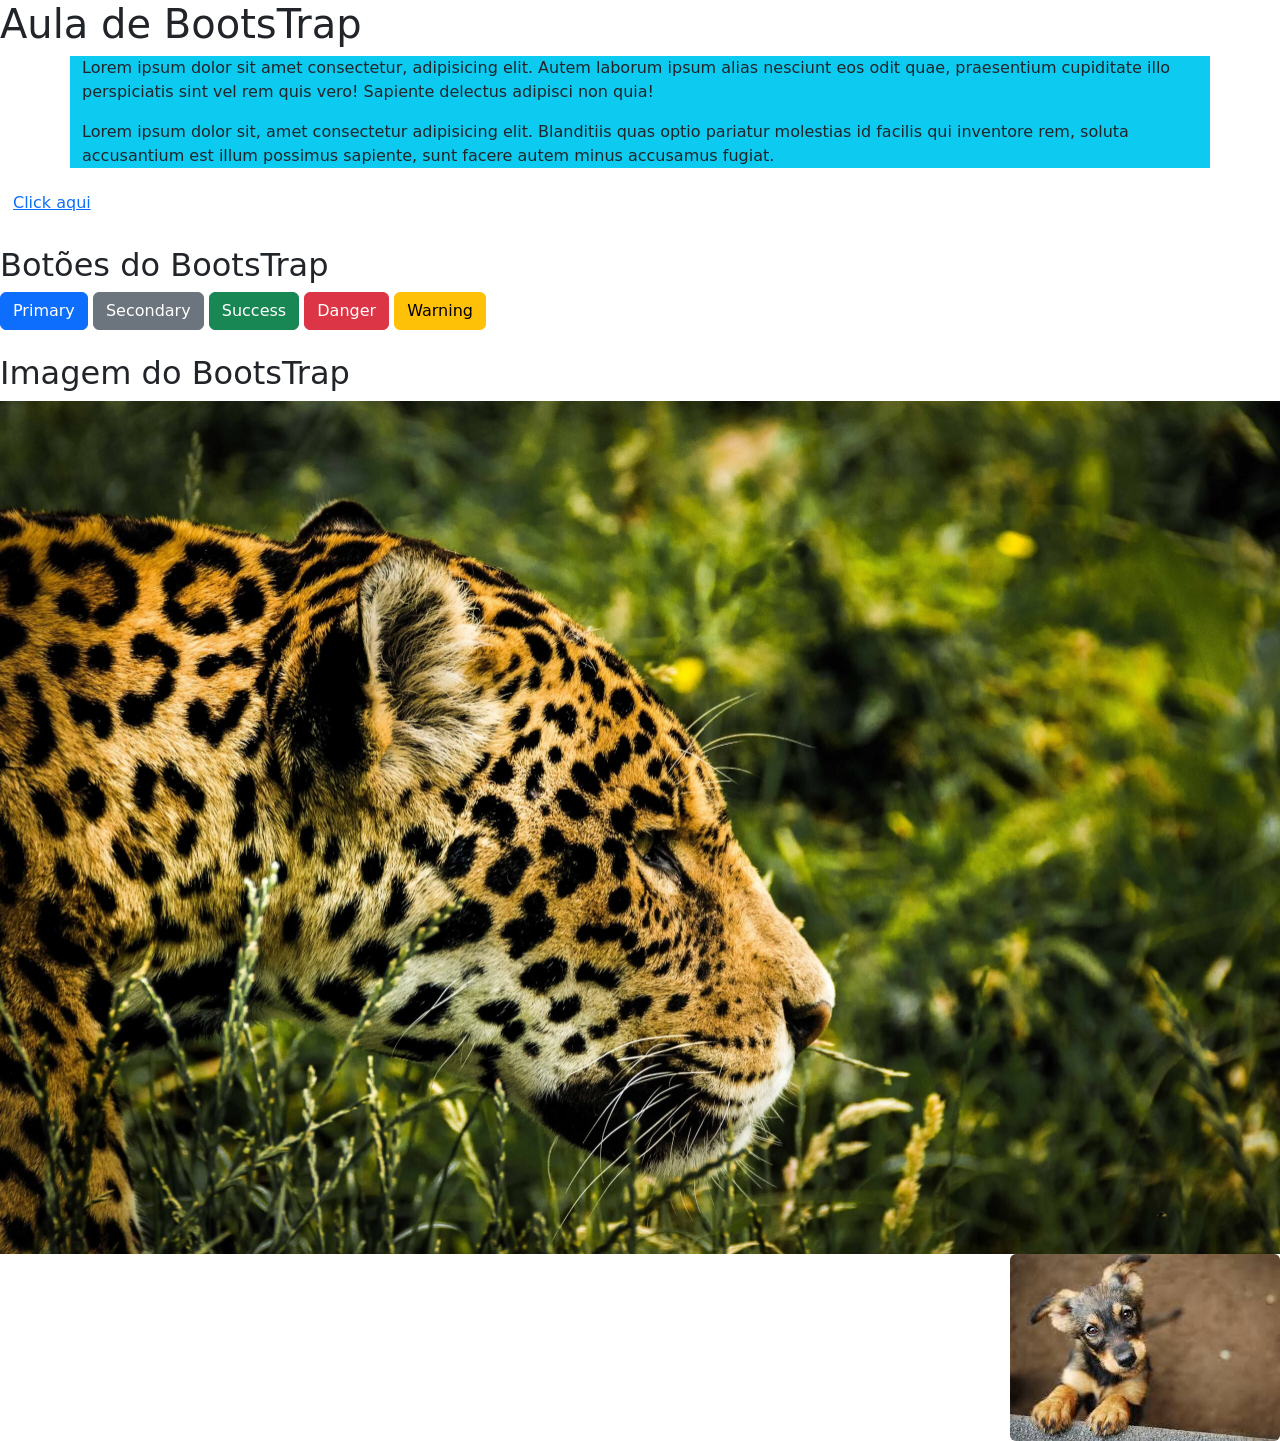
<file: desenvolvimento_web/aula_bootstrap/index.html>
<!DOCTYPE html>
<html lang="pt-br">
<head>
    <meta charset="UTF-8">
    <meta name="viewport" content="width=device-width, initial-scale=1.0">
    <link href="https://cdn.jsdelivr.net/npm/bootstrap@5.3.8/dist/css/bootstrap.min.css" rel="stylesheet" integrity="sha384-sRIl4kxILFvY47J16cr9ZwB07vP4J8+LH7qKQnuqkuIAvNWLzeN8tE5YBujZqJLB" crossorigin="anonymous">
    
    <title>Trabalhando com BootsTrap</title>
</head>
<body>
    <h1>Aula de BootsTrap</h1>

    
    <div class="container-sm bg-info">
        <p>Lorem ipsum dolor sit amet consectetur, adipisicing elit. Autem laborum ipsum alias nesciunt eos odit quae, praesentium cupiditate illo perspiciatis sint vel rem quis vero! Sapiente delectus adipisci non quia!</p>

        
        <p>Lorem ipsum dolor sit, amet consectetur adipisicing elit. Blanditiis quas optio pariatur molestias id facilis qui inventore rem, soluta accusantium est illum possimus sapiente, sunt facere autem minus accusamus fugiat.</p>

    </div>

    <button type="button" class="btn btn-link">Click aqui</button>
    <!-- <a href="#">Clique aqui</a> --> <br><br>



    <h2>Botões do BootsTrap</h2>

    <button type="button" class="btn btn-primary">Primary</button>

    <button type="button" class="btn btn-secondary">Secondary</button>

    <button type="button" class="btn btn-success">Success</button>

    <button type="button" class="btn btn-danger">Danger</button>

    <button type="button" class="btn btn-warning">Warning</button>

    <br><br>

    <h2>Imagem do BootsTrap</h2>
    <img src="imagem/onca.jpg" class="img-fluid" alt="...">

    <img src="imagem/dog.jpg" class="rounded float-end" alt="...">


    <script src="https://cdn.jsdelivr.net/npm/bootstrap@5.3.8/dist/js/bootstrap.bundle.min.js" integrity="sha384-FKyoEForCGlyvwx9Hj09JcYn3nv7wiPVlz7YYwJrWVcXK/BmnVDxM+D2scQbITxI" crossorigin="anonymous"></script>
</body>
</html>
</file>
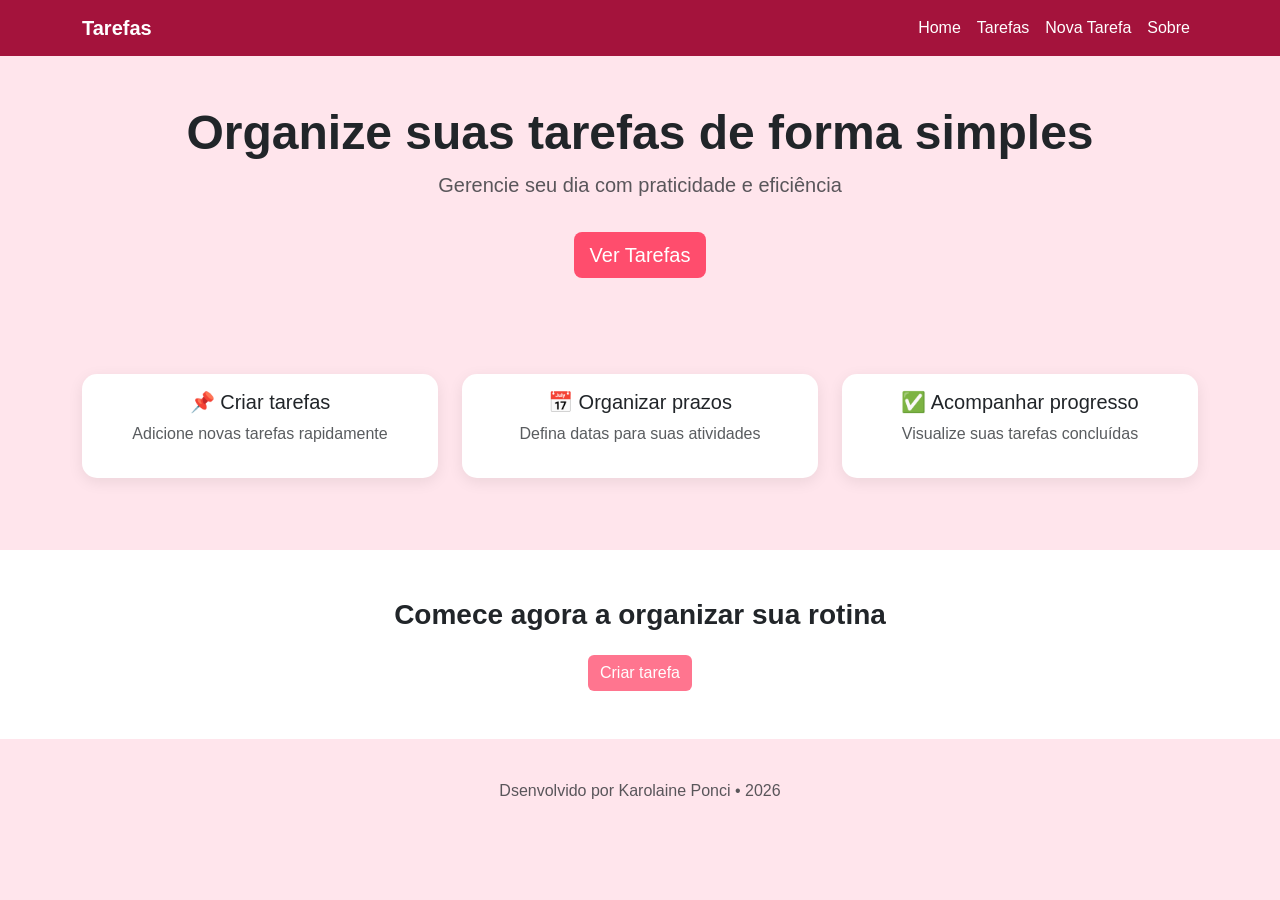
<file: desenvolvimento_web/sistema_de_tarefas/index.html>
<!DOCTYPE html>
<html lang="pt-br">
<head>
    <meta charset="UTF-8">
    <meta name="viewport" content="width=device-width, initial-scale=1.0">
    <title>Sistema de Tarefas</title>

    <link href="https://cdn.jsdelivr.net/npm/bootstrap@5.3.2/dist/css/bootstrap.min.css" rel="stylesheet">

    <link rel="stylesheet" href="css/style.css">

</head>

<body>
    <nav class="navbar navbar-expand-lg">
        <div class="container">
            <a class="navbar-brand text-white fw-bold" href="">Tarefas</a>
            <button class="navbar-toggler bg-light" type="button" data-bs-toggle="collapse" data-bs-target="#menu">
                <span class="navbar-toggler-icon"></span>
            </button>

            <div class="collapse navbar-collapse" id="menu">
                <ul class="navbar-nav ms-auto" >
                    <li class="nav-item"><a class="nav-link" href="">Home</a></li>
                    <li class="nav-item"><a class="nav-link" href="tarefas.html">Tarefas</a></li>
                    <li class="nav-item"><a class="nav-link" href="cadastro.html">Nova Tarefa</a></li>
                    <li class="nav-item"><a class="nav-link" href="">Sobre</a></li>
                </ul>
            </div>
        </div>
    </nav>

    <section class="text-center py-5">
        <div class="container">
            <h1 class="display-5 fw-bold text-dark">
                Organize suas tarefas de forma simples
            </h1>
            <p class="lead text-muted">
                Gerencie seu dia com praticidade e eficiência
            </p>
            <a href="#" class="btn btn-primary btn-lg mt-3" href="#">Ver Tarefas</a>
        </div>
    </section>

    <section class="py-5">
        <div class="container">
            <div class="row text-center">

                <div class="col-md-4 mb-4">
                    <div class="card p-3 h-100">
                        <h5>📌 Criar tarefas</h5>
                        <p class="text-muted">Adicione novas tarefas rapidamente</p>
                    </div>
                </div>

                <div class="col-md-4 mb-4">
                    <div class="card p-3 h-100">
                        <h5>📅 Organizar prazos</h5>
                        <p class="text-muted">Defina datas para suas atividades</p>
                    </div>
                </div>

                <div class="col-md-4 mb-4">
                    <div class="card p-3 h-100">
                        <h5>✅ Acompanhar progresso</h5>
                        <p class="text-muted">Visualize suas tarefas concluídas</p>
                    </div>
                </div>

            </div>
        </div>
    </section>

    <section  class="text-center py-5 bg-white">
        <div class="container">
            <h3 class="fw-bold">Comece agora a organizar sua rotina</h3>
            <a href="cadastro.html" class="btn btn-warning mt-3">Criar tarefa</a>
        </div>
    </section>

    <footer class="text-center py-3 mt-4">
        <p class="text-muted mb-0">
            Dsenvolvido por Karolaine Ponci • 2026
        </p>
    </footer>

    <script src="https://cdn.jsdelivr.net/npm/bootstrap@5.3.2/dist/js/bootstrap.bundle.min.js"></script>
</body>
</html>
</file>
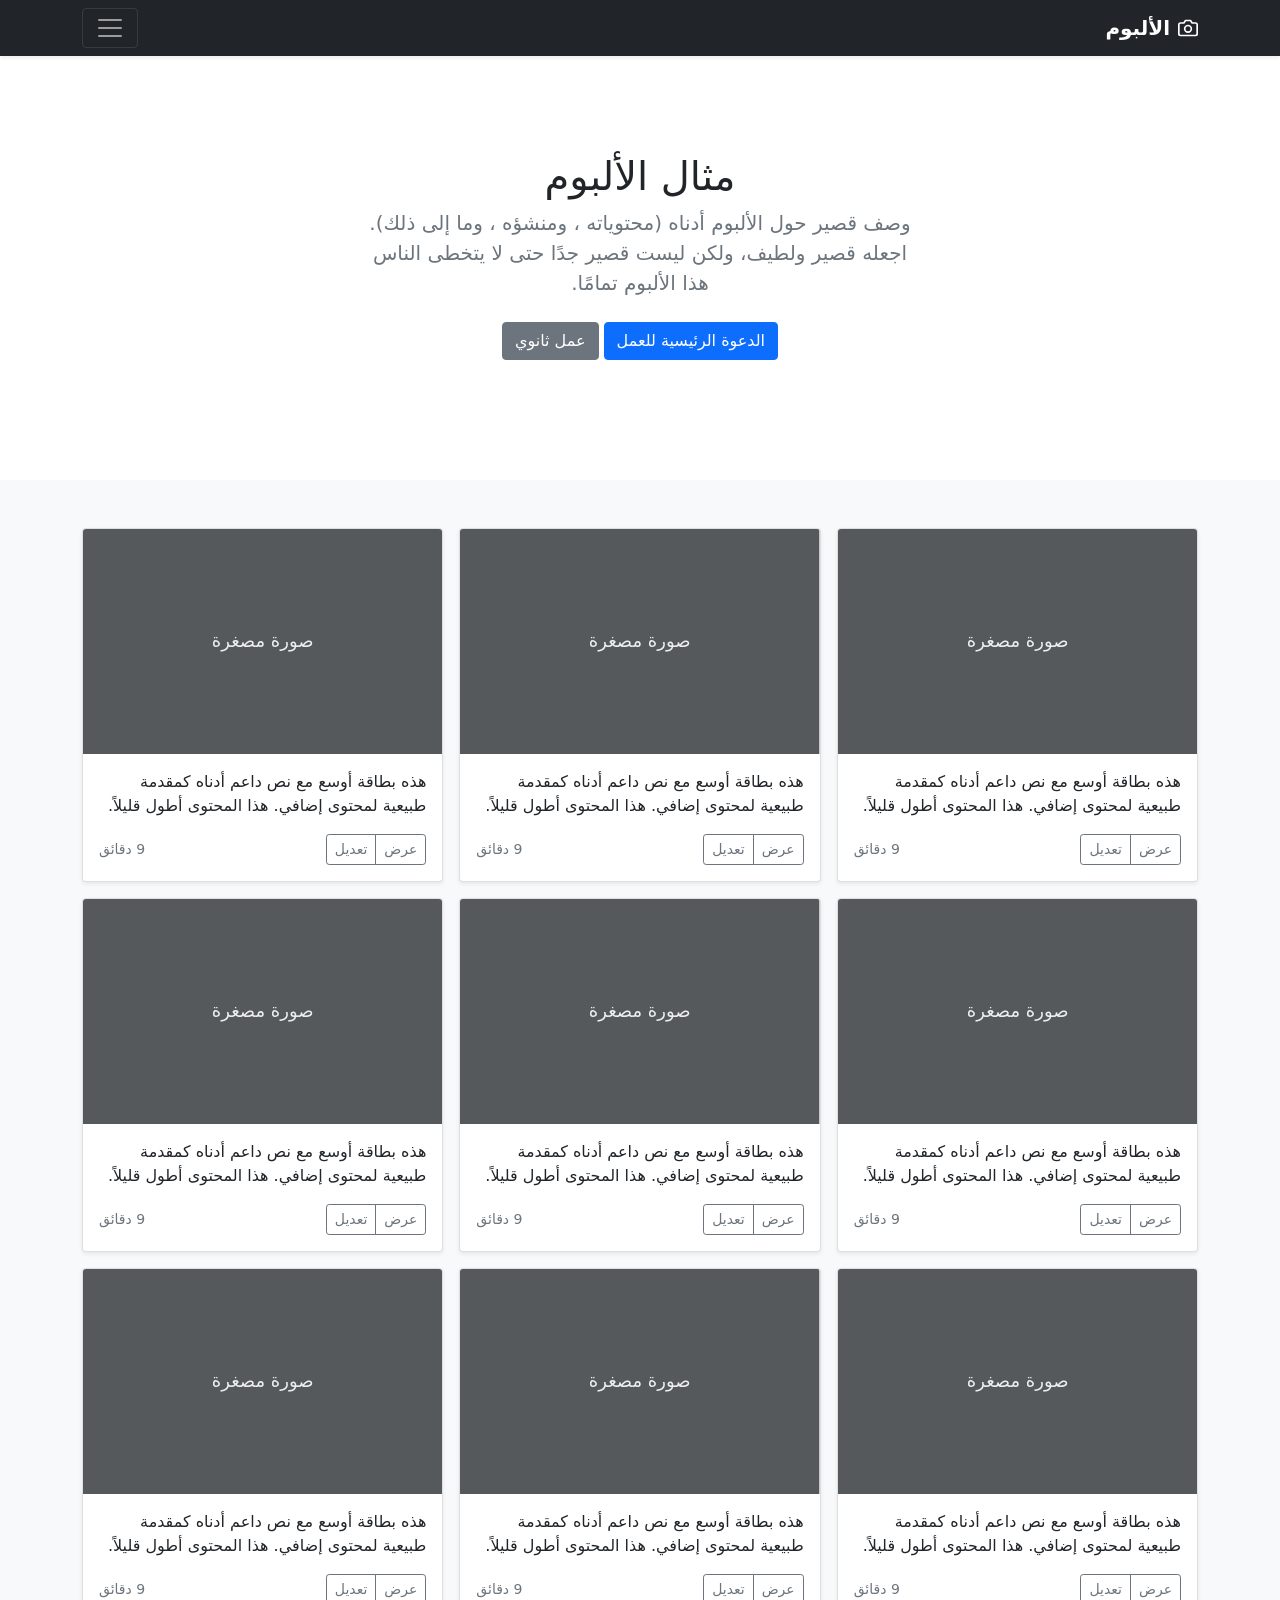
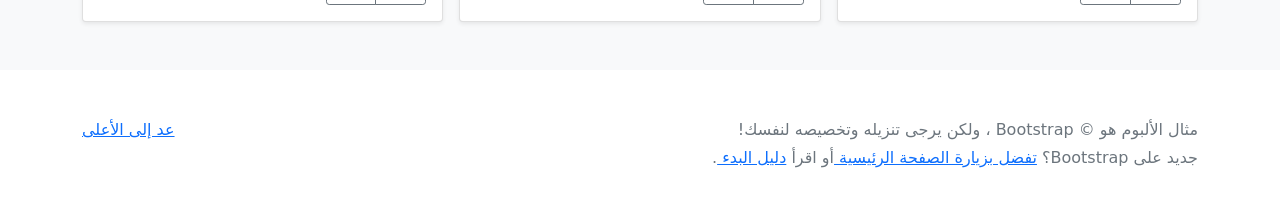
<file: desenvolvimento_web/projeto_bootstrap/bootstrap-5.0.2-examples/bootstrap-5.0.2-examples/album-rtl/index.html>
<!doctype html>
<html lang="ar" dir="rtl">
  <head>
    <meta charset="utf-8">
    <meta name="viewport" content="width=device-width, initial-scale=1">
    <meta name="description" content="">
    <meta name="author" content="Mark Otto, Jacob Thornton, and Bootstrap contributors">
    <meta name="generator" content="Hugo 0.84.0">
    <title>مثال الألبوم · Bootstrap v5.0</title>

    <link rel="canonical" href="https://getbootstrap.com/docs/5.0/examples/album-rtl/">

    

    <!-- Bootstrap core CSS -->
<link href="../assets/dist/css/bootstrap.rtl.min.css" rel="stylesheet">

    <style>
      .bd-placeholder-img {
        font-size: 1.125rem;
        text-anchor: middle;
        -webkit-user-select: none;
        -moz-user-select: none;
        user-select: none;
      }

      @media (min-width: 768px) {
        .bd-placeholder-img-lg {
          font-size: 3.5rem;
        }
      }
    </style>

    
  </head>
  <body>
    
<header>
  <div class="collapse bg-dark" id="navbarHeader">
    <div class="container">
      <div class="row">
        <div class="col-sm-8 col-md-7 py-4">
          <h4 class="text-white">حول</h4>
          <p class="text-muted">أضف بعض المعلومات حول الألبوم، المؤلف، أو أي سياق خلفية آخر. اجعلها بضع جمل حتى يتمكن الزوار من التقاط بعض التلميحات المفيدة. ثم اربطها ببعض مواقع التواصل الاجتماعي أو معلومات الاتصال.</p>
        </div>
        <div class="col-sm-4 offset-md-1 py-4">
          <h4 class="text-white">تواصل معي</h4>
          <ul class="list-unstyled">
            <li><a href="#" class="text-white">تابعني على تويتر</a></li>
            <li><a href="#" class="text-white">شاركني الإعجاب في فيسبوك</a></li>
            <li><a href="#" class="text-white">راسلني على البريد الإلكتروني</a></li>
          </ul>
        </div>
      </div>
    </div>
  </div>
  <div class="navbar navbar-dark bg-dark shadow-sm">
    <div class="container">
      <a href="#" class="navbar-brand d-flex align-items-center">
        <svg xmlns="http://www.w3.org/2000/svg" width="20" height="20" fill="none" stroke="currentColor" stroke-linecap="round" stroke-linejoin="round" stroke-width="2" aria-hidden="true" class="me-2" viewBox="0 0 24 24"><path d="M23 19a2 2 0 0 1-2 2H3a2 2 0 0 1-2-2V8a2 2 0 0 1 2-2h4l2-3h6l2 3h4a2 2 0 0 1 2 2z"/><circle cx="12" cy="13" r="4"/></svg>
        <strong>الألبوم</strong>
      </a>
      <button class="navbar-toggler" type="button" data-bs-toggle="collapse" data-bs-target="#navbarHeader" aria-controls="navbarHeader" aria-expanded="false" aria-label="تبديل التنقل">
        <span class="navbar-toggler-icon"></span>
      </button>
    </div>
  </div>
</header>

<main>

  <section class="py-5 text-center container">
    <div class="row py-lg-5">
      <div class="col-lg-6 col-md-8 mx-auto">
        <h1 class="fw-light">مثال الألبوم</h1>
        <p class="lead text-muted">وصف قصير حول الألبوم أدناه (محتوياته ، ومنشؤه ، وما إلى ذلك). اجعله قصير ولطيف، ولكن ليست قصير جدًا حتى لا يتخطى الناس هذا الألبوم تمامًا.</p>
        <p>
          <a href="#" class="btn btn-primary my-2">الدعوة الرئيسية للعمل</a>
          <a href="#" class="btn btn-secondary my-2">عمل ثانوي</a>
        </p>
      </div>
    </div>
  </section>

  <div class="album py-5 bg-light">
    <div class="container">

      <div class="row row-cols-1 row-cols-sm-2 row-cols-md-3 g-3">
        <div class="col">
          <div class="card shadow-sm">
            <svg class="bd-placeholder-img card-img-top" width="100%" height="225" xmlns="http://www.w3.org/2000/svg" role="img" aria-label="Placeholder: صورة مصغرة" preserveAspectRatio="xMidYMid slice" focusable="false"><title>Placeholder</title><rect width="100%" height="100%" fill="#55595c"/><text x="50%" y="50%" fill="#eceeef" dy=".3em">صورة مصغرة</text></svg>

            <div class="card-body">
              <p class="card-text">هذه بطاقة أوسع مع نص داعم أدناه كمقدمة طبيعية لمحتوى إضافي. هذا المحتوى أطول قليلاً.</p>
              <div class="d-flex justify-content-between align-items-center">
                <div class="btn-group">
                  <button type="button" class="btn btn-sm btn-outline-secondary">عرض</button>
                  <button type="button" class="btn btn-sm btn-outline-secondary">تعديل</button>
                </div>
                <small class="text-muted">9 دقائق</small>
              </div>
            </div>
          </div>
        </div>
        <div class="col">
          <div class="card shadow-sm">
            <svg class="bd-placeholder-img card-img-top" width="100%" height="225" xmlns="http://www.w3.org/2000/svg" role="img" aria-label="Placeholder: صورة مصغرة" preserveAspectRatio="xMidYMid slice" focusable="false"><title>Placeholder</title><rect width="100%" height="100%" fill="#55595c"/><text x="50%" y="50%" fill="#eceeef" dy=".3em">صورة مصغرة</text></svg>

            <div class="card-body">
              <p class="card-text">هذه بطاقة أوسع مع نص داعم أدناه كمقدمة طبيعية لمحتوى إضافي. هذا المحتوى أطول قليلاً.</p>
              <div class="d-flex justify-content-between align-items-center">
                <div class="btn-group">
                  <button type="button" class="btn btn-sm btn-outline-secondary">عرض</button>
                  <button type="button" class="btn btn-sm btn-outline-secondary">تعديل</button>
                </div>
                <small class="text-muted">9 دقائق</small>
              </div>
            </div>
          </div>
        </div>
        <div class="col">
          <div class="card shadow-sm">
            <svg class="bd-placeholder-img card-img-top" width="100%" height="225" xmlns="http://www.w3.org/2000/svg" role="img" aria-label="Placeholder: صورة مصغرة" preserveAspectRatio="xMidYMid slice" focusable="false"><title>Placeholder</title><rect width="100%" height="100%" fill="#55595c"/><text x="50%" y="50%" fill="#eceeef" dy=".3em">صورة مصغرة</text></svg>

            <div class="card-body">
              <p class="card-text">هذه بطاقة أوسع مع نص داعم أدناه كمقدمة طبيعية لمحتوى إضافي. هذا المحتوى أطول قليلاً.</p>
              <div class="d-flex justify-content-between align-items-center">
                <div class="btn-group">
                  <button type="button" class="btn btn-sm btn-outline-secondary">عرض</button>
                  <button type="button" class="btn btn-sm btn-outline-secondary">تعديل</button>
                </div>
                <small class="text-muted">9 دقائق</small>
              </div>
            </div>
          </div>
        </div>

        <div class="col">
          <div class="card shadow-sm">
            <svg class="bd-placeholder-img card-img-top" width="100%" height="225" xmlns="http://www.w3.org/2000/svg" role="img" aria-label="Placeholder: صورة مصغرة" preserveAspectRatio="xMidYMid slice" focusable="false"><title>Placeholder</title><rect width="100%" height="100%" fill="#55595c"/><text x="50%" y="50%" fill="#eceeef" dy=".3em">صورة مصغرة</text></svg>

            <div class="card-body">
              <p class="card-text">هذه بطاقة أوسع مع نص داعم أدناه كمقدمة طبيعية لمحتوى إضافي. هذا المحتوى أطول قليلاً.</p>
              <div class="d-flex justify-content-between align-items-center">
                <div class="btn-group">
                  <button type="button" class="btn btn-sm btn-outline-secondary">عرض</button>
                  <button type="button" class="btn btn-sm btn-outline-secondary">تعديل</button>
                </div>
                <small class="text-muted">9 دقائق</small>
              </div>
            </div>
          </div>
        </div>
        <div class="col">
          <div class="card shadow-sm">
            <svg class="bd-placeholder-img card-img-top" width="100%" height="225" xmlns="http://www.w3.org/2000/svg" role="img" aria-label="Placeholder: صورة مصغرة" preserveAspectRatio="xMidYMid slice" focusable="false"><title>Placeholder</title><rect width="100%" height="100%" fill="#55595c"/><text x="50%" y="50%" fill="#eceeef" dy=".3em">صورة مصغرة</text></svg>

            <div class="card-body">
              <p class="card-text">هذه بطاقة أوسع مع نص داعم أدناه كمقدمة طبيعية لمحتوى إضافي. هذا المحتوى أطول قليلاً.</p>
              <div class="d-flex justify-content-between align-items-center">
                <div class="btn-group">
                  <button type="button" class="btn btn-sm btn-outline-secondary">عرض</button>
                  <button type="button" class="btn btn-sm btn-outline-secondary">تعديل</button>
                </div>
                <small class="text-muted">9 دقائق</small>
              </div>
            </div>
          </div>
        </div>
        <div class="col">
          <div class="card shadow-sm">
            <svg class="bd-placeholder-img card-img-top" width="100%" height="225" xmlns="http://www.w3.org/2000/svg" role="img" aria-label="Placeholder: صورة مصغرة" preserveAspectRatio="xMidYMid slice" focusable="false"><title>Placeholder</title><rect width="100%" height="100%" fill="#55595c"/><text x="50%" y="50%" fill="#eceeef" dy=".3em">صورة مصغرة</text></svg>

            <div class="card-body">
              <p class="card-text">هذه بطاقة أوسع مع نص داعم أدناه كمقدمة طبيعية لمحتوى إضافي. هذا المحتوى أطول قليلاً.</p>
              <div class="d-flex justify-content-between align-items-center">
                <div class="btn-group">
                  <button type="button" class="btn btn-sm btn-outline-secondary">عرض</button>
                  <button type="button" class="btn btn-sm btn-outline-secondary">تعديل</button>
                </div>
                <small class="text-muted">9 دقائق</small>
              </div>
            </div>
          </div>
        </div>

        <div class="col">
          <div class="card shadow-sm">
            <svg class="bd-placeholder-img card-img-top" width="100%" height="225" xmlns="http://www.w3.org/2000/svg" role="img" aria-label="Placeholder: صورة مصغرة" preserveAspectRatio="xMidYMid slice" focusable="false"><title>Placeholder</title><rect width="100%" height="100%" fill="#55595c"/><text x="50%" y="50%" fill="#eceeef" dy=".3em">صورة مصغرة</text></svg>

            <div class="card-body">
              <p class="card-text">هذه بطاقة أوسع مع نص داعم أدناه كمقدمة طبيعية لمحتوى إضافي. هذا المحتوى أطول قليلاً.</p>
              <div class="d-flex justify-content-between align-items-center">
                <div class="btn-group">
                  <button type="button" class="btn btn-sm btn-outline-secondary">عرض</button>
                  <button type="button" class="btn btn-sm btn-outline-secondary">تعديل</button>
                </div>
                <small class="text-muted">9 دقائق</small>
              </div>
            </div>
          </div>
        </div>
        <div class="col">
          <div class="card shadow-sm">
            <svg class="bd-placeholder-img card-img-top" width="100%" height="225" xmlns="http://www.w3.org/2000/svg" role="img" aria-label="Placeholder: صورة مصغرة" preserveAspectRatio="xMidYMid slice" focusable="false"><title>Placeholder</title><rect width="100%" height="100%" fill="#55595c"/><text x="50%" y="50%" fill="#eceeef" dy=".3em">صورة مصغرة</text></svg>

            <div class="card-body">
              <p class="card-text">هذه بطاقة أوسع مع نص داعم أدناه كمقدمة طبيعية لمحتوى إضافي. هذا المحتوى أطول قليلاً.</p>
              <div class="d-flex justify-content-between align-items-center">
                <div class="btn-group">
                  <button type="button" class="btn btn-sm btn-outline-secondary">عرض</button>
                  <button type="button" class="btn btn-sm btn-outline-secondary">تعديل</button>
                </div>
                <small class="text-muted">9 دقائق</small>
              </div>
            </div>
          </div>
        </div>
        <div class="col">
          <div class="card shadow-sm">
            <svg class="bd-placeholder-img card-img-top" width="100%" height="225" xmlns="http://www.w3.org/2000/svg" role="img" aria-label="Placeholder: صورة مصغرة" preserveAspectRatio="xMidYMid slice" focusable="false"><title>Placeholder</title><rect width="100%" height="100%" fill="#55595c"/><text x="50%" y="50%" fill="#eceeef" dy=".3em">صورة مصغرة</text></svg>

            <div class="card-body">
              <p class="card-text">هذه بطاقة أوسع مع نص داعم أدناه كمقدمة طبيعية لمحتوى إضافي. هذا المحتوى أطول قليلاً.</p>
              <div class="d-flex justify-content-between align-items-center">
                <div class="btn-group">
                  <button type="button" class="btn btn-sm btn-outline-secondary">عرض</button>
                  <button type="button" class="btn btn-sm btn-outline-secondary">تعديل</button>
                </div>
                <small class="text-muted">9 دقائق</small>
              </div>
            </div>
          </div>
        </div>
      </div>
    </div>
  </div>

</main>

<footer class="text-muted py-5">
  <div class="container">
    <p class="float-end mb-1">
      <a href="#">عد إلى الأعلى</a>
    </p>
    <p class="mb-1">مثال الألبوم هو © Bootstrap ، ولكن يرجى تنزيله وتخصيصه لنفسك!</p>
    <p class="mb-0">جديد على Bootstrap؟ <a href="/"> تفضل بزيارة الصفحة الرئيسية </a> أو اقرأ <a href="../getting-started/introduction/ "> دليل البدء </a>.</p>
  </div>
</footer>


    <script src="../assets/dist/js/bootstrap.bundle.min.js"></script>

      
  </body>
</html>
</file>
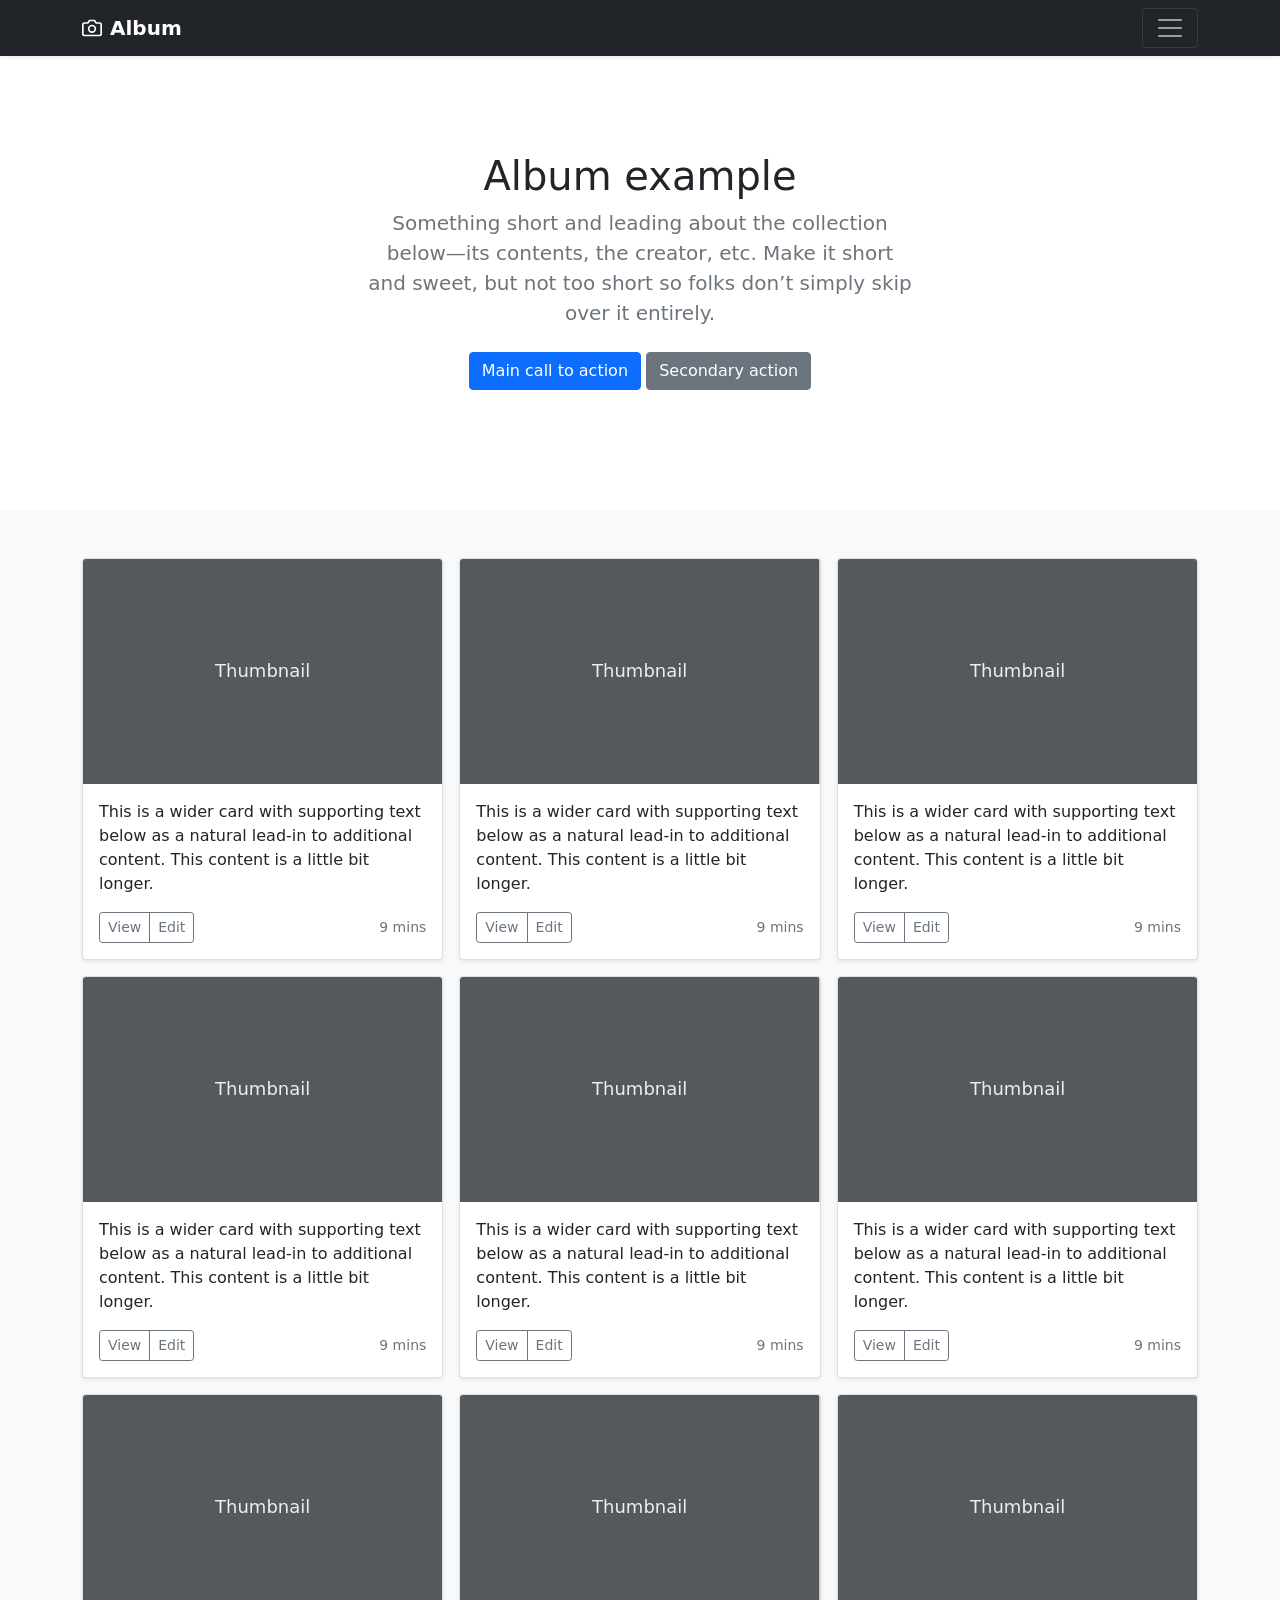
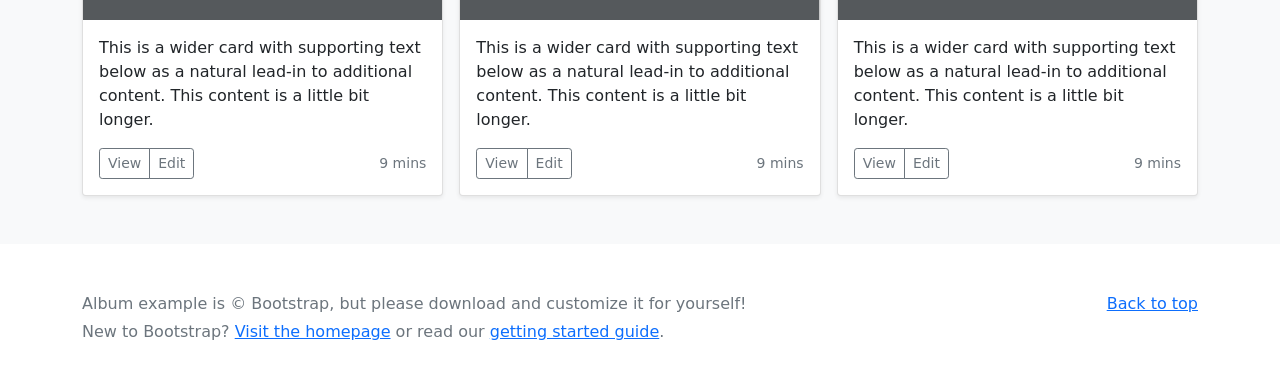
<file: desenvolvimento_web/projeto_bootstrap/bootstrap-5.0.2-examples/bootstrap-5.0.2-examples/album/index.html>
<!doctype html>
<html lang="en">
  <head>
    <meta charset="utf-8">
    <meta name="viewport" content="width=device-width, initial-scale=1">
    <meta name="description" content="">
    <meta name="author" content="Mark Otto, Jacob Thornton, and Bootstrap contributors">
    <meta name="generator" content="Hugo 0.84.0">
    <title>Album example · Bootstrap v5.0</title>

    <link rel="canonical" href="https://getbootstrap.com/docs/5.0/examples/album/">

    

    <!-- Bootstrap core CSS -->
<link href="../assets/dist/css/bootstrap.min.css" rel="stylesheet">

    <style>
      .bd-placeholder-img {
        font-size: 1.125rem;
        text-anchor: middle;
        -webkit-user-select: none;
        -moz-user-select: none;
        user-select: none;
      }

      @media (min-width: 768px) {
        .bd-placeholder-img-lg {
          font-size: 3.5rem;
        }
      }
    </style>

    
  </head>
  <body>
    
<header>
  <div class="collapse bg-dark" id="navbarHeader">
    <div class="container">
      <div class="row">
        <div class="col-sm-8 col-md-7 py-4">
          <h4 class="text-white">About</h4>
          <p class="text-muted">Add some information about the album below, the author, or any other background context. Make it a few sentences long so folks can pick up some informative tidbits. Then, link them off to some social networking sites or contact information.</p>
        </div>
        <div class="col-sm-4 offset-md-1 py-4">
          <h4 class="text-white">Contact</h4>
          <ul class="list-unstyled">
            <li><a href="#" class="text-white">Follow on Twitter</a></li>
            <li><a href="#" class="text-white">Like on Facebook</a></li>
            <li><a href="#" class="text-white">Email me</a></li>
          </ul>
        </div>
      </div>
    </div>
  </div>
  <div class="navbar navbar-dark bg-dark shadow-sm">
    <div class="container">
      <a href="#" class="navbar-brand d-flex align-items-center">
        <svg xmlns="http://www.w3.org/2000/svg" width="20" height="20" fill="none" stroke="currentColor" stroke-linecap="round" stroke-linejoin="round" stroke-width="2" aria-hidden="true" class="me-2" viewBox="0 0 24 24"><path d="M23 19a2 2 0 0 1-2 2H3a2 2 0 0 1-2-2V8a2 2 0 0 1 2-2h4l2-3h6l2 3h4a2 2 0 0 1 2 2z"/><circle cx="12" cy="13" r="4"/></svg>
        <strong>Album</strong>
      </a>
      <button class="navbar-toggler" type="button" data-bs-toggle="collapse" data-bs-target="#navbarHeader" aria-controls="navbarHeader" aria-expanded="false" aria-label="Toggle navigation">
        <span class="navbar-toggler-icon"></span>
      </button>
    </div>
  </div>
</header>

<main>

  <section class="py-5 text-center container">
    <div class="row py-lg-5">
      <div class="col-lg-6 col-md-8 mx-auto">
        <h1 class="fw-light">Album example</h1>
        <p class="lead text-muted">Something short and leading about the collection below—its contents, the creator, etc. Make it short and sweet, but not too short so folks don’t simply skip over it entirely.</p>
        <p>
          <a href="#" class="btn btn-primary my-2">Main call to action</a>
          <a href="#" class="btn btn-secondary my-2">Secondary action</a>
        </p>
      </div>
    </div>
  </section>

  <div class="album py-5 bg-light">
    <div class="container">

      <div class="row row-cols-1 row-cols-sm-2 row-cols-md-3 g-3">
        <div class="col">
          <div class="card shadow-sm">
            <svg class="bd-placeholder-img card-img-top" width="100%" height="225" xmlns="http://www.w3.org/2000/svg" role="img" aria-label="Placeholder: Thumbnail" preserveAspectRatio="xMidYMid slice" focusable="false"><title>Placeholder</title><rect width="100%" height="100%" fill="#55595c"/><text x="50%" y="50%" fill="#eceeef" dy=".3em">Thumbnail</text></svg>

            <div class="card-body">
              <p class="card-text">This is a wider card with supporting text below as a natural lead-in to additional content. This content is a little bit longer.</p>
              <div class="d-flex justify-content-between align-items-center">
                <div class="btn-group">
                  <button type="button" class="btn btn-sm btn-outline-secondary">View</button>
                  <button type="button" class="btn btn-sm btn-outline-secondary">Edit</button>
                </div>
                <small class="text-muted">9 mins</small>
              </div>
            </div>
          </div>
        </div>
        <div class="col">
          <div class="card shadow-sm">
            <svg class="bd-placeholder-img card-img-top" width="100%" height="225" xmlns="http://www.w3.org/2000/svg" role="img" aria-label="Placeholder: Thumbnail" preserveAspectRatio="xMidYMid slice" focusable="false"><title>Placeholder</title><rect width="100%" height="100%" fill="#55595c"/><text x="50%" y="50%" fill="#eceeef" dy=".3em">Thumbnail</text></svg>

            <div class="card-body">
              <p class="card-text">This is a wider card with supporting text below as a natural lead-in to additional content. This content is a little bit longer.</p>
              <div class="d-flex justify-content-between align-items-center">
                <div class="btn-group">
                  <button type="button" class="btn btn-sm btn-outline-secondary">View</button>
                  <button type="button" class="btn btn-sm btn-outline-secondary">Edit</button>
                </div>
                <small class="text-muted">9 mins</small>
              </div>
            </div>
          </div>
        </div>
        <div class="col">
          <div class="card shadow-sm">
            <svg class="bd-placeholder-img card-img-top" width="100%" height="225" xmlns="http://www.w3.org/2000/svg" role="img" aria-label="Placeholder: Thumbnail" preserveAspectRatio="xMidYMid slice" focusable="false"><title>Placeholder</title><rect width="100%" height="100%" fill="#55595c"/><text x="50%" y="50%" fill="#eceeef" dy=".3em">Thumbnail</text></svg>

            <div class="card-body">
              <p class="card-text">This is a wider card with supporting text below as a natural lead-in to additional content. This content is a little bit longer.</p>
              <div class="d-flex justify-content-between align-items-center">
                <div class="btn-group">
                  <button type="button" class="btn btn-sm btn-outline-secondary">View</button>
                  <button type="button" class="btn btn-sm btn-outline-secondary">Edit</button>
                </div>
                <small class="text-muted">9 mins</small>
              </div>
            </div>
          </div>
        </div>

        <div class="col">
          <div class="card shadow-sm">
            <svg class="bd-placeholder-img card-img-top" width="100%" height="225" xmlns="http://www.w3.org/2000/svg" role="img" aria-label="Placeholder: Thumbnail" preserveAspectRatio="xMidYMid slice" focusable="false"><title>Placeholder</title><rect width="100%" height="100%" fill="#55595c"/><text x="50%" y="50%" fill="#eceeef" dy=".3em">Thumbnail</text></svg>

            <div class="card-body">
              <p class="card-text">This is a wider card with supporting text below as a natural lead-in to additional content. This content is a little bit longer.</p>
              <div class="d-flex justify-content-between align-items-center">
                <div class="btn-group">
                  <button type="button" class="btn btn-sm btn-outline-secondary">View</button>
                  <button type="button" class="btn btn-sm btn-outline-secondary">Edit</button>
                </div>
                <small class="text-muted">9 mins</small>
              </div>
            </div>
          </div>
        </div>
        <div class="col">
          <div class="card shadow-sm">
            <svg class="bd-placeholder-img card-img-top" width="100%" height="225" xmlns="http://www.w3.org/2000/svg" role="img" aria-label="Placeholder: Thumbnail" preserveAspectRatio="xMidYMid slice" focusable="false"><title>Placeholder</title><rect width="100%" height="100%" fill="#55595c"/><text x="50%" y="50%" fill="#eceeef" dy=".3em">Thumbnail</text></svg>

            <div class="card-body">
              <p class="card-text">This is a wider card with supporting text below as a natural lead-in to additional content. This content is a little bit longer.</p>
              <div class="d-flex justify-content-between align-items-center">
                <div class="btn-group">
                  <button type="button" class="btn btn-sm btn-outline-secondary">View</button>
                  <button type="button" class="btn btn-sm btn-outline-secondary">Edit</button>
                </div>
                <small class="text-muted">9 mins</small>
              </div>
            </div>
          </div>
        </div>
        <div class="col">
          <div class="card shadow-sm">
            <svg class="bd-placeholder-img card-img-top" width="100%" height="225" xmlns="http://www.w3.org/2000/svg" role="img" aria-label="Placeholder: Thumbnail" preserveAspectRatio="xMidYMid slice" focusable="false"><title>Placeholder</title><rect width="100%" height="100%" fill="#55595c"/><text x="50%" y="50%" fill="#eceeef" dy=".3em">Thumbnail</text></svg>

            <div class="card-body">
              <p class="card-text">This is a wider card with supporting text below as a natural lead-in to additional content. This content is a little bit longer.</p>
              <div class="d-flex justify-content-between align-items-center">
                <div class="btn-group">
                  <button type="button" class="btn btn-sm btn-outline-secondary">View</button>
                  <button type="button" class="btn btn-sm btn-outline-secondary">Edit</button>
                </div>
                <small class="text-muted">9 mins</small>
              </div>
            </div>
          </div>
        </div>

        <div class="col">
          <div class="card shadow-sm">
            <svg class="bd-placeholder-img card-img-top" width="100%" height="225" xmlns="http://www.w3.org/2000/svg" role="img" aria-label="Placeholder: Thumbnail" preserveAspectRatio="xMidYMid slice" focusable="false"><title>Placeholder</title><rect width="100%" height="100%" fill="#55595c"/><text x="50%" y="50%" fill="#eceeef" dy=".3em">Thumbnail</text></svg>

            <div class="card-body">
              <p class="card-text">This is a wider card with supporting text below as a natural lead-in to additional content. This content is a little bit longer.</p>
              <div class="d-flex justify-content-between align-items-center">
                <div class="btn-group">
                  <button type="button" class="btn btn-sm btn-outline-secondary">View</button>
                  <button type="button" class="btn btn-sm btn-outline-secondary">Edit</button>
                </div>
                <small class="text-muted">9 mins</small>
              </div>
            </div>
          </div>
        </div>
        <div class="col">
          <div class="card shadow-sm">
            <svg class="bd-placeholder-img card-img-top" width="100%" height="225" xmlns="http://www.w3.org/2000/svg" role="img" aria-label="Placeholder: Thumbnail" preserveAspectRatio="xMidYMid slice" focusable="false"><title>Placeholder</title><rect width="100%" height="100%" fill="#55595c"/><text x="50%" y="50%" fill="#eceeef" dy=".3em">Thumbnail</text></svg>

            <div class="card-body">
              <p class="card-text">This is a wider card with supporting text below as a natural lead-in to additional content. This content is a little bit longer.</p>
              <div class="d-flex justify-content-between align-items-center">
                <div class="btn-group">
                  <button type="button" class="btn btn-sm btn-outline-secondary">View</button>
                  <button type="button" class="btn btn-sm btn-outline-secondary">Edit</button>
                </div>
                <small class="text-muted">9 mins</small>
              </div>
            </div>
          </div>
        </div>
        <div class="col">
          <div class="card shadow-sm">
            <svg class="bd-placeholder-img card-img-top" width="100%" height="225" xmlns="http://www.w3.org/2000/svg" role="img" aria-label="Placeholder: Thumbnail" preserveAspectRatio="xMidYMid slice" focusable="false"><title>Placeholder</title><rect width="100%" height="100%" fill="#55595c"/><text x="50%" y="50%" fill="#eceeef" dy=".3em">Thumbnail</text></svg>

            <div class="card-body">
              <p class="card-text">This is a wider card with supporting text below as a natural lead-in to additional content. This content is a little bit longer.</p>
              <div class="d-flex justify-content-between align-items-center">
                <div class="btn-group">
                  <button type="button" class="btn btn-sm btn-outline-secondary">View</button>
                  <button type="button" class="btn btn-sm btn-outline-secondary">Edit</button>
                </div>
                <small class="text-muted">9 mins</small>
              </div>
            </div>
          </div>
        </div>
      </div>
    </div>
  </div>

</main>

<footer class="text-muted py-5">
  <div class="container">
    <p class="float-end mb-1">
      <a href="#">Back to top</a>
    </p>
    <p class="mb-1">Album example is &copy; Bootstrap, but please download and customize it for yourself!</p>
    <p class="mb-0">New to Bootstrap? <a href="/">Visit the homepage</a> or read our <a href="../getting-started/introduction/">getting started guide</a>.</p>
  </div>
</footer>


    <script src="../assets/dist/js/bootstrap.bundle.min.js"></script>

      
  </body>
</html>
</file>
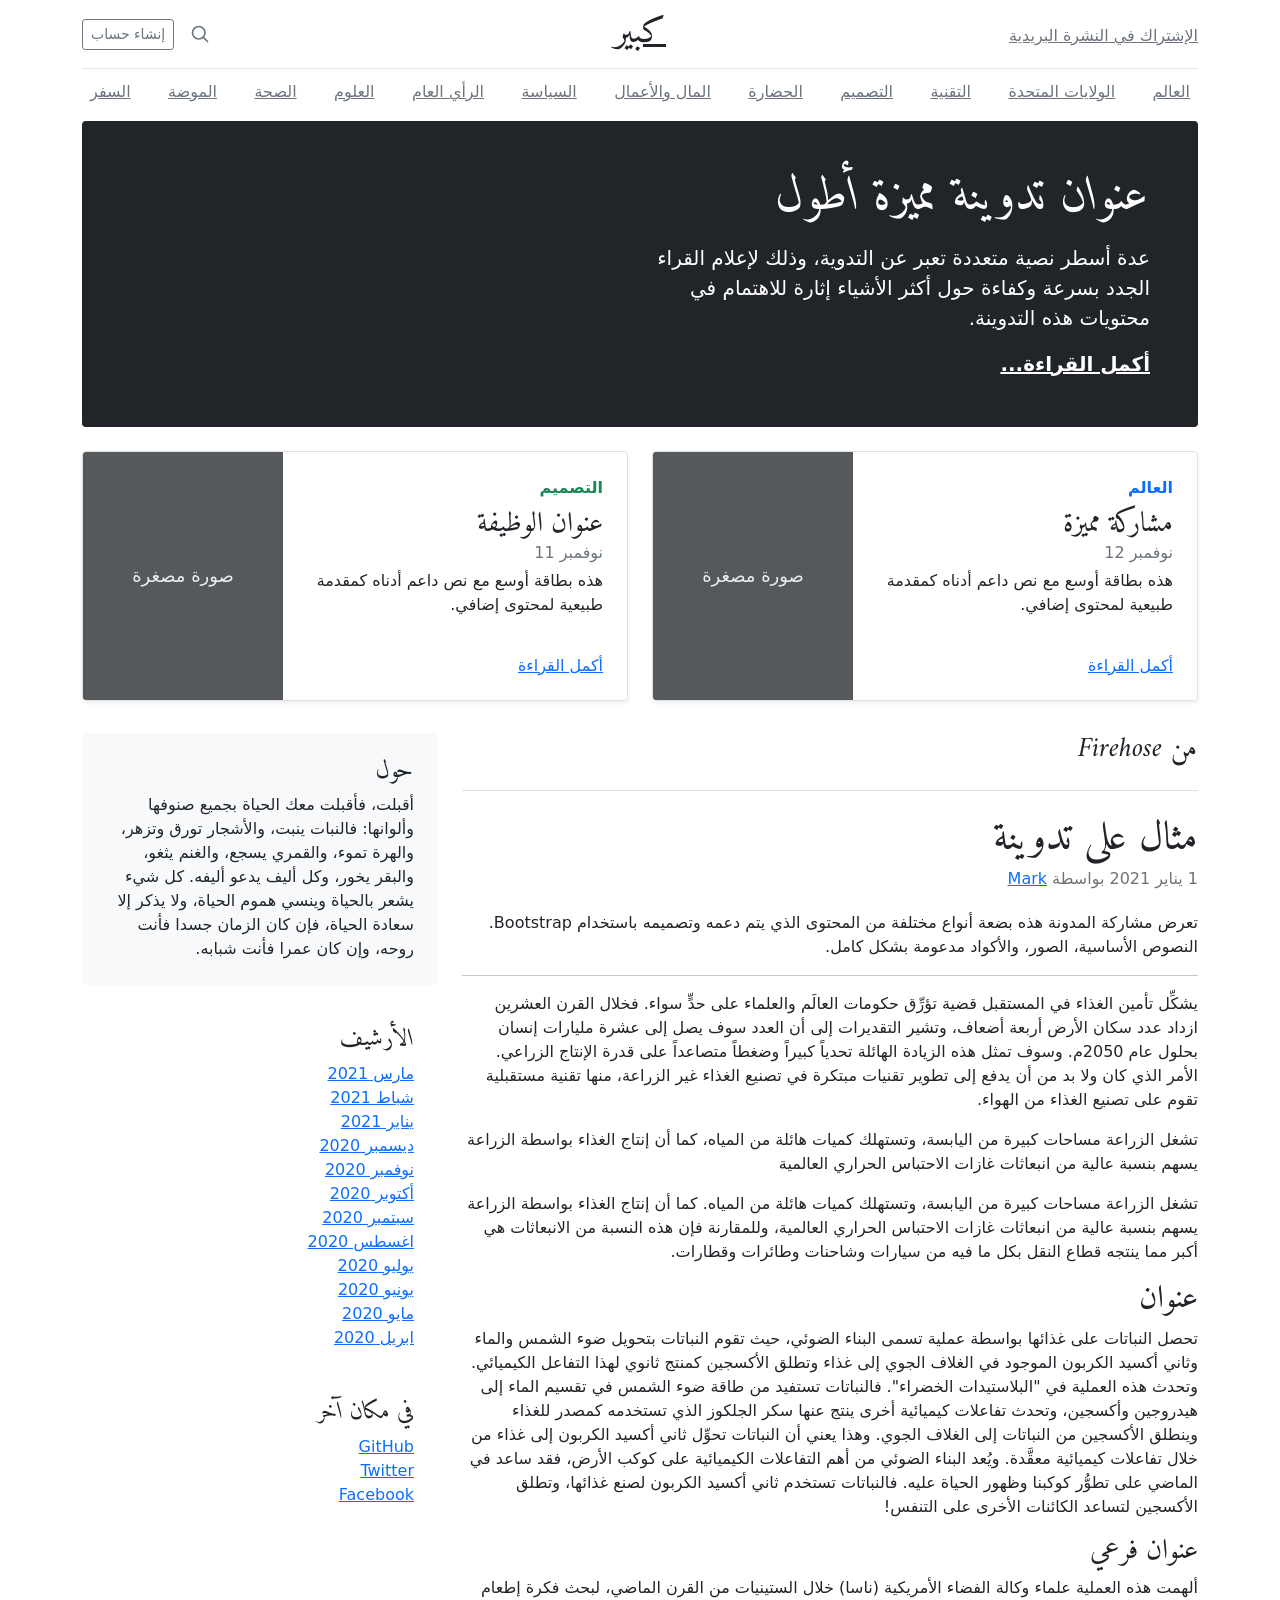
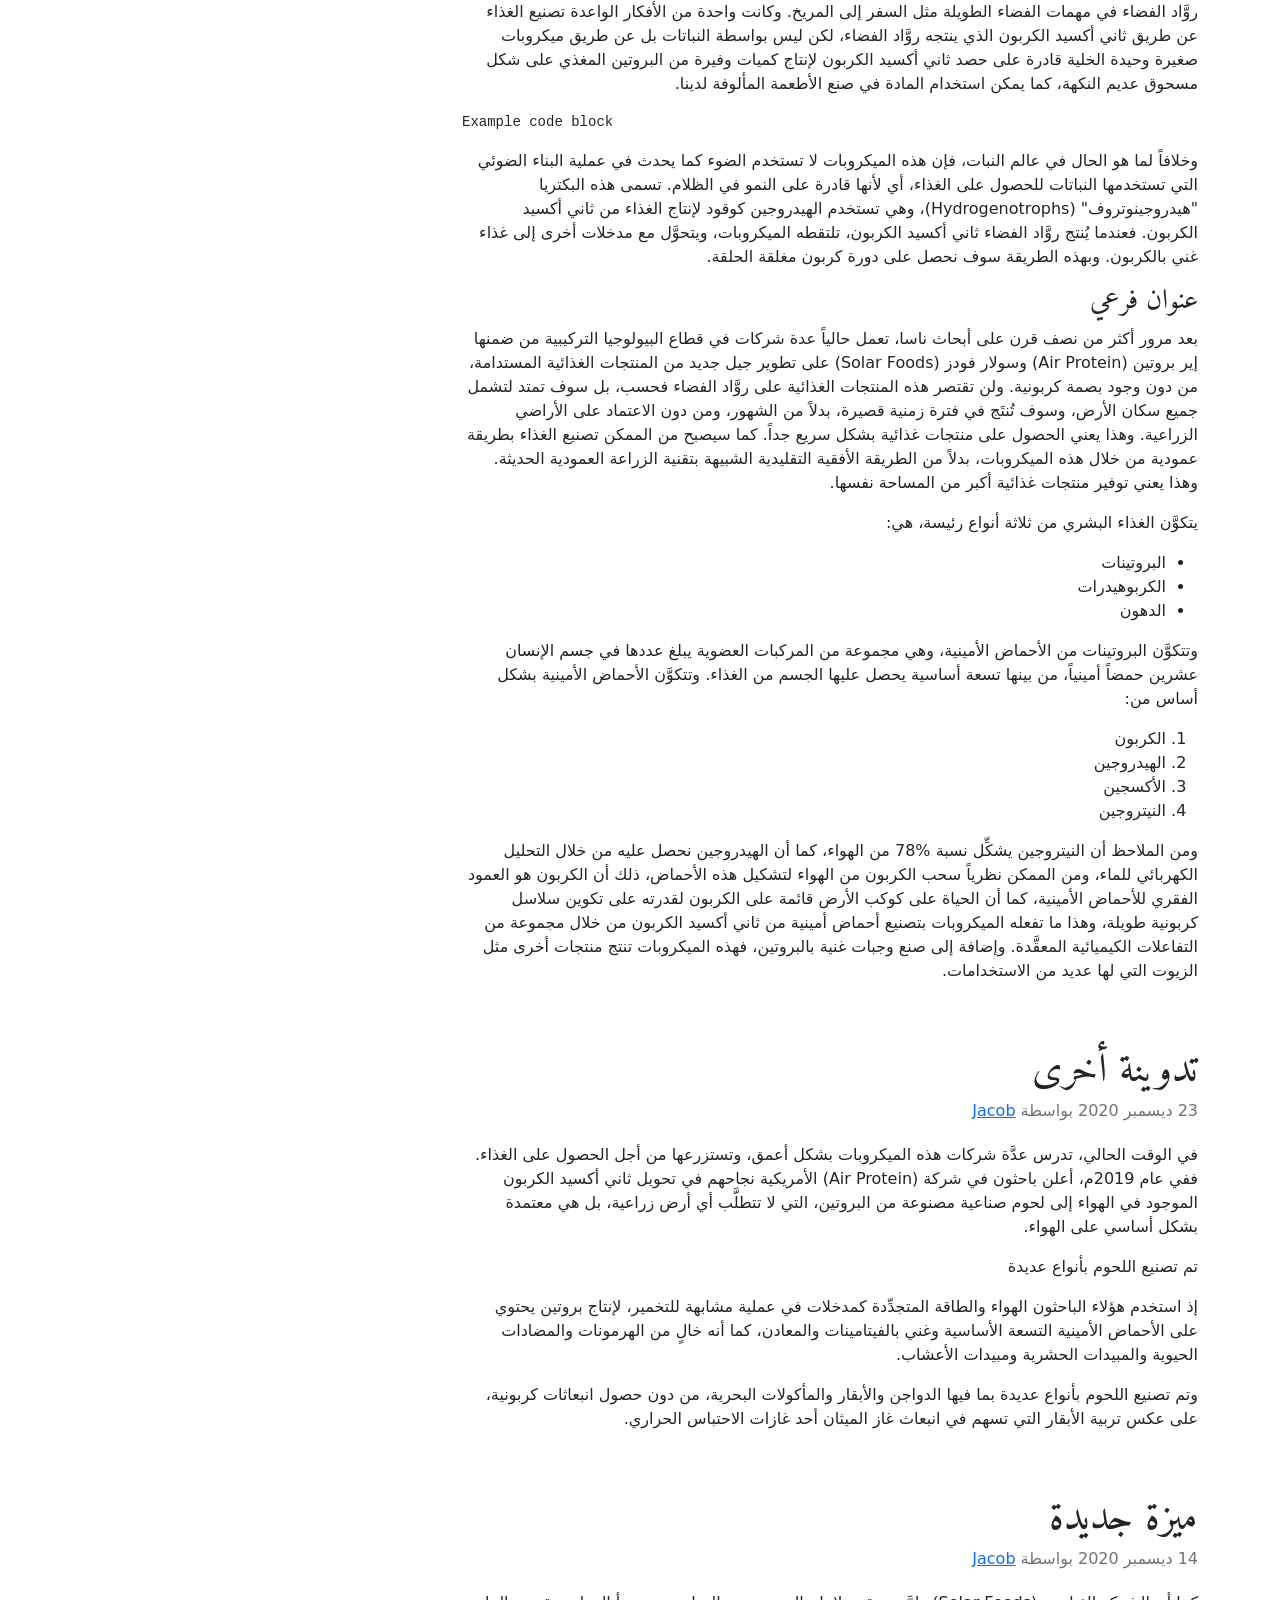
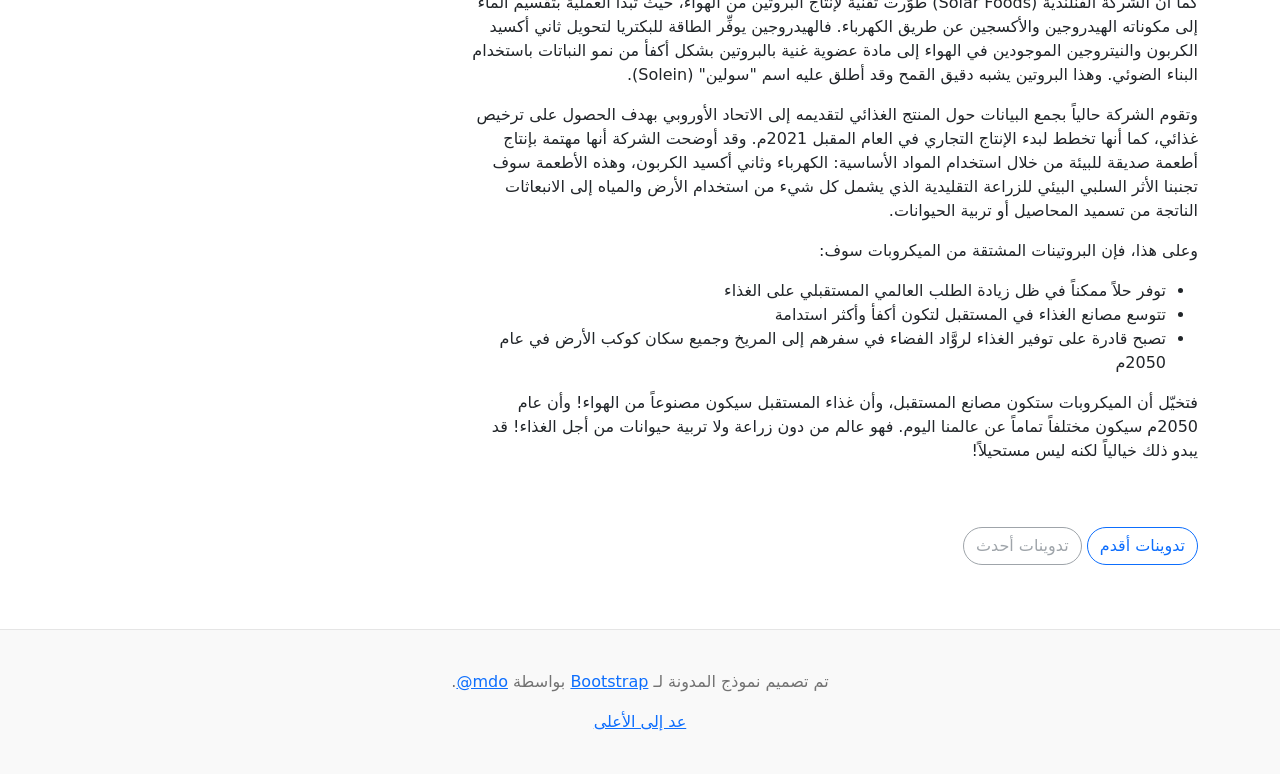
<file: desenvolvimento_web/projeto_bootstrap/bootstrap-5.0.2-examples/bootstrap-5.0.2-examples/blog-rtl/index.html>
<!doctype html>
<html lang="ar" dir="rtl">
  <head>
    <meta charset="utf-8">
    <meta name="viewport" content="width=device-width, initial-scale=1">
    <meta name="description" content="">
    <meta name="author" content="Mark Otto, Jacob Thornton, and Bootstrap contributors">
    <meta name="generator" content="Hugo 0.84.0">
    <title>قالب المدونة · Bootstrap v5.0</title>

    <link rel="canonical" href="https://getbootstrap.com/docs/5.0/examples/blog-rtl/">

    

    <!-- Bootstrap core CSS -->
<link href="../assets/dist/css/bootstrap.rtl.min.css" rel="stylesheet">

    <style>
      .bd-placeholder-img {
        font-size: 1.125rem;
        text-anchor: middle;
        -webkit-user-select: none;
        -moz-user-select: none;
        user-select: none;
      }

      @media (min-width: 768px) {
        .bd-placeholder-img-lg {
          font-size: 3.5rem;
        }
      }
    </style>

    
    <!-- Custom styles for this template -->
    <link href="https://fonts.googleapis.com/css?family=Amiri:wght@400;700&amp;display=swap" rel="stylesheet">
    <!-- Custom styles for this template -->
    <link href="../blog/blog.rtl.css" rel="stylesheet">
  </head>
  <body>
    
<div class="container">
  <header class="blog-header py-3">
    <div class="row flex-nowrap justify-content-between align-items-center">
      <div class="col-4 pt-1">
        <a class="link-secondary" href="#">الإشتراك في النشرة البريدية</a>
      </div>
      <div class="col-4 text-center">
        <a class="blog-header-logo text-dark" href="#">كبير</a>
      </div>
      <div class="col-4 d-flex justify-content-end align-items-center">
        <a class="link-secondary" href="#" aria-label="بحث">
          <svg xmlns="http://www.w3.org/2000/svg" width="20" height="20" fill="none" stroke="currentColor" stroke-linecap="round" stroke-linejoin="round" stroke-width="2" class="mx-3" role="img" viewBox="0 0 24 24"><title>بحث</title><circle cx="10.5" cy="10.5" r="7.5"/><path d="M21 21l-5.2-5.2"/></svg>
        </a>
        <a class="btn btn-sm btn-outline-secondary" href="#">إنشاء حساب</a>
      </div>
    </div>
  </header>

  <div class="nav-scroller py-1 mb-2">
    <nav class="nav d-flex justify-content-between">
      <a class="p-2 link-secondary" href="#">العالم</a>
      <a class="p-2 link-secondary" href="#">الولايات المتحدة</a>
      <a class="p-2 link-secondary" href="#">التقنية</a>
      <a class="p-2 link-secondary" href="#">التصميم</a>
      <a class="p-2 link-secondary" href="#">الحضارة</a>
      <a class="p-2 link-secondary" href="#">المال والأعمال</a>
      <a class="p-2 link-secondary" href="#">السياسة</a>
      <a class="p-2 link-secondary" href="#">الرأي العام</a>
      <a class="p-2 link-secondary" href="#">العلوم</a>
      <a class="p-2 link-secondary" href="#">الصحة</a>
      <a class="p-2 link-secondary" href="#">الموضة</a>
      <a class="p-2 link-secondary" href="#">السفر</a>
    </nav>
  </div>
</div>

<main class="container">
  <div class="p-4 p-md-5 mb-4 text-white rounded bg-dark">
    <div class="col-md-6 px-0">
      <h1 class="display-4 fst-italic">عنوان تدوينة مميزة أطول</h1>
      <p class="lead my-3">عدة أسطر نصية متعددة تعبر عن التدوية، وذلك لإعلام القراء الجدد بسرعة وكفاءة حول أكثر الأشياء إثارة للاهتمام في محتويات هذه التدوينة.</p>
      <p class="lead mb-0"><a href="#" class="text-white fw-bold">أكمل القراءة...</a></p>
    </div>
  </div>

  <div class="row mb-2">
    <div class="col-md-6">
      <div class="row g-0 border rounded overflow-hidden flex-md-row mb-4 shadow-sm h-md-250 position-relative">
        <div class="col p-4 d-flex flex-column position-static">
          <strong class="d-inline-block mb-2 text-primary">العالم</strong>
          <h3 class="mb-0">مشاركة مميزة</h3>
          <div class="mb-1 text-muted">نوفمبر 12</div>
          <p class="card-text mb-auto">هذه بطاقة أوسع مع نص داعم أدناه كمقدمة طبيعية لمحتوى إضافي.</p>
          <a href="#" class="stretched-link">أكمل القراءة</a>
        </div>
        <div class="col-auto d-none d-lg-block">
          <svg class="bd-placeholder-img" width="200" height="250" xmlns="http://www.w3.org/2000/svg" role="img" aria-label="Placeholder: صورة مصغرة" preserveAspectRatio="xMidYMid slice" focusable="false"><title>Placeholder</title><rect width="100%" height="100%" fill="#55595c"/><text x="50%" y="50%" fill="#eceeef" dy=".3em">صورة مصغرة</text></svg>

        </div>
      </div>
    </div>
    <div class="col-md-6">
      <div class="row g-0 border rounded overflow-hidden flex-md-row mb-4 shadow-sm h-md-250 position-relative">
        <div class="col p-4 d-flex flex-column position-static">
          <strong class="d-inline-block mb-2 text-success">التصميم</strong>
          <h3 class="mb-0">عنوان الوظيفة</h3>
          <div class="mb-1 text-muted">نوفمبر 11</div>
          <p class="mb-auto">هذه بطاقة أوسع مع نص داعم أدناه كمقدمة طبيعية لمحتوى إضافي.</p>
          <a href="#" class="stretched-link">أكمل القراءة</a>
        </div>
        <div class="col-auto d-none d-lg-block">
          <svg class="bd-placeholder-img" width="200" height="250" xmlns="http://www.w3.org/2000/svg" role="img" aria-label="Placeholder: صورة مصغرة" preserveAspectRatio="xMidYMid slice" focusable="false"><title>Placeholder</title><rect width="100%" height="100%" fill="#55595c"/><text x="50%" y="50%" fill="#eceeef" dy=".3em">صورة مصغرة</text></svg>

        </div>
      </div>
    </div>
  </div>

  <div class="row">
    <div class="col-md-8">
      <h3 class="pb-4 mb-4 fst-italic border-bottom">
        من Firehose
      </h3>

      <article class="blog-post">
        <h2 class="blog-post-title">مثال على تدوينة</h2>
        <p class="blog-post-meta">1 يناير 2021 بواسطة <a href="#"> Mark </a></p>

        <p>تعرض مشاركة المدونة هذه بضعة أنواع مختلفة من المحتوى الذي يتم دعمه وتصميمه باستخدام Bootstrap. النصوص الأساسية، الصور، والأكواد مدعومة بشكل كامل.</p>
        <hr>
        <p>يشكِّل تأمين الغذاء في المستقبل قضية تؤرِّق حكومات العالَم والعلماء على حدٍّ سواء. فخلال القرن العشرين ازداد عدد سكان الأرض أربعة أضعاف، وتشير التقديرات إلى أن العدد سوف يصل إلى عشرة مليارات إنسان بحلول عام 2050م. وسوف تمثل هذه الزيادة الهائلة تحدياً كبيراً وضغطاً متصاعداً على قدرة الإنتاج الزراعي. الأمر الذي كان ولا بد من أن يدفع إلى تطوير تقنيات مبتكرة في تصنيع الغذاء غير الزراعة، منها تقنية مستقبلية تقوم على تصنيع الغذاء من الهواء.</p>
        <blockquote>
          <p>تشغل الزراعة مساحات كبيرة من اليابسة، وتستهلك كميات هائلة من المياه، كما أن إنتاج الغذاء بواسطة الزراعة يسهم بنسبة عالية من انبعاثات غازات الاحتباس الحراري العالمية</p>
        </blockquote>
        <p>تشغل الزراعة مساحات كبيرة من اليابسة، وتستهلك كميات هائلة من المياه. كما أن إنتاج الغذاء بواسطة الزراعة يسهم بنسبة عالية من انبعاثات غازات الاحتباس الحراري العالمية، وللمقارنة فإن هذه النسبة من الانبعاثات هي أكبر مما ينتجه قطاع النقل بكل ما فيه من سيارات وشاحنات وطائرات وقطارات.</p>
        <h2>عنوان</h2>
        <p>تحصل النباتات على غذائها بواسطة عملية تسمى البناء الضوئي، حيث تقوم النباتات بتحويل ضوء الشمس والماء وثاني أكسيد الكربون الموجود في الغلاف الجوي إلى غذاء وتطلق الأكسجين كمنتج ثانوي لهذا التفاعل الكيميائي. وتحدث هذه العملية في "البلاستيدات الخضراء". فالنباتات تستفيد من طاقة ضوء الشمس في تقسيم الماء إلى هيدروجين وأكسجين، وتحدث تفاعلات كيميائية أخرى ينتج عنها سكر الجلكوز الذي تستخدمه كمصدر للغذاء وينطلق الأكسجين من النباتات إلى الغلاف الجوي. وهذا يعني أن النباتات تحوِّل ثاني أكسيد الكربون إلى غذاء من خلال تفاعلات كيميائية معقَّدة. ويُعد البناء الضوئي من أهم التفاعلات الكيميائية على كوكب الأرض، فقد ساعد في الماضي على تطوُّر كوكبنا وظهور الحياة عليه. فالنباتات تستخدم ثاني أكسيد الكربون لصنع غذائها، وتطلق الأكسجين لتساعد الكائنات الأخرى على التنفس!</p>
        <h3>عنوان فرعي</h3>
        <p>ألهمت هذه العملية علماء وكالة الفضاء الأمريكية (ناسا) خلال الستينيات من القرن الماضي، لبحث فكرة إطعام روَّاد الفضاء في مهمات الفضاء الطويلة مثل السفر إلى المريخ. وكانت واحدة من الأفكار الواعدة تصنيع الغذاء عن طريق ثاني أكسيد الكربون الذي ينتجه روَّاد الفضاء، لكن ليس بواسطة النباتات بل عن طريق ميكروبات صغيرة وحيدة الخلية قادرة على حصد ثاني أكسيد الكربون لإنتاج كميات وفيرة من البروتين المغذي على شكل مسحوق عديم النكهة، كما يمكن استخدام المادة في صنع الأطعمة المألوفة لدينا.</p>
        <pre><code>Example code block</code></pre>
        <p>وخلافاً لما هو الحال في عالم النبات، فإن هذه الميكروبات لا تستخدم الضوء كما يحدث في عملية البناء الضوئي التي تستخدمها النباتات للحصول على الغذاء، أي لأنها قادرة على النمو في الظلام. تسمى هذه البكتريا "هيدروجينوتروف" (Hydrogenotrophs)، وهي تستخدم الهيدروجين كوقود لإنتاج الغذاء من ثاني أكسيد الكربون. فعندما يُنتج روَّاد الفضاء ثاني أكسيد الكربون، تلتقطه الميكروبات، ويتحوَّل مع مدخلات أخرى إلى غذاء غني بالكربون. وبهذه الطريقة سوف نحصل على دورة كربون مغلقة الحلقة.</p>
        <h3>عنوان فرعي</h3>
        <p>بعد مرور أكثر من نصف قرن على أبحاث ناسا، تعمل حالياً عدة شركات في قطاع البيولوجيا التركيبية من ضمنها إير بروتين (Air Protein) وسولار فودز (Solar Foods) على تطوير جيل جديد من المنتجات الغذائية المستدامة، من دون وجود بصمة كربونية. ولن تقتصر هذه المنتجات الغذائية على روَّاد الفضاء فحسب، بل سوف تمتد لتشمل جميع سكان الأرض، وسوف تُنتَج في فترة زمنية قصيرة، بدلاً من الشهور، ومن دون الاعتماد على الأراضي الزراعية. وهذا يعني الحصول على منتجات غذائية بشكل سريع جداً. كما سيصبح من الممكن تصنيع الغذاء بطريقة عمودية من خلال هذه الميكروبات، بدلاً من الطريقة الأفقية التقليدية الشبيهة بتقنية الزراعة العمودية الحديثة. وهذا يعني توفير منتجات غذائية أكبر من المساحة نفسها.</p>
        <p>يتكوَّن الغذاء البشري من ثلاثة أنواع رئيسة، هي:</p>
        <ul>
          <li>البروتينات</li>
          <li>الكربوهيدرات</li>
          <li>الدهون</li>
        </ul>
        <p>وتتكوَّن البروتينات من الأحماض الأمينية، وهي مجموعة من المركبات العضوية يبلغ عددها في جسم الإنسان عشرين حمضاً أمينياً، من بينها تسعة أساسية يحصل عليها الجسم من الغذاء. وتتكوَّن الأحماض الأمينية بشكل أساس من:</p>
        <ol>
          <li>الكربون</li>
          <li>الهيدروجين</li>
          <li>الأكسجين</li>
          <li>النيتروجين</li>
        </ol>
        <p>ومن الملاحظ أن النيتروجين يشكِّل نسبة %78 من الهواء، كما أن الهيدروجين نحصل عليه من خلال التحليل الكهربائي للماء، ومن الممكن نظرياً سحب الكربون من الهواء لتشكيل هذه الأحماض، ذلك أن الكربون هو العمود الفقري للأحماض الأمينية، كما أن الحياة على كوكب الأرض قائمة على الكربون لقدرته على تكوين سلاسل كربونية طويلة، وهذا ما تفعله الميكروبات بتصنيع أحماض أمينية من ثاني أكسيد الكربون من خلال مجموعة من التفاعلات الكيميائية المعقَّدة. وإضافة إلى صنع وجبات غنية بالبروتين، فهذه الميكروبات تنتج منتجات أخرى مثل الزيوت التي لها عديد من الاستخدامات.</p>
      </article>

      <article class="blog-post">
        <h2 class="blog-post-title">تدوينة أخرى</h2>
        <p class="blog-post-meta">23 ديسمبر 2020 بواسطة <a href="#">Jacob</a></p>

        <p>في الوقت الحالي، تدرس عدَّة شركات هذه الميكروبات بشكل أعمق، وتستزرعها من أجل الحصول على الغذاء. ففي عام 2019م، أعلن باحثون في شركة (Air Protein) الأمريكية نجاحهم في تحويل ثاني أكسيد الكربون الموجود في الهواء إلى لحوم صناعية مصنوعة من البروتين، التي لا تتطلَّب أي أرض زراعية، بل هي معتمدة بشكل أساسي على الهواء.</p>
        <blockquote>
          <p>تم تصنيع اللحوم بأنواع عديدة</p>
        </blockquote>
        <p>إذ استخدم هؤلاء الباحثون الهواء والطاقة المتجدِّدة كمدخلات في عملية مشابهة للتخمير، لإنتاج بروتين يحتوي على الأحماض الأمينية التسعة الأساسية وغني بالفيتامينات والمعادن، كما أنه خالٍ من الهرمونات والمضادات الحيوية والمبيدات الحشرية ومبيدات الأعشاب.</p>
        <p> وتم تصنيع اللحوم بأنواع عديدة بما فيها الدواجن والأبقار والمأكولات البحرية، من دون حصول انبعاثات كربونية، على عكس تربية الأبقار التي تسهم في انبعاث غاز الميثان أحد غازات الاحتباس الحراري.</p>
      </article>

      <article class="blog-post">
        <h2 class="blog-post-title">ميزة جديدة</h2>
        <p class="blog-post-meta">14 ديسمبر 2020 بواسطة <a href="#">Jacob</a></p>

        <p>كما أن الشركة الفنلندية (Solar Foods) طوَّرت تقنية لإنتاج البروتين من الهواء، حيث تبدأ العملية بتقسيم الماء إلى مكوناته الهيدروجين والأكسجين عن طريق الكهرباء. فالهيدروجين يوفِّر الطاقة للبكتريا لتحويل ثاني أكسيد الكربون والنيتروجين الموجودين في الهواء إلى مادة عضوية غنية بالبروتين بشكل أكفأ من نمو النباتات باستخدام البناء الضوئي. وهذا البروتين يشبه دقيق القمح وقد أطلق عليه اسم "سولين" (Solein).</p>
        <p>وتقوم الشركة حالياً بجمع البيانات حول المنتج الغذائي لتقديمه إلى الاتحاد الأوروبي بهدف الحصول على ترخيص غذائي، كما أنها تخطط لبدء الإنتاج التجاري في العام المقبل 2021م. وقد أوضحت الشركة أنها مهتمة بإنتاج أطعمة صديقة للبيئة من خلال استخدام المواد الأساسية: الكهرباء وثاني أكسيد الكربون، وهذه الأطعمة سوف تجنبنا الأثر السلبي البيئي للزراعة التقليدية الذي يشمل كل شيء من استخدام الأرض والمياه إلى الانبعاثات الناتجة من تسميد المحاصيل أو تربية الحيوانات.</p>
        <p>وعلى هذا، فإن البروتينات المشتقة من الميكروبات سوف:</p>
        <ul>
          <li>توفر حلاً ممكناً في ظل زيادة الطلب العالمي المستقبلي على الغذاء</li>
          <li>تتوسع مصانع الغذاء في المستقبل لتكون أكفأ وأكثر استدامة</li>
          <li>تصبح قادرة على توفير الغذاء لروَّاد الفضاء في سفرهم إلى المريخ وجميع سكان كوكب الأرض في عام 2050م</li>
        </ul>
        <p>فتخيّل أن الميكروبات ستكون مصانع المستقبل، وأن غذاء المستقبل سيكون مصنوعاً من الهواء! وأن عام 2050م سيكون مختلفاً تماماً عن عالمنا اليوم. فهو عالم من دون زراعة ولا تربية حيوانات من أجل الغذاء! قد يبدو ذلك خيالياً لكنه ليس مستحيلاً!</p>
      </article>

      <nav class="blog-pagination" aria-label="Pagination">
        <a class="btn btn-outline-primary" href="#">تدوينات أقدم</a>
        <a class="btn btn-outline-secondary disabled" href="#" tabindex="-1" aria-disabled="true">تدوينات أحدث</a>
      </nav>

    </div>

    <div class="col-md-4">
      <div class="position-sticky" style="top: 2rem;">
        <div class="p-4 mb-3 bg-light rounded">
          <h4 class="fst-italic">حول</h4>
          <p class="mb-0">أقبلت، فأقبلت معك الحياة بجميع صنوفها وألوانها: فالنبات ينبت، والأشجار تورق وتزهر، والهرة تموء، والقمري يسجع، والغنم يثغو، والبقر يخور، وكل أليف يدعو أليفه. كل شيء يشعر بالحياة وينسي هموم الحياة، ولا يذكر إلا سعادة الحياة، فإن كان الزمان جسدا فأنت روحه، وإن كان عمرا فأنت شبابه.</p>
        </div>

        <div class="p-4">
          <h4 class="fst-italic">الأرشيف</h4>
          <ol class="list-unstyled mb-0">
            <li><a href="#">مارس 2021</a></li>
            <li><a href="#">شباط 2021</a></li>
            <li><a href="#">يناير 2021</a></li>
            <li><a href="#">ديسمبر 2020</a></li>
            <li><a href="#">نوفمبر 2020</a></li>
            <li><a href="#">أكتوبر 2020</a></li>
            <li><a href="#">سبتمبر 2020</a></li>
            <li><a href="#">اغسطس 2020</a></li>
            <li><a href="#">يوليو 2020</a></li>
            <li><a href="#">يونيو 2020</a></li>
            <li><a href="#">مايو 2020</a></li>
            <li><a href="#">ابريل 2020</a></li>
          </ol>
        </div>

        <div class="p-4">
          <h4 class="fst-italic">في مكان آخر</h4>
          <ol class="list-unstyled">
            <li><a href="#">GitHub</a></li>
            <li><a href="#">Twitter</a></li>
            <li><a href="#">Facebook</a></li>
          </ol>
        </div>
      </div>
    </div>
  </div>

</main>

<footer class="blog-footer">
  <p>تم تصميم نموذج المدونة لـ <a href="https://getbootstrap.com/">Bootstrap</a> بواسطة <a href="https://twitter.com/mdo"><bdi lang="en" dir="ltr">@mdo</bdi></a>.</p>
  <p>
    <a href="#">عد إلى الأعلى</a>
  </p>
</footer>


    
  </body>
</html>
</file>
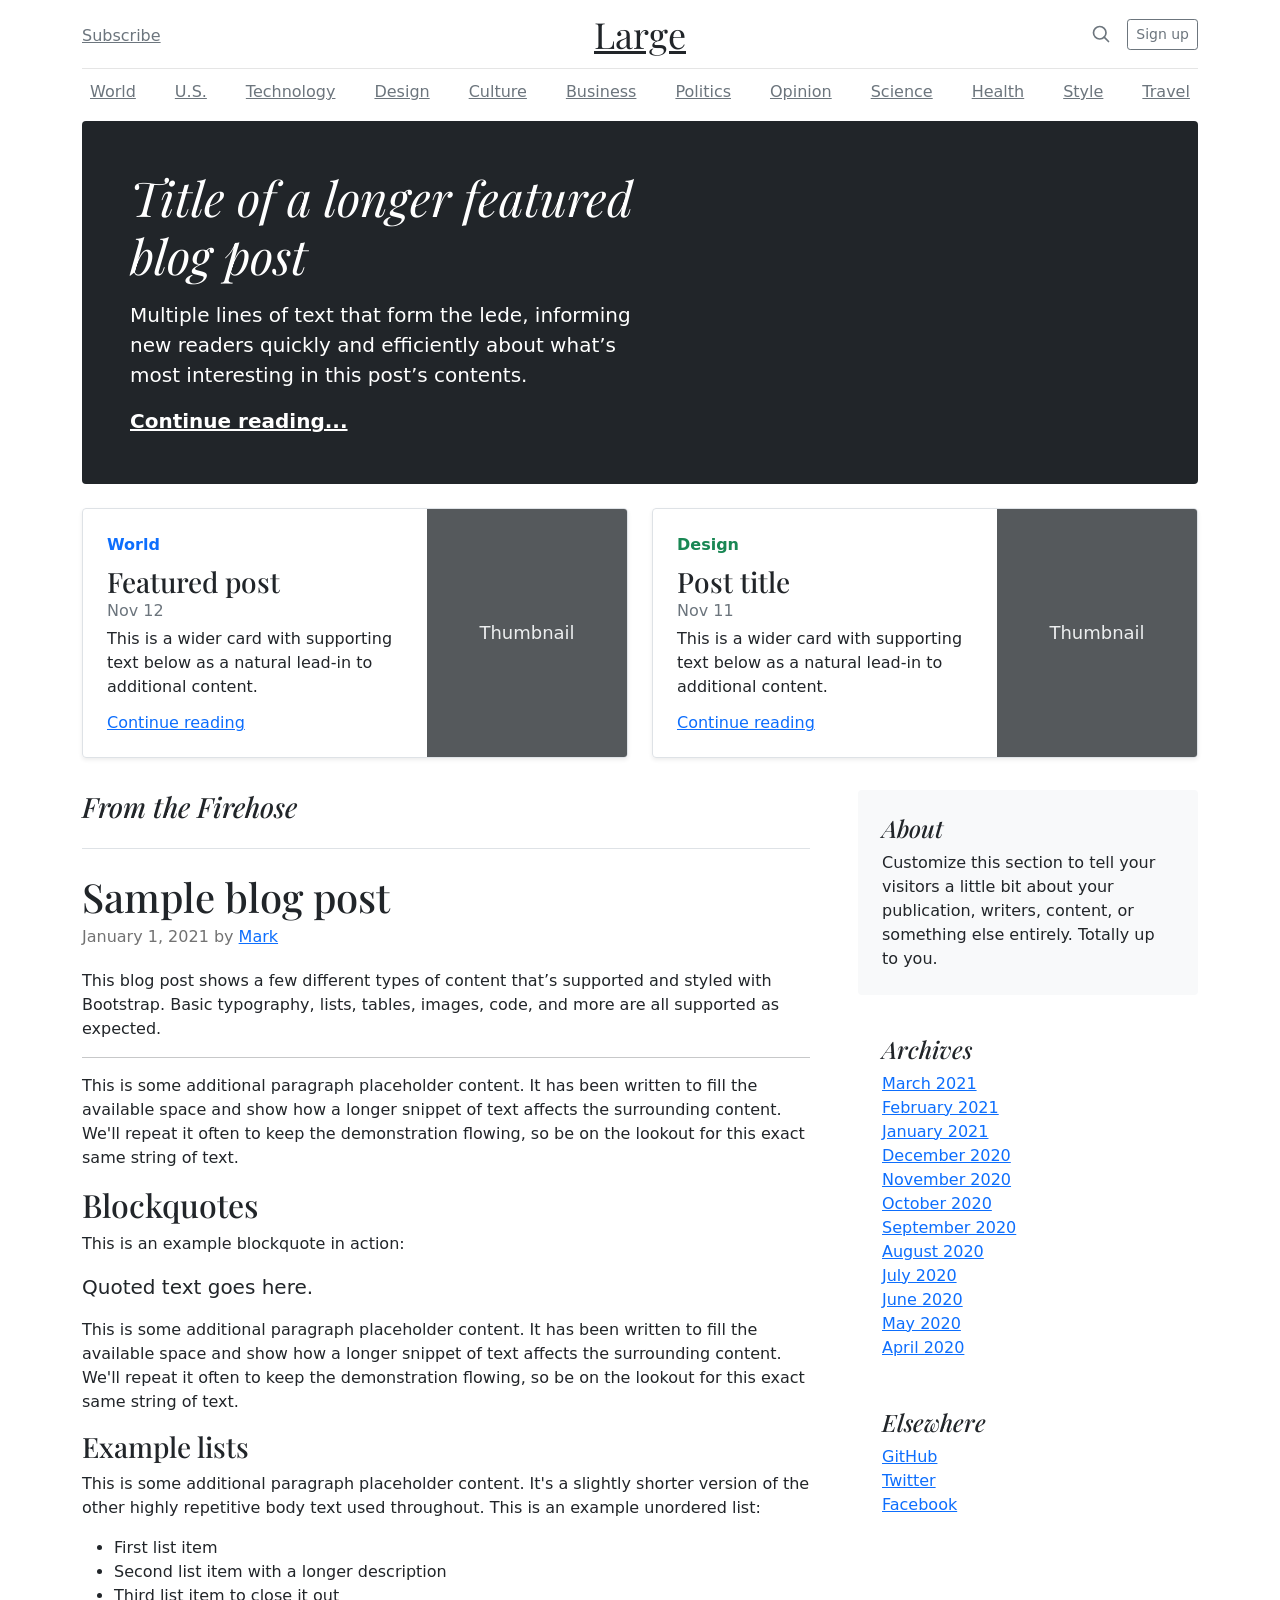
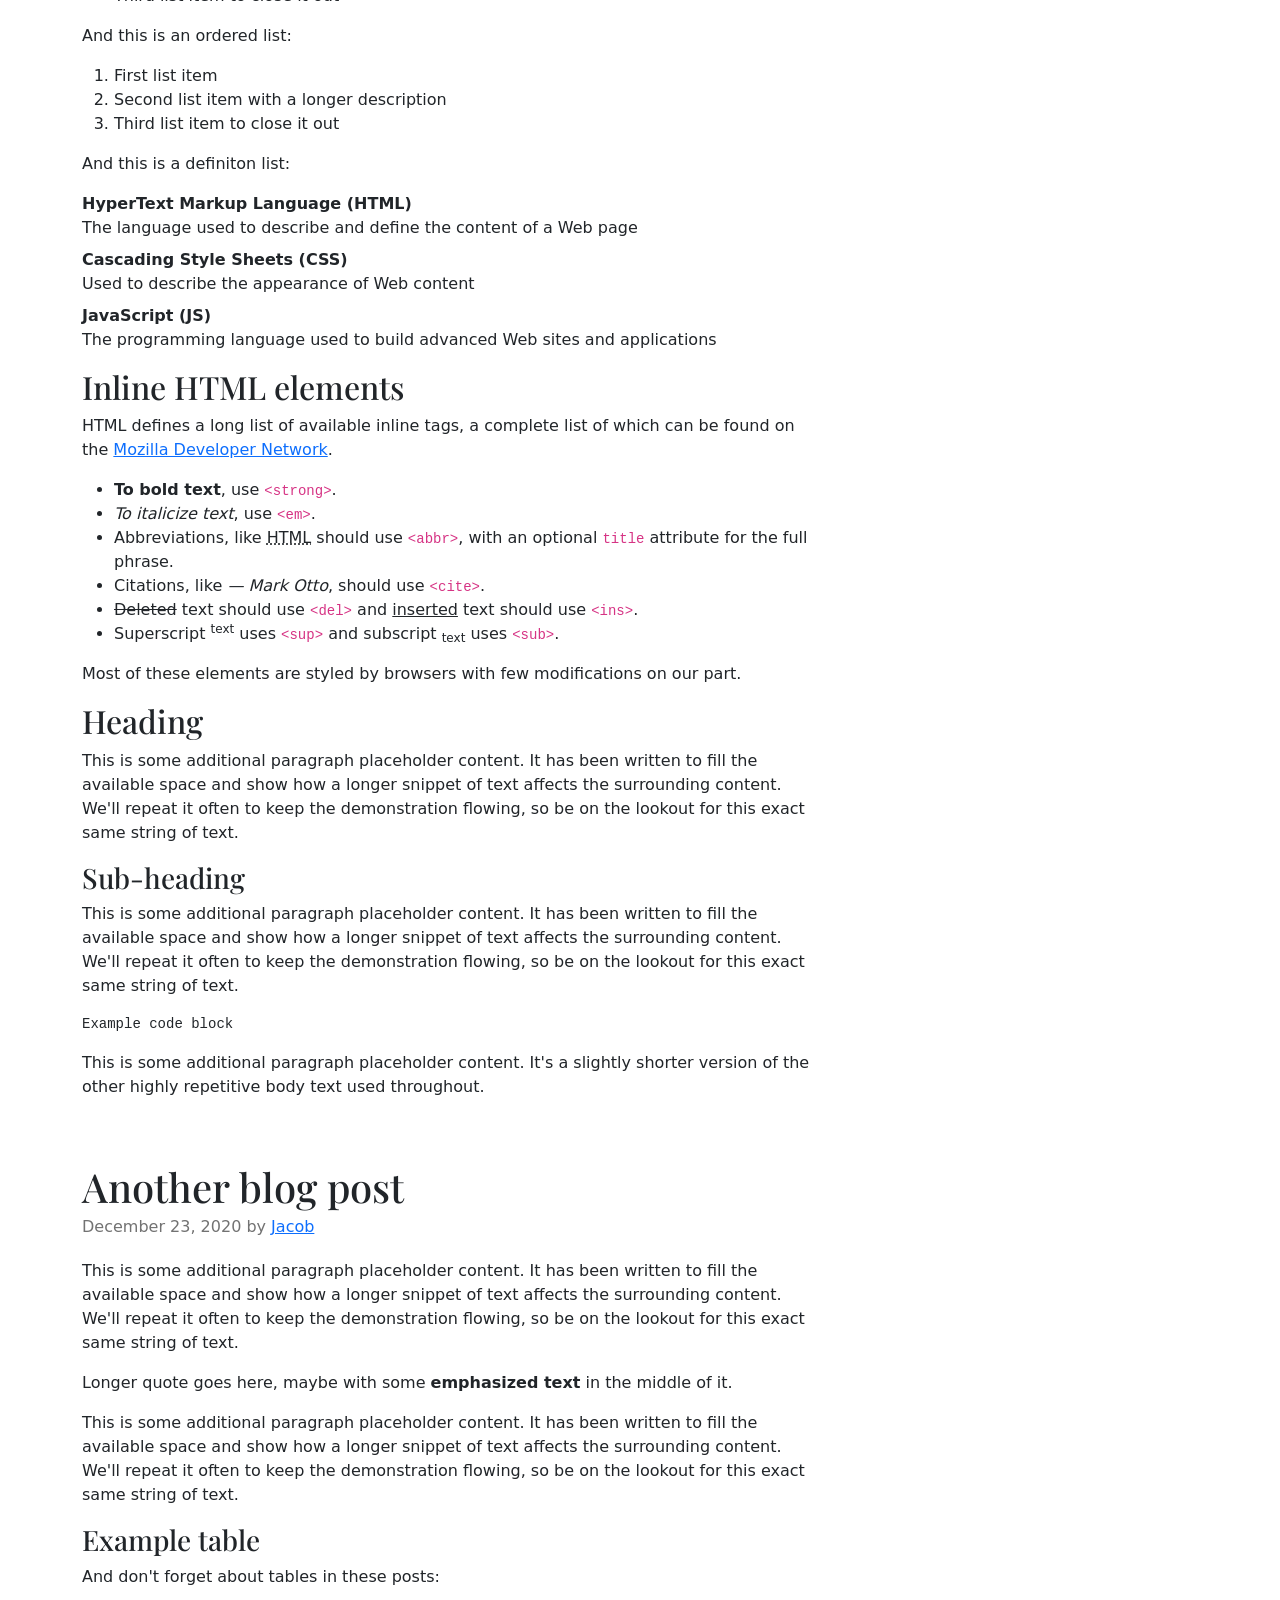
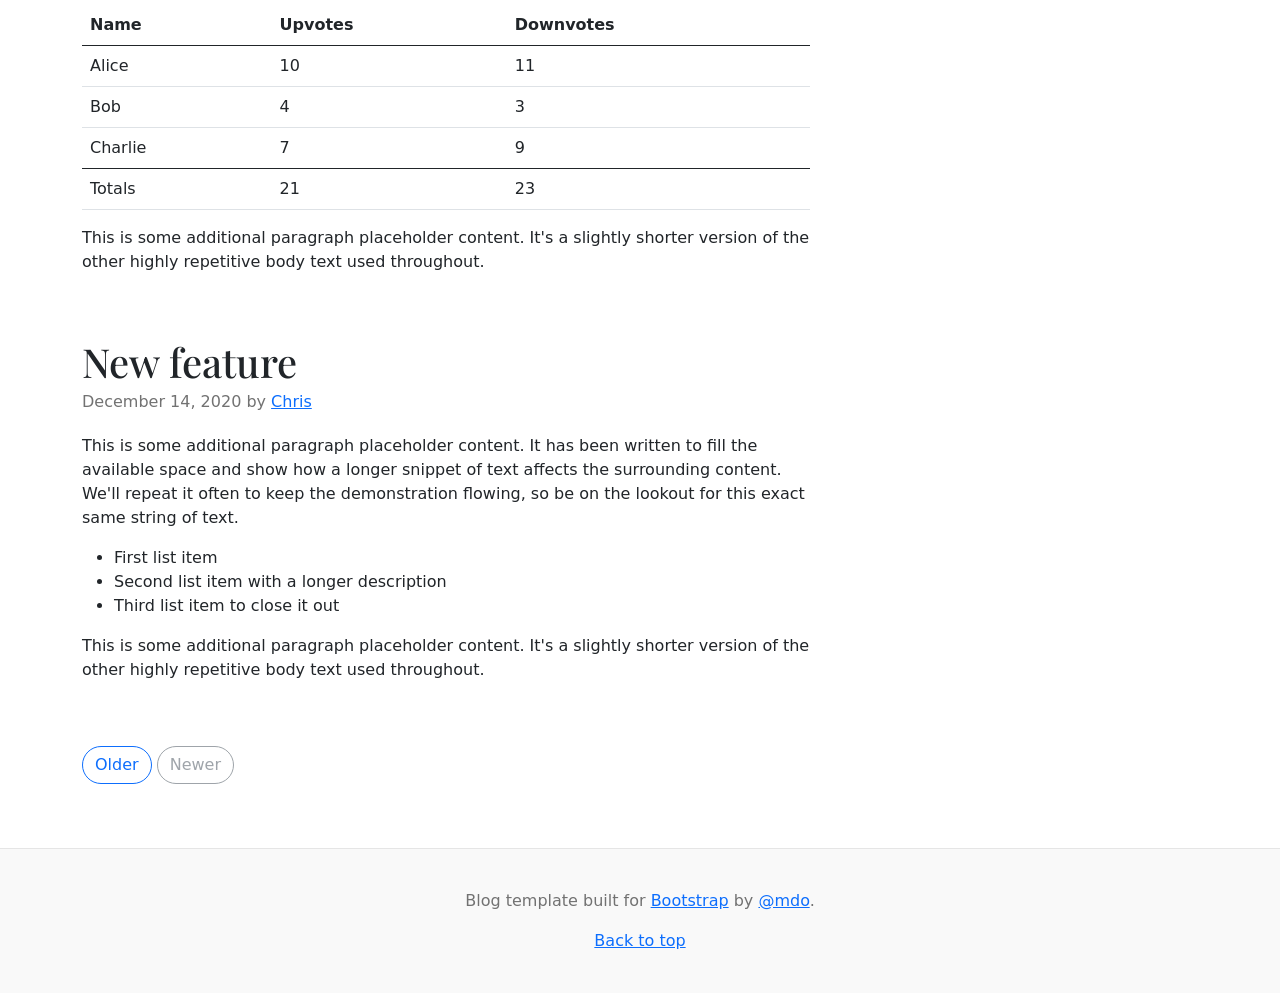
<file: desenvolvimento_web/projeto_bootstrap/bootstrap-5.0.2-examples/bootstrap-5.0.2-examples/blog/index.html>
<!doctype html>
<html lang="en">
  <head>
    <meta charset="utf-8">
    <meta name="viewport" content="width=device-width, initial-scale=1">
    <meta name="description" content="">
    <meta name="author" content="Mark Otto, Jacob Thornton, and Bootstrap contributors">
    <meta name="generator" content="Hugo 0.84.0">
    <title>Blog Template · Bootstrap v5.0</title>

    <link rel="canonical" href="https://getbootstrap.com/docs/5.0/examples/blog/">

    

    <!-- Bootstrap core CSS -->
<link href="../assets/dist/css/bootstrap.min.css" rel="stylesheet">

    <style>
      .bd-placeholder-img {
        font-size: 1.125rem;
        text-anchor: middle;
        -webkit-user-select: none;
        -moz-user-select: none;
        user-select: none;
      }

      @media (min-width: 768px) {
        .bd-placeholder-img-lg {
          font-size: 3.5rem;
        }
      }
    </style>

    
    <!-- Custom styles for this template -->
    <link href="https://fonts.googleapis.com/css?family=Playfair&#43;Display:700,900&amp;display=swap" rel="stylesheet">
    <!-- Custom styles for this template -->
    <link href="blog.css" rel="stylesheet">
  </head>
  <body>
    
<div class="container">
  <header class="blog-header py-3">
    <div class="row flex-nowrap justify-content-between align-items-center">
      <div class="col-4 pt-1">
        <a class="link-secondary" href="#">Subscribe</a>
      </div>
      <div class="col-4 text-center">
        <a class="blog-header-logo text-dark" href="#">Large</a>
      </div>
      <div class="col-4 d-flex justify-content-end align-items-center">
        <a class="link-secondary" href="#" aria-label="Search">
          <svg xmlns="http://www.w3.org/2000/svg" width="20" height="20" fill="none" stroke="currentColor" stroke-linecap="round" stroke-linejoin="round" stroke-width="2" class="mx-3" role="img" viewBox="0 0 24 24"><title>Search</title><circle cx="10.5" cy="10.5" r="7.5"/><path d="M21 21l-5.2-5.2"/></svg>
        </a>
        <a class="btn btn-sm btn-outline-secondary" href="#">Sign up</a>
      </div>
    </div>
  </header>

  <div class="nav-scroller py-1 mb-2">
    <nav class="nav d-flex justify-content-between">
      <a class="p-2 link-secondary" href="#">World</a>
      <a class="p-2 link-secondary" href="#">U.S.</a>
      <a class="p-2 link-secondary" href="#">Technology</a>
      <a class="p-2 link-secondary" href="#">Design</a>
      <a class="p-2 link-secondary" href="#">Culture</a>
      <a class="p-2 link-secondary" href="#">Business</a>
      <a class="p-2 link-secondary" href="#">Politics</a>
      <a class="p-2 link-secondary" href="#">Opinion</a>
      <a class="p-2 link-secondary" href="#">Science</a>
      <a class="p-2 link-secondary" href="#">Health</a>
      <a class="p-2 link-secondary" href="#">Style</a>
      <a class="p-2 link-secondary" href="#">Travel</a>
    </nav>
  </div>
</div>

<main class="container">
  <div class="p-4 p-md-5 mb-4 text-white rounded bg-dark">
    <div class="col-md-6 px-0">
      <h1 class="display-4 fst-italic">Title of a longer featured blog post</h1>
      <p class="lead my-3">Multiple lines of text that form the lede, informing new readers quickly and efficiently about what’s most interesting in this post’s contents.</p>
      <p class="lead mb-0"><a href="#" class="text-white fw-bold">Continue reading...</a></p>
    </div>
  </div>

  <div class="row mb-2">
    <div class="col-md-6">
      <div class="row g-0 border rounded overflow-hidden flex-md-row mb-4 shadow-sm h-md-250 position-relative">
        <div class="col p-4 d-flex flex-column position-static">
          <strong class="d-inline-block mb-2 text-primary">World</strong>
          <h3 class="mb-0">Featured post</h3>
          <div class="mb-1 text-muted">Nov 12</div>
          <p class="card-text mb-auto">This is a wider card with supporting text below as a natural lead-in to additional content.</p>
          <a href="#" class="stretched-link">Continue reading</a>
        </div>
        <div class="col-auto d-none d-lg-block">
          <svg class="bd-placeholder-img" width="200" height="250" xmlns="http://www.w3.org/2000/svg" role="img" aria-label="Placeholder: Thumbnail" preserveAspectRatio="xMidYMid slice" focusable="false"><title>Placeholder</title><rect width="100%" height="100%" fill="#55595c"/><text x="50%" y="50%" fill="#eceeef" dy=".3em">Thumbnail</text></svg>

        </div>
      </div>
    </div>
    <div class="col-md-6">
      <div class="row g-0 border rounded overflow-hidden flex-md-row mb-4 shadow-sm h-md-250 position-relative">
        <div class="col p-4 d-flex flex-column position-static">
          <strong class="d-inline-block mb-2 text-success">Design</strong>
          <h3 class="mb-0">Post title</h3>
          <div class="mb-1 text-muted">Nov 11</div>
          <p class="mb-auto">This is a wider card with supporting text below as a natural lead-in to additional content.</p>
          <a href="#" class="stretched-link">Continue reading</a>
        </div>
        <div class="col-auto d-none d-lg-block">
          <svg class="bd-placeholder-img" width="200" height="250" xmlns="http://www.w3.org/2000/svg" role="img" aria-label="Placeholder: Thumbnail" preserveAspectRatio="xMidYMid slice" focusable="false"><title>Placeholder</title><rect width="100%" height="100%" fill="#55595c"/><text x="50%" y="50%" fill="#eceeef" dy=".3em">Thumbnail</text></svg>

        </div>
      </div>
    </div>
  </div>

  <div class="row g-5">
    <div class="col-md-8">
      <h3 class="pb-4 mb-4 fst-italic border-bottom">
        From the Firehose
      </h3>

      <article class="blog-post">
        <h2 class="blog-post-title">Sample blog post</h2>
        <p class="blog-post-meta">January 1, 2021 by <a href="#">Mark</a></p>

        <p>This blog post shows a few different types of content that’s supported and styled with Bootstrap. Basic typography, lists, tables, images, code, and more are all supported as expected.</p>
        <hr>
        <p>This is some additional paragraph placeholder content. It has been written to fill the available space and show how a longer snippet of text affects the surrounding content. We'll repeat it often to keep the demonstration flowing, so be on the lookout for this exact same string of text.</p>
        <h2>Blockquotes</h2>
        <p>This is an example blockquote in action:</p>
        <blockquote class="blockquote">
          <p>Quoted text goes here.</p>
        </blockquote>
        <p>This is some additional paragraph placeholder content. It has been written to fill the available space and show how a longer snippet of text affects the surrounding content. We'll repeat it often to keep the demonstration flowing, so be on the lookout for this exact same string of text.</p>
        <h3>Example lists</h3>
        <p>This is some additional paragraph placeholder content. It's a slightly shorter version of the other highly repetitive body text used throughout. This is an example unordered list:</p>
        <ul>
          <li>First list item</li>
          <li>Second list item with a longer description</li>
          <li>Third list item to close it out</li>
        </ul>
        <p>And this is an ordered list:</p>
        <ol>
          <li>First list item</li>
          <li>Second list item with a longer description</li>
          <li>Third list item to close it out</li>
        </ol>
        <p>And this is a definiton list:</p>
        <dl>
          <dt>HyperText Markup Language (HTML)</dt>
          <dd>The language used to describe and define the content of a Web page</dd>
          <dt>Cascading Style Sheets (CSS)</dt>
          <dd>Used to describe the appearance of Web content</dd>
          <dt>JavaScript (JS)</dt>
          <dd>The programming language used to build advanced Web sites and applications</dd>
        </dl>
        <h2>Inline HTML elements</h2>
        <p>HTML defines a long list of available inline tags, a complete list of which can be found on the <a href="https://developer.mozilla.org/en-US/docs/Web/HTML/Element">Mozilla Developer Network</a>.</p>
        <ul>
          <li><strong>To bold text</strong>, use <code class="language-plaintext highlighter-rouge">&lt;strong&gt;</code>.</li>
          <li><em>To italicize text</em>, use <code class="language-plaintext highlighter-rouge">&lt;em&gt;</code>.</li>
          <li>Abbreviations, like <abbr title="HyperText Markup Langage">HTML</abbr> should use <code class="language-plaintext highlighter-rouge">&lt;abbr&gt;</code>, with an optional <code class="language-plaintext highlighter-rouge">title</code> attribute for the full phrase.</li>
          <li>Citations, like <cite>— Mark Otto</cite>, should use <code class="language-plaintext highlighter-rouge">&lt;cite&gt;</code>.</li>
          <li><del>Deleted</del> text should use <code class="language-plaintext highlighter-rouge">&lt;del&gt;</code> and <ins>inserted</ins> text should use <code class="language-plaintext highlighter-rouge">&lt;ins&gt;</code>.</li>
          <li>Superscript <sup>text</sup> uses <code class="language-plaintext highlighter-rouge">&lt;sup&gt;</code> and subscript <sub>text</sub> uses <code class="language-plaintext highlighter-rouge">&lt;sub&gt;</code>.</li>
        </ul>
        <p>Most of these elements are styled by browsers with few modifications on our part.</p>
        <h2>Heading</h2>
        <p>This is some additional paragraph placeholder content. It has been written to fill the available space and show how a longer snippet of text affects the surrounding content. We'll repeat it often to keep the demonstration flowing, so be on the lookout for this exact same string of text.</p>
        <h3>Sub-heading</h3>
        <p>This is some additional paragraph placeholder content. It has been written to fill the available space and show how a longer snippet of text affects the surrounding content. We'll repeat it often to keep the demonstration flowing, so be on the lookout for this exact same string of text.</p>
        <pre><code>Example code block</code></pre>
        <p>This is some additional paragraph placeholder content. It's a slightly shorter version of the other highly repetitive body text used throughout.</p>
      </article>

      <article class="blog-post">
        <h2 class="blog-post-title">Another blog post</h2>
        <p class="blog-post-meta">December 23, 2020 by <a href="#">Jacob</a></p>

        <p>This is some additional paragraph placeholder content. It has been written to fill the available space and show how a longer snippet of text affects the surrounding content. We'll repeat it often to keep the demonstration flowing, so be on the lookout for this exact same string of text.</p>
        <blockquote>
          <p>Longer quote goes here, maybe with some <strong>emphasized text</strong> in the middle of it.</p>
        </blockquote>
        <p>This is some additional paragraph placeholder content. It has been written to fill the available space and show how a longer snippet of text affects the surrounding content. We'll repeat it often to keep the demonstration flowing, so be on the lookout for this exact same string of text.</p>
        <h3>Example table</h3>
        <p>And don't forget about tables in these posts:</p>
        <table class="table">
          <thead>
            <tr>
              <th>Name</th>
              <th>Upvotes</th>
              <th>Downvotes</th>
            </tr>
          </thead>
          <tbody>
            <tr>
              <td>Alice</td>
              <td>10</td>
              <td>11</td>
            </tr>
            <tr>
              <td>Bob</td>
              <td>4</td>
              <td>3</td>
            </tr>
            <tr>
              <td>Charlie</td>
              <td>7</td>
              <td>9</td>
            </tr>
          </tbody>
          <tfoot>
            <tr>
              <td>Totals</td>
              <td>21</td>
              <td>23</td>
            </tr>
          </tfoot>
        </table>

        <p>This is some additional paragraph placeholder content. It's a slightly shorter version of the other highly repetitive body text used throughout.</p>
      </article>

      <article class="blog-post">
        <h2 class="blog-post-title">New feature</h2>
        <p class="blog-post-meta">December 14, 2020 by <a href="#">Chris</a></p>

        <p>This is some additional paragraph placeholder content. It has been written to fill the available space and show how a longer snippet of text affects the surrounding content. We'll repeat it often to keep the demonstration flowing, so be on the lookout for this exact same string of text.</p>
        <ul>
          <li>First list item</li>
          <li>Second list item with a longer description</li>
          <li>Third list item to close it out</li>
        </ul>
        <p>This is some additional paragraph placeholder content. It's a slightly shorter version of the other highly repetitive body text used throughout.</p>
      </article>

      <nav class="blog-pagination" aria-label="Pagination">
        <a class="btn btn-outline-primary" href="#">Older</a>
        <a class="btn btn-outline-secondary disabled" href="#" tabindex="-1" aria-disabled="true">Newer</a>
      </nav>

    </div>

    <div class="col-md-4">
      <div class="position-sticky" style="top: 2rem;">
        <div class="p-4 mb-3 bg-light rounded">
          <h4 class="fst-italic">About</h4>
          <p class="mb-0">Customize this section to tell your visitors a little bit about your publication, writers, content, or something else entirely. Totally up to you.</p>
        </div>

        <div class="p-4">
          <h4 class="fst-italic">Archives</h4>
          <ol class="list-unstyled mb-0">
            <li><a href="#">March 2021</a></li>
            <li><a href="#">February 2021</a></li>
            <li><a href="#">January 2021</a></li>
            <li><a href="#">December 2020</a></li>
            <li><a href="#">November 2020</a></li>
            <li><a href="#">October 2020</a></li>
            <li><a href="#">September 2020</a></li>
            <li><a href="#">August 2020</a></li>
            <li><a href="#">July 2020</a></li>
            <li><a href="#">June 2020</a></li>
            <li><a href="#">May 2020</a></li>
            <li><a href="#">April 2020</a></li>
          </ol>
        </div>

        <div class="p-4">
          <h4 class="fst-italic">Elsewhere</h4>
          <ol class="list-unstyled">
            <li><a href="#">GitHub</a></li>
            <li><a href="#">Twitter</a></li>
            <li><a href="#">Facebook</a></li>
          </ol>
        </div>
      </div>
    </div>
  </div>

</main>

<footer class="blog-footer">
  <p>Blog template built for <a href="https://getbootstrap.com/">Bootstrap</a> by <a href="https://twitter.com/mdo">@mdo</a>.</p>
  <p>
    <a href="#">Back to top</a>
  </p>
</footer>


    
  </body>
</html>
</file>
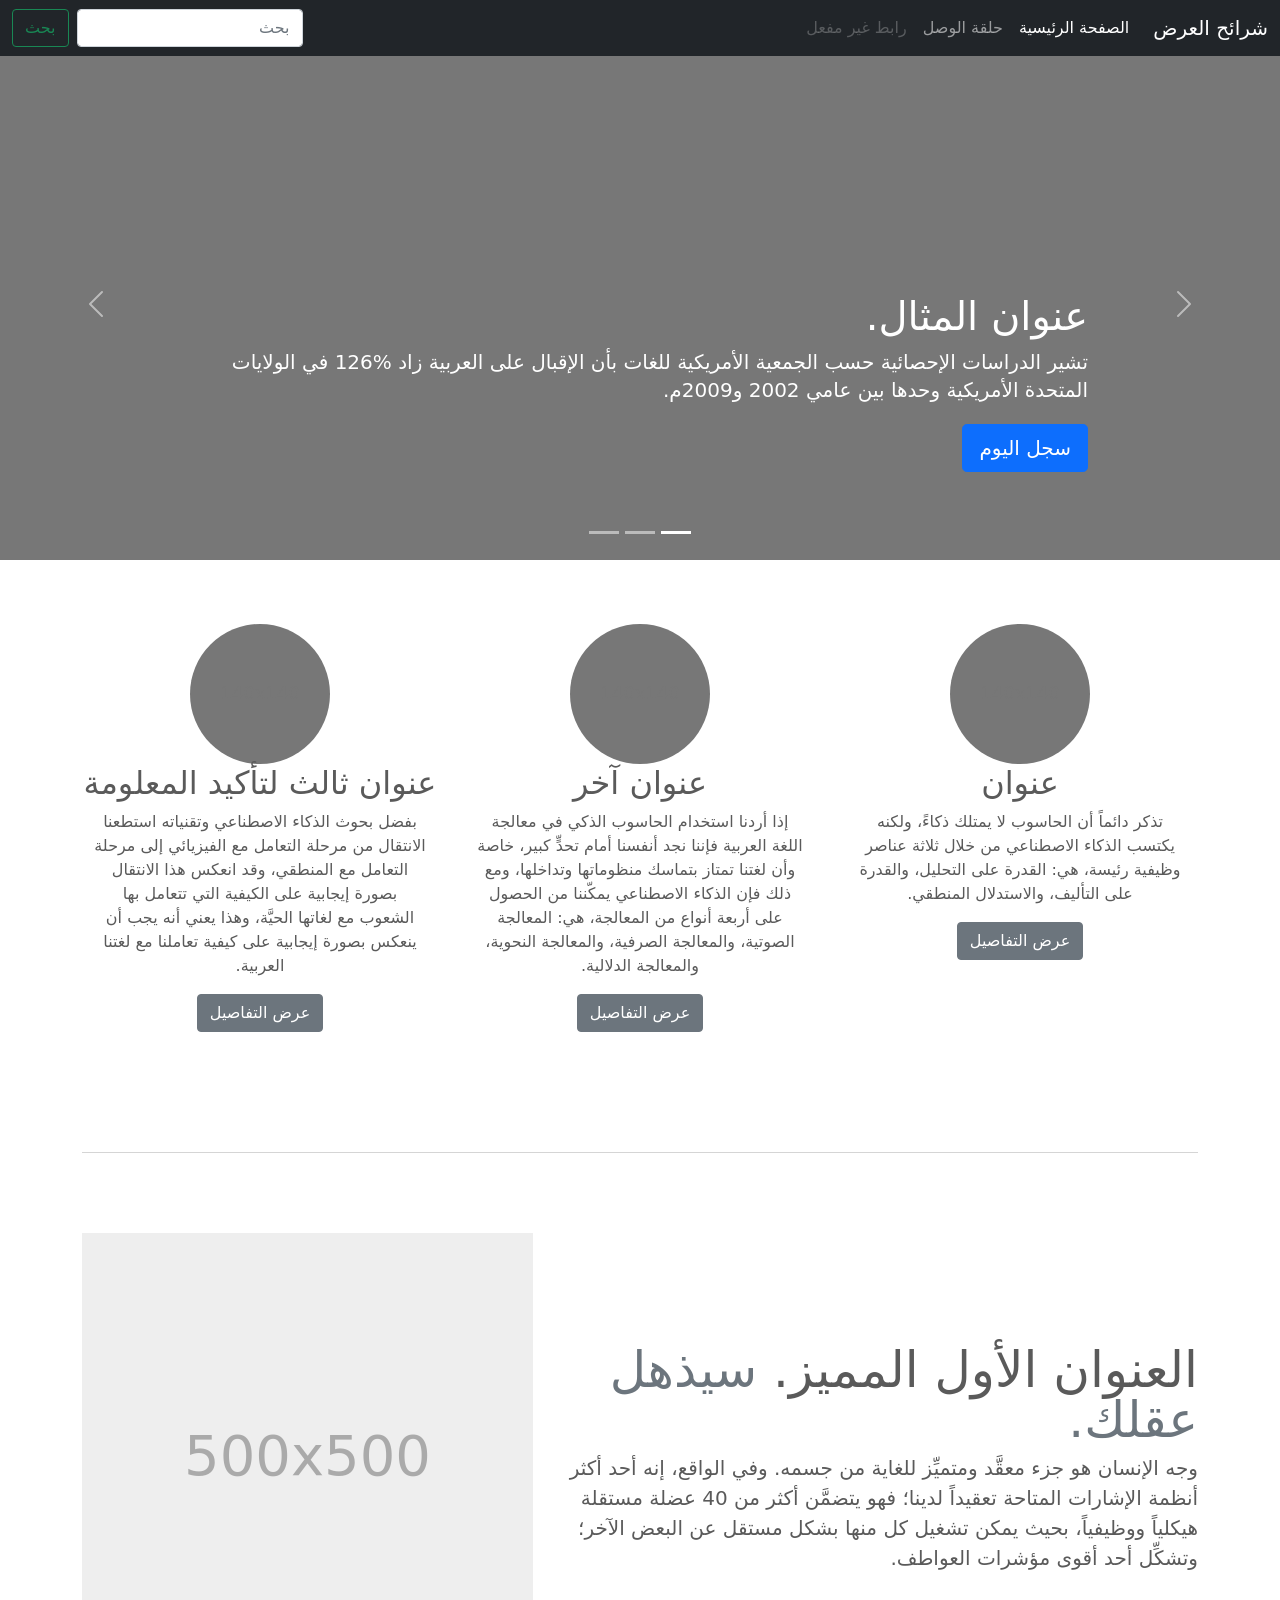
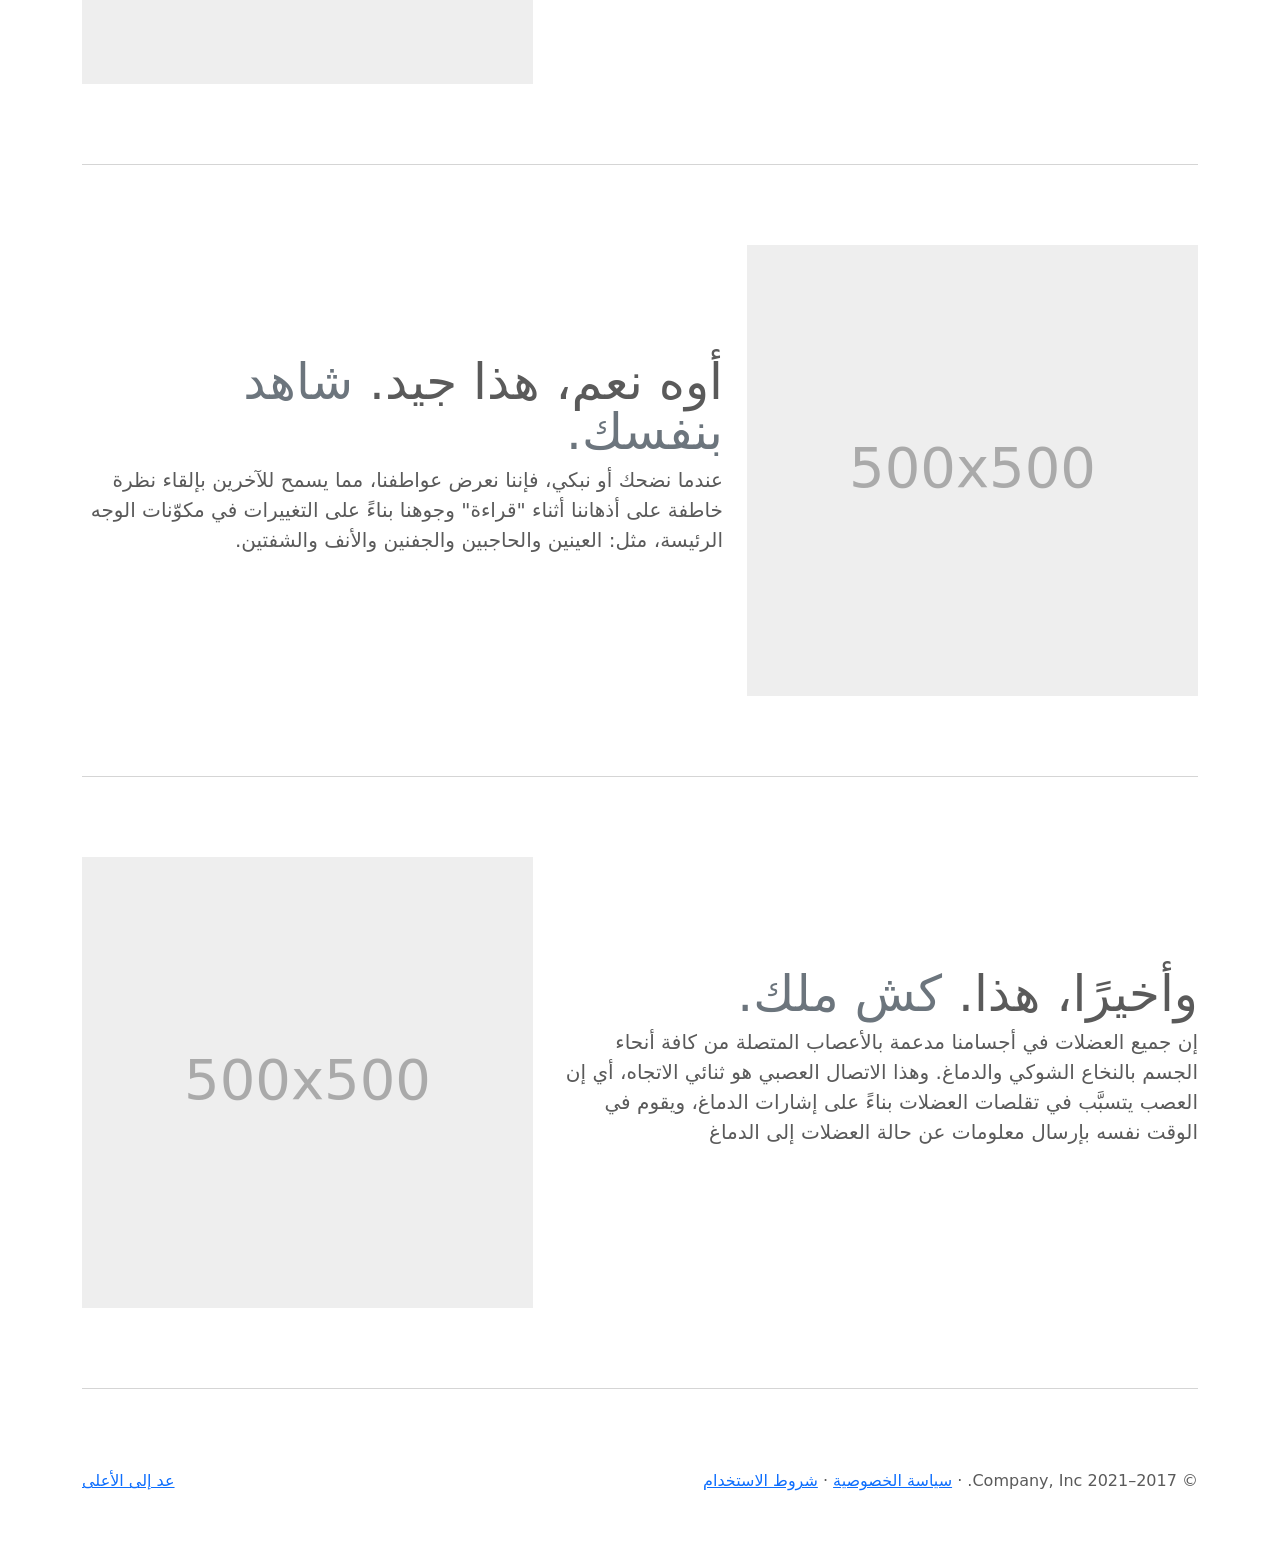
<file: desenvolvimento_web/projeto_bootstrap/bootstrap-5.0.2-examples/bootstrap-5.0.2-examples/carousel-rtl/index.html>
<!doctype html>
<html lang="ar" dir="rtl">
  <head>
    <meta charset="utf-8">
    <meta name="viewport" content="width=device-width, initial-scale=1">
    <meta name="description" content="">
    <meta name="author" content="Mark Otto, Jacob Thornton, and Bootstrap contributors">
    <meta name="generator" content="Hugo 0.84.0">
    <title>قالب  شرائح العرض · Bootstrap v5.0</title>

    <link rel="canonical" href="https://getbootstrap.com/docs/5.0/examples/carousel-rtl/">

    

    <!-- Bootstrap core CSS -->
<link href="../assets/dist/css/bootstrap.rtl.min.css" rel="stylesheet">

    <style>
      .bd-placeholder-img {
        font-size: 1.125rem;
        text-anchor: middle;
        -webkit-user-select: none;
        -moz-user-select: none;
        user-select: none;
      }

      @media (min-width: 768px) {
        .bd-placeholder-img-lg {
          font-size: 3.5rem;
        }
      }
    </style>

    
    <!-- Custom styles for this template -->
    <link href="../carousel/carousel.rtl.css" rel="stylesheet">
  </head>
  <body>
    
<header>
  <nav class="navbar navbar-expand-md navbar-dark fixed-top bg-dark">
    <div class="container-fluid">
      <a class="navbar-brand" href="#">شرائح العرض</a>
      <button class="navbar-toggler" type="button" data-bs-toggle="collapse" data-bs-target="#navbarCollapse" aria-controls="navbarCollapse" aria-expanded="false" aria-label="تبديل التنقل">
        <span class="navbar-toggler-icon"></span>
      </button>
      <div class="collapse navbar-collapse" id="navbarCollapse">
        <ul class="navbar-nav me-auto mb-2 mb-md-0">
          <li class="nav-item">
            <a class="nav-link active" aria-current="page" href="#">الصفحة الرئيسية</a>
          </li>
          <li class="nav-item">
            <a class="nav-link" href="#">حلقة الوصل</a>
          </li>
          <li class="nav-item">
            <a class="nav-link disabled" href="#" tabindex="-1" aria-disabled="true">رابط غير مفعل</a>
          </li>
        </ul>
        <form class="d-flex">
          <input class="form-control me-2" type="search" placeholder="بحث" aria-label="بحث">
          <button class="btn btn-outline-success" type="submit">بحث</button>
        </form>
      </div>
    </div>
  </nav>
</header>

<main>

  <div id="myCarousel" class="carousel slide" data-bs-ride="carousel">
    <div class="carousel-indicators">
      <button type="button" data-bs-target="#myCarousel" data-bs-slide-to="0" class="active" aria-current="true" aria-label="Slide 1"></button>
      <button type="button" data-bs-target="#myCarousel" data-bs-slide-to="1" aria-label="Slide 2"></button>
      <button type="button" data-bs-target="#myCarousel" data-bs-slide-to="2" aria-label="Slide 3"></button>
    </div>
    <div class="carousel-inner">
      <div class="carousel-item active">
        <svg class="bd-placeholder-img" width="100%" height="100%" xmlns="http://www.w3.org/2000/svg" aria-hidden="true" preserveAspectRatio="xMidYMid slice" focusable="false"><rect width="100%" height="100%" fill="#777"/></svg>

        <div class="container">
          <div class="carousel-caption text-start">
            <h1>عنوان المثال.</h1>
            <p>تشير الدراسات الإحصائية حسب الجمعية الأمريكية للغات بأن الإقبال على العربية زاد %126 في الولايات المتحدة الأمريكية وحدها بين عامي 2002 و2009م.</p>
            <p><a class="btn btn-lg btn-primary" href="#">سجل اليوم</a></p>
          </div>
        </div>
      </div>
      <div class="carousel-item">
        <svg class="bd-placeholder-img" width="100%" height="100%" xmlns="http://www.w3.org/2000/svg" aria-hidden="true" preserveAspectRatio="xMidYMid slice" focusable="false"><rect width="100%" height="100%" fill="#777"/></svg>

        <div class="container">
          <div class="carousel-caption">
            <h1>عنوان مثال آخر.</h1>
            <p>حسب المجلس الثقافي البريطاني فإن تعليم الإنجليزية داخل بريطانيا يسهم في تعزيز اقتصادها بما يتجاوز ملياري جنيه سنوياً، كما أنه وفر أكثر من 26 ألف وظيفة.</p>
            <p><a class="btn btn-lg btn-primary" href="#">أعرف أكثر</a></p>
          </div>
        </div>
      </div>
      <div class="carousel-item">
        <svg class="bd-placeholder-img" width="100%" height="100%" xmlns="http://www.w3.org/2000/svg" aria-hidden="true" preserveAspectRatio="xMidYMid slice" focusable="false"><rect width="100%" height="100%" fill="#777"/></svg>

        <div class="container">
          <div class="carousel-caption text-end">
            <h1>واحد أكثر لقياس جيد.</h1>
            <p>الإحصاءات لحجم الاستثمار اللغوي خارج بريطانيا تتفاوت من سنة لأخرى إلا أن المدير التنفيذي للمجلس الثقافي البريطاني إدي بايرز يرى أن استثمار تعليم الإنجليزية في الخارج لا يحسب على المستوى المالي فحسب بل على المستوى السياسي أيضاً.</p>
            <p><a class="btn btn-lg btn-primary" href="#">تصفح المعرض</a></p>
          </div>
        </div>
      </div>
    </div>
    <button class="carousel-control-prev" type="button" data-bs-target="#myCarousel" data-bs-slide="prev">
      <span class="carousel-control-prev-icon" aria-hidden="true"></span>
      <span class="visually-hidden">السابق</span>
    </button>
    <button class="carousel-control-next" type="button" data-bs-target="#myCarousel" data-bs-slide="next">
      <span class="carousel-control-next-icon" aria-hidden="true"></span>
      <span class="visually-hidden">التالي</span>
    </button>
  </div>


  <!-- Marketing messaging and featurettes
  ================================================== -->
  <!-- Wrap the rest of the page in another container to center all the content. -->

  <div class="container marketing">

    <!-- Three columns of text below the carousel -->
    <div class="row">
      <div class="col-lg-4">
        <svg class="bd-placeholder-img rounded-circle" width="140" height="140" xmlns="http://www.w3.org/2000/svg" role="img" aria-label="Placeholder: 140x140" preserveAspectRatio="xMidYMid slice" focusable="false"><title>Placeholder</title><rect width="100%" height="100%" fill="#777"/><text x="50%" y="50%" fill="#777" dy=".3em">140x140</text></svg>

        <h2>عنوان</h2>
        <p>تذكر دائماً أن الحاسوب لا يمتلك ذكاءً، ولكنه يكتسب الذكاء الاصطناعي من خلال ثلاثة عناصر وظيفية رئيسة، هي: القدرة على التحليل، والقدرة على التأليف، والاستدلال المنطقي.</p>
        <p><a class="btn btn-secondary" href="#">عرض التفاصيل</a></p>
      </div><!-- /.col-lg-4 -->
      <div class="col-lg-4">
        <svg class="bd-placeholder-img rounded-circle" width="140" height="140" xmlns="http://www.w3.org/2000/svg" role="img" aria-label="Placeholder: 140x140" preserveAspectRatio="xMidYMid slice" focusable="false"><title>Placeholder</title><rect width="100%" height="100%" fill="#777"/><text x="50%" y="50%" fill="#777" dy=".3em">140x140</text></svg>

        <h2>عنوان آخر</h2>
        <p>إذا أردنا استخدام الحاسوب الذكي في معالجة اللغة العربية فإننا نجد أنفسنا أمام تحدٍّ كبير، خاصة وأن لغتنا تمتاز بتماسك منظوماتها وتداخلها، ومع ذلك فإن الذكاء الاصطناعي يمكّننا من الحصول على أربعة أنواع من المعالجة، هي: المعالجة الصوتية، والمعالجة الصرفية، والمعالجة النحوية، والمعالجة الدلالية.</p>
        <p><a class="btn btn-secondary" href="#">عرض التفاصيل</a></p>
      </div><!-- /.col-lg-4 -->
      <div class="col-lg-4">
        <svg class="bd-placeholder-img rounded-circle" width="140" height="140" xmlns="http://www.w3.org/2000/svg" role="img" aria-label="Placeholder: 140x140" preserveAspectRatio="xMidYMid slice" focusable="false"><title>Placeholder</title><rect width="100%" height="100%" fill="#777"/><text x="50%" y="50%" fill="#777" dy=".3em">140x140</text></svg>

        <h2>عنوان ثالث لتأكيد المعلومة</h2>
        <p>بفضل بحوث الذكاء الاصطناعي وتقنياته استطعنا الانتقال من مرحلة التعامل مع الفيزيائي إلى مرحلة التعامل مع المنطقي، وقد انعكس هذا الانتقال بصورة إيجابية على الكيفية التي تتعامل بها الشعوب مع لغاتها الحيَّة، وهذا يعني أنه يجب أن ينعكس بصورة إيجابية على كيفية تعاملنا مع لغتنا العربية.</p>
        <p><a class="btn btn-secondary" href="#">عرض التفاصيل</a></p>
      </div><!-- /.col-lg-4 -->
    </div><!-- /.row -->


    <!-- START THE FEATURETTES -->

    <hr class="featurette-divider">

    <div class="row featurette">
      <div class="col-md-7">
        <h2 class="featurette-heading">العنوان الأول المميز. <span class="text-muted"> سيذهل عقلك. </span></h2>
        <p class="lead">وجه الإنسان هو جزء معقَّد ومتميِّز للغاية من جسمه. وفي الواقع، إنه أحد أكثر أنظمة الإشارات المتاحة تعقيداً لدينا؛ فهو يتضمَّن أكثر من 40 عضلة مستقلة هيكلياً ووظيفياً، بحيث يمكن تشغيل كل منها بشكل مستقل عن البعض الآخر؛ وتشكِّل أحد أقوى مؤشرات العواطف.</p>
      </div>
      <div class="col-md-5">
        <svg class="bd-placeholder-img bd-placeholder-img-lg featurette-image img-fluid mx-auto" width="500" height="500" xmlns="http://www.w3.org/2000/svg" role="img" aria-label="Placeholder: 500x500" preserveAspectRatio="xMidYMid slice" focusable="false"><title>Placeholder</title><rect width="100%" height="100%" fill="#eee"/><text x="50%" y="50%" fill="#aaa" dy=".3em">500x500</text></svg>

      </div>
    </div>

    <hr class="featurette-divider">

    <div class="row featurette">
      <div class="col-md-7 order-md-2">
        <h2 class="featurette-heading">أوه نعم، هذا جيد. <span class="text-muted"> شاهد بنفسك. </span></h2>
        <p class="lead">عندما نضحك أو نبكي، فإننا نعرض عواطفنا، مما يسمح للآخرين بإلقاء نظرة خاطفة على أذهاننا أثناء "قراءة" وجوهنا بناءً على التغييرات في مكوّنات الوجه الرئيسة، مثل: العينين والحاجبين والجفنين والأنف والشفتين.</p>
      </div>
      <div class="col-md-5 order-md-1">
        <svg class="bd-placeholder-img bd-placeholder-img-lg featurette-image img-fluid mx-auto" width="500" height="500" xmlns="http://www.w3.org/2000/svg" role="img" aria-label="Placeholder: 500x500" preserveAspectRatio="xMidYMid slice" focusable="false"><title>Placeholder</title><rect width="100%" height="100%" fill="#eee"/><text x="50%" y="50%" fill="#aaa" dy=".3em">500x500</text></svg>

      </div>
    </div>

    <hr class="featurette-divider">

    <div class="row featurette">
      <div class="col-md-7">
        <h2 class="featurette-heading">وأخيرًا، هذا. <span class="text-muted"> كش ملك. </span></h2>
        <p class="lead">إن جميع العضلات في أجسامنا مدعمة بالأعصاب المتصلة من كافة أنحاء الجسم بالنخاع الشوكي والدماغ. وهذا الاتصال العصبي هو ثنائي الاتجاه، أي إن العصب يتسبَّب في تقلصات العضلات بناءً على إشارات الدماغ، ويقوم في الوقت نفسه بإرسال معلومات عن حالة العضلات إلى الدماغ</p>
      </div>
      <div class="col-md-5">
        <svg class="bd-placeholder-img bd-placeholder-img-lg featurette-image img-fluid mx-auto" width="500" height="500" xmlns="http://www.w3.org/2000/svg" role="img" aria-label="Placeholder: 500x500" preserveAspectRatio="xMidYMid slice" focusable="false"><title>Placeholder</title><rect width="100%" height="100%" fill="#eee"/><text x="50%" y="50%" fill="#aaa" dy=".3em">500x500</text></svg>

      </div>
    </div>

    <hr class="featurette-divider">

    <!-- /END THE FEATURETTES -->

  </div><!-- /.container -->


  <!-- FOOTER -->
  <footer class="container">
    <p class="float-end"><a href="#">عد إلى الأعلى</a></p>
    <p>&copy; 2017–2021 Company, Inc. &middot; <a href="#">سياسة الخصوصية</a> &middot; <a href="#">شروط الاستخدام</a></p>
  </footer>
</main>


    <script src="../assets/dist/js/bootstrap.bundle.min.js"></script>

      
  </body>
</html>
</file>
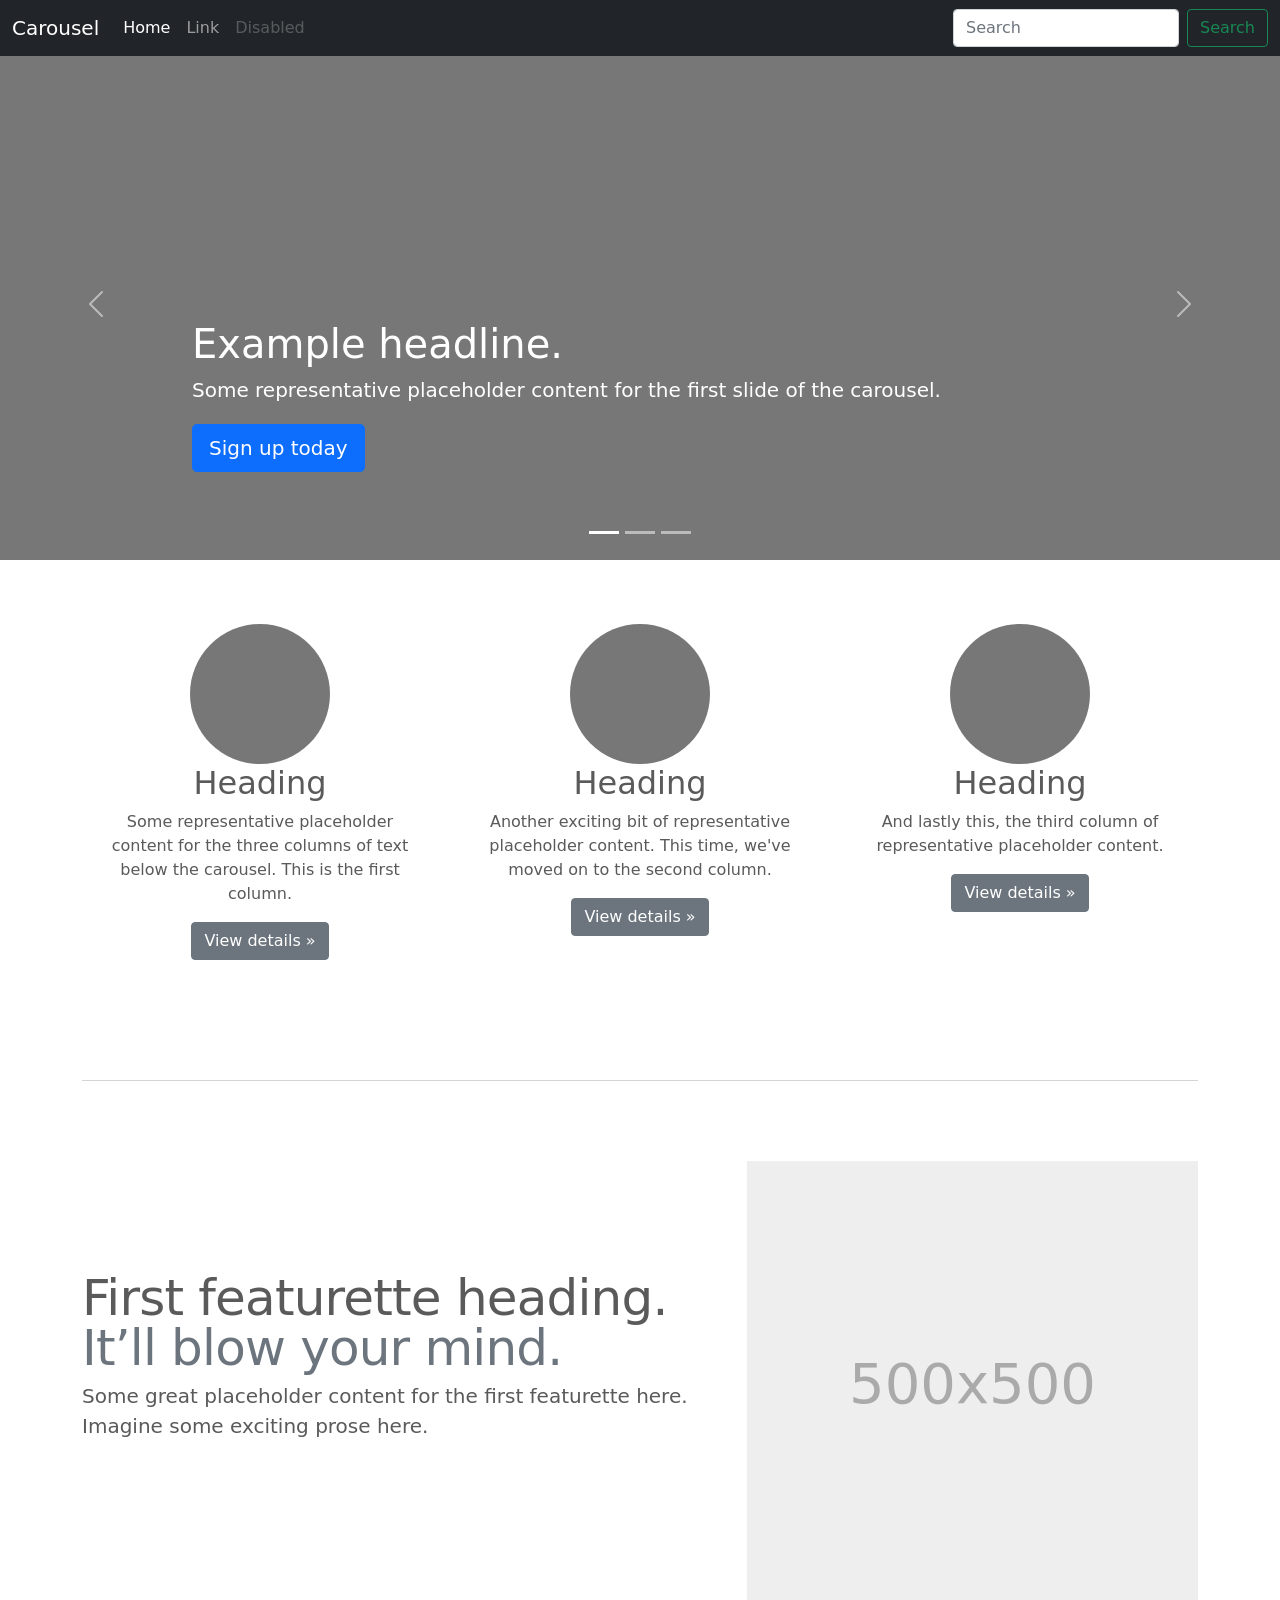
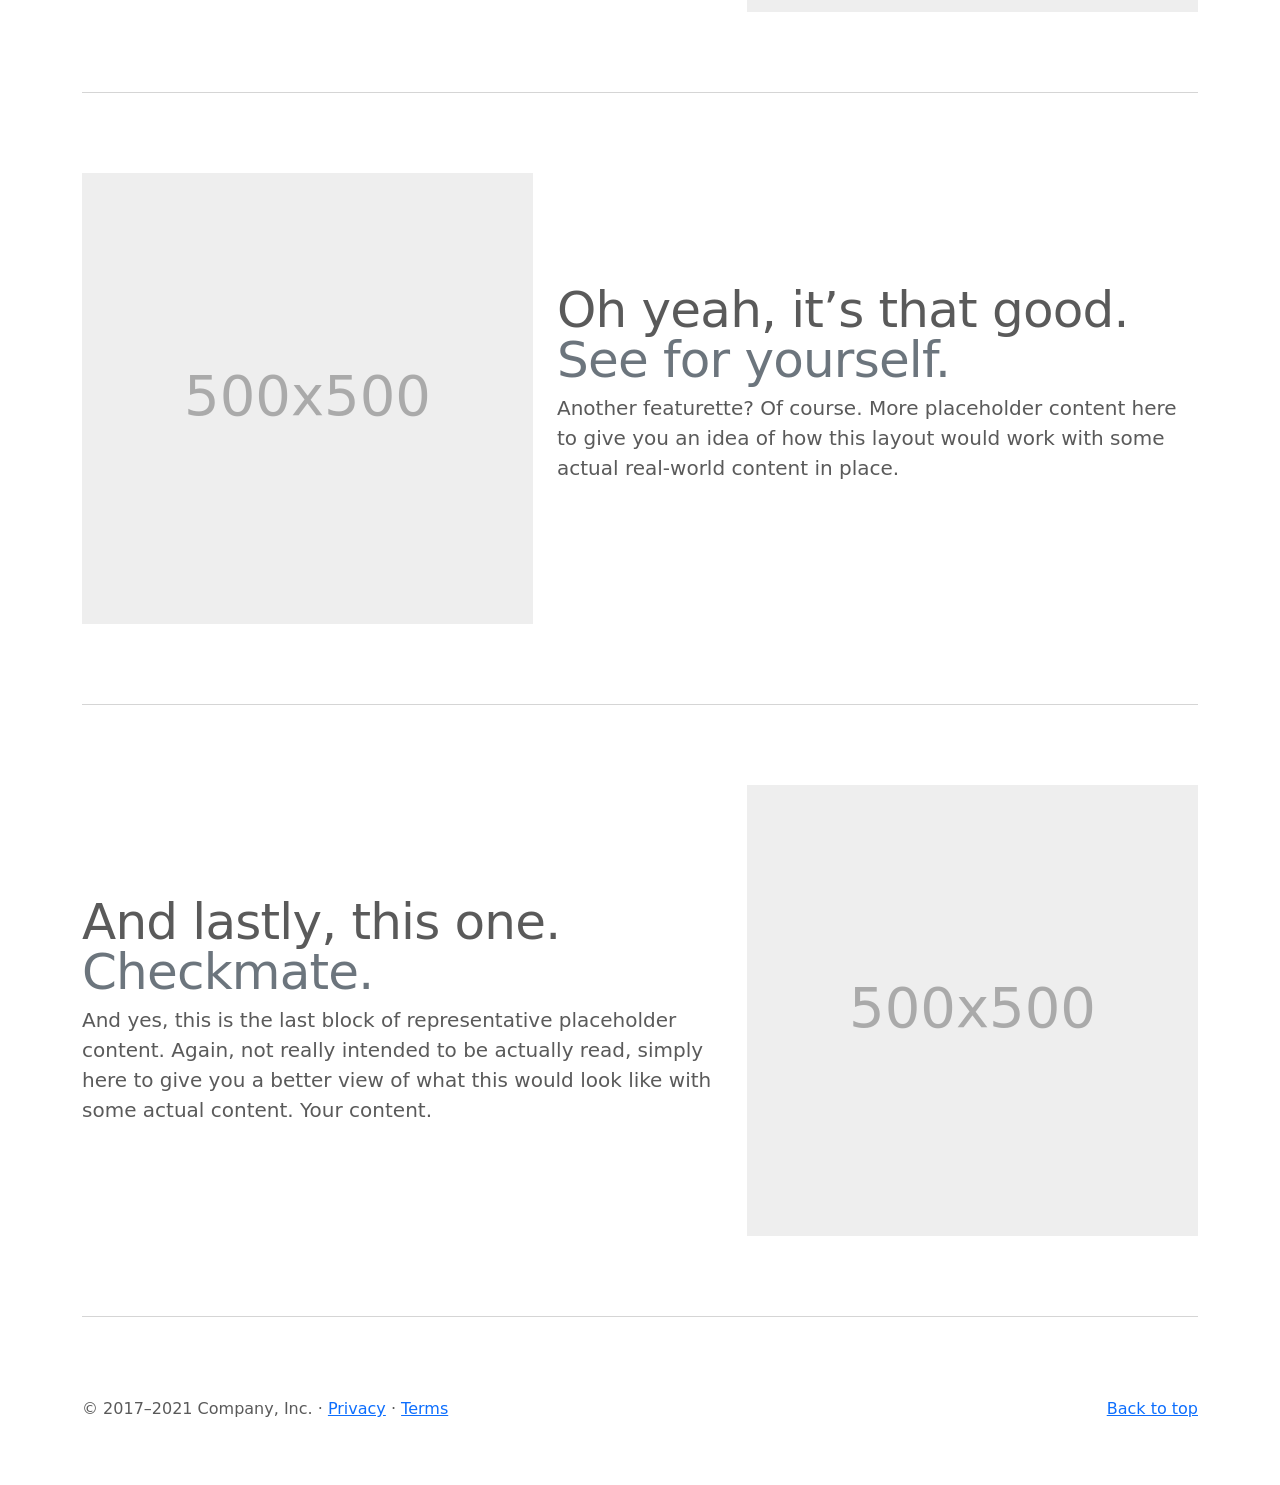
<file: desenvolvimento_web/projeto_bootstrap/bootstrap-5.0.2-examples/bootstrap-5.0.2-examples/carousel/index.html>
<!doctype html>
<html lang="en">
  <head>
    <meta charset="utf-8">
    <meta name="viewport" content="width=device-width, initial-scale=1">
    <meta name="description" content="">
    <meta name="author" content="Mark Otto, Jacob Thornton, and Bootstrap contributors">
    <meta name="generator" content="Hugo 0.84.0">
    <title>Carousel Template · Bootstrap v5.0</title>

    <link rel="canonical" href="https://getbootstrap.com/docs/5.0/examples/carousel/">

    

    <!-- Bootstrap core CSS -->
<link href="../assets/dist/css/bootstrap.min.css" rel="stylesheet">

    <style>
      .bd-placeholder-img {
        font-size: 1.125rem;
        text-anchor: middle;
        -webkit-user-select: none;
        -moz-user-select: none;
        user-select: none;
      }

      @media (min-width: 768px) {
        .bd-placeholder-img-lg {
          font-size: 3.5rem;
        }
      }
    </style>

    
    <!-- Custom styles for this template -->
    <link href="carousel.css" rel="stylesheet">
  </head>
  <body>
    
<header>
  <nav class="navbar navbar-expand-md navbar-dark fixed-top bg-dark">
    <div class="container-fluid">
      <a class="navbar-brand" href="#">Carousel</a>
      <button class="navbar-toggler" type="button" data-bs-toggle="collapse" data-bs-target="#navbarCollapse" aria-controls="navbarCollapse" aria-expanded="false" aria-label="Toggle navigation">
        <span class="navbar-toggler-icon"></span>
      </button>
      <div class="collapse navbar-collapse" id="navbarCollapse">
        <ul class="navbar-nav me-auto mb-2 mb-md-0">
          <li class="nav-item">
            <a class="nav-link active" aria-current="page" href="#">Home</a>
          </li>
          <li class="nav-item">
            <a class="nav-link" href="#">Link</a>
          </li>
          <li class="nav-item">
            <a class="nav-link disabled" href="#" tabindex="-1" aria-disabled="true">Disabled</a>
          </li>
        </ul>
        <form class="d-flex">
          <input class="form-control me-2" type="search" placeholder="Search" aria-label="Search">
          <button class="btn btn-outline-success" type="submit">Search</button>
        </form>
      </div>
    </div>
  </nav>
</header>

<main>

  <div id="myCarousel" class="carousel slide" data-bs-ride="carousel">
    <div class="carousel-indicators">
      <button type="button" data-bs-target="#myCarousel" data-bs-slide-to="0" class="active" aria-current="true" aria-label="Slide 1"></button>
      <button type="button" data-bs-target="#myCarousel" data-bs-slide-to="1" aria-label="Slide 2"></button>
      <button type="button" data-bs-target="#myCarousel" data-bs-slide-to="2" aria-label="Slide 3"></button>
    </div>
    <div class="carousel-inner">
      <div class="carousel-item active">
        <svg class="bd-placeholder-img" width="100%" height="100%" xmlns="http://www.w3.org/2000/svg" aria-hidden="true" preserveAspectRatio="xMidYMid slice" focusable="false"><rect width="100%" height="100%" fill="#777"/></svg>

        <div class="container">
          <div class="carousel-caption text-start">
            <h1>Example headline.</h1>
            <p>Some representative placeholder content for the first slide of the carousel.</p>
            <p><a class="btn btn-lg btn-primary" href="#">Sign up today</a></p>
          </div>
        </div>
      </div>
      <div class="carousel-item">
        <svg class="bd-placeholder-img" width="100%" height="100%" xmlns="http://www.w3.org/2000/svg" aria-hidden="true" preserveAspectRatio="xMidYMid slice" focusable="false"><rect width="100%" height="100%" fill="#777"/></svg>

        <div class="container">
          <div class="carousel-caption">
            <h1>Another example headline.</h1>
            <p>Some representative placeholder content for the second slide of the carousel.</p>
            <p><a class="btn btn-lg btn-primary" href="#">Learn more</a></p>
          </div>
        </div>
      </div>
      <div class="carousel-item">
        <svg class="bd-placeholder-img" width="100%" height="100%" xmlns="http://www.w3.org/2000/svg" aria-hidden="true" preserveAspectRatio="xMidYMid slice" focusable="false"><rect width="100%" height="100%" fill="#777"/></svg>

        <div class="container">
          <div class="carousel-caption text-end">
            <h1>One more for good measure.</h1>
            <p>Some representative placeholder content for the third slide of this carousel.</p>
            <p><a class="btn btn-lg btn-primary" href="#">Browse gallery</a></p>
          </div>
        </div>
      </div>
    </div>
    <button class="carousel-control-prev" type="button" data-bs-target="#myCarousel" data-bs-slide="prev">
      <span class="carousel-control-prev-icon" aria-hidden="true"></span>
      <span class="visually-hidden">Previous</span>
    </button>
    <button class="carousel-control-next" type="button" data-bs-target="#myCarousel" data-bs-slide="next">
      <span class="carousel-control-next-icon" aria-hidden="true"></span>
      <span class="visually-hidden">Next</span>
    </button>
  </div>


  <!-- Marketing messaging and featurettes
  ================================================== -->
  <!-- Wrap the rest of the page in another container to center all the content. -->

  <div class="container marketing">

    <!-- Three columns of text below the carousel -->
    <div class="row">
      <div class="col-lg-4">
        <svg class="bd-placeholder-img rounded-circle" width="140" height="140" xmlns="http://www.w3.org/2000/svg" role="img" aria-label="Placeholder: 140x140" preserveAspectRatio="xMidYMid slice" focusable="false"><title>Placeholder</title><rect width="100%" height="100%" fill="#777"/><text x="50%" y="50%" fill="#777" dy=".3em">140x140</text></svg>

        <h2>Heading</h2>
        <p>Some representative placeholder content for the three columns of text below the carousel. This is the first column.</p>
        <p><a class="btn btn-secondary" href="#">View details &raquo;</a></p>
      </div><!-- /.col-lg-4 -->
      <div class="col-lg-4">
        <svg class="bd-placeholder-img rounded-circle" width="140" height="140" xmlns="http://www.w3.org/2000/svg" role="img" aria-label="Placeholder: 140x140" preserveAspectRatio="xMidYMid slice" focusable="false"><title>Placeholder</title><rect width="100%" height="100%" fill="#777"/><text x="50%" y="50%" fill="#777" dy=".3em">140x140</text></svg>

        <h2>Heading</h2>
        <p>Another exciting bit of representative placeholder content. This time, we've moved on to the second column.</p>
        <p><a class="btn btn-secondary" href="#">View details &raquo;</a></p>
      </div><!-- /.col-lg-4 -->
      <div class="col-lg-4">
        <svg class="bd-placeholder-img rounded-circle" width="140" height="140" xmlns="http://www.w3.org/2000/svg" role="img" aria-label="Placeholder: 140x140" preserveAspectRatio="xMidYMid slice" focusable="false"><title>Placeholder</title><rect width="100%" height="100%" fill="#777"/><text x="50%" y="50%" fill="#777" dy=".3em">140x140</text></svg>

        <h2>Heading</h2>
        <p>And lastly this, the third column of representative placeholder content.</p>
        <p><a class="btn btn-secondary" href="#">View details &raquo;</a></p>
      </div><!-- /.col-lg-4 -->
    </div><!-- /.row -->


    <!-- START THE FEATURETTES -->

    <hr class="featurette-divider">

    <div class="row featurette">
      <div class="col-md-7">
        <h2 class="featurette-heading">First featurette heading. <span class="text-muted">It’ll blow your mind.</span></h2>
        <p class="lead">Some great placeholder content for the first featurette here. Imagine some exciting prose here.</p>
      </div>
      <div class="col-md-5">
        <svg class="bd-placeholder-img bd-placeholder-img-lg featurette-image img-fluid mx-auto" width="500" height="500" xmlns="http://www.w3.org/2000/svg" role="img" aria-label="Placeholder: 500x500" preserveAspectRatio="xMidYMid slice" focusable="false"><title>Placeholder</title><rect width="100%" height="100%" fill="#eee"/><text x="50%" y="50%" fill="#aaa" dy=".3em">500x500</text></svg>

      </div>
    </div>

    <hr class="featurette-divider">

    <div class="row featurette">
      <div class="col-md-7 order-md-2">
        <h2 class="featurette-heading">Oh yeah, it’s that good. <span class="text-muted">See for yourself.</span></h2>
        <p class="lead">Another featurette? Of course. More placeholder content here to give you an idea of how this layout would work with some actual real-world content in place.</p>
      </div>
      <div class="col-md-5 order-md-1">
        <svg class="bd-placeholder-img bd-placeholder-img-lg featurette-image img-fluid mx-auto" width="500" height="500" xmlns="http://www.w3.org/2000/svg" role="img" aria-label="Placeholder: 500x500" preserveAspectRatio="xMidYMid slice" focusable="false"><title>Placeholder</title><rect width="100%" height="100%" fill="#eee"/><text x="50%" y="50%" fill="#aaa" dy=".3em">500x500</text></svg>

      </div>
    </div>

    <hr class="featurette-divider">

    <div class="row featurette">
      <div class="col-md-7">
        <h2 class="featurette-heading">And lastly, this one. <span class="text-muted">Checkmate.</span></h2>
        <p class="lead">And yes, this is the last block of representative placeholder content. Again, not really intended to be actually read, simply here to give you a better view of what this would look like with some actual content. Your content.</p>
      </div>
      <div class="col-md-5">
        <svg class="bd-placeholder-img bd-placeholder-img-lg featurette-image img-fluid mx-auto" width="500" height="500" xmlns="http://www.w3.org/2000/svg" role="img" aria-label="Placeholder: 500x500" preserveAspectRatio="xMidYMid slice" focusable="false"><title>Placeholder</title><rect width="100%" height="100%" fill="#eee"/><text x="50%" y="50%" fill="#aaa" dy=".3em">500x500</text></svg>

      </div>
    </div>

    <hr class="featurette-divider">

    <!-- /END THE FEATURETTES -->

  </div><!-- /.container -->


  <!-- FOOTER -->
  <footer class="container">
    <p class="float-end"><a href="#">Back to top</a></p>
    <p>&copy; 2017–2021 Company, Inc. &middot; <a href="#">Privacy</a> &middot; <a href="#">Terms</a></p>
  </footer>
</main>


    <script src="../assets/dist/js/bootstrap.bundle.min.js"></script>

      
  </body>
</html>
</file>
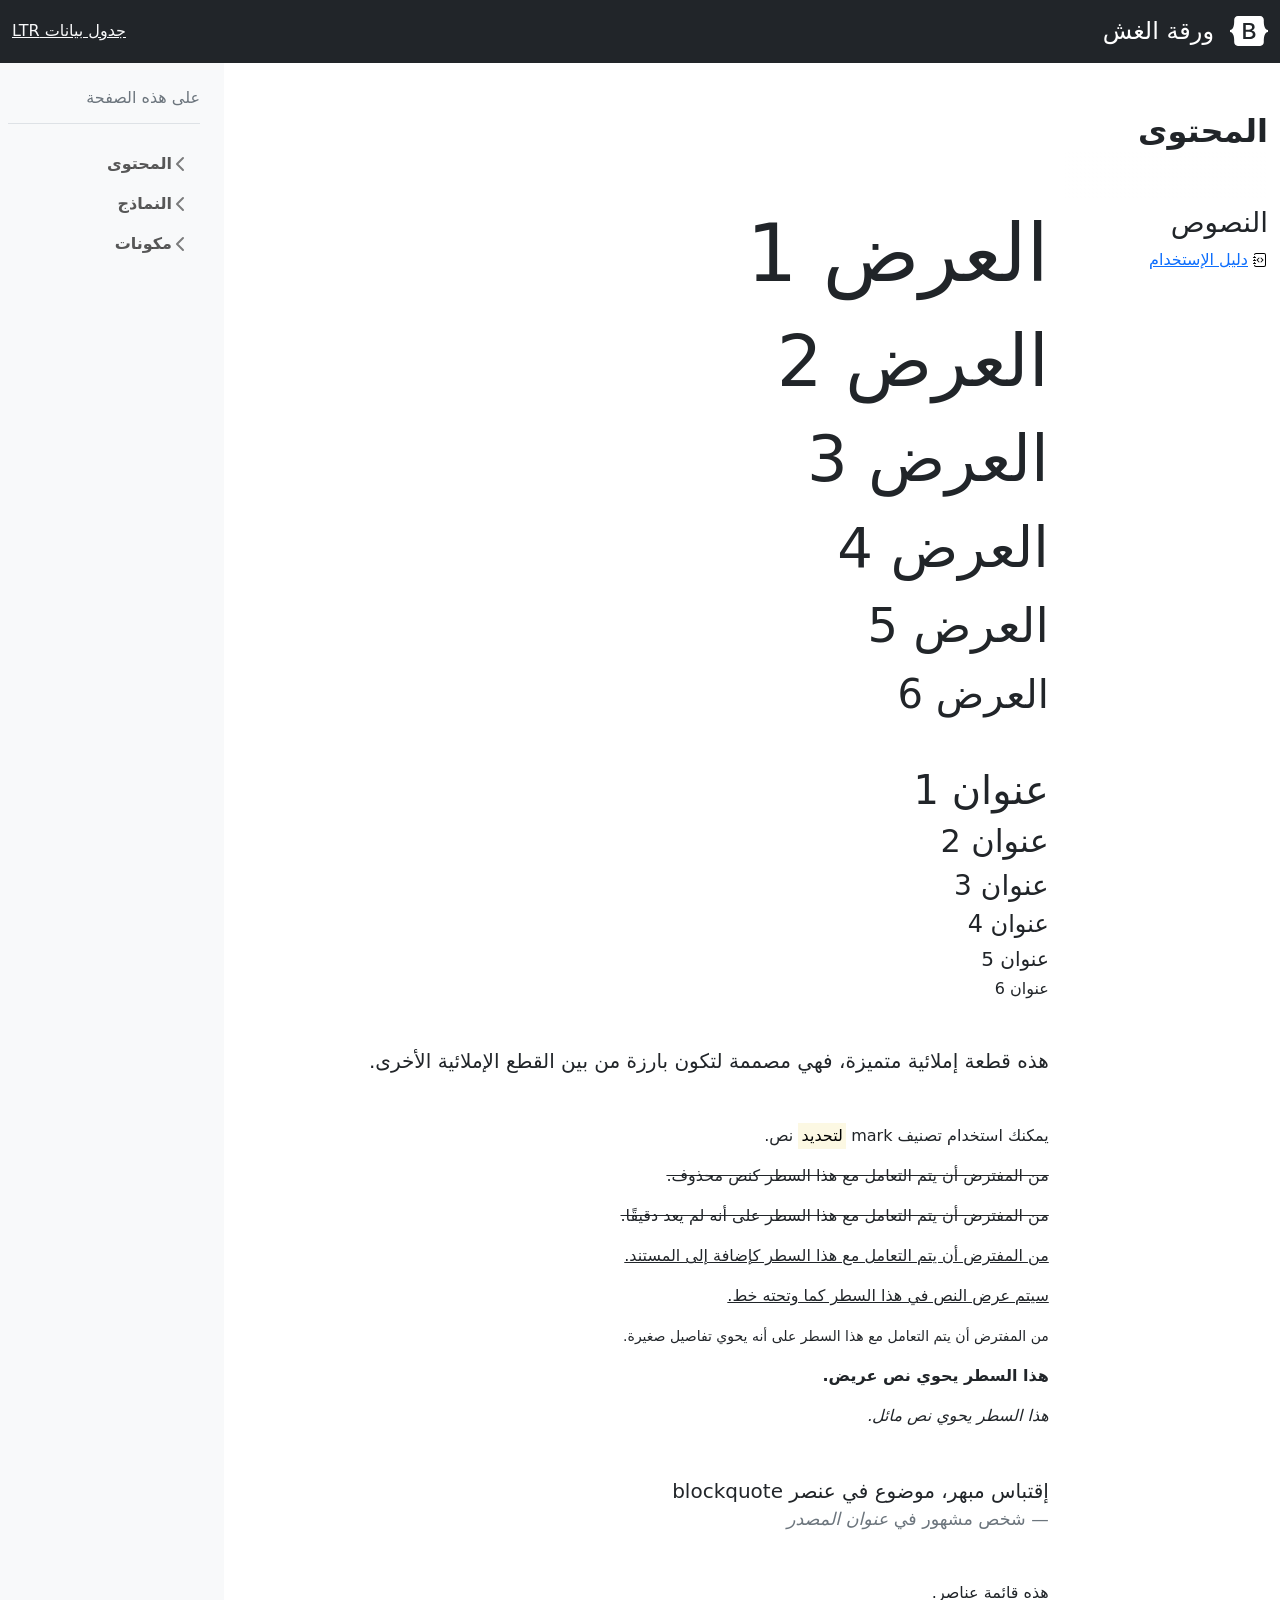
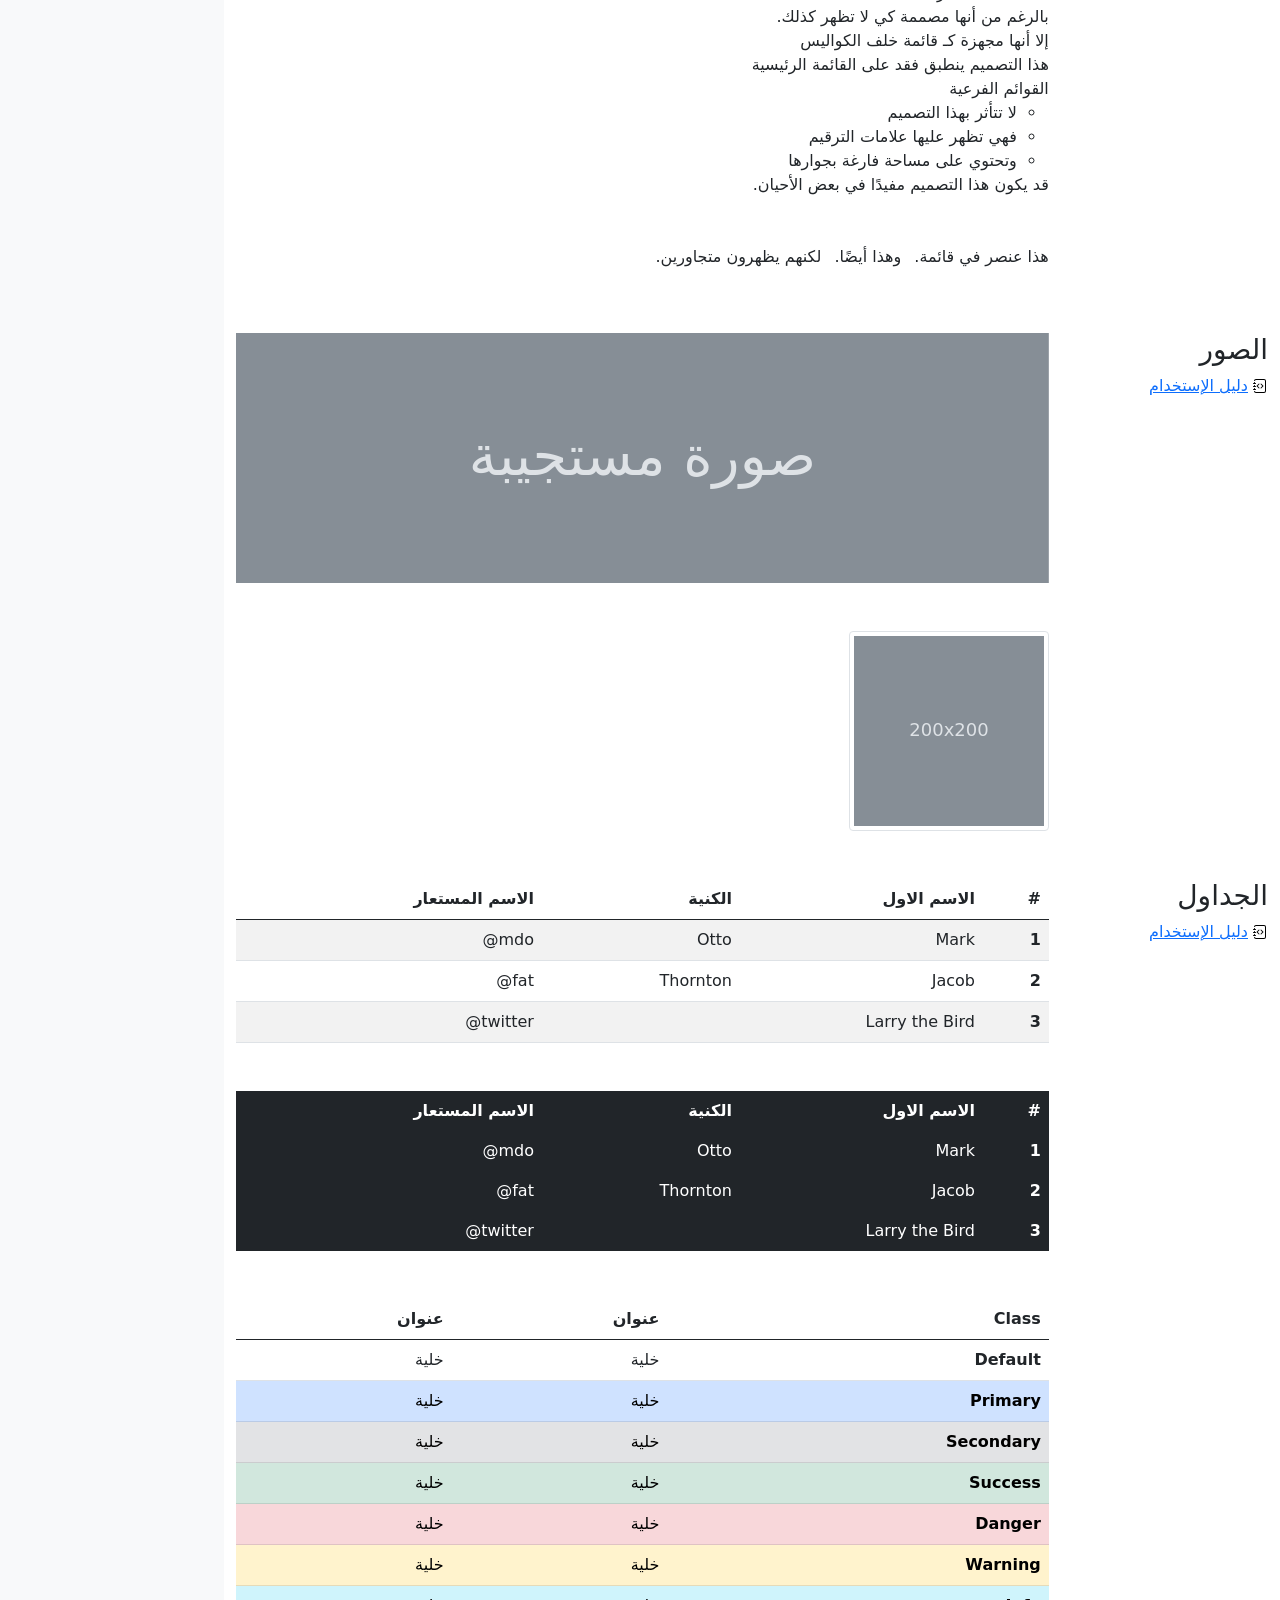
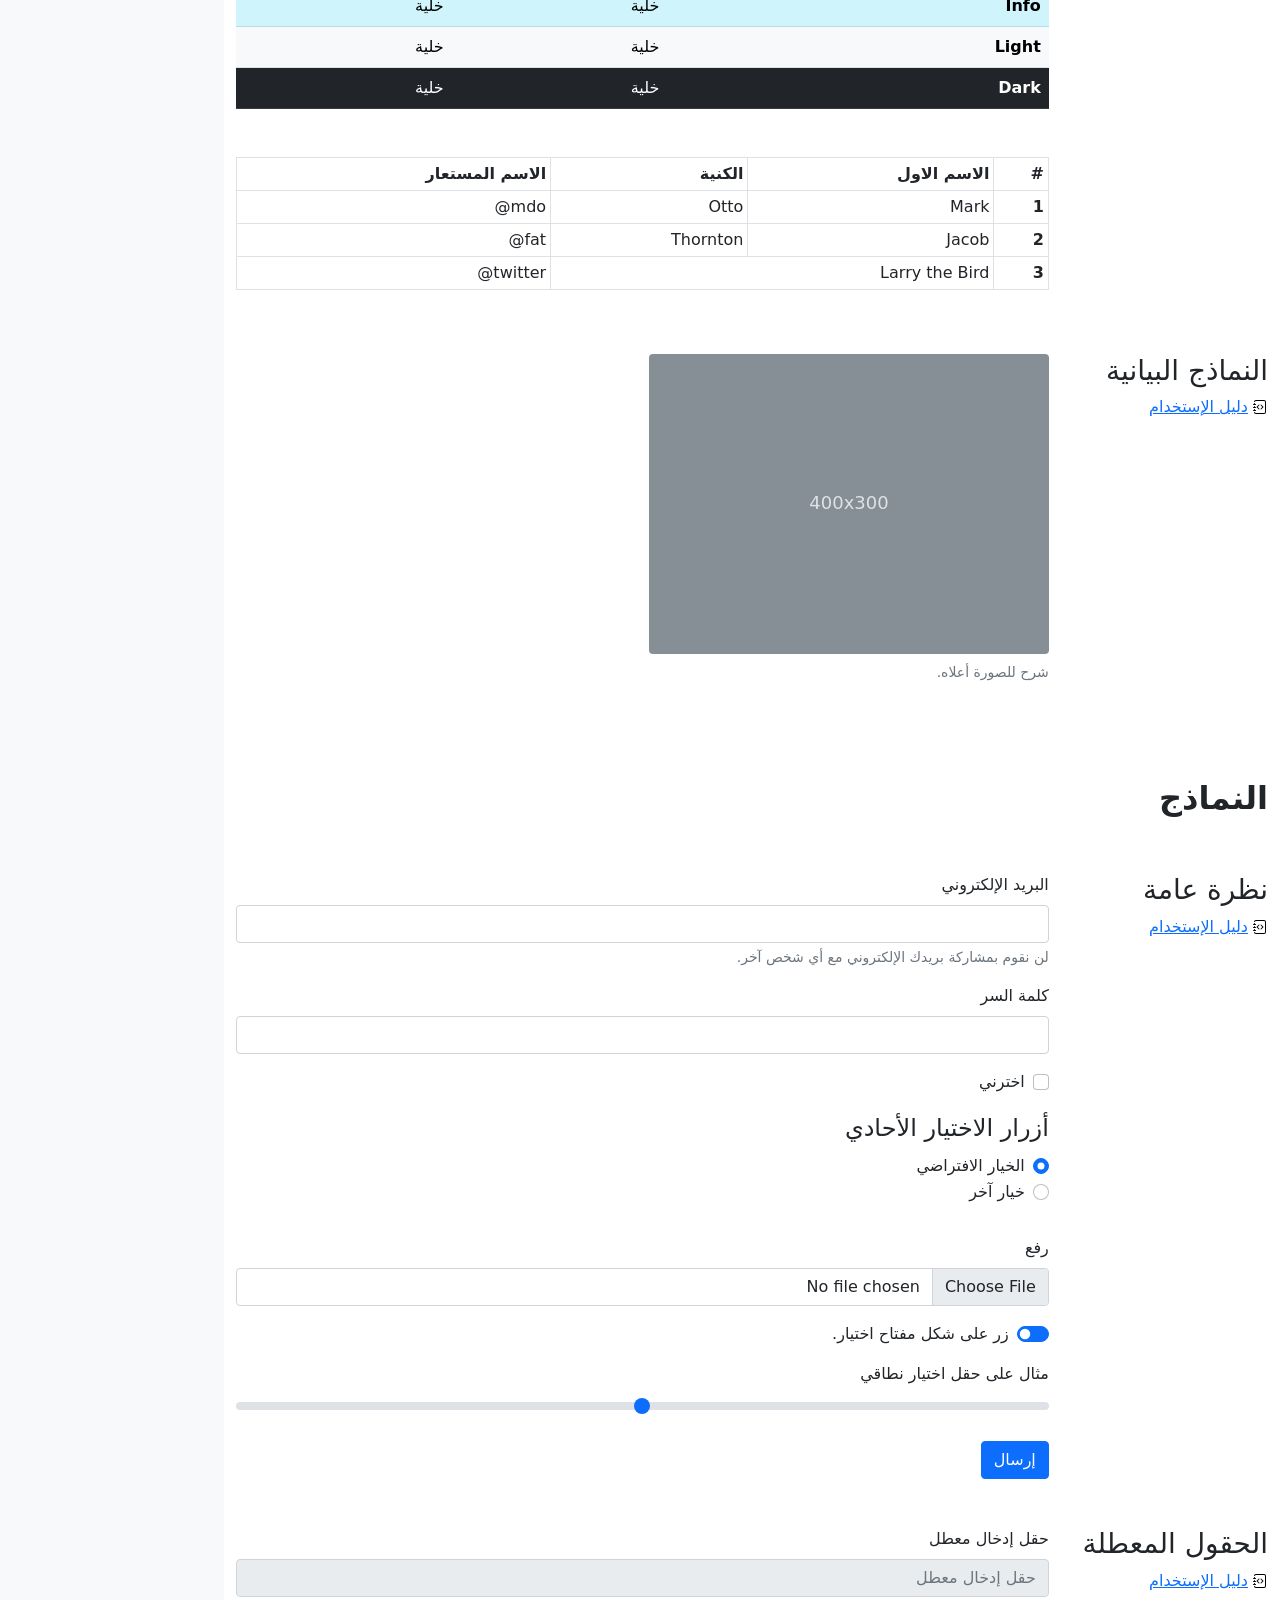
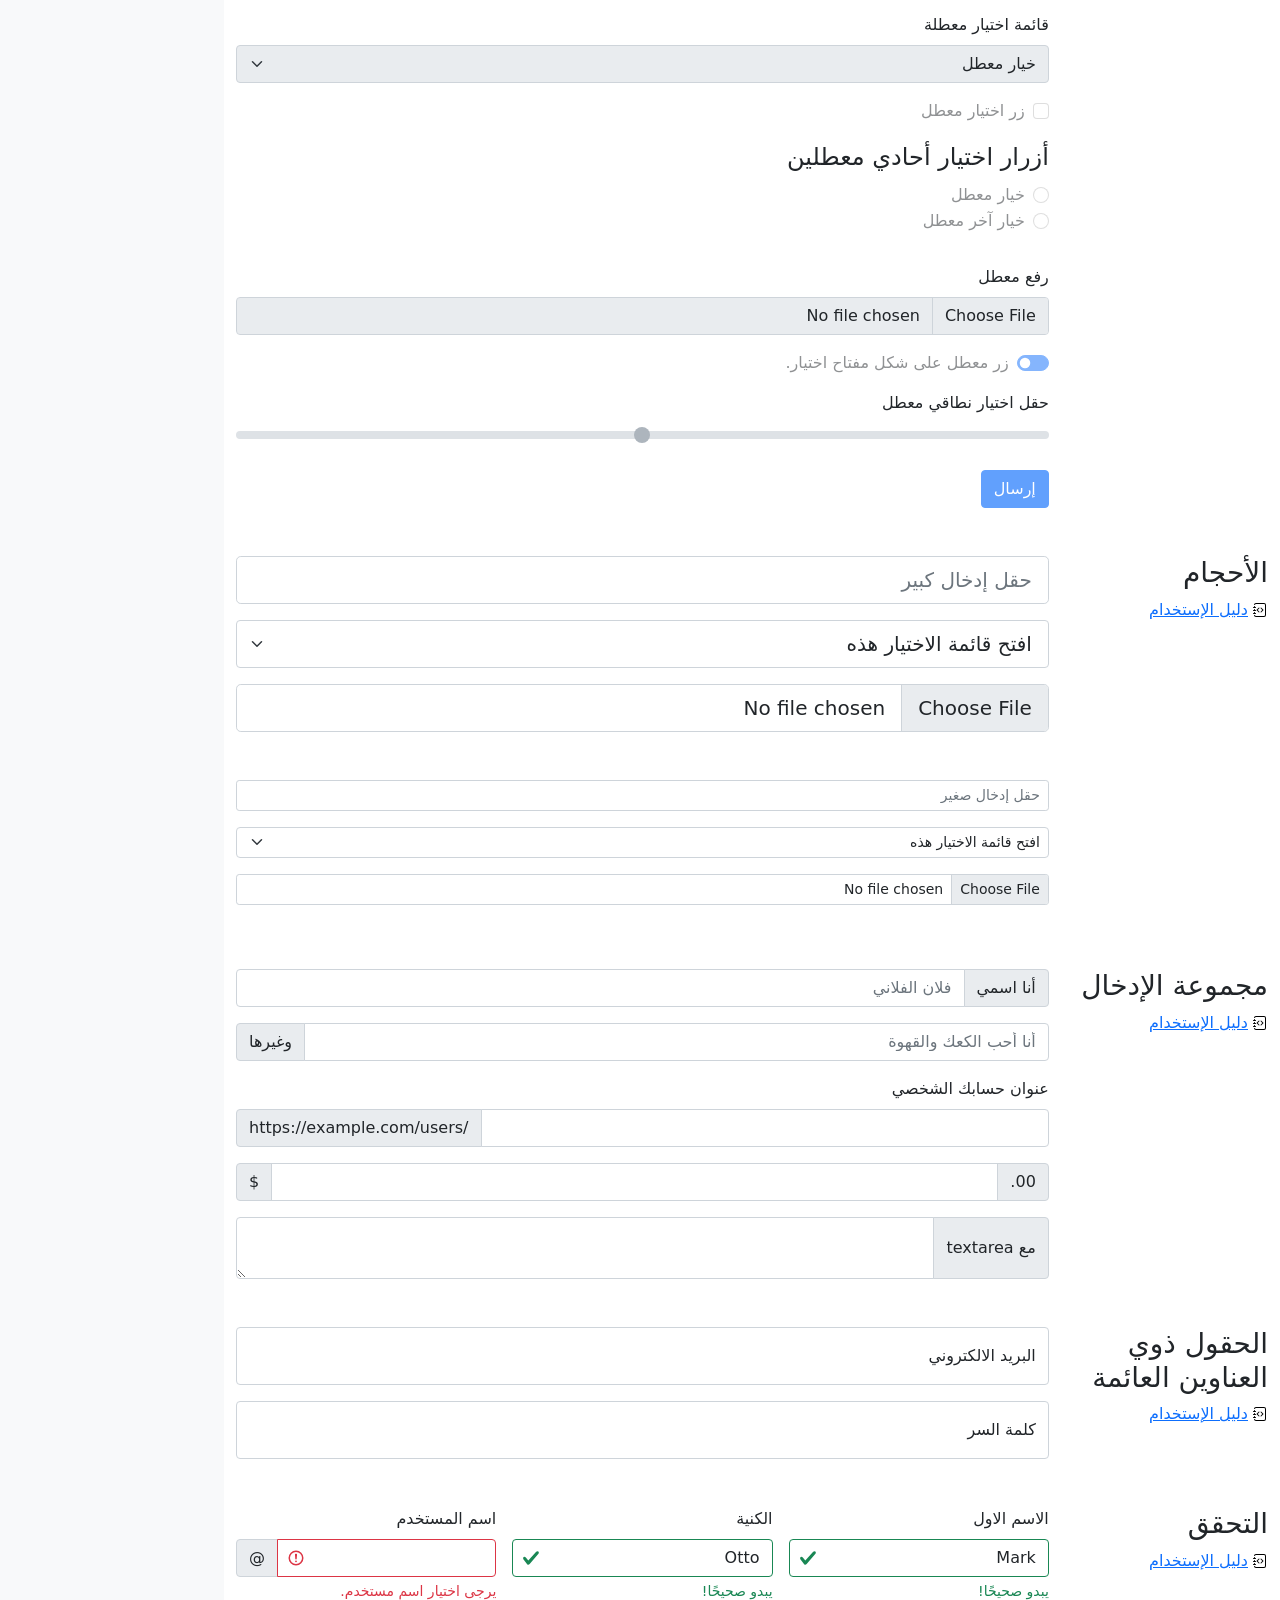
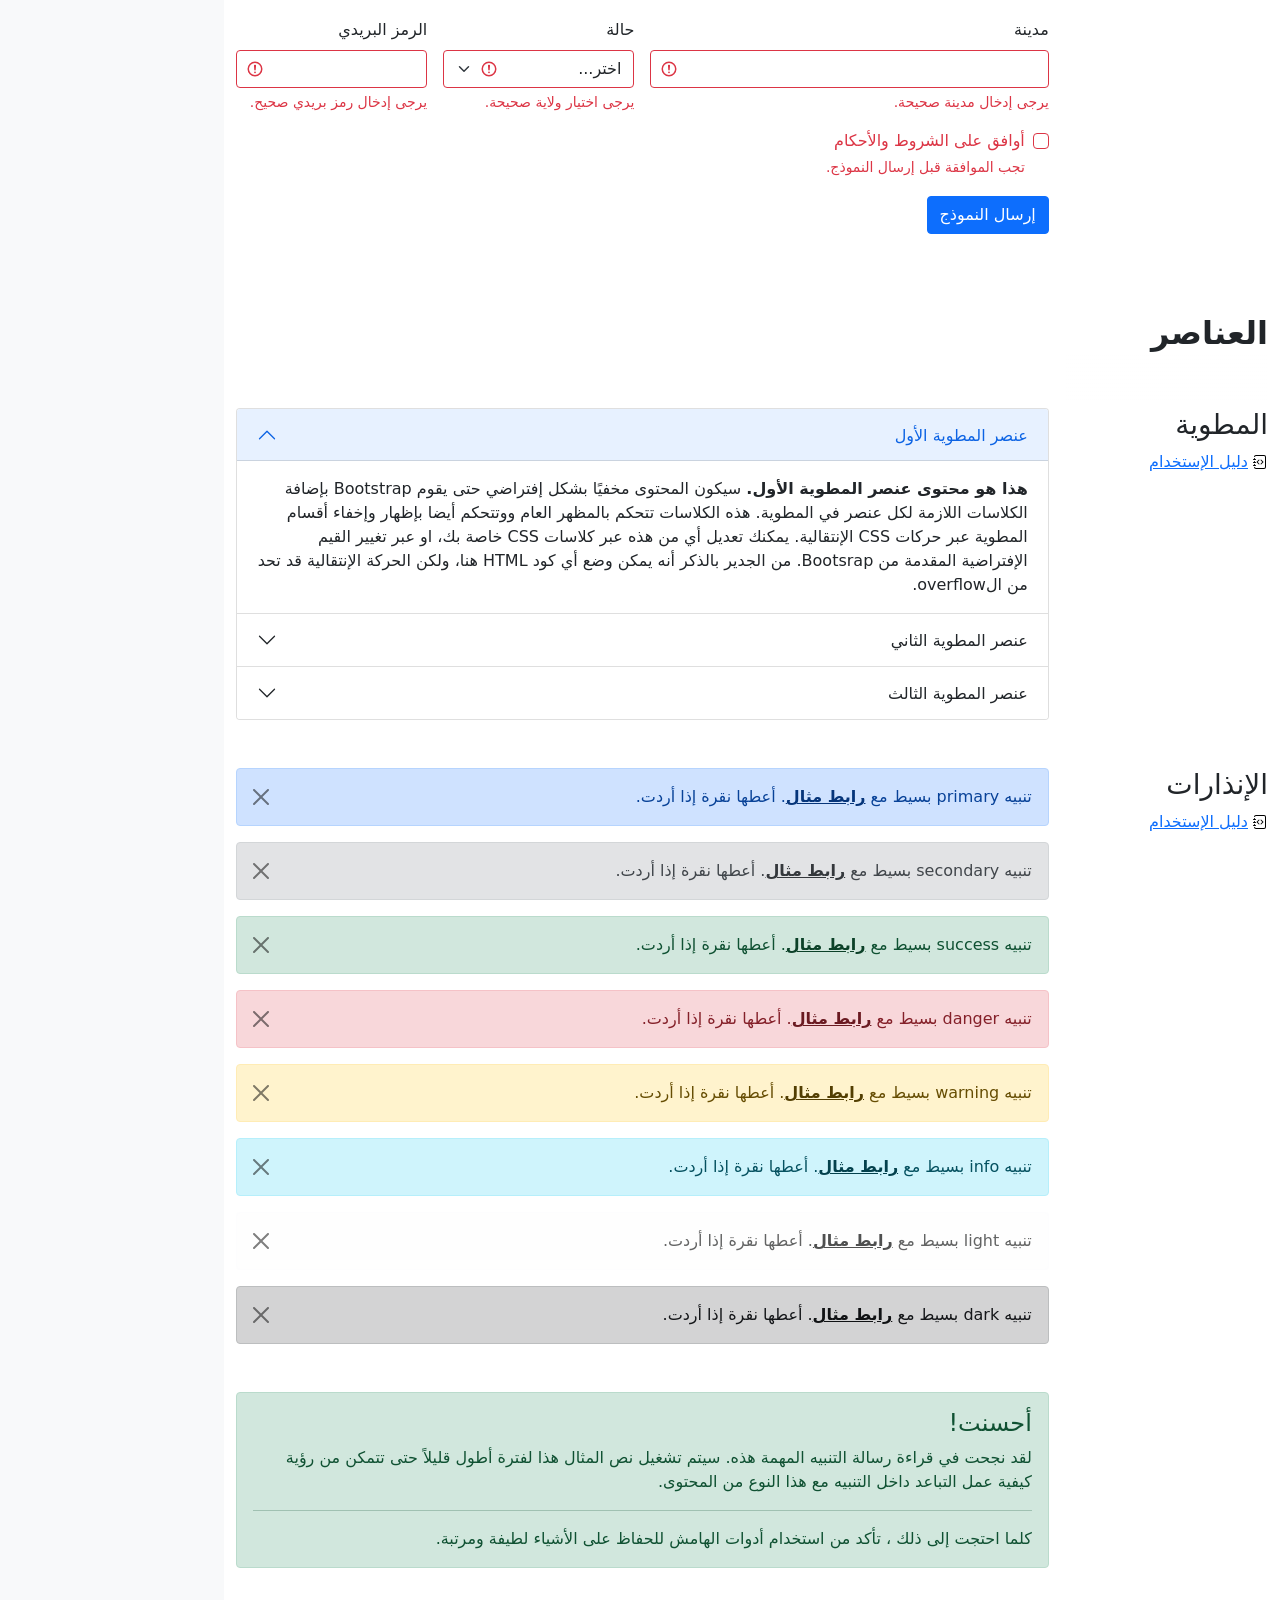
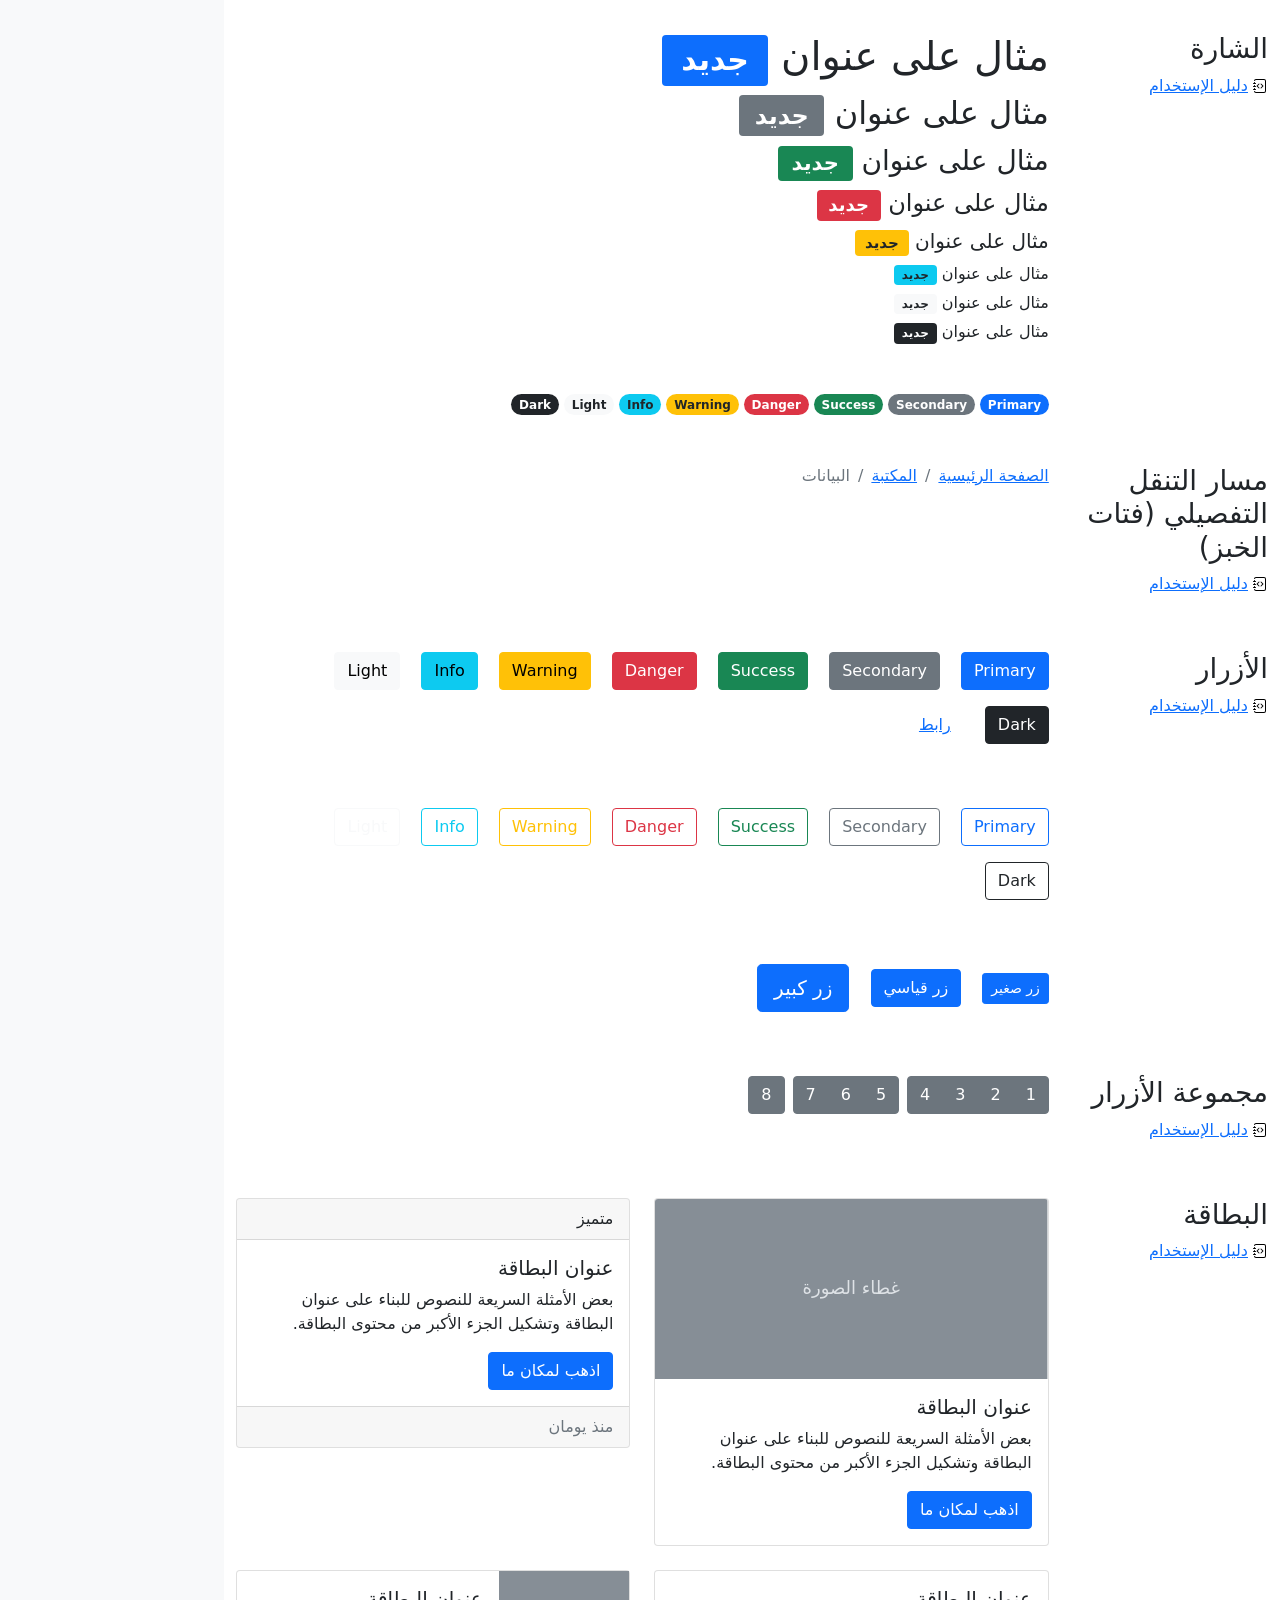
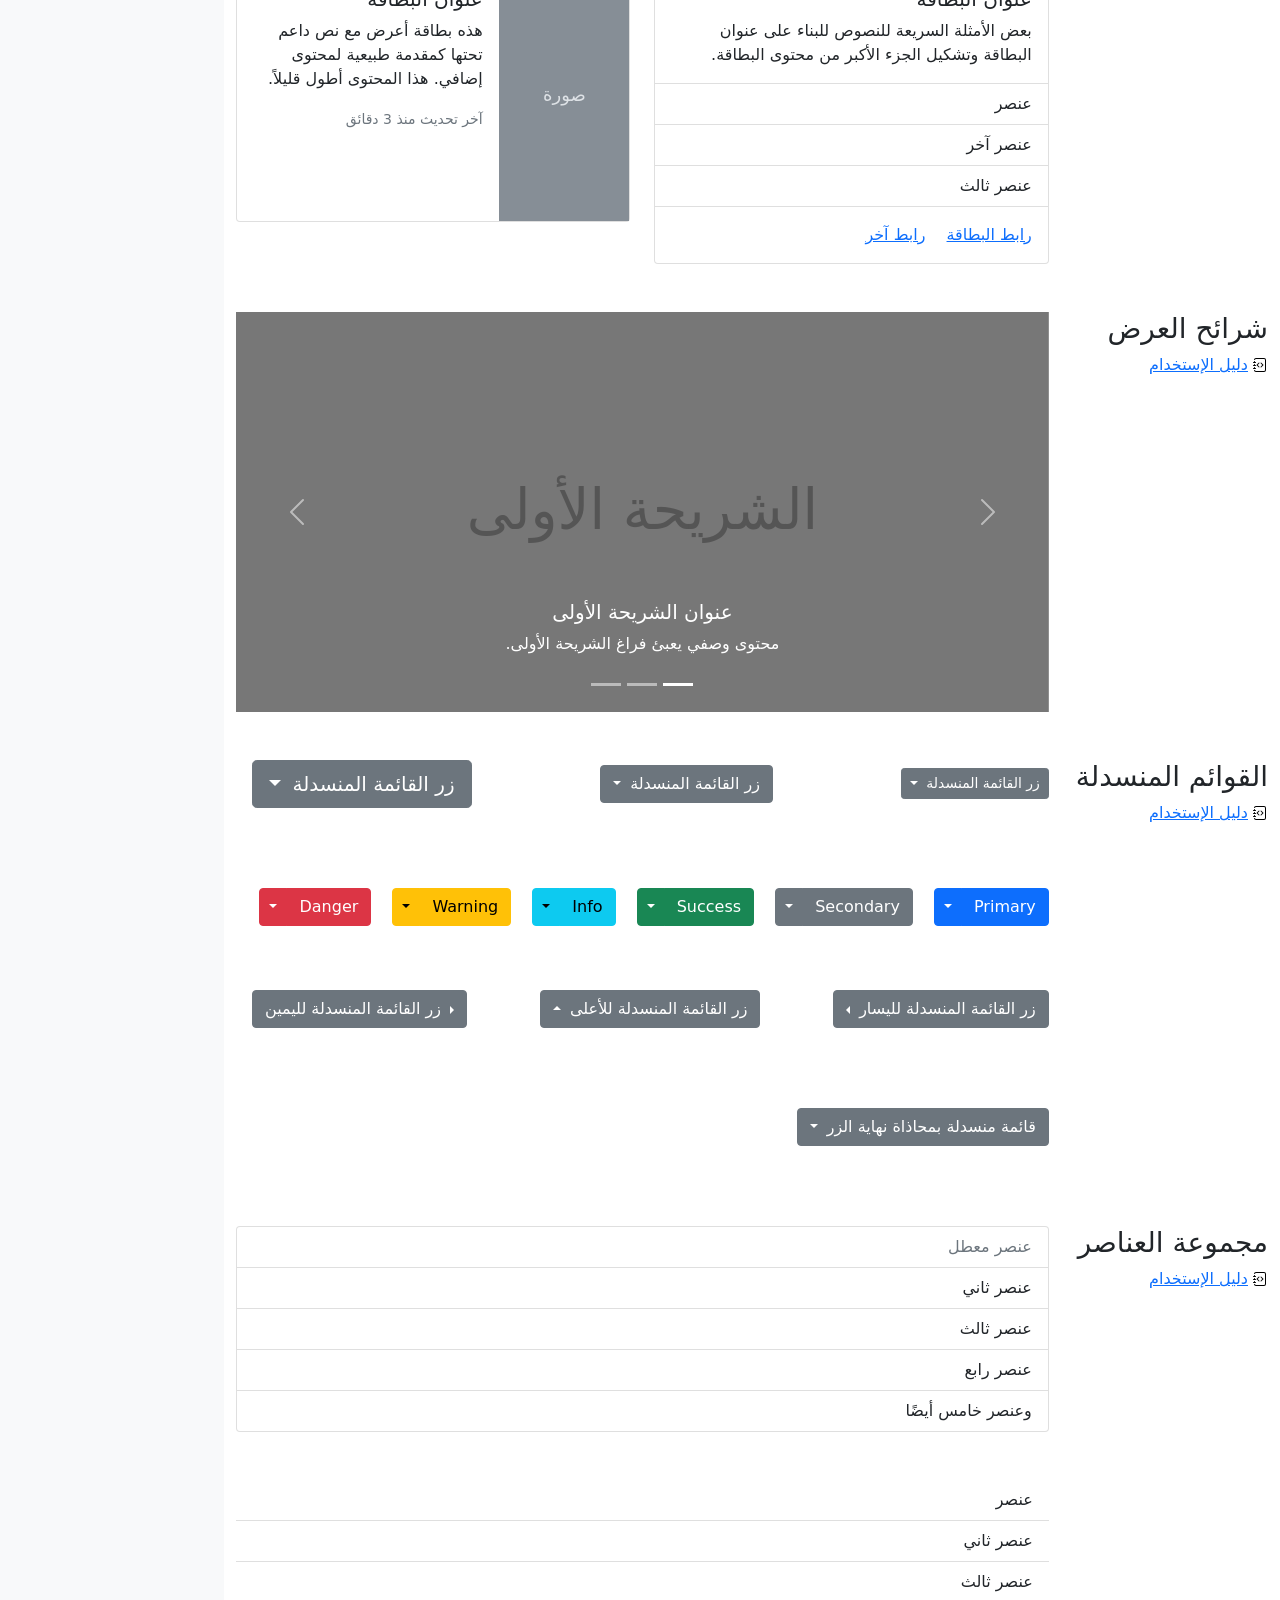
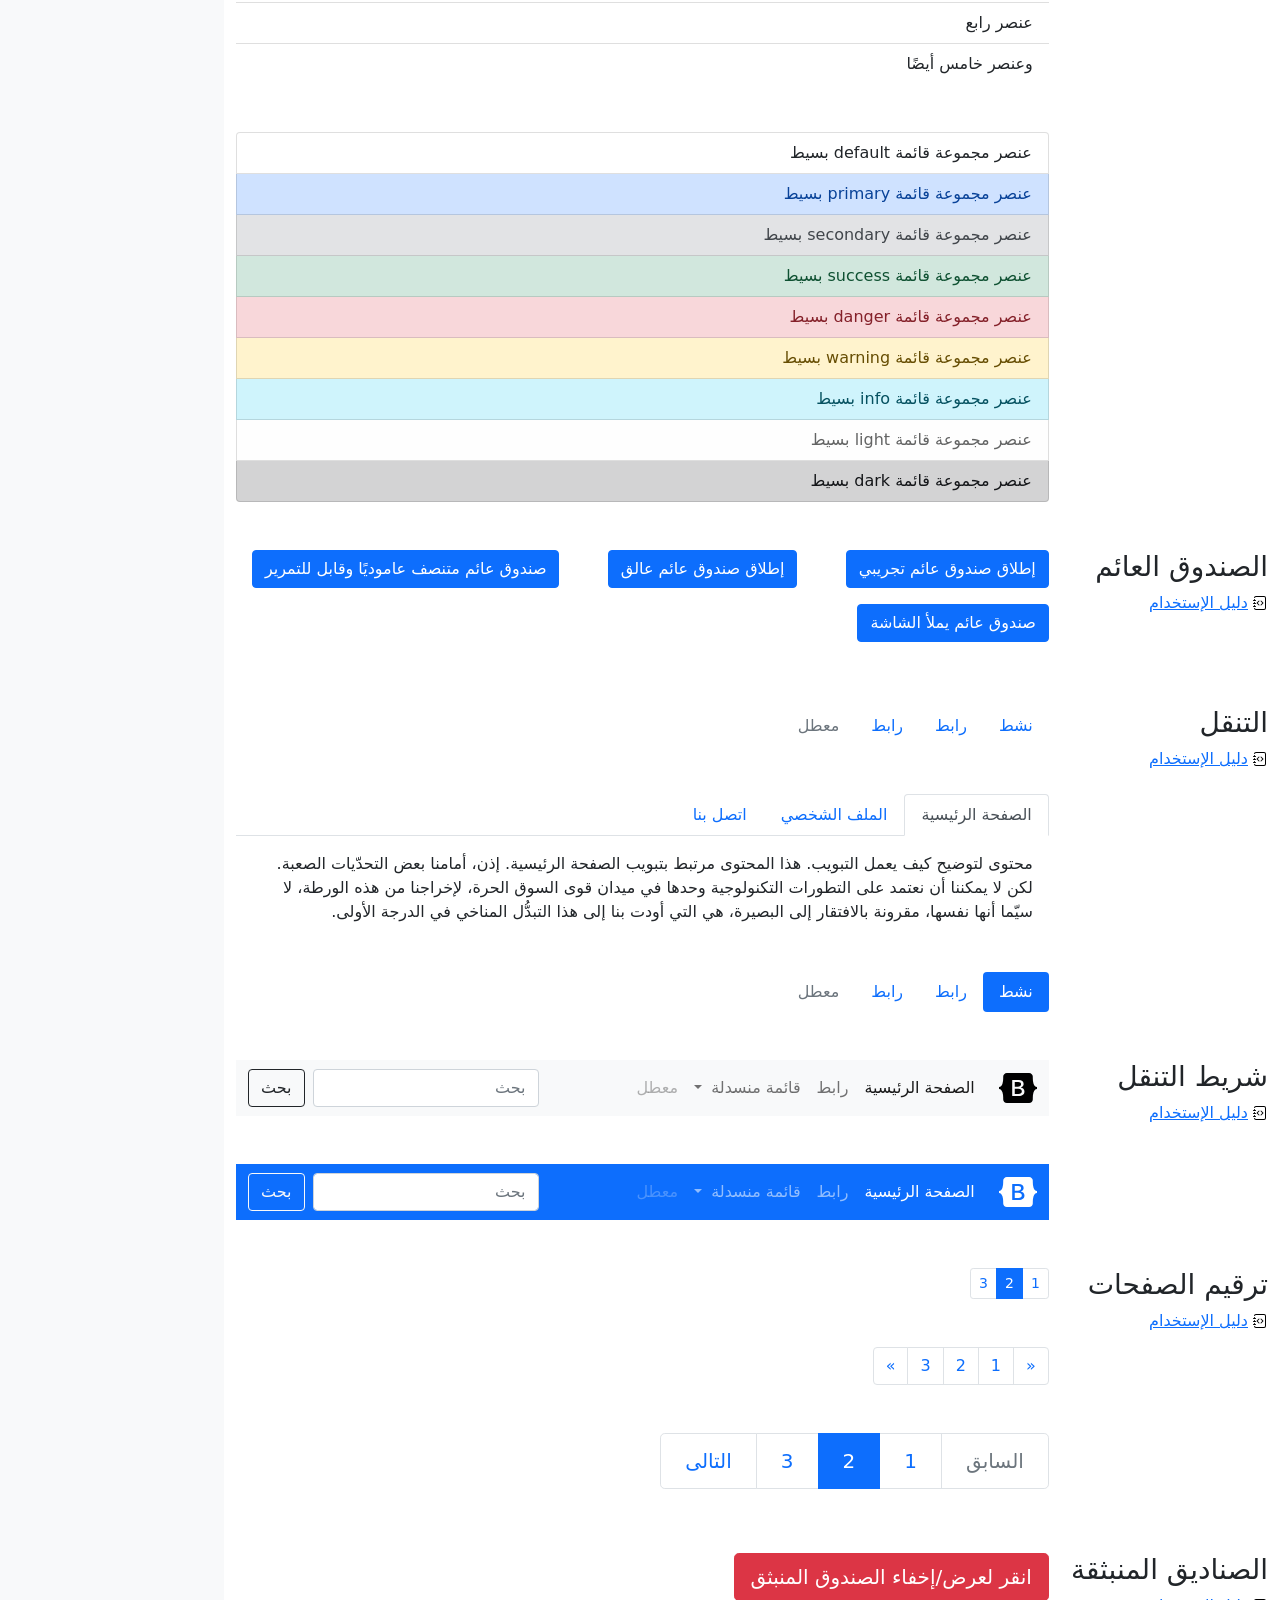
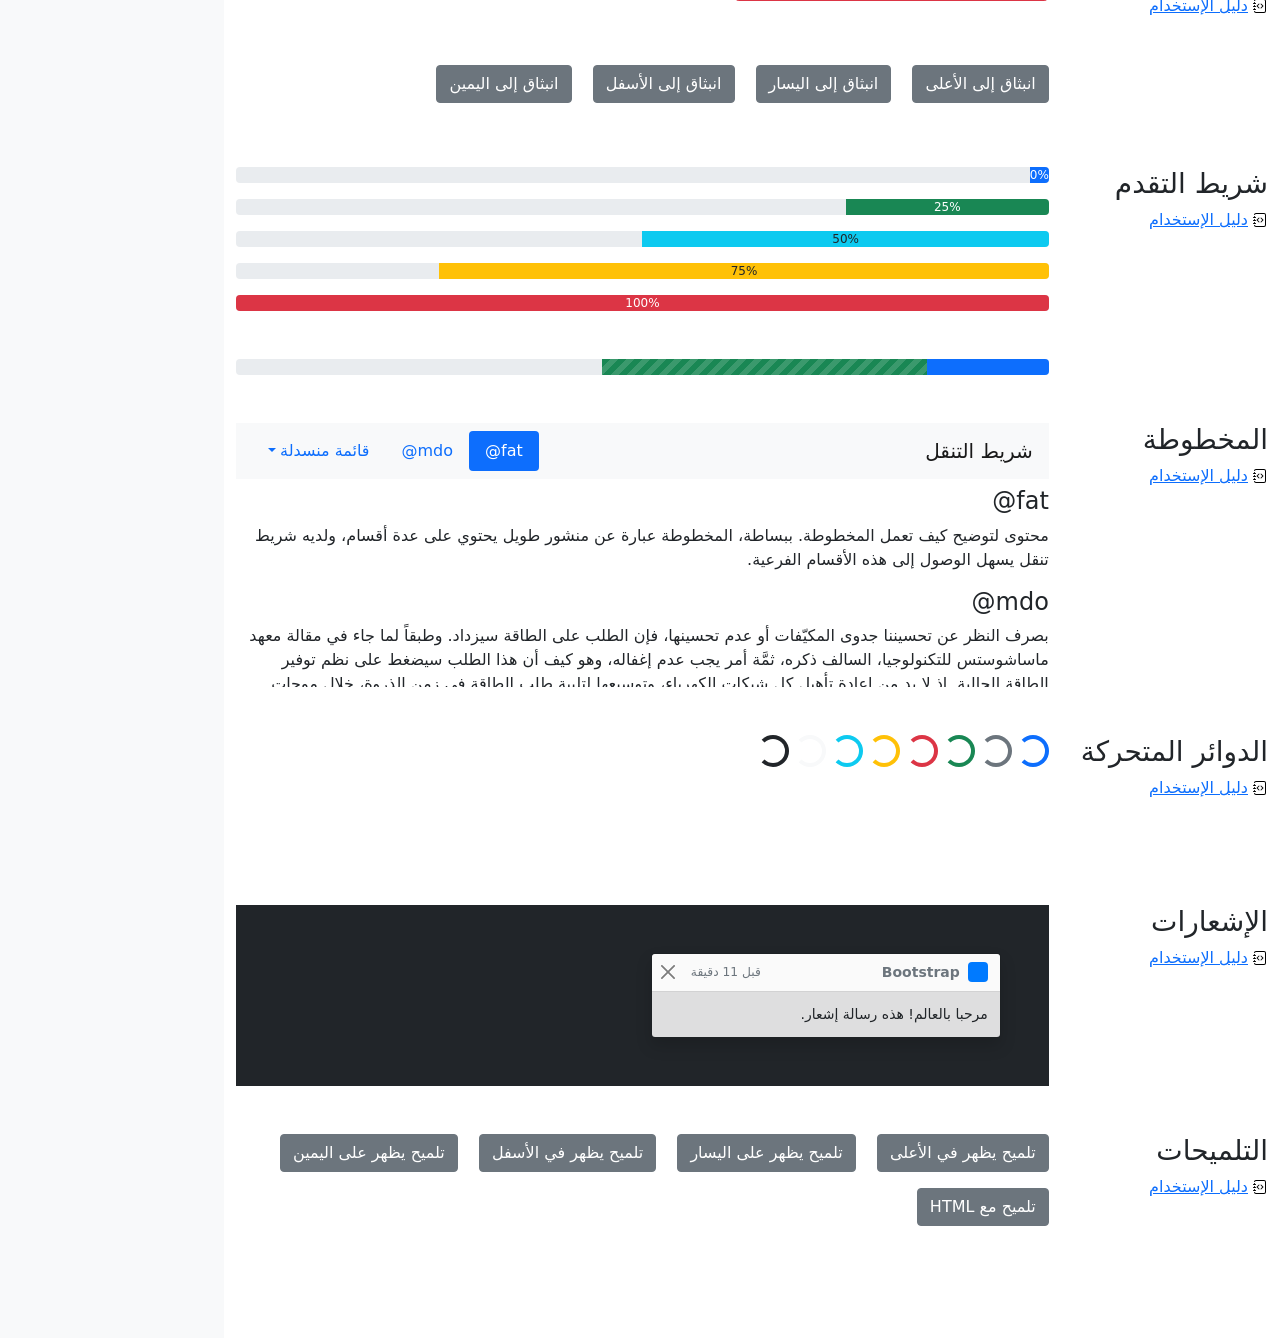
<file: desenvolvimento_web/projeto_bootstrap/bootstrap-5.0.2-examples/bootstrap-5.0.2-examples/cheatsheet-rtl/index.html>
<!doctype html>
<html lang="ar" dir="rtl">
  <head>
    <meta charset="utf-8">
    <meta name="viewport" content="width=device-width, initial-scale=1">
    <meta name="description" content="">
    <meta name="author" content="Mark Otto, Jacob Thornton, and Bootstrap contributors">
    <meta name="generator" content="Hugo 0.84.0">
    <title>ورقة الغش · Bootstrap v5.0</title>

    <link rel="canonical" href="https://getbootstrap.com/docs/5.0/examples/cheatsheet-rtl/">

    

    <!-- Bootstrap core CSS -->
<link href="../assets/dist/css/bootstrap.rtl.min.css" rel="stylesheet">

    <style>
      .bd-placeholder-img {
        font-size: 1.125rem;
        text-anchor: middle;
        -webkit-user-select: none;
        -moz-user-select: none;
        user-select: none;
      }

      @media (min-width: 768px) {
        .bd-placeholder-img-lg {
          font-size: 3.5rem;
        }
      }
    </style>

    
    <!-- Custom styles for this template -->
    <link href="../cheatsheet/cheatsheet.rtl.css" rel="stylesheet">
  </head>
  <body class="bg-light">
    
<header class="bd-header bg-dark py-3 d-flex align-items-stretch border-bottom border-dark">
  <div class="container-fluid d-flex align-items-center">
    <h1 class="d-flex align-items-center fs-4 text-white mb-0">
      <img src="../assets/brand/bootstrap-logo-white.svg" width="38" height="30" class="me-3" alt="Bootstrap">
      ورقة الغش
    </h1>
    <a href="../examples/cheatsheet/" class="ms-auto link-light" hreflang="en">جدول بيانات LTR</a>
  </div>
</header>
<aside class="bd-aside sticky-xl-top text-muted align-self-start mb-3 mb-xl-5 px-2">
  <h2 class="h6 pt-4 pb-3 mb-4 border-bottom">على هذه الصفحة</h2>
  <nav class="small" id="toc">
    <ul class="list-unstyled">
      <li class="my-2">
        <button class="btn d-inline-flex align-items-center collapsed" data-bs-toggle="collapse" aria-expanded="false" data-bs-target="#contents-collapse" aria-controls="contents-collapse">المحتوى</button>
        <ul class="list-unstyled ps-3 collapse" id="contents-collapse">
          <li><a class="d-inline-flex align-items-center rounded" href="#typography">النصوص</a></li>
          <li><a class="d-inline-flex align-items-center rounded" href="#images">الصور</a></li>
          <li><a class="d-inline-flex align-items-center rounded" href="#tables">الجداول</a></li>
          <li><a class="d-inline-flex align-items-center rounded" href="#figures">النماذج البيانية</a></li>
        </ul>
      </li>
      <li class="my-2">
        <button class="btn d-inline-flex align-items-center collapsed" data-bs-toggle="collapse" aria-expanded="false" data-bs-target="#forms-collapse" aria-controls="forms-collapse">النماذج</button>
        <ul class="list-unstyled ps-3 collapse" id="forms-collapse">
          <li><a class="d-inline-flex align-items-center rounded" href="#overview">نظرة عامة</a></li>
          <li><a class="d-inline-flex align-items-center rounded" href="#disabled-forms">الحقول المعطلة</a></li>
          <li><a class="d-inline-flex align-items-center rounded" href="#sizing">الأحجام</a></li>
          <li><a class="d-inline-flex align-items-center rounded" href="#input-group">مجموعة الإدخال</a></li>
          <li><a class="d-inline-flex align-items-center rounded" href="#floating-labels">الحقول ذوي العناوين العائمة</a></li>
          <li><a class="d-inline-flex align-items-center rounded" href="#validation">التحقق</a></li>
        </ul>
      </li>
      <li class="my-2">
        <button class="btn d-inline-flex align-items-center collapsed" data-bs-toggle="collapse" aria-expanded="false" data-bs-target="#components-collapse" aria-controls="components-collapse">مكونات</button>
        <ul class="list-unstyled ps-3 collapse" id="components-collapse">
          <li><a class="d-inline-flex align-items-center rounded" href="#accordion">المطوية</a></li>
          <li><a class="d-inline-flex align-items-center rounded" href="#alerts">الإنذارات</a></li>
          <li><a class="d-inline-flex align-items-center rounded" href="#badge">الشارة</a></li>
          <li><a class="d-inline-flex align-items-center rounded" href="#breadcrumb">مسار التنقل التفصيلي</a></li>
          <li><a class="d-inline-flex align-items-center rounded" href="#buttons">الأزرار</a></li>
          <li><a class="d-inline-flex align-items-center rounded" href="#button-group">مجموعة الأزرار</a></li>
          <li><a class="d-inline-flex align-items-center rounded" href="#card">البطاقة</a></li>
          <li><a class="d-inline-flex align-items-center rounded" href="#carousel">شرائح العرض</a></li>
          <li><a class="d-inline-flex align-items-center rounded" href="#dropdowns">القوائم المنسدلة</a></li>
          <li><a class="d-inline-flex align-items-center rounded" href="#list-group">مجموعة العناصر</a></li>
          <li><a class="d-inline-flex align-items-center rounded" href="#modal">الصندوق العائم</a></li>
          <li><a class="d-inline-flex align-items-center rounded" href="#navs">التنقل</a></li>
          <li><a class="d-inline-flex align-items-center rounded" href="#navbar">شريط التنقل</a></li>
          <li><a class="d-inline-flex align-items-center rounded" href="#pagination">ترقيم الصفحات</a></li>
          <li><a class="d-inline-flex align-items-center rounded" href="#popovers">الصناديق المنبثقة</a></li>
          <li><a class="d-inline-flex align-items-center rounded" href="#progress">شريط التقدم</a></li>
          <li><a class="d-inline-flex align-items-center rounded" href="#scrollspy">المخطوطة</a></li>
          <li><a class="d-inline-flex align-items-center rounded" href="#spinners">الدوائر المتحركة</a></li>
          <li><a class="d-inline-flex align-items-center rounded" href="#toasts">الإشعارات</a></li>
          <li><a class="d-inline-flex align-items-center rounded" href="#tooltips">التلميحات</a></li>
        </ul>
      </li>
    </ul>
  </nav>
</aside>
<div class="bd-cheatsheet container-fluid bg-body">
  <section id="content">
    <h2 class="sticky-xl-top fw-bold pt-3 pt-xl-5 pb-2 pb-xl-3">المحتوى</h2>

    <article class="my-3" id="typography">
      <div class="bd-heading sticky-xl-top align-self-start mt-5 mb-3 mt-xl-0 mb-xl-2">
        <h3>النصوص</h3>
        <a class="d-flex align-items-center" hreflang="en" href="../content/typography/">دليل الإستخدام</a>
      </div>

      <div>
        <div class="bd-example">
        <p class="display-1">العرض 1</p>
        <p class="display-2">العرض 2</p>
        <p class="display-3">العرض 3</p>
        <p class="display-4">العرض 4</p>
        <p class="display-5">العرض 5</p>
        <p class="display-6">العرض 6</p>
        </div>

        <div class="bd-example">
        <p class="h1">عنوان 1</p>
        <p class="h2">عنوان 2</p>
        <p class="h3">عنوان 3</p>
        <p class="h4">عنوان 4</p>
        <p class="h5">عنوان 5</p>
        <p class="h6">عنوان 6</p>
        </div>

        <div class="bd-example">
        <p class="lead">
          هذه قطعة إملائية متميزة، فهي مصممة لتكون بارزة من بين القطع الإملائية الأخرى.
        </p>
        </div>

        <div class="bd-example">
        <p>يمكنك استخدام تصنيف mark <mark>لتحديد</mark> نص.</p>
        <p><del>من المفترض أن يتم التعامل مع هذا السطر كنص محذوف.</del></p>
        <p><s>من المفترض أن يتم التعامل مع هذا السطر على أنه لم يعد دقيقًا.</s></p>
        <p><ins>من المفترض أن يتم التعامل مع هذا السطر كإضافة إلى المستند.</ins></p>
        <p><u>سيتم عرض النص في هذا السطر كما وتحته خط.</u></p>
        <p><small>من المفترض أن يتم التعامل مع هذا السطر على أنه يحوي تفاصيل صغيرة.</small></p>
        <p><strong>هذا السطر يحوي نص عريض.</strong></p>
        <p><em>هذا السطر يحوي نص مائل.</em></p>
        </div>

        <div class="bd-example">
        <blockquote class="blockquote">
          <p>إقتباس مبهر، موضوع في عنصر blockquote</p>
          <footer class="blockquote-footer">شخص مشهور في <cite title= "عنوان المصدر"> عنوان المصدر </cite></footer>
        </blockquote>
        </div>

        <div class="bd-example">
        <ul class="list-unstyled">
          <li>هذه قائمة عناصر.</li>
          <li>بالرغم من أنها مصممة كي لا تظهر كذلك.</li>
          <li>إلا أنها مجهزة كـ قائمة خلف الكواليس</li>
          <li>هذا التصميم ينطبق فقد على القائمة الرئيسية</li>
          <li>القوائم الفرعية
            <ul>
              <li>لا تتأثر بهذا التصميم</li>
              <li>فهي تظهر عليها علامات الترقيم</li>
              <li>وتحتوي على مساحة فارغة بجوارها</li>
            </ul>
          </li>
          <li>قد يكون هذا التصميم مفيدًا في بعض الأحيان.</li>
        </ul>
        </div>

        <div class="bd-example">
        <ul class="list-inline">
          <li class="list-inline-item">هذا عنصر في قائمة.</li>
          <li class="list-inline-item">وهذا أيضًا.</li>
          <li class="list-inline-item">لكنهم يظهرون متجاورين.</li>
        </ul>
        </div>
      </div>
    </article>
    <article class="my-3" id="images">
      <div class="bd-heading sticky-xl-top align-self-start mt-5 mb-3 mt-xl-0 mb-xl-2">
        <h3>الصور</h3>
        <a class="d-flex align-items-center" hreflang="en" href="../content/images/">دليل الإستخدام</a>
      </div>

      <div>
        <div class="bd-example">
        <svg class="bd-placeholder-img bd-placeholder-img-lg img-fluid" width="100%" height="250" xmlns="http://www.w3.org/2000/svg" role="img" aria-label="Placeholder: صورة مستجيبة" preserveAspectRatio="xMidYMid slice" focusable="false"><title>Placeholder</title><rect width="100%" height="100%" fill="#868e96"/><text x="50%" y="50%" fill="#dee2e6" dy=".3em">صورة مستجيبة</text></svg>

        </div>

        <div class="bd-example">
        <svg class="bd-placeholder-img img-thumbnail" width="200" height="200" xmlns="http://www.w3.org/2000/svg" role="img" aria-label="صورة عنصر نائب مربع عام مع حدود بيضاء حولها ، مما يجعلها تشبه صورة تم التقاطها بكاميرا فورية قديمة: 200x200" preserveAspectRatio="xMidYMid slice" focusable="false"><title>صورة عنصر نائب مربع عام مع حدود بيضاء حولها ، مما يجعلها تشبه صورة تم التقاطها بكاميرا فورية قديمة</title><rect width="100%" height="100%" fill="#868e96"/><text x="50%" y="50%" fill="#dee2e6" dy=".3em">200x200</text></svg>

        </div>
      </div>
    </article>
    <article class="my-3" id="tables">
      <div class="bd-heading sticky-xl-top align-self-start mt-5 mb-3 mt-xl-0 mb-xl-2">
        <h3>الجداول</h3>
        <a class="d-flex align-items-center" hreflang="en" href="../content/tables/">دليل الإستخدام</a>
      </div>

      <div>
        <div class="bd-example">
        <table class="table table-striped">
          <thead>
          <tr>
            <th scope="col">#</th>
            <th scope="col">الاسم الاول</th>
            <th scope="col">الكنية</th>
            <th scope="col">الاسم المستعار</th>
          </tr>
          </thead>
          <tbody>
          <tr>
            <th scope="row">1</th>
            <td>Mark</td>
            <td>Otto</td>
            <td><bdo lang="en" dir="ltr">@mdo</bdo></td>
          </tr>
          <tr>
            <th scope="row">2</th>
            <td>Jacob</td>
            <td>Thornton</td>
            <td><bdo lang="en" dir="ltr">@fat</bdo></td>
          </tr>
          <tr>
            <th scope="row">3</th>
            <td colspan="2">Larry the Bird</td>
            <td><bdo lang="en" dir="ltr">@twitter</bdo></td>
          </tr>
          </tbody>
        </table>
        </div>

        <div class="bd-example">
        <table class="table table-dark table-borderless">
          <thead>
          <tr>
            <th scope="col">#</th>
            <th scope="col">الاسم الاول</th>
            <th scope="col">الكنية</th>
            <th scope="col">الاسم المستعار</th>
          </tr>
          </thead>
          <tbody>
          <tr>
            <th scope="row">1</th>
            <td>Mark</td>
            <td>Otto</td>
            <td><bdo lang="en" dir="ltr">@mdo</bdo></td>
          </tr>
          <tr>
            <th scope="row">2</th>
            <td>Jacob</td>
            <td>Thornton</td>
            <td><bdo lang="en" dir="ltr">@fat</bdo></td>
          </tr>
          <tr>
            <th scope="row">3</th>
            <td colspan="2">Larry the Bird</td>
            <td><bdo lang="en" dir="ltr">@twitter</bdo></td>
          </tr>
          </tbody>
        </table>
        </div>

        <div class="bd-example">
        <table class="table table-hover">
          <thead>
          <tr>
            <th scope="col">Class</th>
            <th scope="col">عنوان</th>
            <th scope="col">عنوان</th>
          </tr>
          </thead>
          <tbody>
          <tr>
            <th scope="row">Default</th>
            <td>خلية</td>
            <td>خلية</td>
          </tr>
          
          <tr class="table-primary">
            <th scope="row">Primary</th>
            <td>خلية</td>
            <td>خلية</td>
          </tr>
          <tr class="table-secondary">
            <th scope="row">Secondary</th>
            <td>خلية</td>
            <td>خلية</td>
          </tr>
          <tr class="table-success">
            <th scope="row">Success</th>
            <td>خلية</td>
            <td>خلية</td>
          </tr>
          <tr class="table-danger">
            <th scope="row">Danger</th>
            <td>خلية</td>
            <td>خلية</td>
          </tr>
          <tr class="table-warning">
            <th scope="row">Warning</th>
            <td>خلية</td>
            <td>خلية</td>
          </tr>
          <tr class="table-info">
            <th scope="row">Info</th>
            <td>خلية</td>
            <td>خلية</td>
          </tr>
          <tr class="table-light">
            <th scope="row">Light</th>
            <td>خلية</td>
            <td>خلية</td>
          </tr>
          <tr class="table-dark">
            <th scope="row">Dark</th>
            <td>خلية</td>
            <td>خلية</td>
          </tr>
          </tbody>
        </table>
        </div>

        <div class="bd-example">
        <table class="table table-sm table-bordered">
          <thead>
          <tr>
            <th scope="col">#</th>
            <th scope="col">الاسم الاول</th>
            <th scope="col">الكنية</th>
            <th scope="col">الاسم المستعار</th>
          </tr>
          </thead>
          <tbody>
          <tr>
            <th scope="row">1</th>
            <td>Mark</td>
            <td>Otto</td>
            <td><bdo lang="en" dir="ltr">@mdo</bdo></td>
          </tr>
          <tr>
            <th scope="row">2</th>
            <td>Jacob</td>
            <td>Thornton</td>
            <td><bdo lang="en" dir="ltr">@fat</bdo></td>
          </tr>
          <tr>
            <th scope="row">3</th>
            <td colspan="2">Larry the Bird</td>
            <td><bdo lang="en" dir="ltr">@twitter</bdo></td>
          </tr>
          </tbody>
        </table>
        </div>
      </div>
    </article>
    <article class="my-3" id="figures">
      <div class="bd-heading sticky-xl-top align-self-start mt-5 mb-3 mt-xl-0 mb-xl-2">
        <h3>النماذج البيانية</h3>
        <a class="d-flex align-items-center" hreflang="en" href="../content/figures/">دليل الإستخدام</a>
      </div>

      <div>
        <div class="bd-example">
        <figure class="figure">
          <svg class="bd-placeholder-img figure-img img-fluid rounded" width="400" height="300" xmlns="http://www.w3.org/2000/svg" role="img" aria-label="Placeholder: 400x300" preserveAspectRatio="xMidYMid slice" focusable="false"><title>Placeholder</title><rect width="100%" height="100%" fill="#868e96"/><text x="50%" y="50%" fill="#dee2e6" dy=".3em">400x300</text></svg>

          <figcaption class="figure-caption">شرح للصورة أعلاه.</figcaption>
        </figure>
        </div>
      </div>
    </article>
  </section>

  <section id="forms">
    <h2 class="sticky-xl-top fw-bold pt-3 pt-xl-5 pb-2 pb-xl-3">النماذج</h2>

    <article class="my-3" id="overview">
      <div class="bd-heading sticky-xl-top align-self-start mt-5 mb-3 mt-xl-0 mb-xl-2">
        <h3>نظرة عامة</h3>
        <a class="d-flex align-items-center" hreflang="en" href="../forms/overview/">دليل الإستخدام</a>
      </div>

      <div>
        <div class="bd-example">
        <form>
          <div class="mb-3">
            <label for="exampleInputEmail1" class="form-label">البريد الإلكتروني</label>
            <input type="email" class="form-control" id="exampleInputEmail1" aria-describedby="emailHelp">
            <div id="emailHelp" class="form-text">لن نقوم بمشاركة بريدك الإلكتروني مع أي شخص آخر.</div>
          </div>
          <div class="mb-3">
            <label for="exampleInputPassword1" class="form-label">كلمة السر</label>
            <input type="password" class="form-control" id="exampleInputPassword1">
          </div>
          <div class="mb-3 form-check">
            <input type="checkbox" class="form-check-input" id="exampleCheck1">
            <label class="form-check-label" for="exampleCheck1">اخترني</label>
          </div>
          <fieldset class="mb-3">
            <legend>أزرار الاختيار الأحادي</legend>
            <div class="form-check">
              <input type="radio" name="radios" class="form-check-input" id="exampleRadio1" checked>
              <label class="form-check-label" for="exampleRadio1">الخيار الافتراضي</label>
            </div>
            <div class="mb-3 form-check">
              <input type="radio" name="radios" class="form-check-input" id="exampleRadio2">
              <label class="form-check-label" for="exampleRadio2">خيار آخر</label>
            </div>
          </fieldset>
          <div class="mb-3">
            <label class="form-label" for="customFile">رفع</label>
            <input type="file" class="form-control" id="customFile">
          </div>
          <div class="mb-3 form-check form-switch">
            <input class="form-check-input" type="checkbox" id="flexSwitchCheckChecked" checked>
            <label class="form-check-label" for="flexSwitchCheckChecked">زر على شكل مفتاح اختيار.</label>
          </div>
          <div class="mb-3">
            <label for="customRange3" class="form-label">مثال على حقل اختيار نطاقي</label>
            <input type="range" class="form-range" min="0" max="5" step="0.5" id="customRange3">
          </div>
          <button type="submit" class="btn btn-primary">إرسال</button>
        </form>
        </div>
      </div>
    </article>
    <article class="my-3" id="disabled-forms">
      <div class="bd-heading sticky-xl-top align-self-start mt-5 mb-3 mt-xl-0 mb-xl-2">
        <h3>الحقول المعطلة</h3>
        <a class="d-flex align-items-center" hreflang="en" href="../forms/overview/#disabled-forms">دليل الإستخدام</a>
      </div>

      <div>
        <div class="bd-example">
        <form>
          <fieldset disabled aria-label="مثال على مجموعة الحقول المعطلة">
            <div class="mb-3">
              <label for="disabledTextInput" class="form-label">حقل إدخال معطل</label>
              <input type="text" id="disabledTextInput" class="form-control" placeholder="حقل إدخال معطل">
            </div>
            <div class="mb-3">
              <label for="disabledSelect" class="form-label">قائمة اختيار معطلة</label>
              <select id="disabledSelect" class="form-select">
                <option>خيار معطل</option>
              </select>
            </div>
            <div class="mb-3">
              <div class="form-check">
                <input class="form-check-input" type="checkbox" id="disabledFieldsetCheck" disabled>
                <label class="form-check-label" for="disabledFieldsetCheck">
                  زر اختيار معطل
                </label>
              </div>
            </div>
            <fieldset class="mb-3">
              <legend>أزرار اختيار أحادي معطلين</legend>
              <div class="form-check">
                <input type="radio" name="radios" class="form-check-input" id="disabledRadio1" disabled>
                <label class="form-check-label" for="disabledRadio1">خيار معطل</label>
              </div>
              <div class="mb-3 form-check">
                <input type="radio" name="radios" class="form-check-input" id="disabledRadio2" disabled>
                <label class="form-check-label" for="disabledRadio2">خيار آخر معطل</label>
              </div>
            </fieldset>
            <div class="mb-3">
              <label class="form-label" for="disabledCustomFile">رفع معطل</label>
              <input type="file" class="form-control" id="disabledCustomFile" disabled>
            </div>
            <div class="mb-3 form-check form-switch">
              <input class="form-check-input" type="checkbox" id="disabledSwitchCheckChecked" checked disabled>
              <label class="form-check-label" for="disabledSwitchCheckChecked">زر معطل على شكل مفتاح اختيار.</label>
            </div>
            <div class="mb-3">
              <label for="disabledRange" class="form-label">حقل اختيار نطاقي معطل</label>
              <input type="range" class="form-range" min="0" max="5" step="0.5" id="disabledRange">
            </div>
            <button type="submit" class="btn btn-primary">إرسال</button>
          </fieldset>
        </form>
        </div>
      </div>
    </article>
    <article class="my-3" id="sizing">
      <div class="bd-heading sticky-xl-top align-self-start mt-5 mb-3 mt-xl-0 mb-xl-2">
        <h3>الأحجام</h3>
        <a class="d-flex align-items-center" hreflang="en" href="../forms/form-control/#sizing">دليل الإستخدام</a>
      </div>

      <div>
        <div class="bd-example">
        <div class="mb-3">
          <input class="form-control form-control-lg" type="text" placeholder="حقل إدخال كبير" aria-label=".form-control-lg مثال">
        </div>
        <div class="mb-3">
          <select class="form-select form-select-lg mb-3" aria-label=".form-select-lg مثال">
            <option selected>افتح قائمة الاختيار هذه</option>
            <option value="1">واحد</option>
            <option value="2">اثنان</option>
            <option value="3">ثلاثة</option>
          </select>
        </div>
        <div class="mb-3">
          <input type="file" class="form-control form-control-lg" aria-label="مثال على إدخال ملف كبير">
        </div>
        </div>

        <div class="bd-example">
        <div class="mb-3">
          <input class="form-control form-control-sm" type="text" placeholder="حقل إدخال صغير" aria-label=".form-control-sm مثال">
        </div>
        <div class="mb-3">
          <select class="form-select form-select-sm" aria-label=".form-select-sm مثال">
            <option selected>افتح قائمة الاختيار هذه</option>
            <option value="1">واحد</option>
            <option value="2">اثنان</option>
            <option value="3">ثلاثة</option>
          </select>
        </div>
        <div class="mb-3">
          <input type="file" class="form-control form-control-sm" aria-label="مثال على إدخال ملف صغير">
        </div>
        </div>
      </div>
    </article>
    <article class="my-3" id="input-group">
      <div class="bd-heading sticky-xl-top align-self-start mt-5 mb-3 mt-xl-0 mb-xl-2">
        <h3>مجموعة الإدخال</h3>
        <a class="d-flex align-items-center" hreflang="en" href="../forms/input-group/">دليل الإستخدام</a>
      </div>

      <div>
        <div class="bd-example">
        <div class="input-group mb-3">
          <span class="input-group-text" id="basic-addon1">أنا اسمي</span>
          <input type="text" class="form-control" placeholder="فلان الفلاني" aria-label="الاسم" aria-describedby="basic-addon1">
        </div>
        <div class="input-group mb-3">
          <input type="text" class="form-control" placeholder="أنا أحب الكعك والقهوة" aria-label="الطعام المفضل" aria-describedby="basic-addon2">
          <span class="input-group-text" id="basic-addon2">وغيرها</span>
        </div>
        <label for="basic-url" class="form-label">عنوان حسابك الشخصي</label>
        <div class="input-group mb-3">
          <input type="text" class="form-control" id="basic-url" aria-describedby="basic-addon3">
          <span class="input-group-text" id="basic-addon3"><bdo lang="en" dir="ltr">https://example.com/users/</bdo></span>
        </div>
        <div class="input-group mb-3">
          <span class="input-group-text"><bdo lang="en" dir="ltr">.00</bdo></span>
          <input type="text" class="form-control" aria-label="المبلغ (لأقرب دولار)">
          <span class="input-group-text">$</span>
        </div>
        <div class="input-group">
          <span class="input-group-text">مع textarea</span>
          <textarea class="form-control" aria-label="مع textarea"></textarea>
        </div>
        </div>
      </div>
    </article>
    <article class="my-3" id="floating-labels">
      <div class="bd-heading sticky-xl-top align-self-start mt-5 mb-3 mt-xl-0 mb-xl-2">
        <h3>الحقول ذوي العناوين العائمة</h3>
        <a class="d-flex align-items-center" href="../forms/floating-labels/">دليل الإستخدام</a>
      </div>

      <div>
        <div class="bd-example">
        <form>
          <div class="form-floating mb-3">
            <input type="email" class="form-control" id="floatingInput" placeholder="name@example.com">
            <label for="floatingInput">البريد الالكتروني</label>
          </div>
          <div class="form-floating">
            <input type="password" class="form-control" id="floatingPassword" placeholder="كلمة السر">
            <label for="floatingPassword">كلمة السر</label>
          </div>
        </form>
        </div>
      </div>
    </article>
    <article class="my-3" id="validation">
      <div class="bd-heading sticky-xl-top align-self-start mt-5 mb-3 mt-xl-0 mb-xl-2">
        <h3>التحقق</h3>
        <a class="d-flex align-items-center" hreflang="en" href="../forms/validation/">دليل الإستخدام</a>
      </div>

      <div>
        <div class="bd-example">
        <form class="row g-3">
          <div class="col-md-4">
            <label for="validationServer01" class="form-label">الاسم الاول</label>
            <input type="text" class="form-control is-valid" id="validationServer01" value="Mark" required>
            <div class="valid-feedback">
              يبدو صحيحًا!
            </div>
          </div>
          <div class="col-md-4">
            <label for="validationServer02" class="form-label">الكنية</label>
            <input type="text" class="form-control is-valid" id="validationServer02" value="Otto" required>
            <div class="valid-feedback">
              يبدو صحيحًا!
            </div>
          </div>
          <div class="col-md-4">
            <label for="validationServerUsername" class="form-label">اسم المستخدم</label>
            <div class="input-group has-validation">
              <input type="text" class="form-control is-invalid" id="validationServerUsername" aria-describedby="inputGroupPrepend3" required>
              <span class="input-group-text" id="inputGroupPrepend3">@</span>
              <div class="invalid-feedback">
                يرجى اختيار اسم مستخدم.
              </div>
            </div>
          </div>
          <div class="col-md-6">
            <label for="validationServer03" class="form-label">مدينة</label>
            <input type="text" class="form-control is-invalid" id="validationServer03" required>
            <div class="invalid-feedback">
              يرجى إدخال مدينة صحيحة.
            </div>
          </div>
          <div class="col-md-3">
            <label for="validationServer04" class="form-label">حالة</label>
            <select class="form-select is-invalid" id="validationServer04" required>
              <option selected disabled value="">اختر...</option>
              <option>...</option>
            </select>
            <div class="invalid-feedback">
              يرجى اختيار ولاية صحيحة.
            </div>
          </div>
          <div class="col-md-3">
            <label for="validationServer05" class="form-label">الرمز البريدي</label>
            <input type="text" class="form-control is-invalid" id="validationServer05" required>
            <div class="invalid-feedback">
              يرجى إدخال رمز بريدي صحيح.
            </div>
          </div>
          <div class="col-12">
            <div class="form-check">
              <input class="form-check-input is-invalid" type="checkbox" value="" id="invalidCheck3" required>
              <label class="form-check-label" for="invalidCheck3">
                أوافق على الشروط والأحكام
              </label>
              <div class="invalid-feedback">
                تجب الموافقة قبل إرسال النموذج.
              </div>
            </div>
          </div>
          <div class="col-12">
            <button class="btn btn-primary" type="submit">إرسال النموذج</button>
          </div>
        </form>
        </div>
      </div>
    </article>
  </section>

  <section id="components">
    <h2 class="sticky-xl-top fw-bold pt-3 pt-xl-5 pb-2 pb-xl-3">العناصر</h2>

    <article class="my-3" id="accordion">
      <div class="bd-heading sticky-xl-top align-self-start mt-5 mb-3 mt-xl-0 mb-xl-2">
        <h3>المطوية</h3>
        <a class="d-flex align-items-center" hreflang="en" href="../components/accordion/">دليل الإستخدام</a>
      </div>

      <div>
        <div class="bd-example">
        <div class="accordion" id="accordionExample">
          <div class="accordion-item">
            <h4 class="accordion-header" id="headingOne">
              <button class="accordion-button" type="button" data-bs-toggle="collapse" data-bs-target="#collapseOne" aria-expanded="true" aria-controls="collapseOne">
                عنصر المطوية الأول
              </button>
            </h4>
            <div id="collapseOne" class="accordion-collapse collapse show" aria-labelledby="headingOne" data-bs-parent="#accordionExample">
              <div class="accordion-body">
                <strong>هذا هو محتوى عنصر المطوية الأول.</strong> سيكون المحتوى مخفيًا بشكل إفتراضي حتى يقوم Bootstrap بإضافة الكلاسات اللازمة لكل عنصر في المطوية. هذه الكلاسات تتحكم بالمظهر العام ووتتحكم أيضا بإظهار وإخفاء أقسام المطوية عبر حركات CSS الإنتقالية. يمكنك تعديل أي من هذه عبر كلاسات CSS خاصة بك، او عبر تغيير القيم الإفتراضية المقدمة من Bootsrap. من الجدير بالذكر أنه يمكن وضع أي كود HTML هنا، ولكن الحركة الإنتقالية قد تحد من الoverflow.
              </div>
            </div>
          </div>
          <div class="accordion-item">
            <h4 class="accordion-header" id="headingTwo">
              <button class="accordion-button collapsed" type="button" data-bs-toggle="collapse" data-bs-target="#collapseTwo" aria-expanded="false" aria-controls="collapseTwo">
                عنصر المطوية الثاني
              </button>
            </h4>
            <div id="collapseTwo" class="accordion-collapse collapse" aria-labelledby="headingTwo" data-bs-parent="#accordionExample">
              <div class="accordion-body">
                <strong>هذا هو محتوى عنصر المطوية الثاني.</strong> سيكون المحتوى مخفيًا بشكل إفتراضي حتى يقوم Bootstrap بإضافة الكلاسات اللازمة لكل عنصر في المطوية. هذه الكلاسات تتحكم بالمظهر العام ووتتحكم أيضا بإظهار وإخفاء أقسام المطوية عبر حركات CSS الإنتقالية. يمكنك تعديل أي من هذه عبر كلاسات CSS خاصة بك، او عبر تغيير القيم الإفتراضية المقدمة من Bootsrap. من الجدير بالذكر أنه يمكن وضع أي كود HTML هنا، ولكن الحركة الإنتقالية قد تحد من الoverflow.
              </div>
            </div>
          </div>
          <div class="accordion-item">
            <h4 class="accordion-header" id="headingThree">
              <button class="accordion-button collapsed" type="button" data-bs-toggle="collapse" data-bs-target="#collapseThree" aria-expanded="false" aria-controls="collapseThree">
                عنصر المطوية الثالث
              </button>
            </h4>
            <div id="collapseThree" class="accordion-collapse collapse" aria-labelledby="headingThree" data-bs-parent="#accordionExample">
              <div class="accordion-body">
                <strong>هذا هو محتوى عنصر المطوية الثالث.</strong> سيكون المحتوى مخفيًا بشكل إفتراضي حتى يقوم Bootstrap بإضافة الكلاسات اللازمة لكل عنصر في المطوية. هذه الكلاسات تتحكم بالمظهر العام ووتتحكم أيضا بإظهار وإخفاء أقسام المطوية عبر حركات CSS الإنتقالية. يمكنك تعديل أي من هذه عبر كلاسات CSS خاصة بك، او عبر تغيير القيم الإفتراضية المقدمة من Bootsrap. من الجدير بالذكر أنه يمكن وضع أي كود HTML هنا، ولكن الحركة الإنتقالية قد تحد من الoverflow.
              </div>
            </div>
          </div>
        </div>
        </div>
      </div>
    </article>
    <article class="my-3" id="alerts">
      <div class="bd-heading sticky-xl-top align-self-start mt-5 mb-3 mt-xl-0 mb-xl-2">
        <h3>الإنذارات</h3>
        <a class="d-flex align-items-center" hreflang="en" href="../components/alerts/">دليل الإستخدام</a>
      </div>

      <div>
        <div class="bd-example">
        
        <div class="alert alert-primary alert-dismissible fade show" role="alert">
          تنبيه primary بسيط مع <a href="#" class="alert-link">رابط مثال</a>. أعطها نقرة إذا أردت.
          <button type="button" class="btn-close" data-bs-dismiss="alert" aria-label="قريب"></button>
        </div>
        <div class="alert alert-secondary alert-dismissible fade show" role="alert">
          تنبيه secondary بسيط مع <a href="#" class="alert-link">رابط مثال</a>. أعطها نقرة إذا أردت.
          <button type="button" class="btn-close" data-bs-dismiss="alert" aria-label="قريب"></button>
        </div>
        <div class="alert alert-success alert-dismissible fade show" role="alert">
          تنبيه success بسيط مع <a href="#" class="alert-link">رابط مثال</a>. أعطها نقرة إذا أردت.
          <button type="button" class="btn-close" data-bs-dismiss="alert" aria-label="قريب"></button>
        </div>
        <div class="alert alert-danger alert-dismissible fade show" role="alert">
          تنبيه danger بسيط مع <a href="#" class="alert-link">رابط مثال</a>. أعطها نقرة إذا أردت.
          <button type="button" class="btn-close" data-bs-dismiss="alert" aria-label="قريب"></button>
        </div>
        <div class="alert alert-warning alert-dismissible fade show" role="alert">
          تنبيه warning بسيط مع <a href="#" class="alert-link">رابط مثال</a>. أعطها نقرة إذا أردت.
          <button type="button" class="btn-close" data-bs-dismiss="alert" aria-label="قريب"></button>
        </div>
        <div class="alert alert-info alert-dismissible fade show" role="alert">
          تنبيه info بسيط مع <a href="#" class="alert-link">رابط مثال</a>. أعطها نقرة إذا أردت.
          <button type="button" class="btn-close" data-bs-dismiss="alert" aria-label="قريب"></button>
        </div>
        <div class="alert alert-light alert-dismissible fade show" role="alert">
          تنبيه light بسيط مع <a href="#" class="alert-link">رابط مثال</a>. أعطها نقرة إذا أردت.
          <button type="button" class="btn-close" data-bs-dismiss="alert" aria-label="قريب"></button>
        </div>
        <div class="alert alert-dark alert-dismissible fade show" role="alert">
          تنبيه dark بسيط مع <a href="#" class="alert-link">رابط مثال</a>. أعطها نقرة إذا أردت.
          <button type="button" class="btn-close" data-bs-dismiss="alert" aria-label="قريب"></button>
        </div>
        </div>

        <div class="bd-example">
        <div class="alert alert-success" role="alert">
          <h4 class="alert-heading">أحسنت!</h4>
          <p>لقد نجحت في قراءة رسالة التنبيه المهمة هذه. سيتم تشغيل نص المثال هذا لفترة أطول قليلاً حتى تتمكن من رؤية كيفية عمل التباعد داخل التنبيه مع هذا النوع من المحتوى.</p>
          <hr>
          <p class="mb-0">كلما احتجت إلى ذلك ، تأكد من استخدام أدوات الهامش للحفاظ على الأشياء لطيفة ومرتبة.</p>
        </div>
        </div>
      </div>
    </article>
    <article class="my-3" id="badge">
      <div class="bd-heading sticky-xl-top align-self-start mt-5 mb-3 mt-xl-0 mb-xl-2">
        <h3>الشارة</h3>
        <a class="d-flex align-items-center" hreflang="en" href="../components/badge/">دليل الإستخدام</a>
      </div>

      <div>
        <div class="bd-example">
        <p class="h1">مثال على عنوان <span class="badge bg-primary">جديد</span></p>
        <p class="h2">مثال على عنوان <span class="badge bg-secondary">جديد</span></p>
        <p class="h3">مثال على عنوان <span class="badge bg-success">جديد</span></p>
        <p class="h4">مثال على عنوان <span class="badge bg-danger">جديد</span></p>
        <p class="h5">مثال على عنوان <span class="badge bg-warning text-dark">جديد</span></p>
        <p class="h6">مثال على عنوان <span class="badge bg-info text-dark">جديد</span></p>
        <p class="h6">مثال على عنوان <span class="badge bg-light text-dark">جديد</span></p>
        <p class="h6">مثال على عنوان <span class="badge bg-dark">جديد</span></p>
        </div>

        <div class="bd-example">
        
        <span class="badge rounded-pill bg-primary">Primary</span>
        <span class="badge rounded-pill bg-secondary">Secondary</span>
        <span class="badge rounded-pill bg-success">Success</span>
        <span class="badge rounded-pill bg-danger">Danger</span>
        <span class="badge rounded-pill bg-warning text-dark">Warning</span>
        <span class="badge rounded-pill bg-info text-dark">Info</span>
        <span class="badge rounded-pill bg-light text-dark">Light</span>
        <span class="badge rounded-pill bg-dark">Dark</span>
        </div>
      </div>
    </article>
    <article class="my-3" id="breadcrumb">
      <div class="bd-heading sticky-xl-top align-self-start mt-5 mb-3 mt-xl-0 mb-xl-2">
        <h3>مسار التنقل التفصيلي (فتات الخبز)</h3>
        <a class="d-flex align-items-center" hreflang="en" href="../components/breadcrumb/">دليل الإستخدام</a>
      </div>

      <div>
        <div class="bd-example">
        <nav aria-label="فتات الخبز">
          <ol class="breadcrumb">
            <li class="breadcrumb-item"><a href="#">الصفحة الرئيسية</a></li>
            <li class="breadcrumb-item"><a href="#">المكتبة</a></li>
            <li class="breadcrumb-item active" aria-current="page">البيانات</li>
          </ol>
        </nav>
        </div>
      </div>
    </article>
    <article class="my-3" id="buttons">
      <div class="bd-heading sticky-xl-top align-self-start mt-5 mb-3 mt-xl-0 mb-xl-2">
        <h3>الأزرار</h3>
        <a class="d-flex align-items-center" hreflang="en" href="../components/buttons/">دليل الإستخدام</a>
      </div>

      <div>
        <div class="bd-example">
        
        <button type="button" class="btn btn-primary">Primary</button>
        <button type="button" class="btn btn-secondary">Secondary</button>
        <button type="button" class="btn btn-success">Success</button>
        <button type="button" class="btn btn-danger">Danger</button>
        <button type="button" class="btn btn-warning">Warning</button>
        <button type="button" class="btn btn-info">Info</button>
        <button type="button" class="btn btn-light">Light</button>
        <button type="button" class="btn btn-dark">Dark</button>

        <button type="button" class="btn btn-link">رابط</button>
        </div>

        <div class="bd-example">
        
        <button type="button" class="btn btn-outline-primary">Primary</button>
        <button type="button" class="btn btn-outline-secondary">Secondary</button>
        <button type="button" class="btn btn-outline-success">Success</button>
        <button type="button" class="btn btn-outline-danger">Danger</button>
        <button type="button" class="btn btn-outline-warning">Warning</button>
        <button type="button" class="btn btn-outline-info">Info</button>
        <button type="button" class="btn btn-outline-light">Light</button>
        <button type="button" class="btn btn-outline-dark">Dark</button>
        </div>

        <div class="bd-example">
        <button type="button" class="btn btn-primary btn-sm">زر صغير</button>
        <button type="button" class="btn btn-primary">زر قياسي</button>
        <button type="button" class="btn btn-primary btn-lg">زر كبير</button>
        </div>
      </div>
    </article>
    <article class="my-3" id="button-group">
      <div class="bd-heading sticky-xl-top align-self-start mt-5 mb-3 mt-xl-0 mb-xl-2">
        <h3>مجموعة الأزرار</h3>
        <a class="d-flex align-items-center" hreflang="en" href="../components/button-group/">دليل الإستخدام</a>
      </div>

      <div>
        <div class="bd-example">
        <div class="btn-toolbar" role="toolbar" aria-label="شريط أدوات مع مجموعات أزرار">
          <div class="btn-group me-2" role="group" aria-label="المجموعة الأولى">
            <button type="button" class="btn btn-secondary">1</button>
            <button type="button" class="btn btn-secondary">2</button>
            <button type="button" class="btn btn-secondary">3</button>
            <button type="button" class="btn btn-secondary">4</button>
          </div>
          <div class="btn-group me-2" role="group" aria-label="المجموعة الثانية">
            <button type="button" class="btn btn-secondary">5</button>
            <button type="button" class="btn btn-secondary">6</button>
            <button type="button" class="btn btn-secondary">7</button>
          </div>
          <div class="btn-group" role="group" aria-label="المجموعة الثالثة">
            <button type="button" class="btn btn-secondary">8</button>
          </div>
        </div>
        </div>
      </div>
    </article>
    <article class="my-3" id="card">
      <div class="bd-heading sticky-xl-top align-self-start mt-5 mb-3 mt-xl-0 mb-xl-2">
        <h3>البطاقة</h3>
        <a class="d-flex align-items-center" hreflang="en" href="../components/card/">دليل الإستخدام</a>
      </div>

      <div>
        <div class="bd-example">
        <div class="row  row-cols-1 row-cols-md-2 g-4">
          <div class="col">
            <div class="card">
              <svg class="bd-placeholder-img card-img-top" width="100%" height="180" xmlns="http://www.w3.org/2000/svg" role="img" aria-label="Placeholder: غطاء الصورة" preserveAspectRatio="xMidYMid slice" focusable="false"><title>Placeholder</title><rect width="100%" height="100%" fill="#868e96"/><text x="50%" y="50%" fill="#dee2e6" dy=".3em">غطاء الصورة</text></svg>

              <div class="card-body">
                <h5 class="card-title">عنوان البطاقة</h5>
                <p class="card-text">بعض الأمثلة السريعة للنصوص للبناء على عنوان البطاقة وتشكيل الجزء الأكبر من محتوى البطاقة.</p>
                <a href="#" class="btn btn-primary">اذهب لمكان ما</a>
              </div>
            </div>
          </div>
          <div class="col">
            <div class="card">
              <div class="card-header">
                متميز
              </div>
              <div class="card-body">
                <h5 class="card-title">عنوان البطاقة</h5>
                <p class="card-text">بعض الأمثلة السريعة للنصوص للبناء على عنوان البطاقة وتشكيل الجزء الأكبر من محتوى البطاقة.</p>
                <a href="#" class="btn btn-primary">اذهب لمكان ما</a>
              </div>
              <div class="card-footer text-muted">
                منذ يومان
              </div>
            </div>
          </div>
          <div class="col">
            <div class="card">
              <div class="card-body">
                <h5 class="card-title">عنوان البطاقة</h5>
                <p class="card-text">بعض الأمثلة السريعة للنصوص للبناء على عنوان البطاقة وتشكيل الجزء الأكبر من محتوى البطاقة.</p>
              </div>
              <ul class="list-group list-group-flush">
                <li class="list-group-item">عنصر</li>
                <li class="list-group-item">عنصر آخر</li>
                <li class="list-group-item">عنصر ثالث</li>
              </ul>
              <div class="card-body">
                <a href="#" class="card-link">رابط البطاقة</a>
                <a href="#" class="card-link">رابط آخر</a>
              </div>
            </div>
          </div>
          <div class="col">
            <div class="card">
              <div class="row g-0">
                <div class="col-md-4">
                  <svg class="bd-placeholder-img" width="100%" height="250" xmlns="http://www.w3.org/2000/svg" role="img" aria-label="Placeholder: صورة" preserveAspectRatio="xMidYMid slice" focusable="false"><title>Placeholder</title><rect width="100%" height="100%" fill="#868e96"/><text x="50%" y="50%" fill="#dee2e6" dy=".3em">صورة</text></svg>

                </div>
                <div class="col-md-8">
                  <div class="card-body">
                    <h5 class="card-title">عنوان البطاقة</h5>
                    <p class="card-text">هذه بطاقة أعرض مع نص داعم تحتها كمقدمة طبيعية لمحتوى إضافي. هذا المحتوى أطول قليلاً.</p>
                    <p class="card-text"><small class="text-muted">آخر تحديث منذ 3 دقائق</small></p>
                  </div>
                </div>
              </div>
            </div>
          </div>
        </div>
        </div>
      </div>
    </article>
    <article class="my-3" id="carousel">
      <div class="bd-heading sticky-xl-top align-self-start mt-5 mb-3 mt-xl-0 mb-xl-2">
        <h3>شرائح العرض</h3>
        <a class="d-flex align-items-center" hreflang="en" href="../components/carousel/">دليل الإستخدام</a>
      </div>

      <div>
        <div class="bd-example">
        <div id="carouselExampleCaptions" class="carousel slide" data-bs-ride="carousel">
          <div class="carousel-indicators">
            <button type="button" data-bs-target="#carouselExampleCaptions" data-bs-slide-to="0" class="active" aria-current="true" aria-label="الشريحة الأولى"></button>
            <button type="button" data-bs-target="#carouselExampleCaptions" data-bs-slide-to="1" aria-label="الشريحة الثانية"></button>
            <button type="button" data-bs-target="#carouselExampleCaptions" data-bs-slide-to="2" aria-label="الشريحة الثالثة"></button>
          </div>
          <div class="carousel-inner">
            <div class="carousel-item active">
              <svg class="bd-placeholder-img bd-placeholder-img-lg d-block w-100" width="800" height="400" xmlns="http://www.w3.org/2000/svg" role="img" aria-label="Placeholder: الشريحة الأولى" preserveAspectRatio="xMidYMid slice" focusable="false"><title>Placeholder</title><rect width="100%" height="100%" fill="#777"/><text x="50%" y="50%" fill="#555" dy=".3em">الشريحة الأولى</text></svg>

              <div class="carousel-caption d-none d-md-block">
                <h5>عنوان الشريحة الأولى</h5>
                <p>محتوى وصفي يعبئ فراغ الشريحة الأولى.</p>
              </div>
            </div>
            <div class="carousel-item">
              <svg class="bd-placeholder-img bd-placeholder-img-lg d-block w-100" width="800" height="400" xmlns="http://www.w3.org/2000/svg" role="img" aria-label="Placeholder: الشريحة الثانية" preserveAspectRatio="xMidYMid slice" focusable="false"><title>Placeholder</title><rect width="100%" height="100%" fill="#666"/><text x="50%" y="50%" fill="#444" dy=".3em">الشريحة الثانية</text></svg>

              <div class="carousel-caption d-none d-md-block">
                <h5>عنوان الشريحة الثانية</h5>
                <p>محتوى وصفي يعبئ فراغ الشريحة الأولى.</p>
              </div>
            </div>
            <div class="carousel-item">
              <svg class="bd-placeholder-img bd-placeholder-img-lg d-block w-100" width="800" height="400" xmlns="http://www.w3.org/2000/svg" role="img" aria-label="Placeholder: الشريحة الثالثة" preserveAspectRatio="xMidYMid slice" focusable="false"><title>Placeholder</title><rect width="100%" height="100%" fill="#555"/><text x="50%" y="50%" fill="#333" dy=".3em">الشريحة الثالثة</text></svg>

              <div class="carousel-caption d-none d-md-block">
                <h5>عنوان الشريحة الثالثة</h5>
                <p>محتوى وصفي يعبئ فراغ الشريحة الأولى.</p>
              </div>
            </div>
          </div>
          <button class="carousel-control-prev" type="button" data-bs-target="#carouselExampleCaptions" data-bs-slide="prev">
            <span class="carousel-control-prev-icon" aria-hidden="true"></span>
            <span class="visually-hidden">السابق</span>
          </button>
          <button class="carousel-control-next" type="button" data-bs-target="#carouselExampleCaptions" data-bs-slide="next">
            <span class="carousel-control-next-icon" aria-hidden="true"></span>
            <span class="visually-hidden">التالي</span>
          </button>
        </div>
        </div>
      </div>
    </article>
    <article class="my-3" id="dropdowns">
      <div class="bd-heading sticky-xl-top align-self-start mt-5 mb-3 mt-xl-0 mb-xl-2">
        <h3>القوائم المنسدلة</h3>
        <a class="d-flex align-items-center" hreflang="en" href="../components/dropdowns/">دليل الإستخدام</a>
      </div>

      <div>
        <div class="bd-example">
        <div class="btn-group w-100 align-items-center justify-content-between flex-wrap">
          <div class="dropdown">
            <button class="btn btn-secondary btn-sm dropdown-toggle" type="button" id="dropdownMenuButtonSM" data-bs-toggle="dropdown" aria-expanded="false">
              زر القائمة المنسدلة
            </button>
            <ul class="dropdown-menu" aria-labelledby="dropdownMenuButtonSM">
              <li><h6 class="dropdown-header">عنوان القائمة المنسدلة</h6></li>
              <li><a class="dropdown-item" href="#">عمل</a></li>
              <li><a class="dropdown-item" href="#">عمل آخر</a></li>
              <li><a class="dropdown-item" href="#">شيء آخر هنا</a></li>
              <li><hr class="dropdown-divider"></li>
              <li><a class="dropdown-item" href="#">رابط منفصل</a></li>
            </ul>
          </div>
          <div class="dropdown">
            <button class="btn btn-secondary dropdown-toggle" type="button" id="dropdownMenuButton" data-bs-toggle="dropdown" aria-expanded="false">
              زر القائمة المنسدلة
            </button>
            <ul class="dropdown-menu" aria-labelledby="dropdownMenuButton">
              <li><h6 class="dropdown-header">عنوان القائمة المنسدلة</h6></li>
              <li><a class="dropdown-item" href="#">عمل</a></li>
              <li><a class="dropdown-item" href="#">عمل آخر</a></li>
              <li><a class="dropdown-item" href="#">شيء آخر هنا</a></li>
              <li><hr class="dropdown-divider"></li>
              <li><a class="dropdown-item" href="#">رابط منفصل</a></li>
            </ul>
          </div>
          <div class="dropdown">
            <button class="btn btn-secondary btn-lg dropdown-toggle" type="button" id="dropdownMenuButtonLG" data-bs-toggle="dropdown" aria-expanded="false">
              زر القائمة المنسدلة
            </button>
            <ul class="dropdown-menu" aria-labelledby="dropdownMenuButtonLG">
              <li><h6 class="dropdown-header">عنوان القائمة المنسدلة</h6></li>
              <li><a class="dropdown-item" href="#">عمل</a></li>
              <li><a class="dropdown-item" href="#">عمل آخر</a></li>
              <li><a class="dropdown-item" href="#">شيء آخر هنا</a></li>
              <li><hr class="dropdown-divider"></li>
              <li><a class="dropdown-item" href="#">رابط منفصل</a></li>
            </ul>
          </div>
        </div>
        </div>

        <div class="bd-example">
        <div class="btn-group">
          <button type="button" class="btn btn-primary">Primary</button>
          <button type="button" class="btn btn-primary dropdown-toggle dropdown-toggle-split" data-bs-toggle="dropdown" aria-expanded="false">
            <span class="visually-hidden">تبديل القائمة المنسدلة</span>
          </button>
          <ul class="dropdown-menu">
            <li><a class="dropdown-item" href="#">عمل</a></li>
            <li><a class="dropdown-item" href="#">عمل آخر</a></li>
            <li><a class="dropdown-item" href="#">شيء آخر هنا</a></li>
          </ul>
        </div><!-- /btn-group -->
        <div class="btn-group">
          <button type="button" class="btn btn-secondary">Secondary</button>
          <button type="button" class="btn btn-secondary dropdown-toggle dropdown-toggle-split" data-bs-toggle="dropdown" aria-expanded="false">
            <span class="visually-hidden">تبديل القائمة المنسدلة</span>
          </button>
          <ul class="dropdown-menu">
            <li><a class="dropdown-item" href="#">عمل</a></li>
            <li><a class="dropdown-item" href="#">عمل آخر</a></li>
            <li><a class="dropdown-item" href="#">شيء آخر هنا</a></li>
          </ul>
        </div><!-- /btn-group -->
        <div class="btn-group">
          <button type="button" class="btn btn-success">Success</button>
          <button type="button" class="btn btn-success dropdown-toggle dropdown-toggle-split" data-bs-toggle="dropdown" aria-expanded="false">
            <span class="visually-hidden">تبديل القائمة المنسدلة</span>
          </button>
          <ul class="dropdown-menu">
            <li><a class="dropdown-item" href="#">عمل</a></li>
            <li><a class="dropdown-item" href="#">عمل آخر</a></li>
            <li><a class="dropdown-item" href="#">شيء آخر هنا</a></li>
          </ul>
        </div><!-- /btn-group -->
        <div class="btn-group">
          <button type="button" class="btn btn-info">Info</button>
          <button type="button" class="btn btn-info dropdown-toggle dropdown-toggle-split" data-bs-toggle="dropdown" aria-expanded="false">
            <span class="visually-hidden">تبديل القائمة المنسدلة</span>
          </button>
          <ul class="dropdown-menu">
            <li><a class="dropdown-item" href="#">عمل</a></li>
            <li><a class="dropdown-item" href="#">عمل آخر</a></li>
            <li><a class="dropdown-item" href="#">شيء آخر هنا</a></li>
          </ul>
        </div><!-- /btn-group -->
        <div class="btn-group">
          <button type="button" class="btn btn-warning">Warning</button>
          <button type="button" class="btn btn-warning dropdown-toggle dropdown-toggle-split" data-bs-toggle="dropdown" aria-expanded="false">
            <span class="visually-hidden">تبديل القائمة المنسدلة</span>
          </button>
          <ul class="dropdown-menu">
            <li><a class="dropdown-item" href="#">عمل</a></li>
            <li><a class="dropdown-item" href="#">عمل آخر</a></li>
            <li><a class="dropdown-item" href="#">شيء آخر هنا</a></li>
          </ul>
        </div><!-- /btn-group -->
        <div class="btn-group">
          <button type="button" class="btn btn-danger">Danger</button>
          <button type="button" class="btn btn-danger dropdown-toggle dropdown-toggle-split" data-bs-toggle="dropdown" aria-expanded="false">
            <span class="visually-hidden">تبديل القائمة المنسدلة</span>
          </button>
          <ul class="dropdown-menu">
            <li><a class="dropdown-item" href="#">عمل</a></li>
            <li><a class="dropdown-item" href="#">عمل آخر</a></li>
            <li><a class="dropdown-item" href="#">شيء آخر هنا</a></li>
          </ul>
        </div><!-- /btn-group -->
        </div>

        <div class="bd-example">
        <div class="btn-group w-100 align-items-center justify-content-between flex-wrap">
          <div class="dropend">
            <button class="btn btn-secondary dropdown-toggle" type="button" id="dropendMenuButton" data-bs-toggle="dropdown" aria-expanded="false">
              زر القائمة المنسدلة لليسار
            </button>
            <ul class="dropdown-menu" aria-labelledby="dropendMenuButton">
              <li><h6 class="dropdown-header">عنوان القائمة المنسدلة</h6></li>
              <li><a class="dropdown-item" href="#">عمل</a></li>
              <li><a class="dropdown-item" href="#">عمل آخر</a></li>
              <li><a class="dropdown-item" href="#">شيء آخر هنا</a></li>
              <li><hr class="dropdown-divider"></li>
              <li><a class="dropdown-item" href="#">رابط منفصل</a></li>
            </ul>
          </div>
          <div class="dropup">
            <button class="btn btn-secondary dropdown-toggle" type="button" id="dropupMenuButton" data-bs-toggle="dropdown" aria-expanded="false">
              زر القائمة المنسدلة للأعلى
            </button>
            <ul class="dropdown-menu" aria-labelledby="dropupMenuButton">
              <li><h6 class="dropdown-header">عنوان القائمة المنسدلة</h6></li>
              <li><a class="dropdown-item" href="#">عمل</a></li>
              <li><a class="dropdown-item" href="#">عمل آخر</a></li>
              <li><a class="dropdown-item" href="#">شيء آخر هنا</a></li>
              <li><hr class="dropdown-divider"></li>
              <li><a class="dropdown-item" href="#">رابط منفصل</a></li>
            </ul>
          </div>
          <div class="dropstart">
            <button class="btn btn-secondary dropdown-toggle" type="button" id="dropstartMenuButton" data-bs-toggle="dropdown" aria-expanded="false">
              زر القائمة المنسدلة لليمين
            </button>
            <ul class="dropdown-menu" aria-labelledby="dropstartMenuButton">
              <li><h6 class="dropdown-header">عنوان القائمة المنسدلة</h6></li>
              <li><a class="dropdown-item" href="#">عمل</a></li>
              <li><a class="dropdown-item" href="#">عمل آخر</a></li>
              <li><a class="dropdown-item" href="#">شيء آخر هنا</a></li>
              <li><hr class="dropdown-divider"></li>
              <li><a class="dropdown-item" href="#">رابط منفصل</a></li>
            </ul>
          </div>
        </div>
        </div>

        <div class="bd-example">
        <div class="btn-group">
          <div class="dropdown">
            <button class="btn btn-secondary dropdown-toggle" type="button" id="dropdownRightMenuButton" data-bs-toggle="dropdown" aria-expanded="false">
              قائمة منسدلة بمحاذاة نهاية الزر
            </button>
            <ul class="dropdown-menu dropdown-menu-end" aria-labelledby="dropdownRightMenuButton">
              <li><h6 class="dropdown-header">عنوان القائمة المنسدلة</h6></li>
              <li><a class="dropdown-item" href="#">عمل</a></li>
              <li><a class="dropdown-item" href="#">عمل آخر</a></li>
              <li><hr class="dropdown-divider"></li>
              <li><a class="dropdown-item" href="#">رابط منفصل</a></li>
            </ul>
          </div>
        </div>
        </div>
      </div>
    </article>
    <article class="my-3" id="list-group">
      <div class="bd-heading sticky-xl-top align-self-start mt-5 mb-3 mt-xl-0 mb-xl-2">
        <h3>مجموعة العناصر</h3>
        <a class="d-flex align-items-center" hreflang="en" href="../components/list-group/">دليل الإستخدام</a>
      </div>

      <div>
        <div class="bd-example">
        <ul class="list-group">
          <li class="list-group-item disabled" aria-disabled="true">عنصر معطل</li>
          <li class="list-group-item">عنصر ثاني</li>
          <li class="list-group-item">عنصر ثالث</li>
          <li class="list-group-item">عنصر رابع</li>
          <li class="list-group-item">وعنصر خامس أيضًا</li>
        </ul>
        </div>

        <div class="bd-example">
        <ul class="list-group list-group-flush">
          <li class="list-group-item">عنصر</li>
          <li class="list-group-item">عنصر ثاني</li>
          <li class="list-group-item">عنصر ثالث</li>
          <li class="list-group-item">عنصر رابع</li>
          <li class="list-group-item">وعنصر خامس أيضًا</li>
        </ul>
        </div>

        <div class="bd-example">
        <div class="list-group">
          <a href="#" class="list-group-item list-group-item-action">عنصر مجموعة قائمة default بسيط</a>
          
          <a href="#" class="list-group-item list-group-item-action list-group-item-primary">عنصر مجموعة قائمة primary بسيط</a>
          <a href="#" class="list-group-item list-group-item-action list-group-item-secondary">عنصر مجموعة قائمة secondary بسيط</a>
          <a href="#" class="list-group-item list-group-item-action list-group-item-success">عنصر مجموعة قائمة success بسيط</a>
          <a href="#" class="list-group-item list-group-item-action list-group-item-danger">عنصر مجموعة قائمة danger بسيط</a>
          <a href="#" class="list-group-item list-group-item-action list-group-item-warning">عنصر مجموعة قائمة warning بسيط</a>
          <a href="#" class="list-group-item list-group-item-action list-group-item-info">عنصر مجموعة قائمة info بسيط</a>
          <a href="#" class="list-group-item list-group-item-action list-group-item-light">عنصر مجموعة قائمة light بسيط</a>
          <a href="#" class="list-group-item list-group-item-action list-group-item-dark">عنصر مجموعة قائمة dark بسيط</a>
        </div>
        </div>
      </div>
    </article>
    <article class="my-3" id="modal">
      <div class="bd-heading sticky-xl-top align-self-start mt-5 mb-3 mt-xl-0 mb-xl-2">
        <h3>الصندوق العائم</h3>
        <a class="d-flex align-items-center" hreflang="en" href="../components/modal/">دليل الإستخدام</a>
      </div>

      <div>
        <div class="bd-example">
        <div class="d-flex justify-content-between flex-wrap">
          <button type="button" class="btn btn-primary" data-bs-toggle="modal" data-bs-target="#exampleModalDefault">
            إطلاق صندوق عائم تجريبي
          </button>
          <button type="button" class="btn btn-primary" data-bs-toggle="modal" data-bs-target="#staticBackdropLive">
            إطلاق صندوق عائم عالق
          </button>
          <button type="button" class="btn btn-primary" data-bs-toggle="modal" data-bs-target="#exampleModalCenteredScrollable">
            صندوق عائم متنصف عاموديًا وقابل للتمرير
          </button>
          <button type="button" class="btn btn-primary" data-bs-toggle="modal" data-bs-target="#exampleModalFullscreen">
            صندوق عائم يملأ الشاشة
          </button>
        </div>
        </div>
      </div>
    </article>
    <article class="my-3" id="navs">
      <div class="bd-heading sticky-xl-top align-self-start mt-5 mb-3 mt-xl-0 mb-xl-2">
        <h3>التنقل</h3>
        <a class="d-flex align-items-center" hreflang="en" href="../components/navs-tabs/">دليل الإستخدام</a>
      </div>

      <div>
        <div class="bd-example">
        <nav class="nav">
          <a class="nav-link active" aria-current="page" href="#">نشط</a>
          <a class="nav-link" href="#">رابط</a>
          <a class="nav-link" href="#">رابط</a>
          <a class="nav-link disabled" href="#" tabindex="-1" aria-disabled="true">معطل</a>
        </nav>
        </div>

        <div class="bd-example">
        <nav>
          <div class="nav nav-tabs mb-3" id="nav-tab" role="tablist">
            <button class="nav-link active" id="nav-home-tab" data-bs-toggle="tab" data-bs-target="#nav-home" type="button" role="tab" aria-controls="nav-home" aria-selected="true">الصفحة الرئيسية</button>
            <button class="nav-link" id="nav-profile-tab" data-bs-toggle="tab" data-bs-target="#nav-profile" type="button" role="tab" aria-controls="nav-profile" aria-selected="false">الملف الشخصي</button>
            <button class="nav-link" id="nav-contact-tab" data-bs-toggle="tab" data-bs-target="#nav-contact" type="button" role="tab" aria-controls="nav-contact" aria-selected="false">اتصل بنا</button>
          </div>
        </nav>
        <div class="tab-content" id="nav-tabContent">
          <div class="tab-pane fade show active" id="nav-home" role="tabpanel" aria-labelledby="nav-home-tab">
            <p class="px-3">محتوى لتوضيح كيف يعمل التبويب. هذا المحتوى مرتبط بتبويب الصفحة الرئيسية. إذن، أمامنا بعض التحدّيات الصعبة. لكن لا يمكننا أن نعتمد على التطورات التكنولوجية وحدها في ميدان قوى السوق الحرة، لإخراجنا من هذه الورطة، لا سيّما أنها نفسها، مقرونة بالافتقار إلى البصيرة، هي التي أودت بنا إلى هذا التبدُّل المناخي في الدرجة الأولى.</p>
          </div>
          <div class="tab-pane fade" id="nav-profile" role="tabpanel" aria-labelledby="nav-profile-tab">
            <p class="px-3">محتوى لتوضيح كيف يعمل التبويب. هذا المحتوى مرتبط بتبويب الملف الشخصي. معظم البشر في بلدان العالَم النامي، لم يقتنوا بعد مكيّفهم الأول، والمشكلة إلى ازدياد. فمعظم البلدان النامية هي من البلدان الأشد حرارة والأكثر اكتظاظًا بالسكان في العالم.</p>
          </div>
          <div class="tab-pane fade" id="nav-contact" role="tabpanel" aria-labelledby="nav-contact-tab">
            <p class="px-3">محتوى لتوضيح كيف يعمل التبويب. هذا المحتوى مرتبط بتبويب الاتصال بنا. أمامنا بعض التحدّيات الصعبة. لكن لا يمكننا أن نعتمد على التطورات التكنولوجية وحدها في ميدان قوى السوق الحرة، بل يجب وضع معايير جدوى جديدة لشركات البناء ومعايير أعلى لجدوى التكييف من أجل تحفيز الحلول المستدامة قانونيًا.</p>
          </div>
        </div>
        </div>

        <div class="bd-example">
        <ul class="nav nav-pills">
          <li class="nav-item">
            <a class="nav-link active" aria-current="page" href="#">نشط</a>
          </li>
          <li class="nav-item">
            <a class="nav-link" href="#">رابط</a>
          </li>
          <li class="nav-item">
            <a class="nav-link" href="#">رابط</a>
          </li>
          <li class="nav-item">
            <a class="nav-link disabled" href="#" tabindex="-1" aria-disabled="true">معطل</a>
          </li>
        </ul>
        </div>
      </div>
    </article>
    <article class="my-3" id="navbar">
      <div class="bd-heading sticky-xl-top align-self-start mt-5 mb-3 mt-xl-0 mb-xl-2">
        <h3>شريط التنقل</h3>
        <a class="d-flex align-items-center" hreflang="en" href="../components/navbar/">دليل الإستخدام</a>
      </div>

      <div>
        <div class="bd-example">
        <nav class="navbar navbar-expand-lg navbar-light bg-light">
          <div class="container-fluid">
            <a class="navbar-brand" href="#">
              <img src="../assets/brand/bootstrap-logo-white.svg" width="38" height="30" class="d-inline-block align-top" alt="Bootstrap" loading="lazy"
                   style="filter: invert(1) grayscale(100%) brightness(200%);">
            </a>
            <button class="navbar-toggler" type="button" data-bs-toggle="collapse" data-bs-target="#navbarSupportedContent" aria-controls="navbarSupportedContent" aria-expanded="false" aria-label="تبديل التنقل">
              <span class="navbar-toggler-icon"></span>
            </button>
            <div class="collapse navbar-collapse" id="navbarSupportedContent">
              <ul class="navbar-nav me-auto mb-2 mb-lg-0">
                <li class="nav-item">
                  <a class="nav-link active" aria-current="page" href="#">الصفحة الرئيسية</a>
                </li>
                <li class="nav-item">
                  <a class="nav-link" href="#">رابط</a>
                </li>
                <li class="nav-item dropdown">
                  <a class="nav-link dropdown-toggle" href="#" id="navbarDropdown" role="button" data-bs-toggle="dropdown" aria-expanded="false">
                    قائمة منسدلة
                  </a>
                  <ul class="dropdown-menu" aria-labelledby="navbarDropdown">
                    <li><a class="dropdown-item" href="#">عمل</a></li>
                    <li><a class="dropdown-item" href="#">عمل آخر</a></li>
                    <li><hr class="dropdown-divider"></li>
                    <li><a class="dropdown-item" href="#">شيء آخر هنا</a></li>
                  </ul>
                </li>
                <li class="nav-item">
                  <a class="nav-link disabled" href="#" tabindex="-1" aria-disabled="true">معطل</a>
                </li>
              </ul>
              <form class="d-flex">
                <input class="form-control me-2" type="search" placeholder="بحث" aria-label="بحث">
                <button class="btn btn-outline-dark" type="submit">بحث</button>
              </form>
            </div>
          </div>
        </nav>

        <nav class="navbar navbar-expand-lg navbar-dark bg-primary mt-5">
          <div class="container-fluid">
            <a class="navbar-brand" href="#">
              <img src="../assets/brand/bootstrap-logo-white.svg" width="38" height="30" class="d-inline-block align-top" alt="Bootstrap" loading="lazy">
            </a>
            <button class="navbar-toggler" type="button" data-bs-toggle="collapse" data-bs-target="#navbarSupportedContent2" aria-controls="navbarSupportedContent2" aria-expanded="false" aria-label="تبديل التنقل">
              <span class="navbar-toggler-icon"></span>
            </button>
            <div class="collapse navbar-collapse" id="navbarSupportedContent2">
              <ul class="navbar-nav me-auto mb-2 mb-lg-0">
                <li class="nav-item">
                  <a class="nav-link active" aria-current="page" href="#">الصفحة الرئيسية</a>
                </li>
                <li class="nav-item">
                  <a class="nav-link" href="#">رابط</a>
                </li>
                <li class="nav-item dropdown">
                  <a class="nav-link dropdown-toggle" href="#" id="navbarDropdown2" role="button" data-bs-toggle="dropdown" aria-expanded="false">
                    قائمة منسدلة
                  </a>
                  <ul class="dropdown-menu" aria-labelledby="navbarDropdown2">
                    <li><a class="dropdown-item" href="#">عمل</a></li>
                    <li><a class="dropdown-item" href="#">عمل آخر</a></li>
                    <li><hr class="dropdown-divider"></li>
                    <li><a class="dropdown-item" href="#">شيء آخر هنا</a></li>
                  </ul>
                </li>
                <li class="nav-item">
                  <a class="nav-link disabled" href="#" tabindex="-1" aria-disabled="true">معطل</a>
                </li>
              </ul>
              <form class="d-flex">
                <input class="form-control me-2" type="search" placeholder="بحث" aria-label="بحث">
                <button class="btn btn-outline-light" type="submit">بحث</button>
              </form>
            </div>
          </div>
        </nav>
        </div>
      </div>
    </article>
    <article class="my-3" id="pagination">
      <div class="bd-heading sticky-xl-top align-self-start mt-5 mb-3 mt-xl-0 mb-xl-2">
        <h3>ترقيم الصفحات</h3>
        <a class="d-flex align-items-center" hreflang="en" href="../components/pagination/">دليل الإستخدام</a>
      </div>

      <div>
        <div class="bd-example">
        <nav aria-label="مثال ترقيم الصفحات">
          <ul class="pagination pagination-sm">
            <li class="page-item"><a class="page-link" href="#">1</a></li>
            <li class="page-item active" aria-current="page">
              <a class="page-link" href="#">2</a>
            </li>
            <li class="page-item"><a class="page-link" href="#">3</a></li>
          </ul>
        </nav>
        </div>

        <div class="bd-example">
        <nav aria-label="مثال قياسي لترقيم الصفحات">
          <ul class="pagination">
            <li class="page-item">
              <a class="page-link" href="#" aria-label="السابق">
                <span aria-hidden="true">&laquo;</span>
              </a>
            </li>
            <li class="page-item"><a class="page-link" href="#">1</a></li>
            <li class="page-item"><a class="page-link" href="#">2</a></li>
            <li class="page-item"><a class="page-link" href="#">3</a></li>
            <li class="page-item">
              <a class="page-link" href="#" aria-label="التالي">
                <span aria-hidden="true">&raquo;</span>
              </a>
            </li>
          </ul>
        </nav>
        </div>

        <div class="bd-example">
        <nav aria-label="مثال آخر لترقيم الصفحات">
          <ul class="pagination pagination-lg flex-wrap">
            <li class="page-item disabled">
              <a class="page-link" href="#" tabindex="-1" aria-disabled="true">السابق</a>
            </li>
            <li class="page-item"><a class="page-link" href="#">1</a></li>
            <li class="page-item active" aria-current="page">
              <a class="page-link" href="#">2</a>
            </li>
            <li class="page-item"><a class="page-link" href="#">3</a></li>
            <li class="page-item">
              <a class="page-link" href="#">التالى</a>
            </li>
          </ul>
        </nav>
        </div>
      </div>
    </article>
    <article class="my-3" id="popovers">
      <div class="bd-heading sticky-xl-top align-self-start mt-5 mb-3 mt-xl-0 mb-xl-2">
        <h3>الصناديق المنبثقة</h3>
        <a class="d-flex align-items-center" hreflang="en" href="../components/popovers/">دليل الإستخدام</a>
      </div>

      <div>
        <div class="bd-example">
        <button type="button" class="btn btn-lg btn-danger" data-bs-toggle="popover" title="عنوان الصندوق المنبثق" data-bs-content="وإليك بعض المحتويات الرائعة. إنه آسر للغاية. أليس كذلك؟">
        انقر لعرض/إخفاء الصندوق المنبثق
        </button>
        </div>

        <div class="bd-example">
        <button type="button" class="btn btn-secondary" data-bs-container="body" data-bs-toggle="popover" data-bs-placement="top" data-bs-content="نجمٌ و لكنه ليس في السماء، بل في أعماق البحار و المحيطات!">
          انبثاق إلى الأعلى
        </button>
        <button type="button" class="btn btn-secondary" data-bs-container="body" data-bs-toggle="popover" data-bs-placement="right" data-bs-content="نجمٌ و لكنه ليس في السماء، بل في أعماق البحار و المحيطات!">
          انبثاق إلى اليسار
        </button>
        <button type="button" class="btn btn-secondary" data-bs-container="body" data-bs-toggle="popover" data-bs-placement="bottom" data-bs-content="نجمٌ و لكنه ليس في السماء، بل في أعماق البحار و المحيطات!">
          انبثاق إلى الأسفل
        </button>
        <button type="button" class="btn btn-secondary" data-bs-container="body" data-bs-toggle="popover" data-bs-placement="left" data-bs-content="نجمٌ و لكنه ليس في السماء، بل في أعماق البحار و المحيطات!">
          انبثاق إلى اليمين
        </button>
        </div>
      </div>
    </article>
    <article class="my-3" id="progress">
      <div class="bd-heading sticky-xl-top align-self-start mt-5 mb-3 mt-xl-0 mb-xl-2">
        <h3>شريط التقدم</h3>
        <a class="d-flex align-items-center" hreflang="en" href="../components/progress/">دليل الإستخدام</a>
      </div>

      <div>
        <div class="bd-example">
        <div class="progress mb-3">
          <div class="progress-bar" role="progressbar" aria-valuenow="0" aria-valuemin="0" aria-valuemax="100">0%</div>
        </div>
        <div class="progress mb-3">
          <div class="progress-bar bg-success w-25" role="progressbar" aria-valuenow="25" aria-valuemin="0" aria-valuemax="100">25%</div>
        </div>
        <div class="progress mb-3">
          <div class="progress-bar bg-info text-dark w-50" role="progressbar" aria-valuenow="50" aria-valuemin="0" aria-valuemax="100">50%</div>
        </div>
        <div class="progress mb-3">
          <div class="progress-bar bg-warning text-dark w-75" role="progressbar" aria-valuenow="75" aria-valuemin="0" aria-valuemax="100">75%</div>
        </div>
        <div class="progress">
          <div class="progress-bar bg-danger w-100" role="progressbar" aria-valuenow="100" aria-valuemin="0" aria-valuemax="100">100%</div>
        </div>
        </div>

        <div class="bd-example">
        <div class="progress">
          <div class="progress-bar" role="progressbar" style="width: 15%" aria-valuenow="15" aria-valuemin="0" aria-valuemax="100"></div>
          <div class="progress-bar progress-bar-striped progress-bar-animated bg-success" role="progressbar" style="width: 40%" aria-valuenow="40" aria-valuemin="0" aria-valuemax="100"></div>
        </div>
        </div>
      </div>
    </article>
    <article class="my-3" id="scrollspy">
      <div class="bd-heading sticky-xl-top align-self-start mt-5 mb-3 mt-xl-0 mb-xl-2">
        <h3>المخطوطة</h3>
        <a class="d-flex align-items-center" hreflang="en" href="../components/scrollspy/">دليل الإستخدام</a>
      </div>

      <div>
        <div class="bd-example">
          <nav id="navbar-example2" class="navbar navbar-light bg-light px-3">
            <a class="navbar-brand" href="#">شريط التنقل</a>
            <ul class="nav nav-pills">
              <li class="nav-item">
                <a class="nav-link" href="#fat"><bdi lang="en" dir="ltr">@fat</bdi></a>
              </li>
              <li class="nav-item">
                <a class="nav-link" href="#mdo"><bdi lang="en" dir="ltr">@mdo</bdi></a>
              </li>
              <li class="nav-item dropdown">
                <a class="nav-link dropdown-toggle" data-bs-toggle="dropdown" href="#" role="button" aria-expanded="false">قائمة منسدلة</a>
                <ul class="dropdown-menu">
                  <li><a class="dropdown-item" href="#one">واحد</a></li>
                  <li><a class="dropdown-item" href="#two">اثنان</a></li>
                  <li><hr class="dropdown-divider"></li>
                  <li><a class="dropdown-item" href="#three">ثلاثة</a></li>
                </ul>
              </li>
            </ul>
          </nav>
          <div data-bs-spy="scroll" data-bs-target="#navbar-example2" data-bs-offset="0" class="scrollspy-example">
            <h4 id="fat"><bdi lang="en" dir="ltr">@fat</bdi></h4>
            <p>محتوى لتوضيح كيف تعمل المخطوطة. ببساطة، المخطوطة عبارة عن منشور طويل يحتوي على عدة أقسام، ولديه شريط تنقل يسهل الوصول إلى هذه الأقسام الفرعية.</p>
            <h4 id="mdo"><bdi lang="en" dir="ltr">@mdo</bdi></h4>
            <p>بصرف النظر عن تحسيننا جدوى المكيّفات أو عدم تحسينها، فإن الطلب على الطاقة سيزداد. وطبقاً لما جاء في مقالة معهد ماساشوستس للتكنولوجيا، السالف ذكره، ثمَّة أمر يجب عدم إغفاله، وهو كيف أن هذا الطلب سيضغط على نظم توفير الطاقة الحالية. إذ لا بد من إعادة تأهيل كل شبكات الكهرباء، وتوسيعها لتلبية طلب الطاقة في زمن الذروة، خلال موجات الحرارة المتزايدة. فحين يكون الحر شديداً يجنح الناس إلى البقاء في الداخل، وإلى زيادة تشغيل المكيّفات، سعياً إلى جو لطيف وهم يستخدمون أدوات وأجهزة مختلفة أخرى.</p>
            <h4 id="one">واحد</h4>
            <p>وكل هذه الأمور المتزامنة من تشغيل الأجهزة، يزيد الضغط على شبكات الطاقة، كما أسلفنا. لكن مجرد زيادة سعة الشبكة ليس كافياً. إذ لا بد من تطوير الشبكات الذكية التي تستخدم الجسّاسات، ونظم المراقبة، والبرامج الإلكترونية، لتحديد متى يكون الشاغلون في المبنى، ومتى يكون ثمَّة حاجة إلى الطاقة، ومتى تكون الحرارة منخفضة، وبذلك يخرج الناس، فلا يستخدمون كثيراً من الكهرباء.</p>
            <h4 id="two">اثنان</h4>
            <p>مع الأسف، كل هذه الحلول المبتكرة مكلِّفة، وهذا ما يجعلها عديمة الجدوى في نظر بعض الشركات الخاصة والمواطن المتقشّف. إن بعض الأفراد الواعين بيئياً يبذلون قصارى جهدهم في تقليص استهلاكهم من الطاقة، ويعون جيداً أهمية أجهزة التكييف المجدية والأرفق بالبيئة. ولكن جهات كثيرة لن تتحرّك لمجرد حافز سلامة المناخ ووقف هدر الطاقة، ما دامت لا تحركها حوافز قانونية. وعلى الحكومات أن تُقدِم عند الاهتمام بالتغيّر المناخي، على وضع التشريعات المناسبة. فبالنظم والحوافز والدعم، يمكن دفع الشركات إلى اعتماد الحلول الأجدى في مكاتبها.</p>
            <h4 id="three">ثلاثة</h4>
            <p>وكما يتبيّن لنا، من عدد الحلول الملطِّفة للمشكلة، ومن تنوّعها، وهي الحلول التي أسلفنا الحديث عنها، فإن التكنولوجيا التي نحتاج إليها من أجل معالجة هذه التحديات، هي في مدى قدرتنا، لكنها ربما تتطلّب بعض التحسين، ودعماً استثمارياً أكبر!</p>
            <p>ولا مانع من إضافة محتوى آخر ليس تحت أي قسم معين.</p>
          </div>
        </div>
      </div>
    </article>
    <article class="my-3" id="spinners">
      <div class="bd-heading sticky-xl-top align-self-start mt-5 mb-3 mt-xl-0 mb-xl-2">
        <h3>الدوائر المتحركة</h3>
        <a class="d-flex align-items-center" hreflang="en" href="../components/spinners/">دليل الإستخدام</a>
      </div>

      <div>
        <div class="bd-example">
        
        <div class="spinner-border text-primary" role="status">
          <span class="visually-hidden">جار التحميل...</span>
        </div>
        <div class="spinner-border text-secondary" role="status">
          <span class="visually-hidden">جار التحميل...</span>
        </div>
        <div class="spinner-border text-success" role="status">
          <span class="visually-hidden">جار التحميل...</span>
        </div>
        <div class="spinner-border text-danger" role="status">
          <span class="visually-hidden">جار التحميل...</span>
        </div>
        <div class="spinner-border text-warning" role="status">
          <span class="visually-hidden">جار التحميل...</span>
        </div>
        <div class="spinner-border text-info" role="status">
          <span class="visually-hidden">جار التحميل...</span>
        </div>
        <div class="spinner-border text-light" role="status">
          <span class="visually-hidden">جار التحميل...</span>
        </div>
        <div class="spinner-border text-dark" role="status">
          <span class="visually-hidden">جار التحميل...</span>
        </div>
        </div>

        <div class="bd-example">
        
        <div class="spinner-grow text-primary" role="status">
          <span class="visually-hidden">جار التحميل...</span>
        </div>
        <div class="spinner-grow text-secondary" role="status">
          <span class="visually-hidden">جار التحميل...</span>
        </div>
        <div class="spinner-grow text-success" role="status">
          <span class="visually-hidden">جار التحميل...</span>
        </div>
        <div class="spinner-grow text-danger" role="status">
          <span class="visually-hidden">جار التحميل...</span>
        </div>
        <div class="spinner-grow text-warning" role="status">
          <span class="visually-hidden">جار التحميل...</span>
        </div>
        <div class="spinner-grow text-info" role="status">
          <span class="visually-hidden">جار التحميل...</span>
        </div>
        <div class="spinner-grow text-light" role="status">
          <span class="visually-hidden">جار التحميل...</span>
        </div>
        <div class="spinner-grow text-dark" role="status">
          <span class="visually-hidden">جار التحميل...</span>
        </div>
        </div>
      </div>
    </article>
    <article class="my-3" id="toasts">
      <div class="bd-heading sticky-xl-top align-self-start mt-5 mb-3 mt-xl-0 mb-xl-2">
        <h3>الإشعارات</h3>
        <a class="d-flex align-items-center" hreflang="en" href="../components/toasts/">دليل الإستخدام</a>
      </div>

      <div>
        <div class="bd-example bg-dark p-5 align-items-center">
        <div class="toast" role="alert" aria-live="assertive" aria-atomic="true">
          <div class="toast-header">
            <svg class="bd-placeholder-img rounded me-2" width="20" height="20" xmlns="http://www.w3.org/2000/svg" aria-hidden="true" preserveAspectRatio="xMidYMid slice" focusable="false"><rect width="100%" height="100%" fill="#007aff"/></svg>

            <strong class="me-auto">Bootstrap</strong>
            <small class="text-muted">قبل 11 دقيقة</small>
            <button type="button" class="btn-close" data-bs-dismiss="toast" aria-label="قريب"></button>
          </div>
          <div class="toast-body">
            مرحبا بالعالم! هذه رسالة إشعار.
          </div>
        </div>
        </div>
      </div>
    </article>
    <article class="mt-3 mb-5 pb-5" id="tooltips">
      <div class="bd-heading sticky-xl-top align-self-start mt-5 mb-3 mt-xl-0 mb-xl-2">
        <h3>التلميحات</h3>
        <a class="d-flex align-items-center" hreflang="en" href="../components/tooltips/">دليل الإستخدام</a>
      </div>

      <div>
        <div class="bd-example tooltip-demo">
        <button type="button" class="btn btn-secondary" data-bs-toggle="tooltip" data-bs-placement="top" title="تلميح يظهر في الأعلى">تلميح يظهر في الأعلى</button>
        <button type="button" class="btn btn-secondary" data-bs-toggle="tooltip" data-bs-placement="right" title="تلميح يظهر على اليسار">تلميح يظهر على اليسار</button>
        <button type="button" class="btn btn-secondary" data-bs-toggle="tooltip" data-bs-placement="bottom" title="تلميح يظهر في الأسفل">تلميح يظهر في الأسفل</button>
        <button type="button" class="btn btn-secondary" data-bs-toggle="tooltip" data-bs-placement="left" title="تلميح يظهر على اليمين">تلميح يظهر على اليمين</button>
        <button type="button" class="btn btn-secondary" data-bs-toggle="tooltip" data-bs-html="true" title="<em>تلميح</em> <u>مع</u> <b>HTML</b>">تلميح مع HTML</button>
        </div>
      </div>
    </article>
  </section>
</div>

<div class="modal fade" id="exampleModalDefault" tabindex="-1" aria-labelledby="exampleModalLabel" aria-hidden="true">
  <div class="modal-dialog">
    <div class="modal-content">
      <div class="modal-header">
        <h5 class="modal-title" id="exampleModalLabel">عنوان الصندوق العائم</h5>
        <button type="button" class="btn-close" data-bs-dismiss="modal" aria-label="إغلاق"></button>
      </div>
      <div class="modal-body">
        ...
      </div>
      <div class="modal-footer">
        <button type="button" class="btn btn-secondary" data-bs-dismiss="modal">إغلاق</button>
        <button type="button" class="btn btn-primary">حفظ التغيرات</button>
      </div>
    </div>
  </div>
</div>
<div class="modal fade" id="staticBackdropLive" data-bs-backdrop="static" data-bs-keyboard="false" tabindex="-1" aria-labelledby="staticBackdropLiveLabel" aria-hidden="true">
  <div class="modal-dialog">
    <div class="modal-content">
      <div class="modal-header">
        <h5 class="modal-title" id="staticBackdropLiveLabel">عنوان الصندوق العائم</h5>
        <button type="button" class="btn-close" data-bs-dismiss="modal" aria-label="إغلاق"></button>
      </div>
      <div class="modal-body">
        <p>لن أغلق إذا نقرت خارجي. لا تحاول حتى الضغط على مفتاح الهروب.</p>
      </div>
      <div class="modal-footer">
        <button type="button" class="btn btn-secondary" data-bs-dismiss="modal">إغلاق</button>
        <button type="button" class="btn btn-primary">حسنًا</button>
      </div>
    </div>
  </div>
</div>
<div class="modal fade" id="exampleModalCenteredScrollable" tabindex="-1" aria-labelledby="exampleModalCenteredScrollableTitle" aria-hidden="true">
  <div class="modal-dialog modal-dialog-centered modal-dialog-scrollable">
    <div class="modal-content">
      <div class="modal-header">
        <h5 class="modal-title" id="exampleModalCenteredScrollableTitle">عنوان الصندوق العائم</h5>
        <button type="button" class="btn-close" data-bs-dismiss="modal" aria-label="إغلاق"></button>
      </div>
      <div class="modal-body">
        <p>نص لتوضيح عمل الصندوق العائم المتنصّف عاموديًا القابل للتمرير</p>
        <p>في هذه الحالة، هذا الصندوق يحتوي على محتوى أكثر قليلًا، ولذلك لتوضيح كيف  يمكن إضافة خاصية الإنتصاف العامودي لصندوق عائم قابل للتمرير.</p>
        <p>يعتبر كوب أو فنجان القهوة عادة يومية عند غالبية سكان الكرة الأرضية في الصباح والمساء، وفي حين تكثر الدراسات حول إيجابياتها هناك أيضا سلبيات كثيرة للمشروب المفضل للكثيرين.</p>
        <p>وفي هذا الشأن، أظهرت دراسة جديدة أن تناول الكافيين بانتظام يقلل من حجم المادة الرمادية في الدماغ، مما يشير إلى أن تناول القهوة يمكن أن يضعف القدرة على معالجة المعلومات، وفقاً لما نشرته "ديلي ميل" البريطانية.</p>
        <p>وأعطى باحثون سويسريون متطوعين ثلاث حصص من الكافيين 150 ملغم يوميًا لمدة 10 أيام - وهو مقدار كافيين يعادل حوالي أربعة أو خمسة أكواب صغيرة من القهوة المخمرة يوميًا، أو سبعة إسبريسو فردي.</p>
        <p>وتبين حدوث انخفاض في المادة الرمادية، والتي توجد غالبًا في الطبقة الخارجية للدماغ، أو القشرة، وتعمل على معالجة المعلومات.</p>
        <p>كما كان الانخفاض مذهلاً بشكل خاص في الفص الصدغي الإنسي الأيمن، بما في ذلك الحُصين، وهي منطقة من الدماغ ضرورية لتقوية الذاكرة.</p>
      </div>
      <div class="modal-footer">
        <button type="button" class="btn btn-secondary" data-bs-dismiss="modal">إغلاق</button>
        <button type="button" class="btn btn-primary">حفظ التغيرات</button>
      </div>
    </div>
  </div>
</div>
<div class="modal fade" id="exampleModalFullscreen" tabindex="-1" aria-labelledby="exampleModalFullscreenLabel" aria-hidden="true">
  <div class="modal-dialog modal-fullscreen">
    <div class="modal-content">
      <div class="modal-header">
        <h5 class="modal-title h4" id="exampleModalFullscreenLabel">صندوق عائم يملأ الشاشة</h5>
        <button type="button" class="btn-close" data-bs-dismiss="modal" aria-label="إغلاق"></button>
      </div>
      <div class="modal-body">
        <p>في ما يلي، نص طويل لتعبئة كامل الشاشة. قد يبدو أنني أثرثر كثيرًا، لذا سأقوم بنسخ مقالة من إحدى الصحف العربية.</p>
        <p>تكييف الهواء هو من التكنولوجيا التي ما إن نمتلكها حتى نصبح عاجزين عن تخيّل العيش من دونها. وتكييف الهواء في مناطق عديدة من العالم ليس ترفاً يمكن الاستغناء عنه. ولكن هذه الحاجة الحيوية تثير تحديات كبيرة على مستوى استهلاك الطاقة في معظم بلدان العالم. ويُتوقع أن تتفاقم هذه التحديات خلال العقود الثلاثة المقبلة، مع توقُّع ارتفاع عدد المكيفات في العالم نحو ثلاثة أضعاف. وفي حين أن الابتكارات التكنولوجية تحقِّق كل يوم إنجازاً جديداً، وعلى الرغم من بعض التحسينات والتدابير المحدودة التي طرأت على صناعة المكيفات، “فإن تكنولوجيتها الأساسية لا تزال تعمل كما كانت، منذ اعتمادها قبل نحو قرن من السنين"، حسبما جاء في تقرير لمعهد ماساشوستس للتكنولوجيا (MIT)، في الأول من سبتمبر 2020م. ولمعالجة هذه المشكلات الخطيرة، لا مفر من إعادة التفكير بجد.</p>
        <p>التكييف حاجة حيويّة. فالتعرّض للحرارة لمدة طويلة ضارٌ بالصحة. ووفقاً لمنظمة الصحة العالميّة يمكن للتعرُّض الطويل للحرارة أيضاً أن يؤدي إلى "إعياء حراري، وضربة شمس، وتورّم في الرجلين، وطفح جلدي على العنق، وتشنج، وصداع، وحساسيّة، والخمول والوهَن. ويمكن للحرارة أن تسبِّب جفافاً خطراً، وأعراضاً حادة في أوعية الدماغ الدمويّة، وتسهم في تكوّن الجلطات".</p>
        <p>وموجات الحر أيضاً من أشد المخاطر الطبيعيّة المميتة. إذ يقدَّر أن بين عامي 1998 و2017م، توفي نحو 166 ألف شخص من موجات الحر. ومات 70 ألفاً من هؤلاء في أوروبا سنة 2003م وحدها. ومن دون أن يصل الخطر إلى الموت، تتسبَّب الحرارة العالية بانخفاض الأداء المعرفي لدى الشبان البالغين في المباني غير المكيّفة. فقد بيّنت دراسة أجرتها "كليّة ت. هـ. تشان" للصحة العامة في جامعة هارفرد، نشرتها "بلوس ميديسين" في 10 يوليو 2018م، أن التلاميذ الذين ينامون في مهاجع غير مكيّفة، يقل أداؤهم عن أولئك الذين ينامون في مهاجع مكيّفة. ولتجنّب مخاطر التعرّض للحرارة، يلتفت الناس إلى استخدام التكييف.</p>
        <p>يتطلّب التكييف كثيراً من الطاقة. فنحو %10 من استهلاك الكهرباء في العالم يُنفَق في تشغيل المكيّفات. وتصل هذه النسبة إلى %50 في المملكة حسب "المركز السعودي لكفاءة الطاقة". أضف إلى ذلك أن معظم البشر في بلدان العالم النامي، لم يقتنوا بعد مكيّفهم الأول، والمشكلة إلى ازدياد. فمعظم البلدان النامية هي من البلدان الأشد حرارة والأكثر اكتظاظاً بالسكان في العالم. وجاء في تقرير لوكالة الطاقة الدوليّة بعنوان "مستقبل التبريد"، ونُشر في مايو 2018م، أن في أجزاء من أمريكا الجنوبيّة وإفريقيا وآسيا والشرق الأوسط، يعيش 2.8 مليار نسمة، ولا يملك وحدات تكييف سوى %8 من المنازل. في حين الدول المتقدِّمة مثل كوريا الجنوبيّة، واليابان، والولايات المتحدة، فإن %89 من المنازل تملك مكيفات، وفي الصين %60 من البيوت تملكها أيضاً.</p>
        <p>ولكن مع تنامي الدخل في بلدان الاقتصاد الصاعد، يتوقّع أن تزداد المنازل التي تقتني مكيّفاً. وبحسب مقالة نُشرت في صحيفة "نيويورك تايمز"، في 15 مايو 2018م، سيرتفع عدد المكيّفات في العالم من نحو 1.6 مليار حالياً، إلى 5.6 مليارات عام 2050م، طبقاً لمعدَّلات النمو الاقتصادي.</p>
        <p>ومع الافتقار إلى الابتكار وتطوير النظم لفرض معايير الجدوى الأعلى، فسيتضاعف استهلاك الطاقة لتشغيل المكيّفات ثلاثة أضعاف. وسينتج من ذلك طلب إضافي للطاقة يساوي مجموع إنتاج الطاقة في الصين حالياً. فمبيعات المكيّفات ترتفع اليوم في البلدان النامية، لكن فعاليّة هذه الوحدات مشكوك فيها. فمثلاً، أوسع وحدات التكييف انتشاراً في بعض الأسواق الآسيوية تتطلّب ضعفي ما تتطلّبه وحدات تكييف أجدى. والمكيّفات التي تباع في اليابان والاتحاد الأوروبي أجدى بنسبة %25 عادة، من تلك التي تباع في الصين والولايات المتحدة.</p>
        <p>وبصرف النظر عن كثير من الطاقة التي يحتاج إليها المكيّف، فإنه يبث مقادير وفيرة من غازات الدفيئة نفسها. وطبقاً لموقع تكييف الهواء (airconditioning.com)، فإن المبرِّدات في معظم المكيّفات مثل مواد مركبات الكربون الكلورية فلورية أو مواد هيدروفلوروولفينات، ومركبات ثاني أكسيد الكربون الهيدروكلورية فلورية، أسوأ بكثير للبيئة من ثاني أكسيد الكربون، لأنها تحتبس من الحرارة مقادير أكبر حين تتسرّب إلى الجو.</p>
        <p>وبالإضافة إلى ظاهرة الدفيئة، فهذه الغازات تسهم أيضاً بالإضرار بطبقة الأوزون. ويمكن لهذه المواد الكيميائية أن تتسرّب خلال عملية التصنيع أو التصليح. ويعرف كل من يملك في منزله مكيّفاً كم تتكرر أعطال هذه الأجهزة. ثم إن المكيف يُرمَى حين يتعطّل نهائياً ولا يعود قابلاً للإصلاح، والمواد المبرِّدة فيه ستتسرّب على الأرجح لتلوث الهواء.</p>
      </div>
      <div class="modal-footer">
        <button type="button" class="btn btn-secondary" data-bs-dismiss="modal">إغلاق</button>
      </div>
    </div>
  </div>
</div>


    <script src="../assets/dist/js/bootstrap.bundle.min.js"></script>

      <script src="../cheatsheet/cheatsheet.js"></script>
  </body>
</html>
</file>
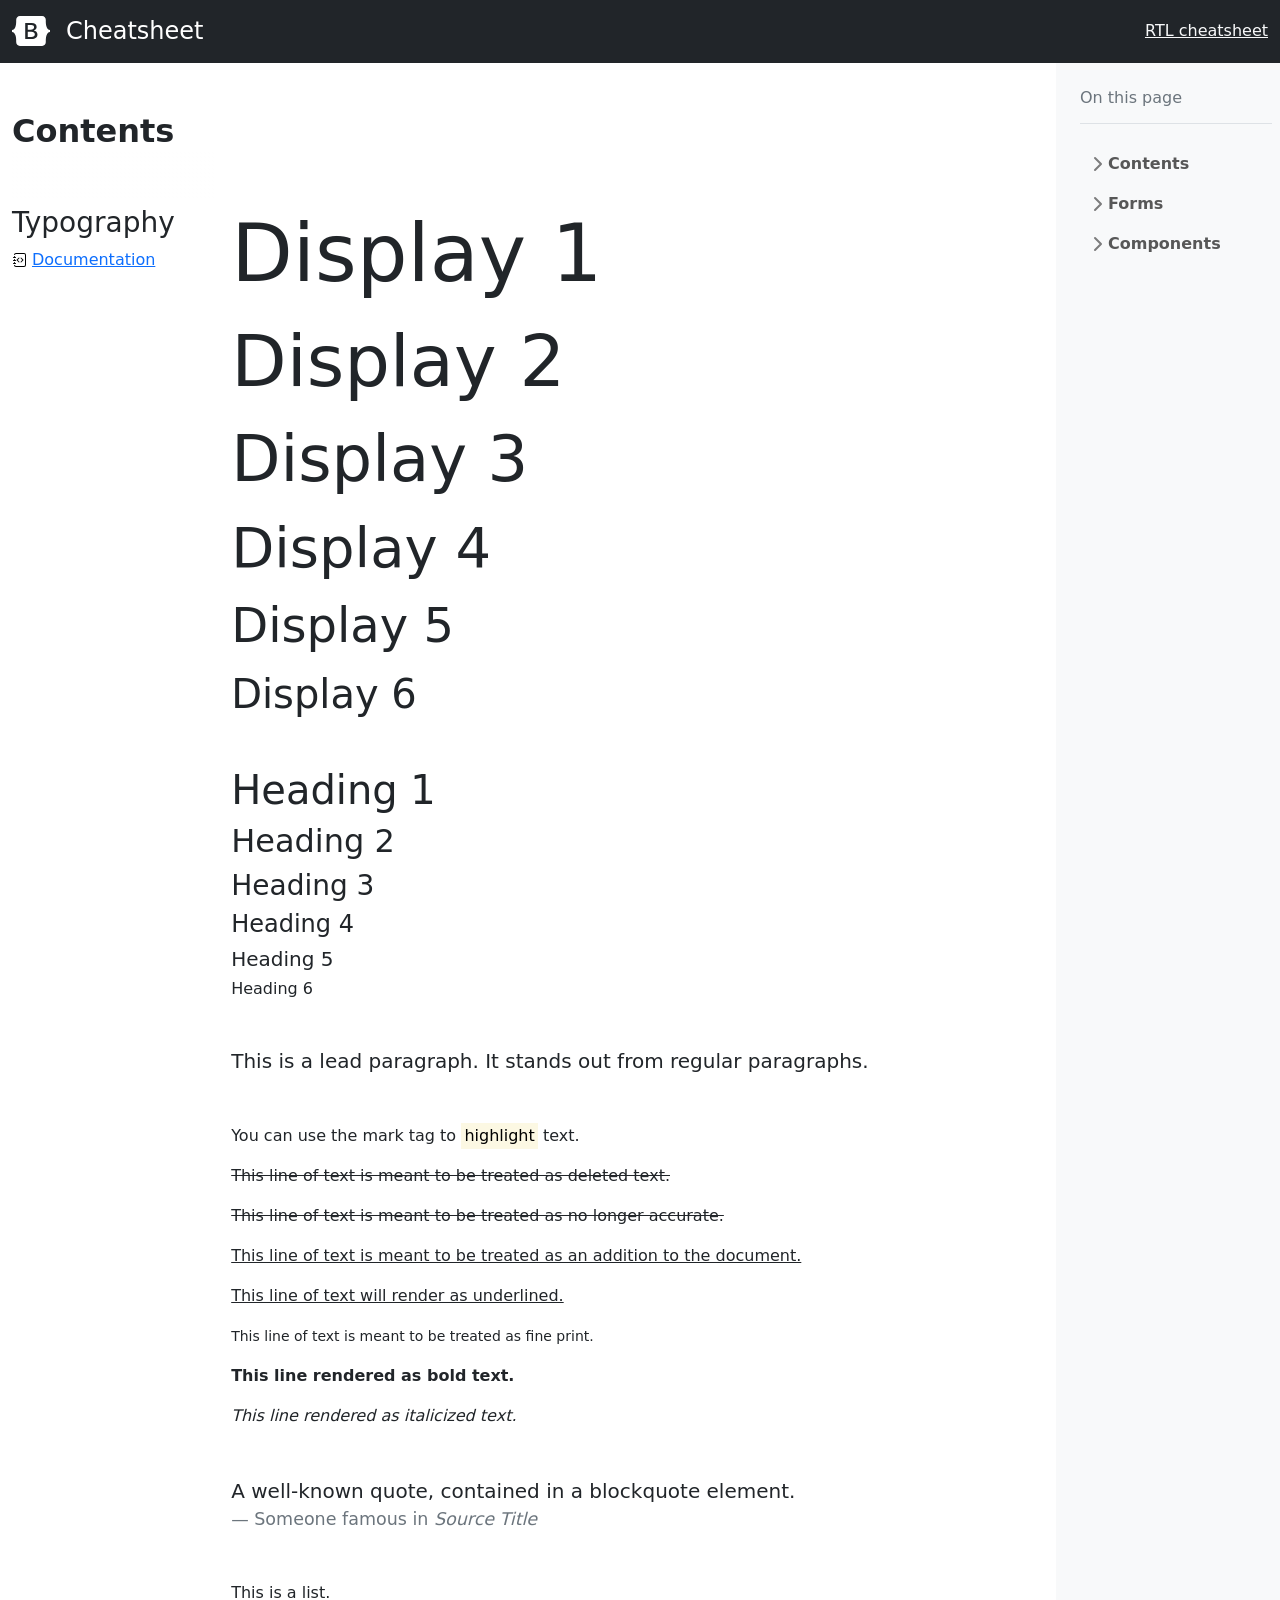
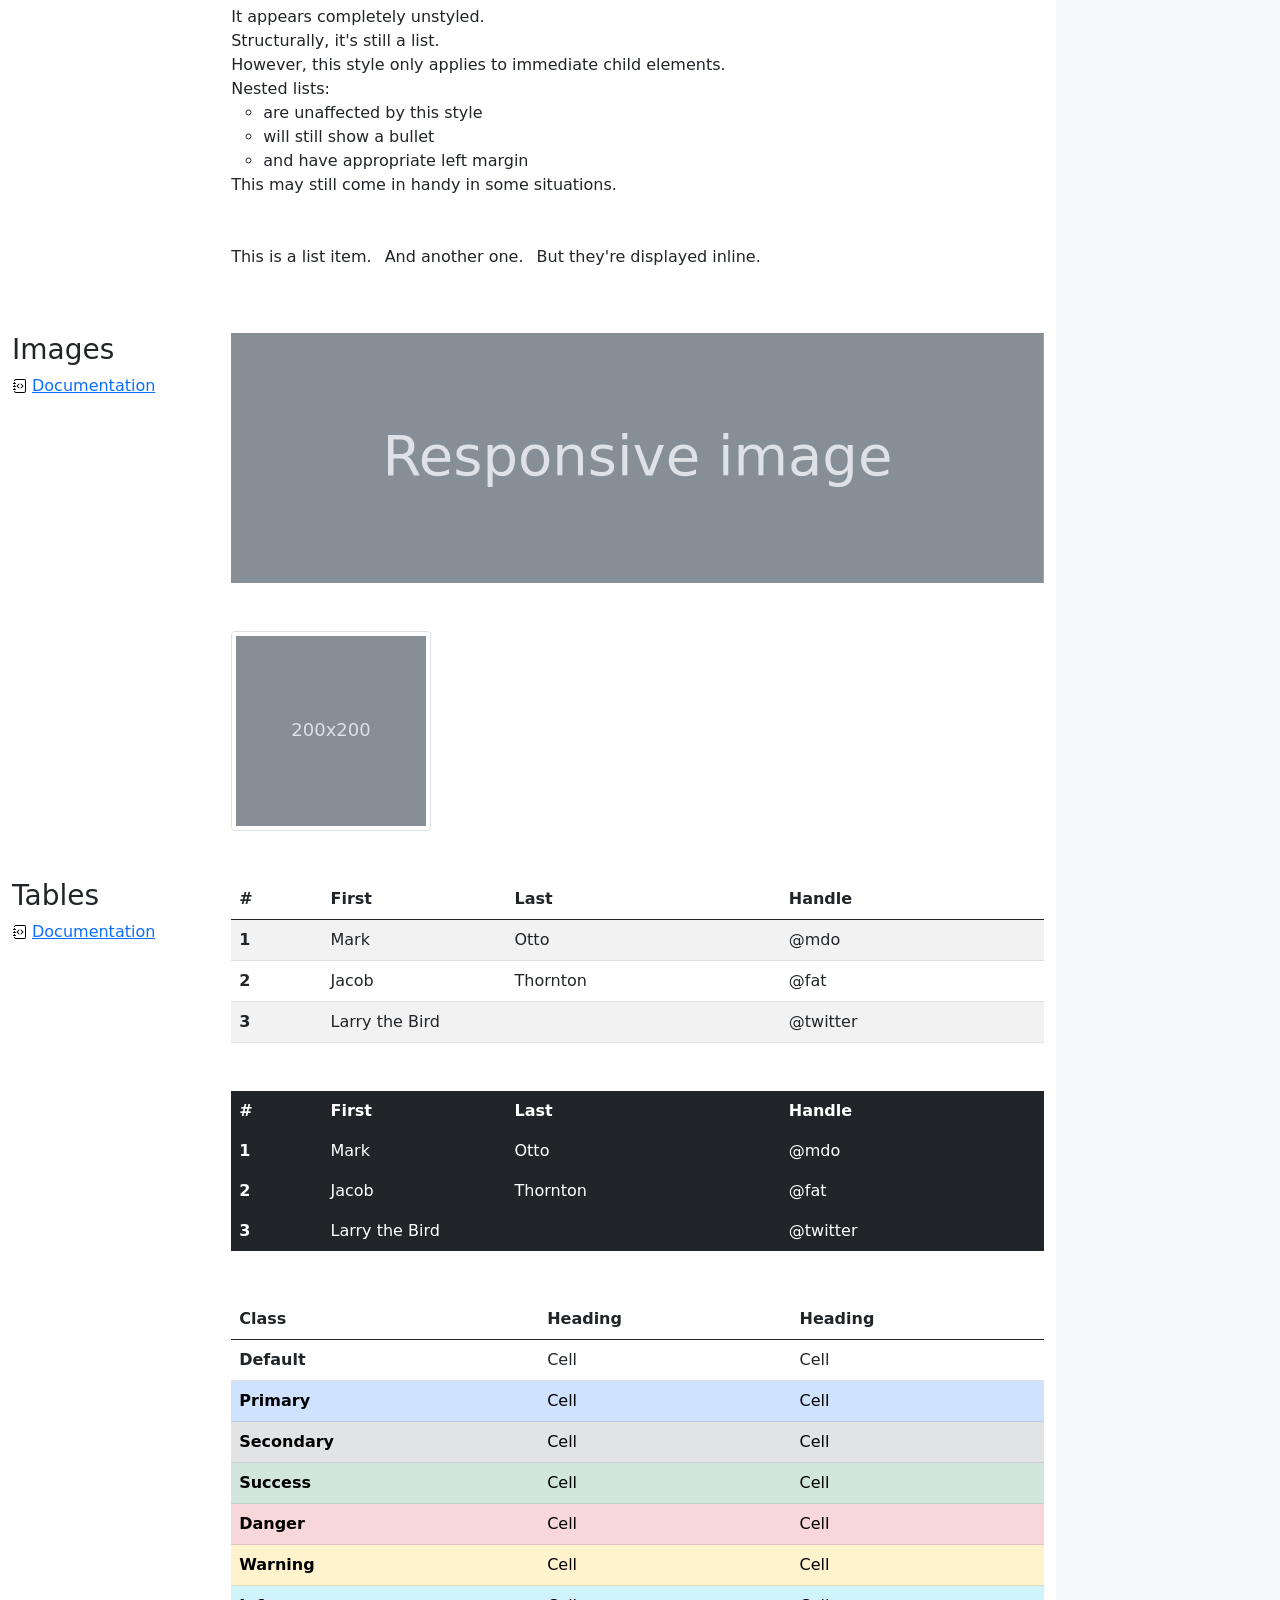
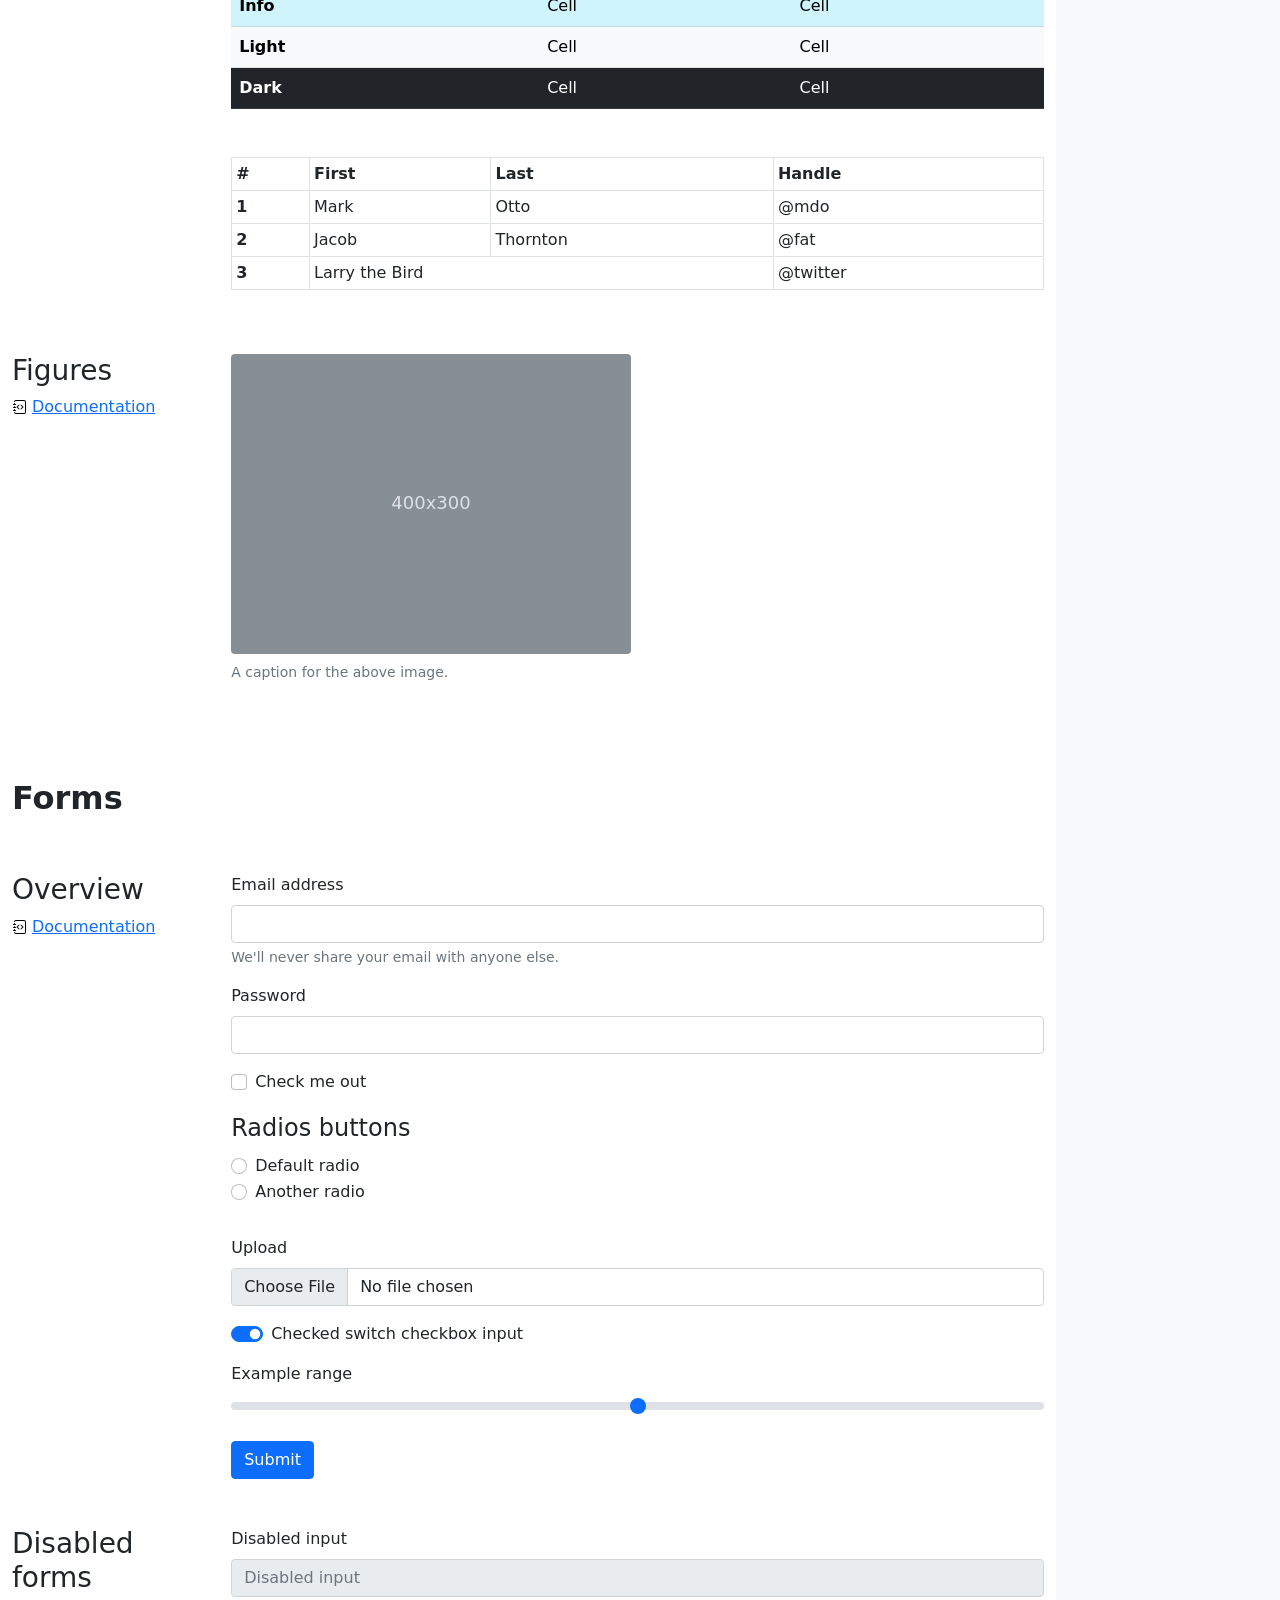
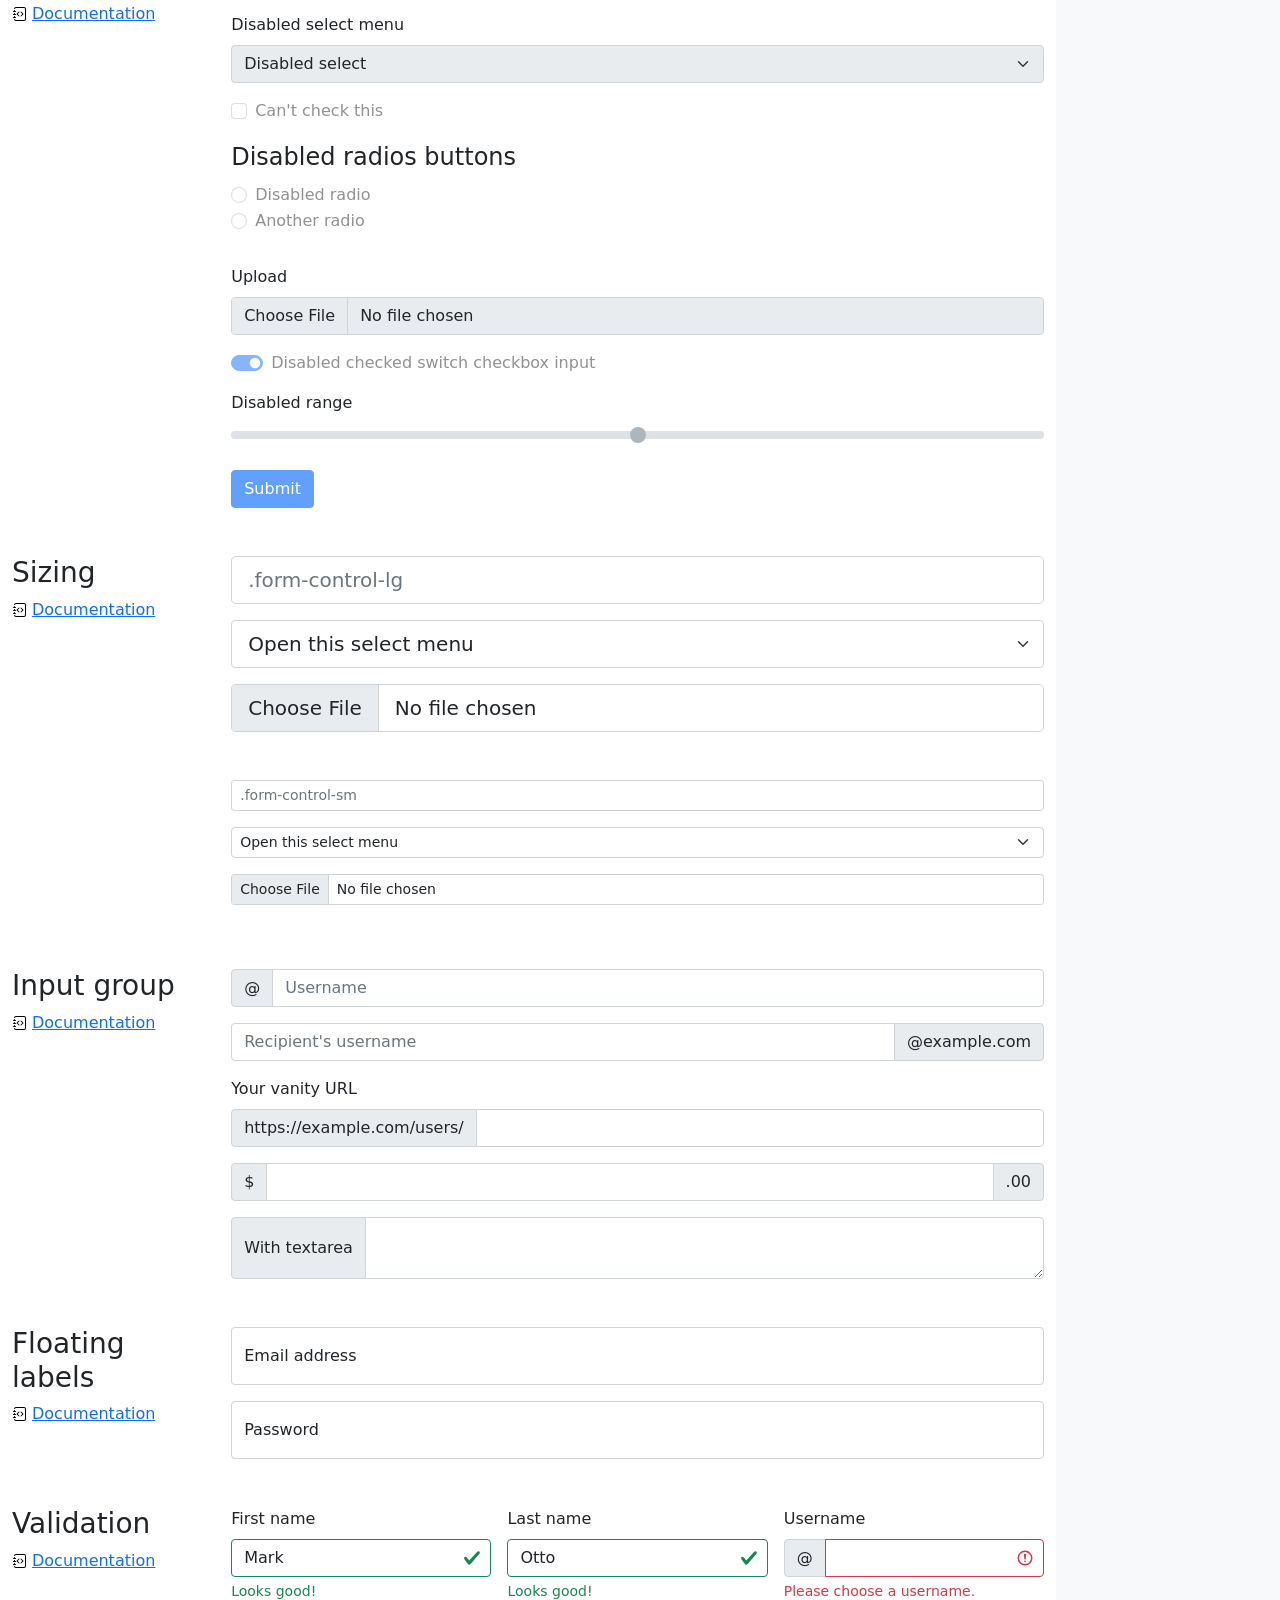
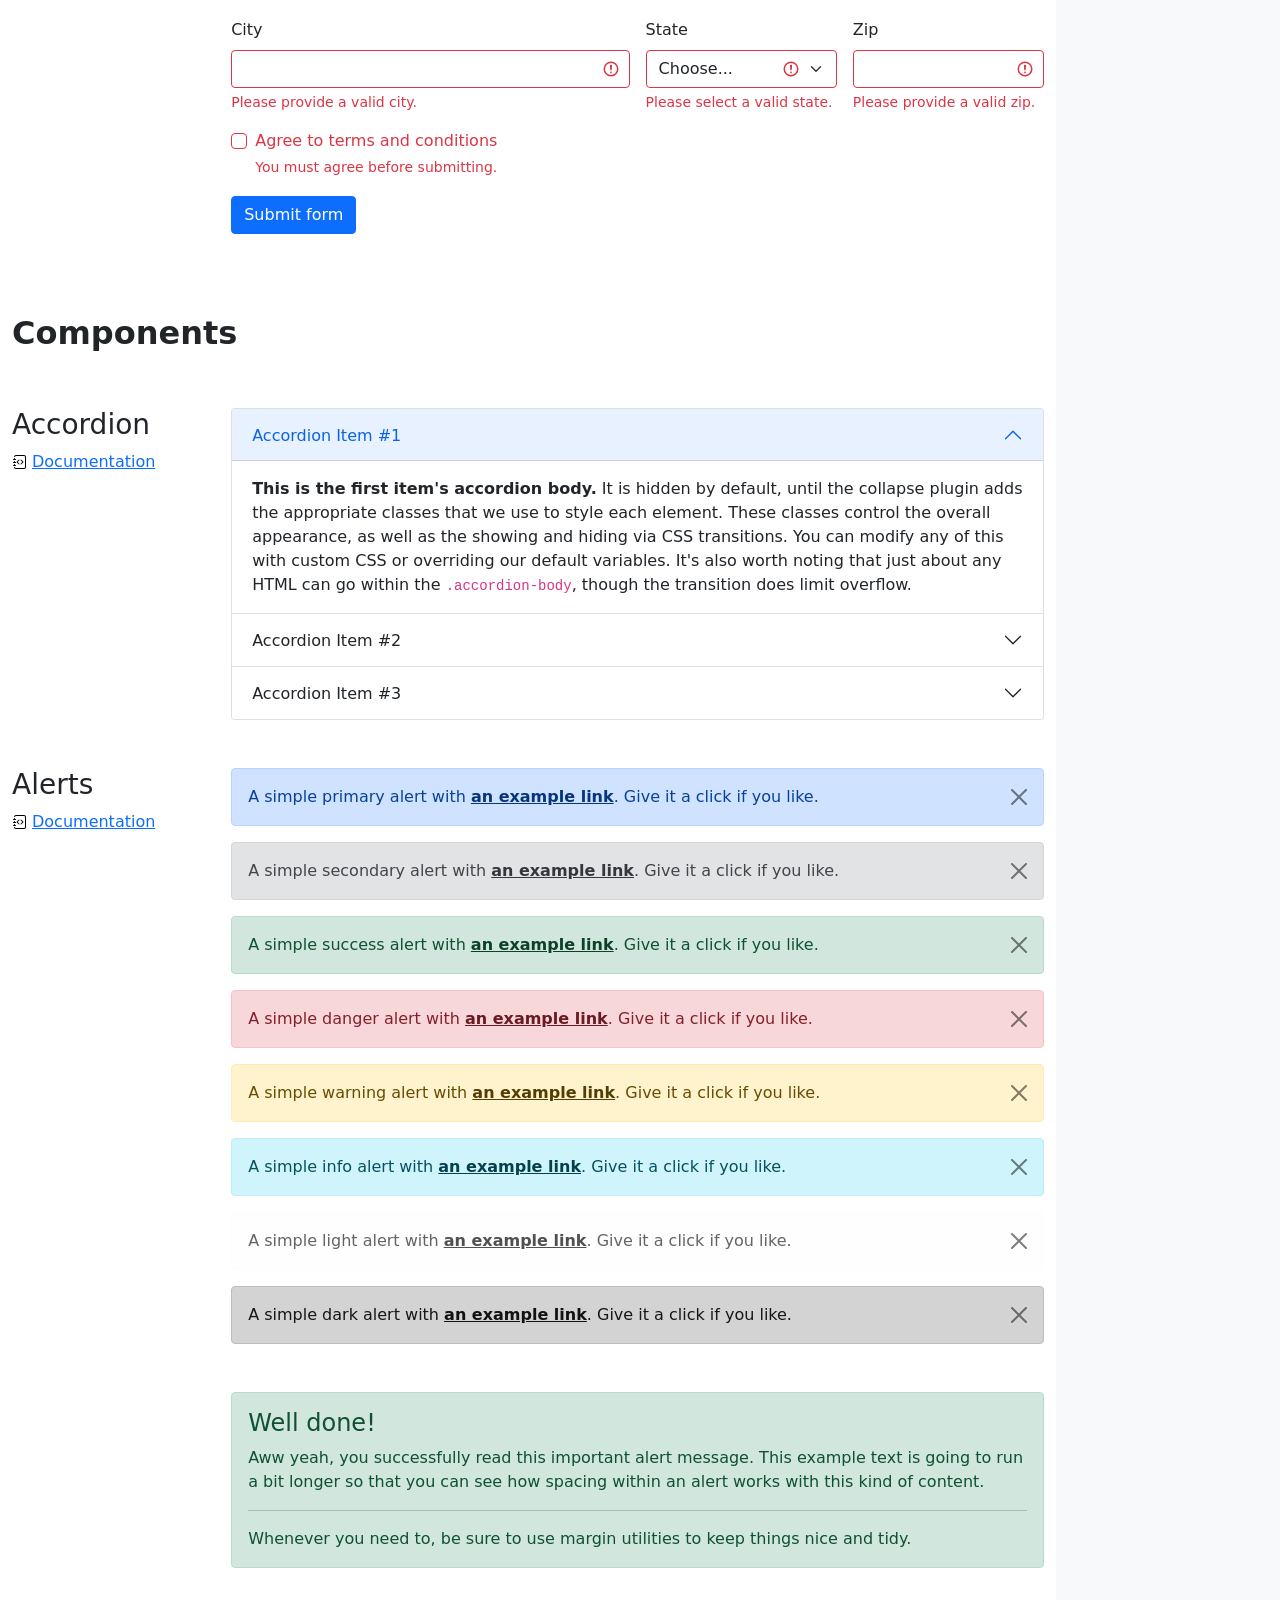
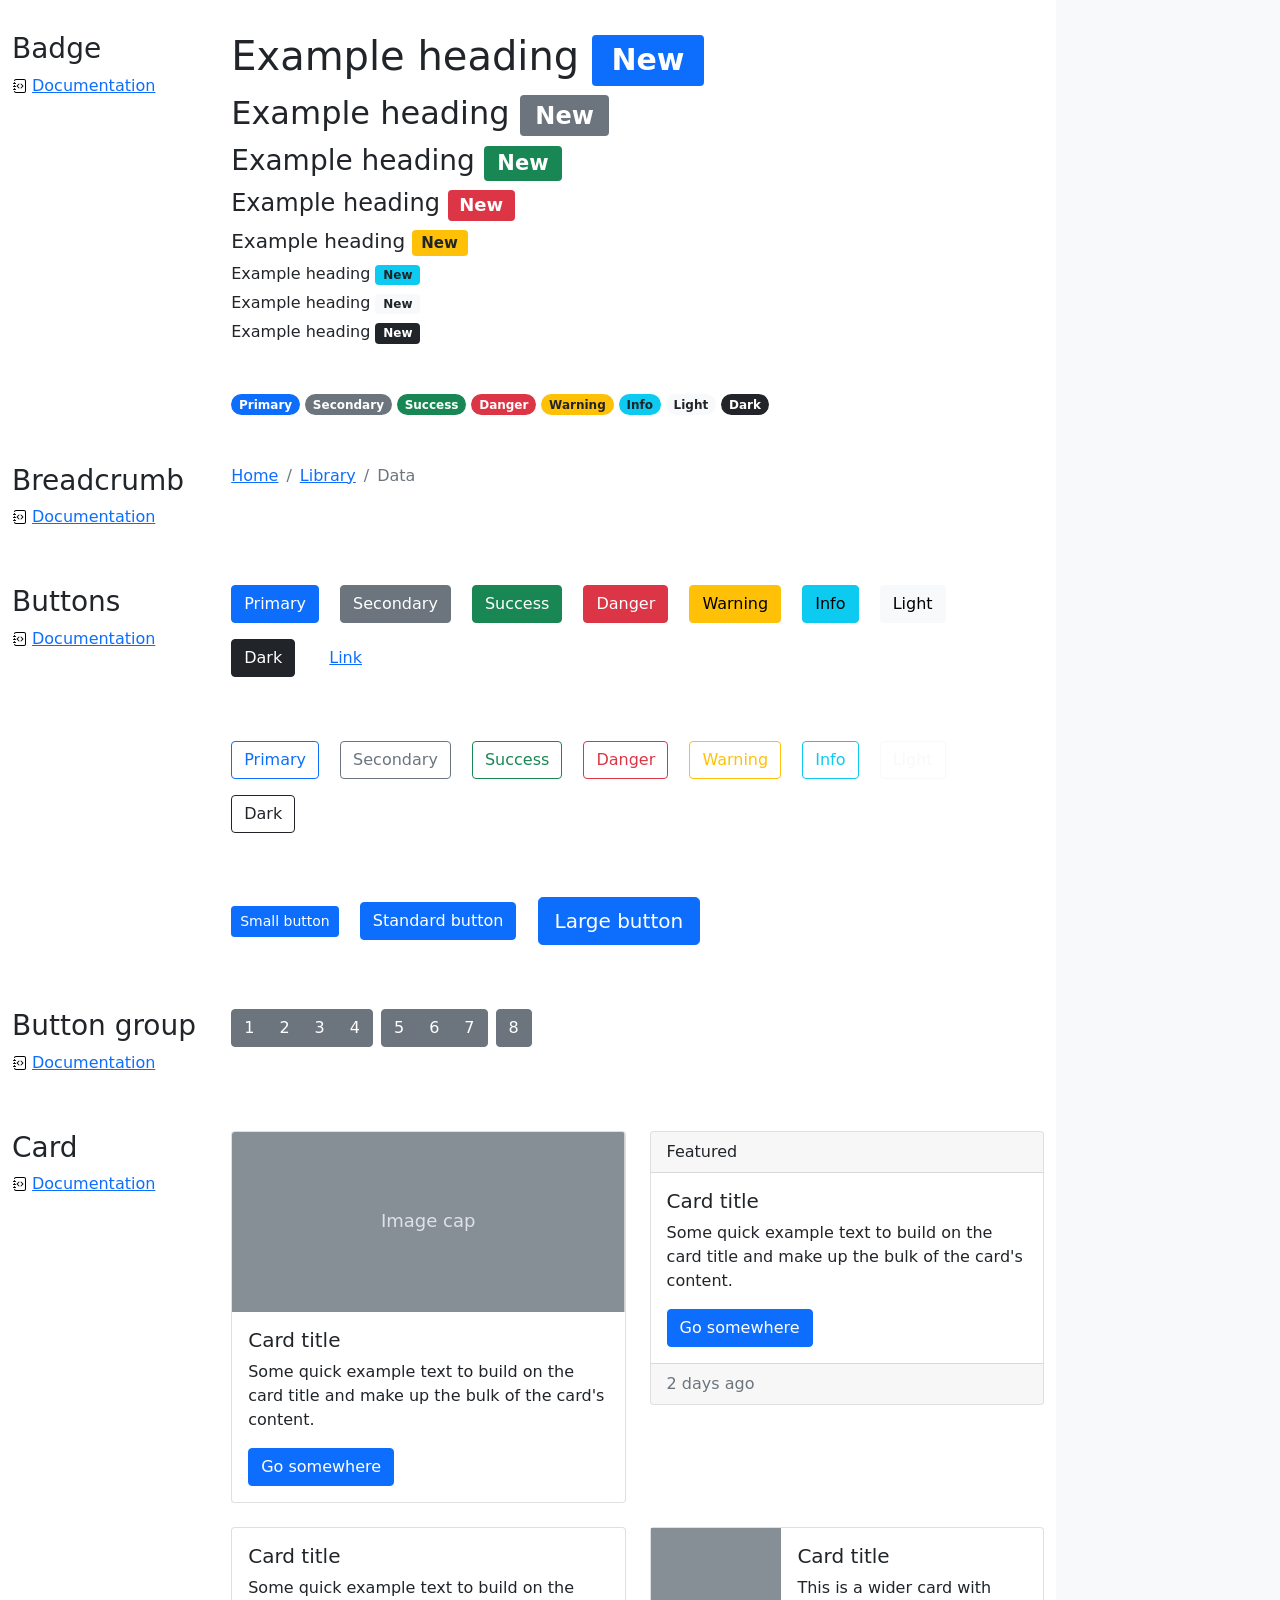
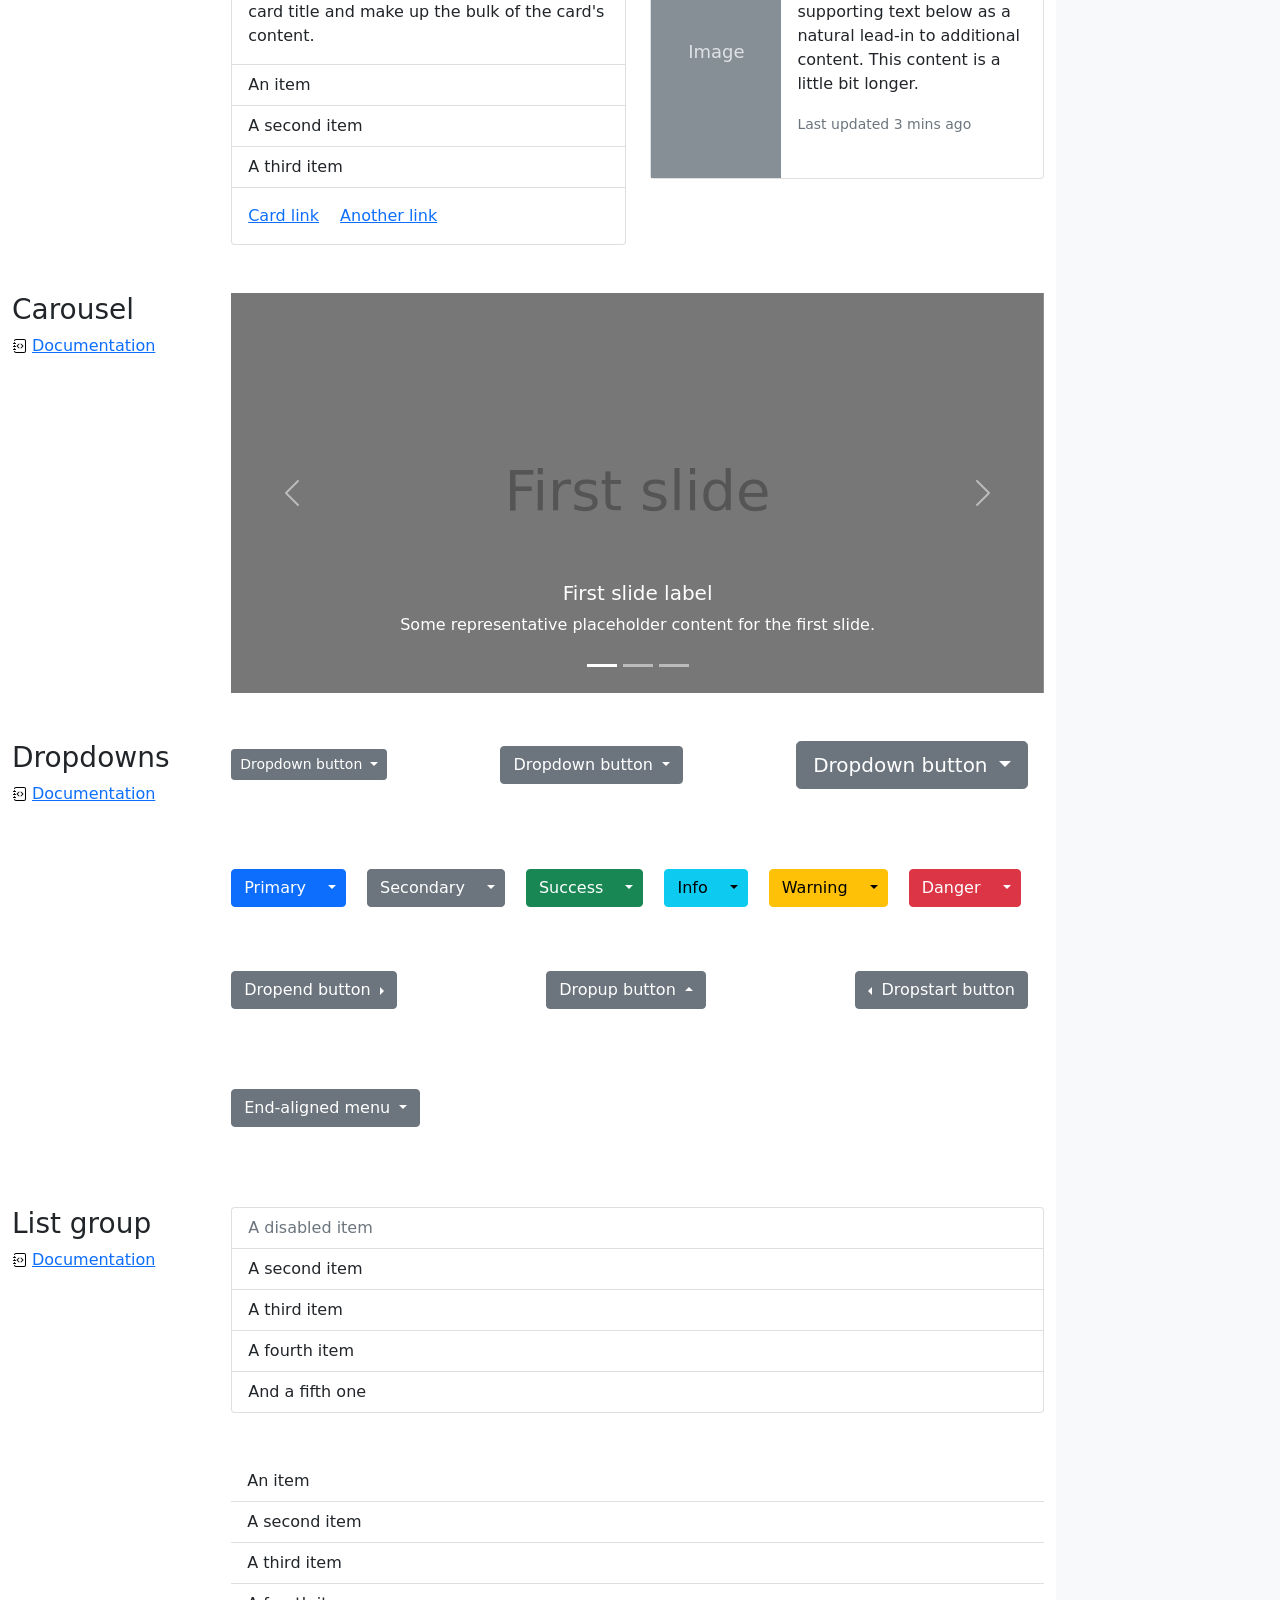
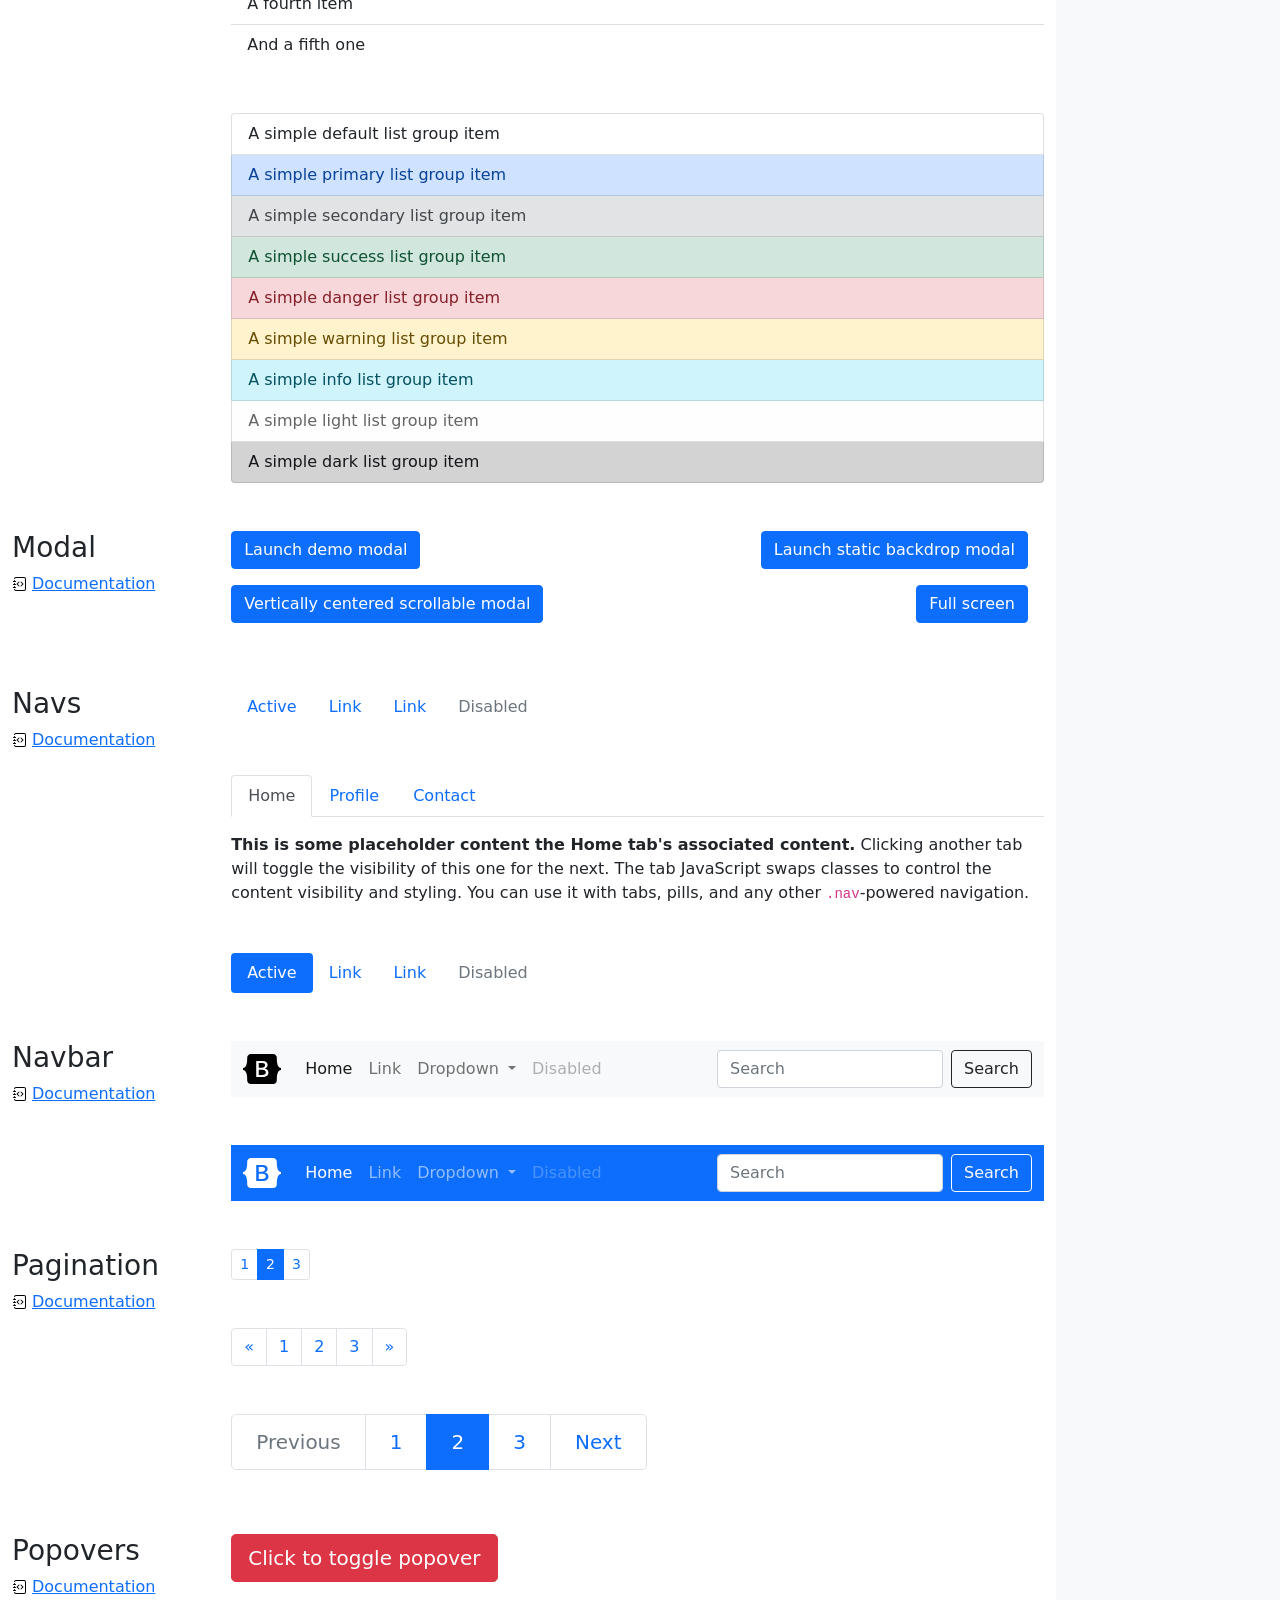
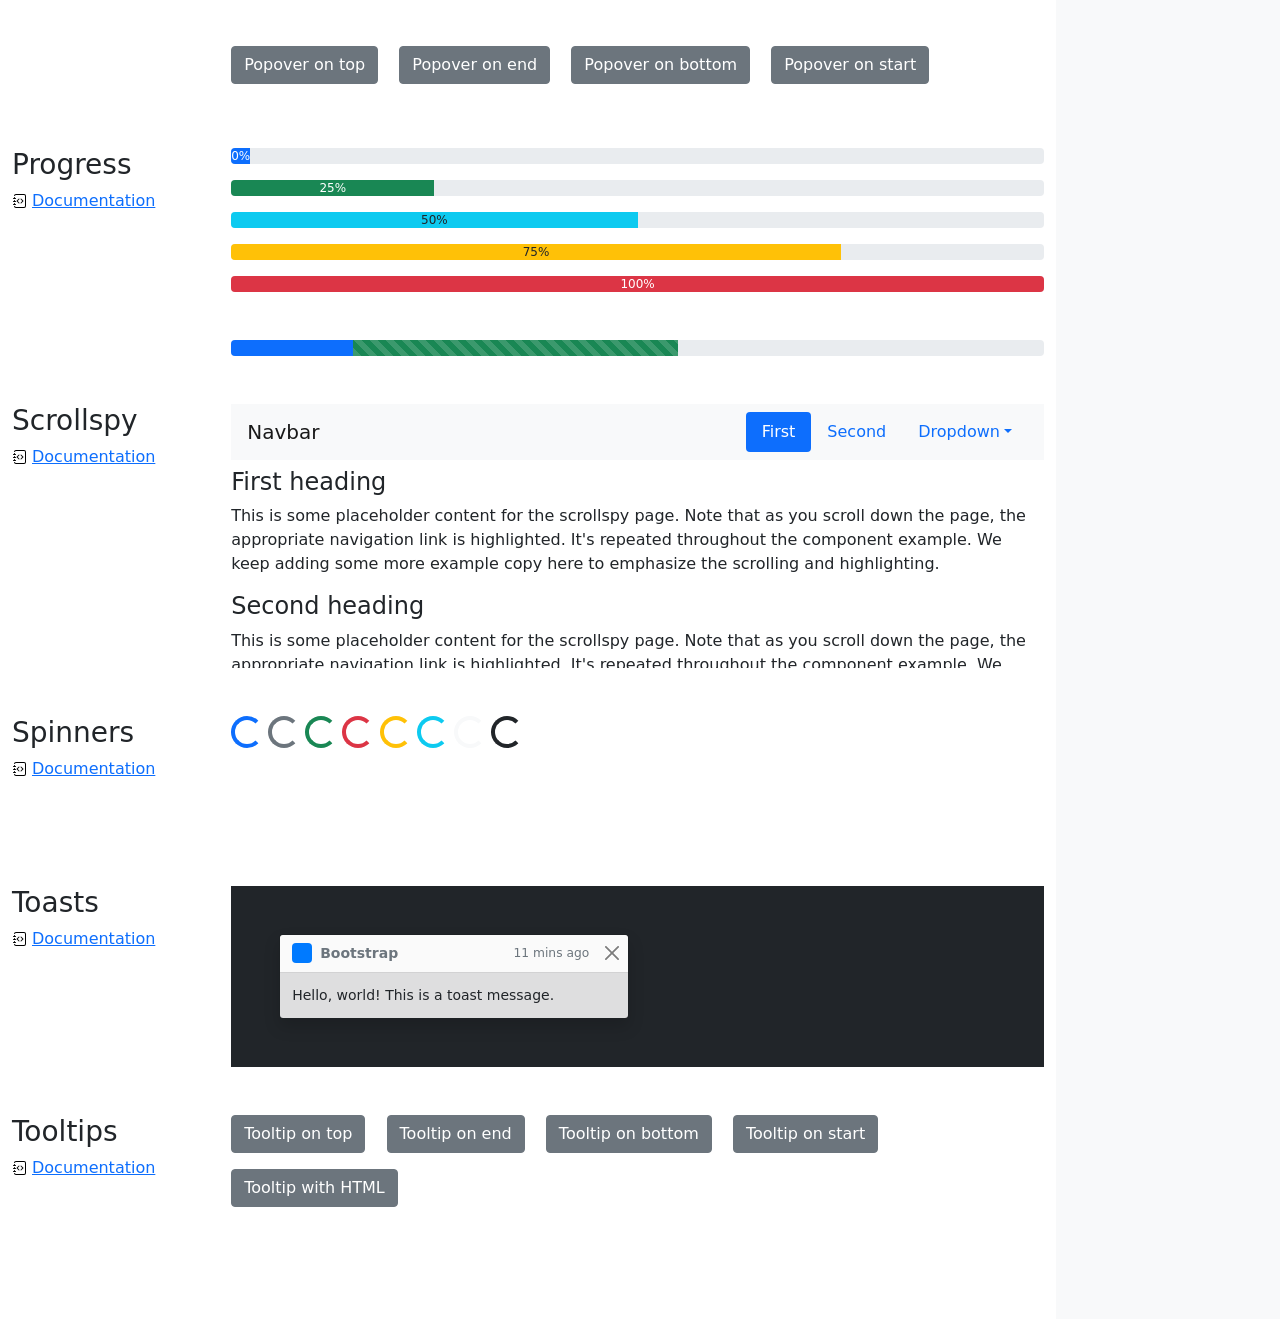
<file: desenvolvimento_web/projeto_bootstrap/bootstrap-5.0.2-examples/bootstrap-5.0.2-examples/cheatsheet/index.html>
<!doctype html>
<html lang="en">
  <head>
    <meta charset="utf-8">
    <meta name="viewport" content="width=device-width, initial-scale=1">
    <meta name="description" content="">
    <meta name="author" content="Mark Otto, Jacob Thornton, and Bootstrap contributors">
    <meta name="generator" content="Hugo 0.84.0">
    <title>Cheatsheet · Bootstrap v5.0</title>

    <link rel="canonical" href="https://getbootstrap.com/docs/5.0/examples/cheatsheet/">

    

    <!-- Bootstrap core CSS -->
<link href="../assets/dist/css/bootstrap.min.css" rel="stylesheet">

    <style>
      .bd-placeholder-img {
        font-size: 1.125rem;
        text-anchor: middle;
        -webkit-user-select: none;
        -moz-user-select: none;
        user-select: none;
      }

      @media (min-width: 768px) {
        .bd-placeholder-img-lg {
          font-size: 3.5rem;
        }
      }
    </style>

    
    <!-- Custom styles for this template -->
    <link href="cheatsheet.css" rel="stylesheet">
  </head>
  <body class="bg-light">
    
<header class="bd-header bg-dark py-3 d-flex align-items-stretch border-bottom border-dark">
  <div class="container-fluid d-flex align-items-center">
    <h1 class="d-flex align-items-center fs-4 text-white mb-0">
      <img src="../assets/brand/bootstrap-logo-white.svg" width="38" height="30" class="me-3" alt="Bootstrap">
      Cheatsheet
    </h1>
    <a href="../examples/cheatsheet-rtl/" class="ms-auto link-light" hreflang="ar">RTL cheatsheet</a>
  </div>
</header>
<aside class="bd-aside sticky-xl-top text-muted align-self-start mb-3 mb-xl-5 px-2">
  <h2 class="h6 pt-4 pb-3 mb-4 border-bottom">On this page</h2>
  <nav class="small" id="toc">
    <ul class="list-unstyled">
      <li class="my-2">
        <button class="btn d-inline-flex align-items-center collapsed" data-bs-toggle="collapse" aria-expanded="false" data-bs-target="#contents-collapse" aria-controls="contents-collapse">Contents</button>
        <ul class="list-unstyled ps-3 collapse" id="contents-collapse">
          <li><a class="d-inline-flex align-items-center rounded" href="#typography">Typography</a></li>
          <li><a class="d-inline-flex align-items-center rounded" href="#images">Images</a></li>
          <li><a class="d-inline-flex align-items-center rounded" href="#tables">Tables</a></li>
          <li><a class="d-inline-flex align-items-center rounded" href="#figures">Figures</a></li>
        </ul>
      </li>
      <li class="my-2">
        <button class="btn d-inline-flex align-items-center collapsed" data-bs-toggle="collapse" aria-expanded="false" data-bs-target="#forms-collapse" aria-controls="forms-collapse">Forms</button>
        <ul class="list-unstyled ps-3 collapse" id="forms-collapse">
          <li><a class="d-inline-flex align-items-center rounded" href="#overview">Overview</a></li>
          <li><a class="d-inline-flex align-items-center rounded" href="#disabled-forms">Disabled forms</a></li>
          <li><a class="d-inline-flex align-items-center rounded" href="#sizing">Sizing</a></li>
          <li><a class="d-inline-flex align-items-center rounded" href="#input-group">Input group</a></li>
          <li><a class="d-inline-flex align-items-center rounded" href="#floating-labels">Floating labels</a></li>
          <li><a class="d-inline-flex align-items-center rounded" href="#validation">Validation</a></li>
        </ul>
      </li>
      <li class="my-2">
        <button class="btn d-inline-flex align-items-center collapsed" data-bs-toggle="collapse" aria-expanded="false" data-bs-target="#components-collapse" aria-controls="components-collapse">Components</button>
        <ul class="list-unstyled ps-3 collapse" id="components-collapse">
          <li><a class="d-inline-flex align-items-center rounded" href="#accordion">Accordion</a></li>
          <li><a class="d-inline-flex align-items-center rounded" href="#alerts">Alerts</a></li>
          <li><a class="d-inline-flex align-items-center rounded" href="#badge">Badge</a></li>
          <li><a class="d-inline-flex align-items-center rounded" href="#breadcrumb">Breadcrumb</a></li>
          <li><a class="d-inline-flex align-items-center rounded" href="#buttons">Buttons</a></li>
          <li><a class="d-inline-flex align-items-center rounded" href="#button-group">Button group</a></li>
          <li><a class="d-inline-flex align-items-center rounded" href="#card">Card</a></li>
          <li><a class="d-inline-flex align-items-center rounded" href="#carousel">Carousel</a></li>
          <li><a class="d-inline-flex align-items-center rounded" href="#dropdowns">Dropdowns</a></li>
          <li><a class="d-inline-flex align-items-center rounded" href="#list-group">List group</a></li>
          <li><a class="d-inline-flex align-items-center rounded" href="#modal">Modal</a></li>
          <li><a class="d-inline-flex align-items-center rounded" href="#navs">Navs</a></li>
          <li><a class="d-inline-flex align-items-center rounded" href="#navbar">Navbar</a></li>
          <li><a class="d-inline-flex align-items-center rounded" href="#pagination">Pagination</a></li>
          <li><a class="d-inline-flex align-items-center rounded" href="#popovers">Popovers</a></li>
          <li><a class="d-inline-flex align-items-center rounded" href="#progress">Progress</a></li>
          <li><a class="d-inline-flex align-items-center rounded" href="#scrollspy">Scrollspy</a></li>
          <li><a class="d-inline-flex align-items-center rounded" href="#spinners">Spinners</a></li>
          <li><a class="d-inline-flex align-items-center rounded" href="#toasts">Toasts</a></li>
          <li><a class="d-inline-flex align-items-center rounded" href="#tooltips">Tooltips</a></li>
        </ul>
      </li>
    </ul>
  </nav>
</aside>
<div class="bd-cheatsheet container-fluid bg-body">
  <section id="content">
    <h2 class="sticky-xl-top fw-bold pt-3 pt-xl-5 pb-2 pb-xl-3">Contents</h2>

    <article class="my-3" id="typography">
      <div class="bd-heading sticky-xl-top align-self-start mt-5 mb-3 mt-xl-0 mb-xl-2">
        <h3>Typography</h3>
        <a class="d-flex align-items-center" href="../content/typography/">Documentation</a>
      </div>

      <div>
        <div class="bd-example">
        <p class="display-1">Display 1</p>
        <p class="display-2">Display 2</p>
        <p class="display-3">Display 3</p>
        <p class="display-4">Display 4</p>
        <p class="display-5">Display 5</p>
        <p class="display-6">Display 6</p>
        </div>

        <div class="bd-example">
        <p class="h1">Heading 1</p>
        <p class="h2">Heading 2</p>
        <p class="h3">Heading 3</p>
        <p class="h4">Heading 4</p>
        <p class="h5">Heading 5</p>
        <p class="h6">Heading 6</p>
        </div>

        <div class="bd-example">
        <p class="lead">
          This is a lead paragraph. It stands out from regular paragraphs.
        </p>
        </div>

        <div class="bd-example">
        <p>You can use the mark tag to <mark>highlight</mark> text.</p>
        <p><del>This line of text is meant to be treated as deleted text.</del></p>
        <p><s>This line of text is meant to be treated as no longer accurate.</s></p>
        <p><ins>This line of text is meant to be treated as an addition to the document.</ins></p>
        <p><u>This line of text will render as underlined.</u></p>
        <p><small>This line of text is meant to be treated as fine print.</small></p>
        <p><strong>This line rendered as bold text.</strong></p>
        <p><em>This line rendered as italicized text.</em></p>
        </div>

        <div class="bd-example">
        <blockquote class="blockquote">
          <p>A well-known quote, contained in a blockquote element.</p>
          <footer class="blockquote-footer">Someone famous in <cite title="Source Title">Source Title</cite></footer>
        </blockquote>
        </div>

        <div class="bd-example">
        <ul class="list-unstyled">
          <li>This is a list.</li>
          <li>It appears completely unstyled.</li>
          <li>Structurally, it's still a list.</li>
          <li>However, this style only applies to immediate child elements.</li>
          <li>Nested lists:
            <ul>
              <li>are unaffected by this style</li>
              <li>will still show a bullet</li>
              <li>and have appropriate left margin</li>
            </ul>
          </li>
          <li>This may still come in handy in some situations.</li>
        </ul>
        </div>

        <div class="bd-example">
        <ul class="list-inline">
          <li class="list-inline-item">This is a list item.</li>
          <li class="list-inline-item">And another one.</li>
          <li class="list-inline-item">But they're displayed inline.</li>
        </ul>
        </div>
      </div>
    </article>
    <article class="my-3" id="images">
      <div class="bd-heading sticky-xl-top align-self-start mt-5 mb-3 mt-xl-0 mb-xl-2">
        <h3>Images</h3>
        <a class="d-flex align-items-center" href="../content/images/">Documentation</a>
      </div>

      <div>
        <div class="bd-example">
        <svg class="bd-placeholder-img bd-placeholder-img-lg img-fluid" width="100%" height="250" xmlns="http://www.w3.org/2000/svg" role="img" aria-label="Placeholder: Responsive image" preserveAspectRatio="xMidYMid slice" focusable="false"><title>Placeholder</title><rect width="100%" height="100%" fill="#868e96"/><text x="50%" y="50%" fill="#dee2e6" dy=".3em">Responsive image</text></svg>

        </div>

        <div class="bd-example">
        <svg class="bd-placeholder-img img-thumbnail" width="200" height="200" xmlns="http://www.w3.org/2000/svg" role="img" aria-label="A generic square placeholder image with a white border around it, making it resemble a photograph taken with an old instant camera: 200x200" preserveAspectRatio="xMidYMid slice" focusable="false"><title>A generic square placeholder image with a white border around it, making it resemble a photograph taken with an old instant camera</title><rect width="100%" height="100%" fill="#868e96"/><text x="50%" y="50%" fill="#dee2e6" dy=".3em">200x200</text></svg>

        </div>
      </div>
    </article>
    <article class="my-3" id="tables">
      <div class="bd-heading sticky-xl-top align-self-start mt-5 mb-3 mt-xl-0 mb-xl-2">
        <h3>Tables</h3>
        <a class="d-flex align-items-center" href="../content/tables/">Documentation</a>
      </div>

      <div>
        <div class="bd-example">
        <table class="table table-striped">
          <thead>
          <tr>
            <th scope="col">#</th>
            <th scope="col">First</th>
            <th scope="col">Last</th>
            <th scope="col">Handle</th>
          </tr>
          </thead>
          <tbody>
          <tr>
            <th scope="row">1</th>
            <td>Mark</td>
            <td>Otto</td>
            <td>@mdo</td>
          </tr>
          <tr>
            <th scope="row">2</th>
            <td>Jacob</td>
            <td>Thornton</td>
            <td>@fat</td>
          </tr>
          <tr>
            <th scope="row">3</th>
            <td colspan="2">Larry the Bird</td>
            <td>@twitter</td>
          </tr>
          </tbody>
        </table>
        </div>

        <div class="bd-example">
        <table class="table table-dark table-borderless">
          <thead>
          <tr>
            <th scope="col">#</th>
            <th scope="col">First</th>
            <th scope="col">Last</th>
            <th scope="col">Handle</th>
          </tr>
          </thead>
          <tbody>
          <tr>
            <th scope="row">1</th>
            <td>Mark</td>
            <td>Otto</td>
            <td>@mdo</td>
          </tr>
          <tr>
            <th scope="row">2</th>
            <td>Jacob</td>
            <td>Thornton</td>
            <td>@fat</td>
          </tr>
          <tr>
            <th scope="row">3</th>
            <td colspan="2">Larry the Bird</td>
            <td>@twitter</td>
          </tr>
          </tbody>
        </table>
        </div>

        <div class="bd-example">
        <table class="table table-hover">
          <thead>
          <tr>
            <th scope="col">Class</th>
            <th scope="col">Heading</th>
            <th scope="col">Heading</th>
          </tr>
          </thead>
          <tbody>
          <tr>
            <th scope="row">Default</th>
            <td>Cell</td>
            <td>Cell</td>
          </tr>
          
          <tr class="table-primary">
            <th scope="row">Primary</th>
            <td>Cell</td>
            <td>Cell</td>
          </tr>
          <tr class="table-secondary">
            <th scope="row">Secondary</th>
            <td>Cell</td>
            <td>Cell</td>
          </tr>
          <tr class="table-success">
            <th scope="row">Success</th>
            <td>Cell</td>
            <td>Cell</td>
          </tr>
          <tr class="table-danger">
            <th scope="row">Danger</th>
            <td>Cell</td>
            <td>Cell</td>
          </tr>
          <tr class="table-warning">
            <th scope="row">Warning</th>
            <td>Cell</td>
            <td>Cell</td>
          </tr>
          <tr class="table-info">
            <th scope="row">Info</th>
            <td>Cell</td>
            <td>Cell</td>
          </tr>
          <tr class="table-light">
            <th scope="row">Light</th>
            <td>Cell</td>
            <td>Cell</td>
          </tr>
          <tr class="table-dark">
            <th scope="row">Dark</th>
            <td>Cell</td>
            <td>Cell</td>
          </tr>
          </tbody>
        </table>
        </div>

        <div class="bd-example">
        <table class="table table-sm table-bordered">
          <thead>
          <tr>
            <th scope="col">#</th>
            <th scope="col">First</th>
            <th scope="col">Last</th>
            <th scope="col">Handle</th>
          </tr>
          </thead>
          <tbody>
          <tr>
            <th scope="row">1</th>
            <td>Mark</td>
            <td>Otto</td>
            <td>@mdo</td>
          </tr>
          <tr>
            <th scope="row">2</th>
            <td>Jacob</td>
            <td>Thornton</td>
            <td>@fat</td>
          </tr>
          <tr>
            <th scope="row">3</th>
            <td colspan="2">Larry the Bird</td>
            <td>@twitter</td>
          </tr>
          </tbody>
        </table>
        </div>
      </div>
    </article>
    <article class="my-3" id="figures">
      <div class="bd-heading sticky-xl-top align-self-start mt-5 mb-3 mt-xl-0 mb-xl-2">
        <h3>Figures</h3>
        <a class="d-flex align-items-center" href="../content/figures/">Documentation</a>
      </div>

      <div>
        <div class="bd-example">
        <figure class="figure">
          <svg class="bd-placeholder-img figure-img img-fluid rounded" width="400" height="300" xmlns="http://www.w3.org/2000/svg" role="img" aria-label="Placeholder: 400x300" preserveAspectRatio="xMidYMid slice" focusable="false"><title>Placeholder</title><rect width="100%" height="100%" fill="#868e96"/><text x="50%" y="50%" fill="#dee2e6" dy=".3em">400x300</text></svg>

          <figcaption class="figure-caption">A caption for the above image.</figcaption>
        </figure>
        </div>
      </div>
    </article>
  </section>

  <section id="forms">
    <h2 class="sticky-xl-top fw-bold pt-3 pt-xl-5 pb-2 pb-xl-3">Forms</h2>

    <article class="my-3" id="overview">
      <div class="bd-heading sticky-xl-top align-self-start mt-5 mb-3 mt-xl-0 mb-xl-2">
        <h3>Overview</h3>
        <a class="d-flex align-items-center" href="../forms/overview/">Documentation</a>
      </div>

      <div>
        <div class="bd-example">
        <form>
          <div class="mb-3">
            <label for="exampleInputEmail1" class="form-label">Email address</label>
            <input type="email" class="form-control" id="exampleInputEmail1" aria-describedby="emailHelp">
            <div id="emailHelp" class="form-text">We'll never share your email with anyone else.</div>
          </div>
          <div class="mb-3">
            <label for="exampleInputPassword1" class="form-label">Password</label>
            <input type="password" class="form-control" id="exampleInputPassword1">
          </div>
          <div class="mb-3 form-check">
            <input type="checkbox" class="form-check-input" id="exampleCheck1">
            <label class="form-check-label" for="exampleCheck1">Check me out</label>
          </div>
          <fieldset class="mb-3">
            <legend>Radios buttons</legend>
            <div class="form-check">
              <input type="radio" name="radios" class="form-check-input" id="exampleRadio1">
              <label class="form-check-label" for="exampleRadio1">Default radio</label>
            </div>
            <div class="mb-3 form-check">
              <input type="radio" name="radios" class="form-check-input" id="exampleRadio2">
              <label class="form-check-label" for="exampleRadio2">Another radio</label>
            </div>
          </fieldset>
          <div class="mb-3">
            <label class="form-label" for="customFile">Upload</label>
            <input type="file" class="form-control" id="customFile">
          </div>
          <div class="mb-3 form-check form-switch">
            <input class="form-check-input" type="checkbox" id="flexSwitchCheckChecked" checked>
            <label class="form-check-label" for="flexSwitchCheckChecked">Checked switch checkbox input</label>
          </div>
          <div class="mb-3">
            <label for="customRange3" class="form-label">Example range</label>
            <input type="range" class="form-range" min="0" max="5" step="0.5" id="customRange3">
          </div>
          <button type="submit" class="btn btn-primary">Submit</button>
        </form>
        </div>
      </div>
    </article>
    <article class="my-3" id="disabled-forms">
      <div class="bd-heading sticky-xl-top align-self-start mt-5 mb-3 mt-xl-0 mb-xl-2">
        <h3>Disabled forms</h3>
        <a class="d-flex align-items-center" href="../forms/overview/#disabled-forms">Documentation</a>
      </div>

      <div>
        <div class="bd-example">
        <form>
          <fieldset disabled aria-label="Disabled fieldset example">
            <div class="mb-3">
              <label for="disabledTextInput" class="form-label">Disabled input</label>
              <input type="text" id="disabledTextInput" class="form-control" placeholder="Disabled input">
            </div>
            <div class="mb-3">
              <label for="disabledSelect" class="form-label">Disabled select menu</label>
              <select id="disabledSelect" class="form-select">
                <option>Disabled select</option>
              </select>
            </div>
            <div class="mb-3">
              <div class="form-check">
                <input class="form-check-input" type="checkbox" id="disabledFieldsetCheck" disabled>
                <label class="form-check-label" for="disabledFieldsetCheck">
                  Can't check this
                </label>
              </div>
            </div>
            <fieldset class="mb-3">
              <legend>Disabled radios buttons</legend>
              <div class="form-check">
                <input type="radio" name="radios" class="form-check-input" id="disabledRadio1" disabled>
                <label class="form-check-label" for="disabledRadio1">Disabled radio</label>
              </div>
              <div class="mb-3 form-check">
                <input type="radio" name="radios" class="form-check-input" id="disabledRadio2" disabled>
                <label class="form-check-label" for="disabledRadio2">Another radio</label>
              </div>
            </fieldset>
            <div class="mb-3">
              <label class="form-label" for="disabledCustomFile">Upload</label>
              <input type="file" class="form-control" id="disabledCustomFile" disabled>
            </div>
            <div class="mb-3 form-check form-switch">
              <input class="form-check-input" type="checkbox" id="disabledSwitchCheckChecked" checked disabled>
              <label class="form-check-label" for="disabledSwitchCheckChecked">Disabled checked switch checkbox input</label>
            </div>
            <div class="mb-3">
              <label for="disabledRange" class="form-label">Disabled range</label>
              <input type="range" class="form-range" min="0" max="5" step="0.5" id="disabledRange">
            </div>
            <button type="submit" class="btn btn-primary">Submit</button>
          </fieldset>
        </form>
        </div>
      </div>
    </article>
    <article class="my-3" id="sizing">
      <div class="bd-heading sticky-xl-top align-self-start mt-5 mb-3 mt-xl-0 mb-xl-2">
        <h3>Sizing</h3>
        <a class="d-flex align-items-center" href="../forms/form-control/#sizing">Documentation</a>
      </div>

      <div>
        <div class="bd-example">
        <div class="mb-3">
          <input class="form-control form-control-lg" type="text" placeholder=".form-control-lg" aria-label=".form-control-lg example">
        </div>
        <div class="mb-3">
          <select class="form-select form-select-lg mb-3" aria-label=".form-select-lg example">
            <option selected>Open this select menu</option>
            <option value="1">One</option>
            <option value="2">Two</option>
            <option value="3">Three</option>
          </select>
        </div>
        <div class="mb-3">
          <input type="file" class="form-control form-control-lg" aria-label="Large file input example">
        </div>
        </div>

        <div class="bd-example">
        <div class="mb-3">
          <input class="form-control form-control-sm" type="text" placeholder=".form-control-sm" aria-label=".form-control-sm example">
        </div>
        <div class="mb-3">
          <select class="form-select form-select-sm" aria-label=".form-select-sm example">
            <option selected>Open this select menu</option>
            <option value="1">One</option>
            <option value="2">Two</option>
            <option value="3">Three</option>
          </select>
        </div>
        <div class="mb-3">
          <input type="file" class="form-control form-control-sm" aria-label="Small file input example">
        </div>
        </div>
      </div>
    </article>
    <article class="my-3" id="input-group">
      <div class="bd-heading sticky-xl-top align-self-start mt-5 mb-3 mt-xl-0 mb-xl-2">
        <h3>Input group</h3>
        <a class="d-flex align-items-center" href="../forms/input-group/">Documentation</a>
      </div>

      <div>
        <div class="bd-example">
        <div class="input-group mb-3">
          <span class="input-group-text" id="basic-addon1">@</span>
          <input type="text" class="form-control" placeholder="Username" aria-label="Username" aria-describedby="basic-addon1">
        </div>
        <div class="input-group mb-3">
          <input type="text" class="form-control" placeholder="Recipient's username" aria-label="Recipient's username" aria-describedby="basic-addon2">
          <span class="input-group-text" id="basic-addon2">@example.com</span>
        </div>
        <label for="basic-url" class="form-label">Your vanity URL</label>
        <div class="input-group mb-3">
          <span class="input-group-text" id="basic-addon3">https://example.com/users/</span>
          <input type="text" class="form-control" id="basic-url" aria-describedby="basic-addon3">
        </div>
        <div class="input-group mb-3">
          <span class="input-group-text">$</span>
          <input type="text" class="form-control" aria-label="Amount (to the nearest dollar)">
          <span class="input-group-text">.00</span>
        </div>
        <div class="input-group">
          <span class="input-group-text">With textarea</span>
          <textarea class="form-control" aria-label="With textarea"></textarea>
        </div>
        </div>
      </div>
    </article>
    <article class="my-3" id="floating-labels">
      <div class="bd-heading sticky-xl-top align-self-start mt-5 mb-3 mt-xl-0 mb-xl-2">
        <h3>Floating labels</h3>
        <a class="d-flex align-items-center" href="../forms/floating-labels/">Documentation</a>
      </div>

      <div>
        <div class="bd-example">
        <form>
          <div class="form-floating mb-3">
            <input type="email" class="form-control" id="floatingInput" placeholder="name@example.com">
            <label for="floatingInput">Email address</label>
          </div>
          <div class="form-floating">
            <input type="password" class="form-control" id="floatingPassword" placeholder="Password">
            <label for="floatingPassword">Password</label>
          </div>
        </form>
        </div>
      </div>
    </article>
    <article class="my-3" id="validation">
      <div class="bd-heading sticky-xl-top align-self-start mt-5 mb-3 mt-xl-0 mb-xl-2">
        <h3>Validation</h3>
        <a class="d-flex align-items-center" href="../forms/validation/">Documentation</a>
      </div>

      <div>
        <div class="bd-example">
        <form class="row g-3">
          <div class="col-md-4">
            <label for="validationServer01" class="form-label">First name</label>
            <input type="text" class="form-control is-valid" id="validationServer01" value="Mark" required>
            <div class="valid-feedback">
              Looks good!
            </div>
          </div>
          <div class="col-md-4">
            <label for="validationServer02" class="form-label">Last name</label>
            <input type="text" class="form-control is-valid" id="validationServer02" value="Otto" required>
            <div class="valid-feedback">
              Looks good!
            </div>
          </div>
          <div class="col-md-4">
            <label for="validationServerUsername" class="form-label">Username</label>
            <div class="input-group has-validation">
              <span class="input-group-text" id="inputGroupPrepend3">@</span>
              <input type="text" class="form-control is-invalid" id="validationServerUsername" aria-describedby="inputGroupPrepend3" required>
              <div class="invalid-feedback">
                Please choose a username.
              </div>
            </div>
          </div>
          <div class="col-md-6">
            <label for="validationServer03" class="form-label">City</label>
            <input type="text" class="form-control is-invalid" id="validationServer03" required>
            <div class="invalid-feedback">
              Please provide a valid city.
            </div>
          </div>
          <div class="col-md-3">
            <label for="validationServer04" class="form-label">State</label>
            <select class="form-select is-invalid" id="validationServer04" required>
              <option selected disabled value="">Choose...</option>
              <option>...</option>
            </select>
            <div class="invalid-feedback">
              Please select a valid state.
            </div>
          </div>
          <div class="col-md-3">
            <label for="validationServer05" class="form-label">Zip</label>
            <input type="text" class="form-control is-invalid" id="validationServer05" required>
            <div class="invalid-feedback">
              Please provide a valid zip.
            </div>
          </div>
          <div class="col-12">
            <div class="form-check">
              <input class="form-check-input is-invalid" type="checkbox" value="" id="invalidCheck3" required>
              <label class="form-check-label" for="invalidCheck3">
                Agree to terms and conditions
              </label>
              <div class="invalid-feedback">
                You must agree before submitting.
              </div>
            </div>
          </div>
          <div class="col-12">
            <button class="btn btn-primary" type="submit">Submit form</button>
          </div>
        </form>
        </div>
      </div>
    </article>
  </section>

  <section id="components">
    <h2 class="sticky-xl-top fw-bold pt-3 pt-xl-5 pb-2 pb-xl-3">Components</h2>

    <article class="my-3" id="accordion">
      <div class="bd-heading sticky-xl-top align-self-start mt-5 mb-3 mt-xl-0 mb-xl-2">
        <h3>Accordion</h3>
        <a class="d-flex align-items-center" href="../components/accordion/">Documentation</a>
      </div>

      <div>
        <div class="bd-example">
        <div class="accordion" id="accordionExample">
          <div class="accordion-item">
            <h4 class="accordion-header" id="headingOne">
              <button class="accordion-button" type="button" data-bs-toggle="collapse" data-bs-target="#collapseOne" aria-expanded="true" aria-controls="collapseOne">
                Accordion Item #1
              </button>
            </h4>
            <div id="collapseOne" class="accordion-collapse collapse show" aria-labelledby="headingOne" data-bs-parent="#accordionExample">
              <div class="accordion-body">
                <strong>This is the first item's accordion body.</strong> It is hidden by default, until the collapse plugin adds the appropriate classes that we use to style each element. These classes control the overall appearance, as well as the showing and hiding via CSS transitions. You can modify any of this with custom CSS or overriding our default variables. It's also worth noting that just about any HTML can go within the <code>.accordion-body</code>, though the transition does limit overflow.
              </div>
            </div>
          </div>
          <div class="accordion-item">
            <h4 class="accordion-header" id="headingTwo">
              <button class="accordion-button collapsed" type="button" data-bs-toggle="collapse" data-bs-target="#collapseTwo" aria-expanded="false" aria-controls="collapseTwo">
                Accordion Item #2
              </button>
            </h4>
            <div id="collapseTwo" class="accordion-collapse collapse" aria-labelledby="headingTwo" data-bs-parent="#accordionExample">
              <div class="accordion-body">
                <strong>This is the second item's accordion body.</strong> It is hidden by default, until the collapse plugin adds the appropriate classes that we use to style each element. These classes control the overall appearance, as well as the showing and hiding via CSS transitions. You can modify any of this with custom CSS or overriding our default variables. It's also worth noting that just about any HTML can go within the <code>.accordion-body</code>, though the transition does limit overflow.
              </div>
            </div>
          </div>
          <div class="accordion-item">
            <h4 class="accordion-header" id="headingThree">
              <button class="accordion-button collapsed" type="button" data-bs-toggle="collapse" data-bs-target="#collapseThree" aria-expanded="false" aria-controls="collapseThree">
                Accordion Item #3
              </button>
            </h4>
            <div id="collapseThree" class="accordion-collapse collapse" aria-labelledby="headingThree" data-bs-parent="#accordionExample">
              <div class="accordion-body">
                <strong>This is the third item's accordion body.</strong> It is hidden by default, until the collapse plugin adds the appropriate classes that we use to style each element. These classes control the overall appearance, as well as the showing and hiding via CSS transitions. You can modify any of this with custom CSS or overriding our default variables. It's also worth noting that just about any HTML can go within the <code>.accordion-body</code>, though the transition does limit overflow.
              </div>
            </div>
          </div>
        </div>
        </div>
      </div>
    </article>
    <article class="my-3" id="alerts">
      <div class="bd-heading sticky-xl-top align-self-start mt-5 mb-3 mt-xl-0 mb-xl-2">
        <h3>Alerts</h3>
        <a class="d-flex align-items-center" href="../components/alerts/">Documentation</a>
      </div>

      <div>
        <div class="bd-example">
        
        <div class="alert alert-primary alert-dismissible fade show" role="alert">
          A simple primary alert with <a href="#" class="alert-link">an example link</a>. Give it a click if you like.
          <button type="button" class="btn-close" data-bs-dismiss="alert" aria-label="Close"></button>
        </div>
        <div class="alert alert-secondary alert-dismissible fade show" role="alert">
          A simple secondary alert with <a href="#" class="alert-link">an example link</a>. Give it a click if you like.
          <button type="button" class="btn-close" data-bs-dismiss="alert" aria-label="Close"></button>
        </div>
        <div class="alert alert-success alert-dismissible fade show" role="alert">
          A simple success alert with <a href="#" class="alert-link">an example link</a>. Give it a click if you like.
          <button type="button" class="btn-close" data-bs-dismiss="alert" aria-label="Close"></button>
        </div>
        <div class="alert alert-danger alert-dismissible fade show" role="alert">
          A simple danger alert with <a href="#" class="alert-link">an example link</a>. Give it a click if you like.
          <button type="button" class="btn-close" data-bs-dismiss="alert" aria-label="Close"></button>
        </div>
        <div class="alert alert-warning alert-dismissible fade show" role="alert">
          A simple warning alert with <a href="#" class="alert-link">an example link</a>. Give it a click if you like.
          <button type="button" class="btn-close" data-bs-dismiss="alert" aria-label="Close"></button>
        </div>
        <div class="alert alert-info alert-dismissible fade show" role="alert">
          A simple info alert with <a href="#" class="alert-link">an example link</a>. Give it a click if you like.
          <button type="button" class="btn-close" data-bs-dismiss="alert" aria-label="Close"></button>
        </div>
        <div class="alert alert-light alert-dismissible fade show" role="alert">
          A simple light alert with <a href="#" class="alert-link">an example link</a>. Give it a click if you like.
          <button type="button" class="btn-close" data-bs-dismiss="alert" aria-label="Close"></button>
        </div>
        <div class="alert alert-dark alert-dismissible fade show" role="alert">
          A simple dark alert with <a href="#" class="alert-link">an example link</a>. Give it a click if you like.
          <button type="button" class="btn-close" data-bs-dismiss="alert" aria-label="Close"></button>
        </div>
        </div>

        <div class="bd-example">
        <div class="alert alert-success" role="alert">
          <h4 class="alert-heading">Well done!</h4>
          <p>Aww yeah, you successfully read this important alert message. This example text is going to run a bit longer so that you can see how spacing within an alert works with this kind of content.</p>
          <hr>
          <p class="mb-0">Whenever you need to, be sure to use margin utilities to keep things nice and tidy.</p>
        </div>
        </div>
      </div>
    </article>
    <article class="my-3" id="badge">
      <div class="bd-heading sticky-xl-top align-self-start mt-5 mb-3 mt-xl-0 mb-xl-2">
        <h3>Badge</h3>
        <a class="d-flex align-items-center" href="../components/badge/">Documentation</a>
      </div>

      <div>
        <div class="bd-example">
        <p class="h1">Example heading <span class="badge bg-primary">New</span></p>
        <p class="h2">Example heading <span class="badge bg-secondary">New</span></p>
        <p class="h3">Example heading <span class="badge bg-success">New</span></p>
        <p class="h4">Example heading <span class="badge bg-danger">New</span></p>
        <p class="h5">Example heading <span class="badge bg-warning text-dark">New</span></p>
        <p class="h6">Example heading <span class="badge bg-info text-dark">New</span></p>
        <p class="h6">Example heading <span class="badge bg-light text-dark">New</span></p>
        <p class="h6">Example heading <span class="badge bg-dark">New</span></p>
        </div>

        <div class="bd-example">
        
        <span class="badge rounded-pill bg-primary">Primary</span>
        <span class="badge rounded-pill bg-secondary">Secondary</span>
        <span class="badge rounded-pill bg-success">Success</span>
        <span class="badge rounded-pill bg-danger">Danger</span>
        <span class="badge rounded-pill bg-warning text-dark">Warning</span>
        <span class="badge rounded-pill bg-info text-dark">Info</span>
        <span class="badge rounded-pill bg-light text-dark">Light</span>
        <span class="badge rounded-pill bg-dark">Dark</span>
        </div>
      </div>
    </article>
    <article class="my-3" id="breadcrumb">
      <div class="bd-heading sticky-xl-top align-self-start mt-5 mb-3 mt-xl-0 mb-xl-2">
        <h3>Breadcrumb</h3>
        <a class="d-flex align-items-center" href="../components/breadcrumb/">Documentation</a>
      </div>

      <div>
        <div class="bd-example">
        <nav aria-label="breadcrumb">
          <ol class="breadcrumb">
            <li class="breadcrumb-item"><a href="#">Home</a></li>
            <li class="breadcrumb-item"><a href="#">Library</a></li>
            <li class="breadcrumb-item active" aria-current="page">Data</li>
          </ol>
        </nav>
        </div>
      </div>
    </article>
    <article class="my-3" id="buttons">
      <div class="bd-heading sticky-xl-top align-self-start mt-5 mb-3 mt-xl-0 mb-xl-2">
        <h3>Buttons</h3>
        <a class="d-flex align-items-center" href="../components/buttons/">Documentation</a>
      </div>

      <div>
        <div class="bd-example">
        
        <button type="button" class="btn btn-primary">Primary</button>
        <button type="button" class="btn btn-secondary">Secondary</button>
        <button type="button" class="btn btn-success">Success</button>
        <button type="button" class="btn btn-danger">Danger</button>
        <button type="button" class="btn btn-warning">Warning</button>
        <button type="button" class="btn btn-info">Info</button>
        <button type="button" class="btn btn-light">Light</button>
        <button type="button" class="btn btn-dark">Dark</button>

        <button type="button" class="btn btn-link">Link</button>
        </div>

        <div class="bd-example">
        
        <button type="button" class="btn btn-outline-primary">Primary</button>
        <button type="button" class="btn btn-outline-secondary">Secondary</button>
        <button type="button" class="btn btn-outline-success">Success</button>
        <button type="button" class="btn btn-outline-danger">Danger</button>
        <button type="button" class="btn btn-outline-warning">Warning</button>
        <button type="button" class="btn btn-outline-info">Info</button>
        <button type="button" class="btn btn-outline-light">Light</button>
        <button type="button" class="btn btn-outline-dark">Dark</button>
        </div>

        <div class="bd-example">
        <button type="button" class="btn btn-primary btn-sm">Small button</button>
        <button type="button" class="btn btn-primary">Standard button</button>
        <button type="button" class="btn btn-primary btn-lg">Large button</button>
        </div>
      </div>
    </article>
    <article class="my-3" id="button-group">
      <div class="bd-heading sticky-xl-top align-self-start mt-5 mb-3 mt-xl-0 mb-xl-2">
        <h3>Button group</h3>
        <a class="d-flex align-items-center" href="../components/button-group/">Documentation</a>
      </div>

      <div>
        <div class="bd-example">
        <div class="btn-toolbar" role="toolbar" aria-label="Toolbar with button groups">
          <div class="btn-group me-2" role="group" aria-label="First group">
            <button type="button" class="btn btn-secondary">1</button>
            <button type="button" class="btn btn-secondary">2</button>
            <button type="button" class="btn btn-secondary">3</button>
            <button type="button" class="btn btn-secondary">4</button>
          </div>
          <div class="btn-group me-2" role="group" aria-label="Second group">
            <button type="button" class="btn btn-secondary">5</button>
            <button type="button" class="btn btn-secondary">6</button>
            <button type="button" class="btn btn-secondary">7</button>
          </div>
          <div class="btn-group" role="group" aria-label="Third group">
            <button type="button" class="btn btn-secondary">8</button>
          </div>
        </div>
        </div>
      </div>
    </article>
    <article class="my-3" id="card">
      <div class="bd-heading sticky-xl-top align-self-start mt-5 mb-3 mt-xl-0 mb-xl-2">
        <h3>Card</h3>
        <a class="d-flex align-items-center" href="../components/card/">Documentation</a>
      </div>

      <div>
        <div class="bd-example">
        <div class="row  row-cols-1 row-cols-md-2 g-4">
          <div class="col">
            <div class="card">
              <svg class="bd-placeholder-img card-img-top" width="100%" height="180" xmlns="http://www.w3.org/2000/svg" role="img" aria-label="Placeholder: Image cap" preserveAspectRatio="xMidYMid slice" focusable="false"><title>Placeholder</title><rect width="100%" height="100%" fill="#868e96"/><text x="50%" y="50%" fill="#dee2e6" dy=".3em">Image cap</text></svg>

              <div class="card-body">
                <h5 class="card-title">Card title</h5>
                <p class="card-text">Some quick example text to build on the card title and make up the bulk of the card's content.</p>
                <a href="#" class="btn btn-primary">Go somewhere</a>
              </div>
            </div>
          </div>
          <div class="col">
            <div class="card">
              <div class="card-header">
                Featured
              </div>
              <div class="card-body">
                <h5 class="card-title">Card title</h5>
                <p class="card-text">Some quick example text to build on the card title and make up the bulk of the card's content.</p>
                <a href="#" class="btn btn-primary">Go somewhere</a>
              </div>
              <div class="card-footer text-muted">
                2 days ago
              </div>
            </div>
          </div>
          <div class="col">
            <div class="card">
              <div class="card-body">
                <h5 class="card-title">Card title</h5>
                <p class="card-text">Some quick example text to build on the card title and make up the bulk of the card's content.</p>
              </div>
              <ul class="list-group list-group-flush">
                <li class="list-group-item">An item</li>
                <li class="list-group-item">A second item</li>
                <li class="list-group-item">A third item</li>
              </ul>
              <div class="card-body">
                <a href="#" class="card-link">Card link</a>
                <a href="#" class="card-link">Another link</a>
              </div>
            </div>
          </div>
          <div class="col">
            <div class="card">
              <div class="row g-0">
                <div class="col-md-4">
                  <svg class="bd-placeholder-img" width="100%" height="250" xmlns="http://www.w3.org/2000/svg" role="img" aria-label="Placeholder: Image" preserveAspectRatio="xMidYMid slice" focusable="false"><title>Placeholder</title><rect width="100%" height="100%" fill="#868e96"/><text x="50%" y="50%" fill="#dee2e6" dy=".3em">Image</text></svg>

                </div>
                <div class="col-md-8">
                  <div class="card-body">
                    <h5 class="card-title">Card title</h5>
                    <p class="card-text">This is a wider card with supporting text below as a natural lead-in to additional content. This content is a little bit longer.</p>
                    <p class="card-text"><small class="text-muted">Last updated 3 mins ago</small></p>
                  </div>
                </div>
              </div>
            </div>
          </div>
        </div>
        </div>
      </div>
    </article>
    <article class="my-3" id="carousel">
      <div class="bd-heading sticky-xl-top align-self-start mt-5 mb-3 mt-xl-0 mb-xl-2">
        <h3>Carousel</h3>
        <a class="d-flex align-items-center" href="../components/carousel/">Documentation</a>
      </div>

      <div>
        <div class="bd-example">
        <div id="carouselExampleCaptions" class="carousel slide" data-bs-ride="carousel">
          <div class="carousel-indicators">
            <button type="button" data-bs-target="#carouselExampleCaptions" data-bs-slide-to="0" class="active" aria-current="true" aria-label="Slide 1"></button>
            <button type="button" data-bs-target="#carouselExampleCaptions" data-bs-slide-to="1" aria-label="Slide 2"></button>
            <button type="button" data-bs-target="#carouselExampleCaptions" data-bs-slide-to="2" aria-label="Slide 3"></button>
          </div>
          <div class="carousel-inner">
            <div class="carousel-item active">
              <svg class="bd-placeholder-img bd-placeholder-img-lg d-block w-100" width="800" height="400" xmlns="http://www.w3.org/2000/svg" role="img" aria-label="Placeholder: First slide" preserveAspectRatio="xMidYMid slice" focusable="false"><title>Placeholder</title><rect width="100%" height="100%" fill="#777"/><text x="50%" y="50%" fill="#555" dy=".3em">First slide</text></svg>

              <div class="carousel-caption d-none d-md-block">
                <h5>First slide label</h5>
                <p>Some representative placeholder content for the first slide.</p>
              </div>
            </div>
            <div class="carousel-item">
              <svg class="bd-placeholder-img bd-placeholder-img-lg d-block w-100" width="800" height="400" xmlns="http://www.w3.org/2000/svg" role="img" aria-label="Placeholder: Second slide" preserveAspectRatio="xMidYMid slice" focusable="false"><title>Placeholder</title><rect width="100%" height="100%" fill="#666"/><text x="50%" y="50%" fill="#444" dy=".3em">Second slide</text></svg>

              <div class="carousel-caption d-none d-md-block">
                <h5>Second slide label</h5>
                <p>Some representative placeholder content for the second slide.</p>
              </div>
            </div>
            <div class="carousel-item">
              <svg class="bd-placeholder-img bd-placeholder-img-lg d-block w-100" width="800" height="400" xmlns="http://www.w3.org/2000/svg" role="img" aria-label="Placeholder: Third slide" preserveAspectRatio="xMidYMid slice" focusable="false"><title>Placeholder</title><rect width="100%" height="100%" fill="#555"/><text x="50%" y="50%" fill="#333" dy=".3em">Third slide</text></svg>

              <div class="carousel-caption d-none d-md-block">
                <h5>Third slide label</h5>
                <p>Some representative placeholder content for the third slide.</p>
              </div>
            </div>
          </div>
          <button class="carousel-control-prev" type="button" data-bs-target="#carouselExampleCaptions"  data-bs-slide="prev">
            <span class="carousel-control-prev-icon" aria-hidden="true"></span>
            <span class="visually-hidden">Previous</span>
          </button>
          <button class="carousel-control-next" type="button" data-bs-target="#carouselExampleCaptions"  data-bs-slide="next">
            <span class="carousel-control-next-icon" aria-hidden="true"></span>
            <span class="visually-hidden">Next</span>
          </button>
        </div>
        </div>
      </div>
    </article>
    <article class="my-3" id="dropdowns">
      <div class="bd-heading sticky-xl-top align-self-start mt-5 mb-3 mt-xl-0 mb-xl-2">
        <h3>Dropdowns</h3>
        <a class="d-flex align-items-center" href="../components/dropdowns/">Documentation</a>
      </div>

      <div>
        <div class="bd-example">
        <div class="btn-group w-100 align-items-center justify-content-between flex-wrap">
          <div class="dropdown">
            <button class="btn btn-secondary btn-sm dropdown-toggle" type="button" id="dropdownMenuButtonSM" data-bs-toggle="dropdown" aria-expanded="false">
              Dropdown button
            </button>
            <ul class="dropdown-menu" aria-labelledby="dropdownMenuButtonSM">
              <li><h6 class="dropdown-header">Dropdown header</h6></li>
              <li><a class="dropdown-item" href="#">Action</a></li>
              <li><a class="dropdown-item" href="#">Another action</a></li>
              <li><a class="dropdown-item" href="#">Something else here</a></li>
              <li><hr class="dropdown-divider"></li>
              <li><a class="dropdown-item" href="#">Separated link</a></li>
            </ul>
          </div>
          <div class="dropdown">
            <button class="btn btn-secondary dropdown-toggle" type="button" id="dropdownMenuButton" data-bs-toggle="dropdown" aria-expanded="false">
              Dropdown button
            </button>
            <ul class="dropdown-menu" aria-labelledby="dropdownMenuButton">
              <li><h6 class="dropdown-header">Dropdown header</h6></li>
              <li><a class="dropdown-item" href="#">Action</a></li>
              <li><a class="dropdown-item" href="#">Another action</a></li>
              <li><a class="dropdown-item" href="#">Something else here</a></li>
              <li><hr class="dropdown-divider"></li>
              <li><a class="dropdown-item" href="#">Separated link</a></li>
            </ul>
          </div>
          <div class="dropdown">
            <button class="btn btn-secondary btn-lg dropdown-toggle" type="button" id="dropdownMenuButtonLG" data-bs-toggle="dropdown" aria-expanded="false">
              Dropdown button
            </button>
            <ul class="dropdown-menu" aria-labelledby="dropdownMenuButtonLG">
              <li><h6 class="dropdown-header">Dropdown header</h6></li>
              <li><a class="dropdown-item" href="#">Action</a></li>
              <li><a class="dropdown-item" href="#">Another action</a></li>
              <li><a class="dropdown-item" href="#">Something else here</a></li>
              <li><hr class="dropdown-divider"></li>
              <li><a class="dropdown-item" href="#">Separated link</a></li>
            </ul>
          </div>
        </div>
        </div>

        <div class="bd-example">
        <div class="btn-group">
          <button type="button" class="btn btn-primary">Primary</button>
          <button type="button" class="btn btn-primary dropdown-toggle dropdown-toggle-split" data-bs-toggle="dropdown" aria-expanded="false">
            <span class="visually-hidden">Toggle Dropdown</span>
          </button>
          <ul class="dropdown-menu">
            <li><a class="dropdown-item" href="#">Action</a></li>
            <li><a class="dropdown-item" href="#">Another action</a></li>
            <li><a class="dropdown-item" href="#">Something else here</a></li>
          </ul>
        </div><!-- /btn-group -->
        <div class="btn-group">
          <button type="button" class="btn btn-secondary">Secondary</button>
          <button type="button" class="btn btn-secondary dropdown-toggle dropdown-toggle-split" data-bs-toggle="dropdown" aria-expanded="false">
            <span class="visually-hidden">Toggle Dropdown</span>
          </button>
          <ul class="dropdown-menu">
            <li><a class="dropdown-item" href="#">Action</a></li>
            <li><a class="dropdown-item" href="#">Another action</a></li>
            <li><a class="dropdown-item" href="#">Something else here</a></li>
          </ul>
        </div><!-- /btn-group -->
        <div class="btn-group">
          <button type="button" class="btn btn-success">Success</button>
          <button type="button" class="btn btn-success dropdown-toggle dropdown-toggle-split" data-bs-toggle="dropdown" aria-expanded="false">
            <span class="visually-hidden">Toggle Dropdown</span>
          </button>
          <ul class="dropdown-menu">
            <li><a class="dropdown-item" href="#">Action</a></li>
            <li><a class="dropdown-item" href="#">Another action</a></li>
            <li><a class="dropdown-item" href="#">Something else here</a></li>
          </ul>
        </div><!-- /btn-group -->
        <div class="btn-group">
          <button type="button" class="btn btn-info">Info</button>
          <button type="button" class="btn btn-info dropdown-toggle dropdown-toggle-split" data-bs-toggle="dropdown" aria-expanded="false">
            <span class="visually-hidden">Toggle Dropdown</span>
          </button>
          <ul class="dropdown-menu">
            <li><a class="dropdown-item" href="#">Action</a></li>
            <li><a class="dropdown-item" href="#">Another action</a></li>
            <li><a class="dropdown-item" href="#">Something else here</a></li>
          </ul>
        </div><!-- /btn-group -->
        <div class="btn-group">
          <button type="button" class="btn btn-warning">Warning</button>
          <button type="button" class="btn btn-warning dropdown-toggle dropdown-toggle-split" data-bs-toggle="dropdown" aria-expanded="false">
            <span class="visually-hidden">Toggle Dropdown</span>
          </button>
          <ul class="dropdown-menu">
            <li><a class="dropdown-item" href="#">Action</a></li>
            <li><a class="dropdown-item" href="#">Another action</a></li>
            <li><a class="dropdown-item" href="#">Something else here</a></li>
          </ul>
        </div><!-- /btn-group -->
        <div class="btn-group">
          <button type="button" class="btn btn-danger">Danger</button>
          <button type="button" class="btn btn-danger dropdown-toggle dropdown-toggle-split" data-bs-toggle="dropdown" aria-expanded="false">
            <span class="visually-hidden">Toggle Dropdown</span>
          </button>
          <ul class="dropdown-menu">
            <li><a class="dropdown-item" href="#">Action</a></li>
            <li><a class="dropdown-item" href="#">Another action</a></li>
            <li><a class="dropdown-item" href="#">Something else here</a></li>
          </ul>
        </div><!-- /btn-group -->
        </div>

        <div class="bd-example">
        <div class="btn-group w-100 align-items-center justify-content-between flex-wrap">
          <div class="dropend">
            <button class="btn btn-secondary dropdown-toggle" type="button" id="dropendMenuButton" data-bs-toggle="dropdown" aria-expanded="false">
              Dropend button
            </button>
            <ul class="dropdown-menu" aria-labelledby="dropendMenuButton">
              <li><h6 class="dropdown-header">Dropdown header</h6></li>
              <li><a class="dropdown-item" href="#">Action</a></li>
              <li><a class="dropdown-item" href="#">Another action</a></li>
              <li><a class="dropdown-item" href="#">Something else here</a></li>
              <li><hr class="dropdown-divider"></li>
              <li><a class="dropdown-item" href="#">Separated link</a></li>
            </ul>
          </div>
          <div class="dropup">
            <button class="btn btn-secondary dropdown-toggle" type="button" id="dropupMenuButton" data-bs-toggle="dropdown" aria-expanded="false">
              Dropup button
            </button>
            <ul class="dropdown-menu" aria-labelledby="dropupMenuButton">
              <li><h6 class="dropdown-header">Dropdown header</h6></li>
              <li><a class="dropdown-item" href="#">Action</a></li>
              <li><a class="dropdown-item" href="#">Another action</a></li>
              <li><a class="dropdown-item" href="#">Something else here</a></li>
              <li><hr class="dropdown-divider"></li>
              <li><a class="dropdown-item" href="#">Separated link</a></li>
            </ul>
          </div>
          <div class="dropstart">
            <button class="btn btn-secondary dropdown-toggle" type="button" id="dropstartMenuButton" data-bs-toggle="dropdown" aria-expanded="false">
              Dropstart button
            </button>
            <ul class="dropdown-menu" aria-labelledby="dropstartMenuButton">
              <li><h6 class="dropdown-header">Dropdown header</h6></li>
              <li><a class="dropdown-item" href="#">Action</a></li>
              <li><a class="dropdown-item" href="#">Another action</a></li>
              <li><a class="dropdown-item" href="#">Something else here</a></li>
              <li><hr class="dropdown-divider"></li>
              <li><a class="dropdown-item" href="#">Separated link</a></li>
            </ul>
          </div>
        </div>
        </div>

        <div class="bd-example">
        <div class="btn-group">
          <div class="dropdown">
            <button class="btn btn-secondary dropdown-toggle" type="button" id="dropdownRightMenuButton" data-bs-toggle="dropdown" aria-expanded="false">
              End-aligned menu
            </button>
            <ul class="dropdown-menu dropdown-menu-end" aria-labelledby="dropdownRightMenuButton">
              <li><h6 class="dropdown-header">Dropdown header</h6></li>
              <li><a class="dropdown-item" href="#">Action</a></li>
              <li><a class="dropdown-item" href="#">Another action</a></li>
              <li><hr class="dropdown-divider"></li>
              <li><a class="dropdown-item" href="#">Separated link</a></li>
            </ul>
          </div>
        </div>
        </div>
      </div>
    </article>
    <article class="my-3" id="list-group">
      <div class="bd-heading sticky-xl-top align-self-start mt-5 mb-3 mt-xl-0 mb-xl-2">
        <h3>List group</h3>
        <a class="d-flex align-items-center" href="../components/list-group/">Documentation</a>
      </div>

      <div>
        <div class="bd-example">
        <ul class="list-group">
          <li class="list-group-item disabled" aria-disabled="true">A disabled item</li>
          <li class="list-group-item">A second item</li>
          <li class="list-group-item">A third item</li>
          <li class="list-group-item">A fourth item</li>
          <li class="list-group-item">And a fifth one</li>
        </ul>
        </div>

        <div class="bd-example">
        <ul class="list-group list-group-flush">
          <li class="list-group-item">An item</li>
          <li class="list-group-item">A second item</li>
          <li class="list-group-item">A third item</li>
          <li class="list-group-item">A fourth item</li>
          <li class="list-group-item">And a fifth one</li>
        </ul>
        </div>

        <div class="bd-example">
        <div class="list-group">
          <a href="#" class="list-group-item list-group-item-action">A simple default list group item</a>
          
          <a href="#" class="list-group-item list-group-item-action list-group-item-primary">A simple primary list group item</a>
          <a href="#" class="list-group-item list-group-item-action list-group-item-secondary">A simple secondary list group item</a>
          <a href="#" class="list-group-item list-group-item-action list-group-item-success">A simple success list group item</a>
          <a href="#" class="list-group-item list-group-item-action list-group-item-danger">A simple danger list group item</a>
          <a href="#" class="list-group-item list-group-item-action list-group-item-warning">A simple warning list group item</a>
          <a href="#" class="list-group-item list-group-item-action list-group-item-info">A simple info list group item</a>
          <a href="#" class="list-group-item list-group-item-action list-group-item-light">A simple light list group item</a>
          <a href="#" class="list-group-item list-group-item-action list-group-item-dark">A simple dark list group item</a>
        </div>
        </div>
      </div>
    </article>
    <article class="my-3" id="modal">
      <div class="bd-heading sticky-xl-top align-self-start mt-5 mb-3 mt-xl-0 mb-xl-2">
        <h3>Modal</h3>
        <a class="d-flex align-items-center" href="../components/modal/">Documentation</a>
      </div>

      <div>
        <div class="bd-example">
        <div class="d-flex justify-content-between flex-wrap">
          <button type="button" class="btn btn-primary" data-bs-toggle="modal" data-bs-target="#exampleModalDefault">
            Launch demo modal
          </button>
          <button type="button" class="btn btn-primary" data-bs-toggle="modal" data-bs-target="#staticBackdropLive">
            Launch static backdrop modal
          </button>
          <button type="button" class="btn btn-primary" data-bs-toggle="modal" data-bs-target="#exampleModalCenteredScrollable">
            Vertically centered scrollable modal
          </button>
          <button type="button" class="btn btn-primary" data-bs-toggle="modal" data-bs-target="#exampleModalFullscreen">
            Full screen
          </button>
        </div>
        </div>
      </div>
    </article>
    <article class="my-3" id="navs">
      <div class="bd-heading sticky-xl-top align-self-start mt-5 mb-3 mt-xl-0 mb-xl-2">
        <h3>Navs</h3>
        <a class="d-flex align-items-center" href="../components/navs-tabs/">Documentation</a>
      </div>

      <div>
        <div class="bd-example">
        <nav class="nav">
          <a class="nav-link active" aria-current="page" href="#">Active</a>
          <a class="nav-link" href="#">Link</a>
          <a class="nav-link" href="#">Link</a>
          <a class="nav-link disabled" href="#" tabindex="-1" aria-disabled="true">Disabled</a>
        </nav>
        </div>

        <div class="bd-example">
        <nav>
          <div class="nav nav-tabs mb-3" id="nav-tab" role="tablist">
            <button class="nav-link active" id="nav-home-tab" data-bs-toggle="tab" data-bs-target="#nav-home" type="button" role="tab" aria-controls="nav-home" aria-selected="true">Home</button>
            <button class="nav-link" id="nav-profile-tab" data-bs-toggle="tab" data-bs-target="#nav-profile" type="button" role="tab" aria-controls="nav-profile" aria-selected="false">Profile</button>
            <button class="nav-link" id="nav-contact-tab" data-bs-toggle="tab" data-bs-target="#nav-contact" type="button" role="tab" aria-controls="nav-contact" aria-selected="false">Contact</button>
          </div>
        </nav>
        <div class="tab-content" id="nav-tabContent">
          <div class="tab-pane fade show active" id="nav-home" role="tabpanel" aria-labelledby="nav-home-tab">
            <p><strong>This is some placeholder content the Home tab's associated content.</strong> Clicking another tab will toggle the visibility of this one for the next. The tab JavaScript swaps classes to control the content visibility and styling. You can use it with tabs, pills, and any other <code>.nav</code>-powered navigation.</p>
          </div>
          <div class="tab-pane fade" id="nav-profile" role="tabpanel" aria-labelledby="nav-profile-tab">
            <p><strong>This is some placeholder content the Profile tab's associated content.</strong> Clicking another tab will toggle the visibility of this one for the next. The tab JavaScript swaps classes to control the content visibility and styling. You can use it with tabs, pills, and any other <code>.nav</code>-powered navigation.</p>
          </div>
          <div class="tab-pane fade" id="nav-contact" role="tabpanel" aria-labelledby="nav-contact-tab">
            <p><strong>This is some placeholder content the Contact tab's associated content.</strong> Clicking another tab will toggle the visibility of this one for the next. The tab JavaScript swaps classes to control the content visibility and styling. You can use it with tabs, pills, and any other <code>.nav</code>-powered navigation.</p>
          </div>
        </div>
        </div>

        <div class="bd-example">
        <ul class="nav nav-pills">
          <li class="nav-item">
            <a class="nav-link active" aria-current="page" href="#">Active</a>
          </li>
          <li class="nav-item">
            <a class="nav-link" href="#">Link</a>
          </li>
          <li class="nav-item">
            <a class="nav-link" href="#">Link</a>
          </li>
          <li class="nav-item">
            <a class="nav-link disabled" href="#" tabindex="-1" aria-disabled="true">Disabled</a>
          </li>
        </ul>
        </div>
      </div>
    </article>
    <article class="my-3" id="navbar">
      <div class="bd-heading sticky-xl-top align-self-start mt-5 mb-3 mt-xl-0 mb-xl-2">
        <h3>Navbar</h3>
        <a class="d-flex align-items-center" href="../components/navbar/">Documentation</a>
      </div>

      <div>
        <div class="bd-example">
        <nav class="navbar navbar-expand-lg navbar-light bg-light">
          <div class="container-fluid">
            <a class="navbar-brand" href="#">
              <img src="../assets/brand/bootstrap-logo-white.svg" width="38" height="30" class="d-inline-block align-top" alt="Bootstrap" loading="lazy"
                   style="filter: invert(1) grayscale(100%) brightness(200%);">
            </a>
            <button class="navbar-toggler" type="button" data-bs-toggle="collapse" data-bs-target="#navbarSupportedContent" aria-controls="navbarSupportedContent" aria-expanded="false" aria-label="Toggle navigation">
              <span class="navbar-toggler-icon"></span>
            </button>
            <div class="collapse navbar-collapse" id="navbarSupportedContent">
              <ul class="navbar-nav me-auto mb-2 mb-lg-0">
                <li class="nav-item">
                  <a class="nav-link active" aria-current="page" href="#">Home</a>
                </li>
                <li class="nav-item">
                  <a class="nav-link" href="#">Link</a>
                </li>
                <li class="nav-item dropdown">
                  <a class="nav-link dropdown-toggle" href="#" id="navbarDropdown" role="button" data-bs-toggle="dropdown" aria-expanded="false">
                    Dropdown
                  </a>
                  <ul class="dropdown-menu" aria-labelledby="navbarDropdown">
                    <li><a class="dropdown-item" href="#">Action</a></li>
                    <li><a class="dropdown-item" href="#">Another action</a></li>
                    <li><hr class="dropdown-divider"></li>
                    <li><a class="dropdown-item" href="#">Something else here</a></li>
                  </ul>
                </li>
                <li class="nav-item">
                  <a class="nav-link disabled" href="#" tabindex="-1" aria-disabled="true">Disabled</a>
                </li>
              </ul>
              <form class="d-flex">
                <input class="form-control me-2" type="search" placeholder="Search" aria-label="Search">
                <button class="btn btn-outline-dark" type="submit">Search</button>
              </form>
            </div>
          </div>
        </nav>

        <nav class="navbar navbar-expand-lg navbar-dark bg-primary mt-5">
          <div class="container-fluid">
            <a class="navbar-brand" href="#">
              <img src="../assets/brand/bootstrap-logo-white.svg" width="38" height="30" class="d-inline-block align-top" alt="Bootstrap" loading="lazy">
            </a>
            <button class="navbar-toggler" type="button" data-bs-toggle="collapse" data-bs-target="#navbarSupportedContent2" aria-controls="navbarSupportedContent2" aria-expanded="false" aria-label="Toggle navigation">
              <span class="navbar-toggler-icon"></span>
            </button>
            <div class="collapse navbar-collapse" id="navbarSupportedContent2">
              <ul class="navbar-nav me-auto mb-2 mb-lg-0">
                <li class="nav-item">
                  <a class="nav-link active" aria-current="page" href="#">Home</a>
                </li>
                <li class="nav-item">
                  <a class="nav-link" href="#">Link</a>
                </li>
                <li class="nav-item dropdown">
                  <a class="nav-link dropdown-toggle" href="#" id="navbarDropdown2" role="button" data-bs-toggle="dropdown" aria-expanded="false">
                    Dropdown
                  </a>
                  <ul class="dropdown-menu" aria-labelledby="navbarDropdown2">
                    <li><a class="dropdown-item" href="#">Action</a></li>
                    <li><a class="dropdown-item" href="#">Another action</a></li>
                    <li><hr class="dropdown-divider"></li>
                    <li><a class="dropdown-item" href="#">Something else here</a></li>
                  </ul>
                </li>
                <li class="nav-item">
                  <a class="nav-link disabled" href="#" tabindex="-1" aria-disabled="true">Disabled</a>
                </li>
              </ul>
              <form class="d-flex">
                <input class="form-control me-2" type="search" placeholder="Search" aria-label="Search">
                <button class="btn btn-outline-light" type="submit">Search</button>
              </form>
            </div>
          </div>
        </nav>
        </div>
      </div>
    </article>
    <article class="my-3" id="pagination">
      <div class="bd-heading sticky-xl-top align-self-start mt-5 mb-3 mt-xl-0 mb-xl-2">
        <h3>Pagination</h3>
        <a class="d-flex align-items-center" href="../components/pagination/">Documentation</a>
      </div>

      <div>
        <div class="bd-example">
        <nav aria-label="Pagination example">
          <ul class="pagination pagination-sm">
            <li class="page-item"><a class="page-link" href="#">1</a></li>
            <li class="page-item active" aria-current="page">
              <a class="page-link" href="#">2</a>
            </li>
            <li class="page-item"><a class="page-link" href="#">3</a></li>
          </ul>
        </nav>
        </div>

        <div class="bd-example">
        <nav aria-label="Standard pagination example">
          <ul class="pagination">
            <li class="page-item">
              <a class="page-link" href="#" aria-label="Previous">
                <span aria-hidden="true">&laquo;</span>
              </a>
            </li>
            <li class="page-item"><a class="page-link" href="#">1</a></li>
            <li class="page-item"><a class="page-link" href="#">2</a></li>
            <li class="page-item"><a class="page-link" href="#">3</a></li>
            <li class="page-item">
              <a class="page-link" href="#" aria-label="Next">
                <span aria-hidden="true">&raquo;</span>
              </a>
            </li>
          </ul>
        </nav>
        </div>

        <div class="bd-example">
        <nav aria-label="Another pagination example">
          <ul class="pagination pagination-lg flex-wrap">
            <li class="page-item disabled">
              <a class="page-link" href="#" tabindex="-1" aria-disabled="true">Previous</a>
            </li>
            <li class="page-item"><a class="page-link" href="#">1</a></li>
            <li class="page-item active" aria-current="page">
              <a class="page-link" href="#">2</a>
            </li>
            <li class="page-item"><a class="page-link" href="#">3</a></li>
            <li class="page-item">
              <a class="page-link" href="#">Next</a>
            </li>
          </ul>
        </nav>
        </div>
      </div>
    </article>
    <article class="my-3" id="popovers">
      <div class="bd-heading sticky-xl-top align-self-start mt-5 mb-3 mt-xl-0 mb-xl-2">
        <h3>Popovers</h3>
        <a class="d-flex align-items-center" href="../components/popovers/">Documentation</a>
      </div>

      <div>
        <div class="bd-example">
        <button type="button" class="btn btn-lg btn-danger" data-bs-toggle="popover" title="Popover title" data-bs-content="And here's some amazing content. It's very engaging. Right?">Click to toggle popover</button>
        </div>

        <div class="bd-example">
        <button type="button" class="btn btn-secondary" data-bs-container="body" data-bs-toggle="popover" data-bs-placement="top" data-bs-content="Vivamus sagittis lacus vel augue laoreet rutrum faucibus.">
          Popover on top
        </button>
        <button type="button" class="btn btn-secondary" data-bs-container="body" data-bs-toggle="popover" data-bs-placement="right" data-bs-content="Vivamus sagittis lacus vel augue laoreet rutrum faucibus.">
          Popover on end
        </button>
        <button type="button" class="btn btn-secondary" data-bs-container="body" data-bs-toggle="popover" data-bs-placement="bottom" data-bs-content="Vivamus sagittis lacus vel augue laoreet rutrum faucibus.">
          Popover on bottom
        </button>
        <button type="button" class="btn btn-secondary" data-bs-container="body" data-bs-toggle="popover" data-bs-placement="left" data-bs-content="Vivamus sagittis lacus vel augue laoreet rutrum faucibus.">
          Popover on start
        </button>
        </div>
      </div>
    </article>
    <article class="my-3" id="progress">
      <div class="bd-heading sticky-xl-top align-self-start mt-5 mb-3 mt-xl-0 mb-xl-2">
        <h3>Progress</h3>
        <a class="d-flex align-items-center" href="../components/progress/">Documentation</a>
      </div>

      <div>
        <div class="bd-example">
        <div class="progress mb-3">
          <div class="progress-bar" role="progressbar" aria-valuenow="0" aria-valuemin="0" aria-valuemax="100">0%</div>
        </div>
        <div class="progress mb-3">
          <div class="progress-bar bg-success w-25" role="progressbar" aria-valuenow="25" aria-valuemin="0" aria-valuemax="100">25%</div>
        </div>
        <div class="progress mb-3">
          <div class="progress-bar bg-info text-dark w-50" role="progressbar" aria-valuenow="50" aria-valuemin="0" aria-valuemax="100">50%</div>
        </div>
        <div class="progress mb-3">
          <div class="progress-bar bg-warning text-dark w-75" role="progressbar" aria-valuenow="75" aria-valuemin="0" aria-valuemax="100">75%</div>
        </div>
        <div class="progress">
          <div class="progress-bar bg-danger w-100" role="progressbar" aria-valuenow="100" aria-valuemin="0" aria-valuemax="100">100%</div>
        </div>
        </div>

        <div class="bd-example">
        <div class="progress">
          <div class="progress-bar" role="progressbar" style="width: 15%" aria-valuenow="15" aria-valuemin="0" aria-valuemax="100"></div>
          <div class="progress-bar progress-bar-striped progress-bar-animated bg-success" role="progressbar" style="width: 40%" aria-valuenow="40" aria-valuemin="0" aria-valuemax="100"></div>
        </div>
        </div>
      </div>
    </article>
    <article class="my-3" id="scrollspy">
      <div class="bd-heading sticky-xl-top align-self-start mt-5 mb-3 mt-xl-0 mb-xl-2">
        <h3>Scrollspy</h3>
        <a class="d-flex align-items-center" href="../components/scrollspy/">Documentation</a>
      </div>

      <div>
        <div class="bd-example">
          <nav id="navbar-example2" class="navbar navbar-light bg-light px-3">
            <a class="navbar-brand" href="#">Navbar</a>
            <ul class="nav nav-pills">
              <li class="nav-item">
                <a class="nav-link active" href="#scrollspyHeading1">First</a>
              </li>
              <li class="nav-item">
                <a class="nav-link" href="#scrollspyHeading2">Second</a>
              </li>
              <li class="nav-item dropdown">
                <a class="nav-link dropdown-toggle" data-bs-toggle="dropdown" href="#" role="button" aria-expanded="false">Dropdown</a>
                <ul class="dropdown-menu">
                  <li><a class="dropdown-item" href="#scrollspyHeading3">Third</a></li>
                  <li><a class="dropdown-item" href="#scrollspyHeading4">Fourth</a></li>
                  <li><hr class="dropdown-divider"></li>
                  <li><a class="dropdown-item" href="#scrollspyHeading5">Fifth</a></li>
                </ul>
              </li>
            </ul>
          </nav>
        <div data-bs-spy="scroll" data-bs-target="#navbar-example2" data-bs-offset="0" class="scrollspy-example" tabindex="0">
            <h4 id="scrollspyHeading1">First heading</h4>
            <p>This is some placeholder content for the scrollspy page. Note that as you scroll down the page, the appropriate navigation link is highlighted. It's repeated throughout the component example. We keep adding some more example copy here to emphasize the scrolling and highlighting.</p>
            <h4 id="scrollspyHeading2">Second heading</h4>
            <p>This is some placeholder content for the scrollspy page. Note that as you scroll down the page, the appropriate navigation link is highlighted. It's repeated throughout the component example. We keep adding some more example copy here to emphasize the scrolling and highlighting.</p>
            <h4 id="scrollspyHeading3">Third heading</h4>
            <p>This is some placeholder content for the scrollspy page. Note that as you scroll down the page, the appropriate navigation link is highlighted. It's repeated throughout the component example. We keep adding some more example copy here to emphasize the scrolling and highlighting.</p>
            <h4 id="scrollspyHeading4">Fourth heading</h4>
            <p>This is some placeholder content for the scrollspy page. Note that as you scroll down the page, the appropriate navigation link is highlighted. It's repeated throughout the component example. We keep adding some more example copy here to emphasize the scrolling and highlighting.</p>
            <h4 id="scrollspyHeading5">Fifth heading</h4>
            <p>This is some placeholder content for the scrollspy page. Note that as you scroll down the page, the appropriate navigation link is highlighted. It's repeated throughout the component example. We keep adding some more example copy here to emphasize the scrolling and highlighting.</p>
          </div>
        </div>
      </div>
    </article>
    <article class="my-3" id="spinners">
      <div class="bd-heading sticky-xl-top align-self-start mt-5 mb-3 mt-xl-0 mb-xl-2">
        <h3>Spinners</h3>
        <a class="d-flex align-items-center" href="../components/spinners/">Documentation</a>
      </div>

      <div>
        <div class="bd-example">
        
        <div class="spinner-border text-primary" role="status">
          <span class="visually-hidden">Loading...</span>
        </div>
        <div class="spinner-border text-secondary" role="status">
          <span class="visually-hidden">Loading...</span>
        </div>
        <div class="spinner-border text-success" role="status">
          <span class="visually-hidden">Loading...</span>
        </div>
        <div class="spinner-border text-danger" role="status">
          <span class="visually-hidden">Loading...</span>
        </div>
        <div class="spinner-border text-warning" role="status">
          <span class="visually-hidden">Loading...</span>
        </div>
        <div class="spinner-border text-info" role="status">
          <span class="visually-hidden">Loading...</span>
        </div>
        <div class="spinner-border text-light" role="status">
          <span class="visually-hidden">Loading...</span>
        </div>
        <div class="spinner-border text-dark" role="status">
          <span class="visually-hidden">Loading...</span>
        </div>
        </div>

        <div class="bd-example">
        
        <div class="spinner-grow text-primary" role="status">
          <span class="visually-hidden">Loading...</span>
        </div>
        <div class="spinner-grow text-secondary" role="status">
          <span class="visually-hidden">Loading...</span>
        </div>
        <div class="spinner-grow text-success" role="status">
          <span class="visually-hidden">Loading...</span>
        </div>
        <div class="spinner-grow text-danger" role="status">
          <span class="visually-hidden">Loading...</span>
        </div>
        <div class="spinner-grow text-warning" role="status">
          <span class="visually-hidden">Loading...</span>
        </div>
        <div class="spinner-grow text-info" role="status">
          <span class="visually-hidden">Loading...</span>
        </div>
        <div class="spinner-grow text-light" role="status">
          <span class="visually-hidden">Loading...</span>
        </div>
        <div class="spinner-grow text-dark" role="status">
          <span class="visually-hidden">Loading...</span>
        </div>
        </div>
      </div>
    </article>
    <article class="my-3" id="toasts">
      <div class="bd-heading sticky-xl-top align-self-start mt-5 mb-3 mt-xl-0 mb-xl-2">
        <h3>Toasts</h3>
        <a class="d-flex align-items-center" href="../components/toasts/">Documentation</a>
      </div>

      <div>
        <div class="bd-example bg-dark p-5 align-items-center">
        <div class="toast" role="alert" aria-live="assertive" aria-atomic="true">
          <div class="toast-header">
            <svg class="bd-placeholder-img rounded me-2" width="20" height="20" xmlns="http://www.w3.org/2000/svg" aria-hidden="true" preserveAspectRatio="xMidYMid slice" focusable="false"><rect width="100%" height="100%" fill="#007aff"/></svg>

            <strong class="me-auto">Bootstrap</strong>
            <small class="text-muted">11 mins ago</small>
            <button type="button" class="btn-close" data-bs-dismiss="toast" aria-label="Close"></button>
          </div>
          <div class="toast-body">
            Hello, world! This is a toast message.
          </div>
        </div>
        </div>
      </div>
    </article>
    <article class="mt-3 mb-5 pb-5" id="tooltips">
      <div class="bd-heading sticky-xl-top align-self-start mt-5 mb-3 mt-xl-0 mb-xl-2">
        <h3>Tooltips</h3>
        <a class="d-flex align-items-center" href="../components/tooltips/">Documentation</a>
      </div>

      <div>
        <div class="bd-example tooltip-demo">
        <button type="button" class="btn btn-secondary" data-bs-toggle="tooltip" data-bs-placement="top" title="Tooltip on top">Tooltip on top</button>
        <button type="button" class="btn btn-secondary" data-bs-toggle="tooltip" data-bs-placement="right" title="Tooltip on end">Tooltip on end</button>
        <button type="button" class="btn btn-secondary" data-bs-toggle="tooltip" data-bs-placement="bottom" title="Tooltip on bottom">Tooltip on bottom</button>
        <button type="button" class="btn btn-secondary" data-bs-toggle="tooltip" data-bs-placement="left" title="Tooltip on start">Tooltip on start</button>
        <button type="button" class="btn btn-secondary" data-bs-toggle="tooltip" data-bs-html="true" title="<em>Tooltip</em> <u>with</u> <b>HTML</b>">Tooltip with HTML</button>
        </div>
      </div>
    </article>
  </section>
</div>

<div class="modal fade" id="exampleModalDefault" tabindex="-1" aria-labelledby="exampleModalLabel" aria-hidden="true">
  <div class="modal-dialog">
    <div class="modal-content">
      <div class="modal-header">
        <h5 class="modal-title" id="exampleModalLabel">Modal title</h5>
        <button type="button" class="btn-close" data-bs-dismiss="modal" aria-label="Close"></button>
      </div>
      <div class="modal-body">
        ...
      </div>
      <div class="modal-footer">
        <button type="button" class="btn btn-secondary" data-bs-dismiss="modal">Close</button>
        <button type="button" class="btn btn-primary">Save changes</button>
      </div>
    </div>
  </div>
</div>
<div class="modal fade" id="staticBackdropLive" data-bs-backdrop="static" data-bs-keyboard="false" tabindex="-1" aria-labelledby="staticBackdropLiveLabel" aria-hidden="true">
  <div class="modal-dialog">
    <div class="modal-content">
      <div class="modal-header">
        <h5 class="modal-title" id="staticBackdropLiveLabel">Modal title</h5>
        <button type="button" class="btn-close" data-bs-dismiss="modal" aria-label="Close"></button>
      </div>
      <div class="modal-body">
        <p>I will not close if you click outside me. Don't even try to press escape key.</p>
      </div>
      <div class="modal-footer">
        <button type="button" class="btn btn-secondary" data-bs-dismiss="modal">Close</button>
        <button type="button" class="btn btn-primary">Understood</button>
      </div>
    </div>
  </div>
</div>
<div class="modal fade" id="exampleModalCenteredScrollable" tabindex="-1" aria-labelledby="exampleModalCenteredScrollableTitle" aria-hidden="true">
  <div class="modal-dialog modal-dialog-centered modal-dialog-scrollable">
    <div class="modal-content">
      <div class="modal-header">
        <h5 class="modal-title" id="exampleModalCenteredScrollableTitle">Modal title</h5>
        <button type="button" class="btn-close" data-bs-dismiss="modal" aria-label="Close"></button>
      </div>
      <div class="modal-body">
        <p>This is some placeholder content to show the scrolling behavior for modals. We use repeated line breaks to demonstrate how content can exceed minimum inner height, thereby showing inner scrolling. When content becomes longer than the prefedined max-height of modal, content will be cropped and scrollable within the modal.</p>
        <br><br><br><br><br><br><br><br><br><br><br><br><br><br><br><br><br><br><br><br><br><br><br><br><br><br><br><br><br><br><br><br><br><br><br><br><br><br><br><br>
        <p>This content should appear at the bottom after you scroll.</p>
      </div>
      <div class="modal-footer">
        <button type="button" class="btn btn-secondary" data-bs-dismiss="modal">Close</button>
        <button type="button" class="btn btn-primary">Save changes</button>
      </div>
    </div>
  </div>
</div>
<div class="modal fade" id="exampleModalFullscreen" tabindex="-1" aria-labelledby="exampleModalFullscreenLabel" aria-hidden="true">
  <div class="modal-dialog modal-fullscreen">
    <div class="modal-content">
      <div class="modal-header">
        <h5 class="modal-title h4" id="exampleModalFullscreenLabel">Full screen modal</h5>
        <button type="button" class="btn-close" data-bs-dismiss="modal" aria-label="Close"></button>
      </div>
      <div class="modal-body">
        ...
      </div>
      <div class="modal-footer">
        <button type="button" class="btn btn-secondary" data-bs-dismiss="modal">Close</button>
      </div>
    </div>
  </div>
</div>


    <script src="../assets/dist/js/bootstrap.bundle.min.js"></script>

      <script src="cheatsheet.js"></script>
  </body>
</html>
</file>
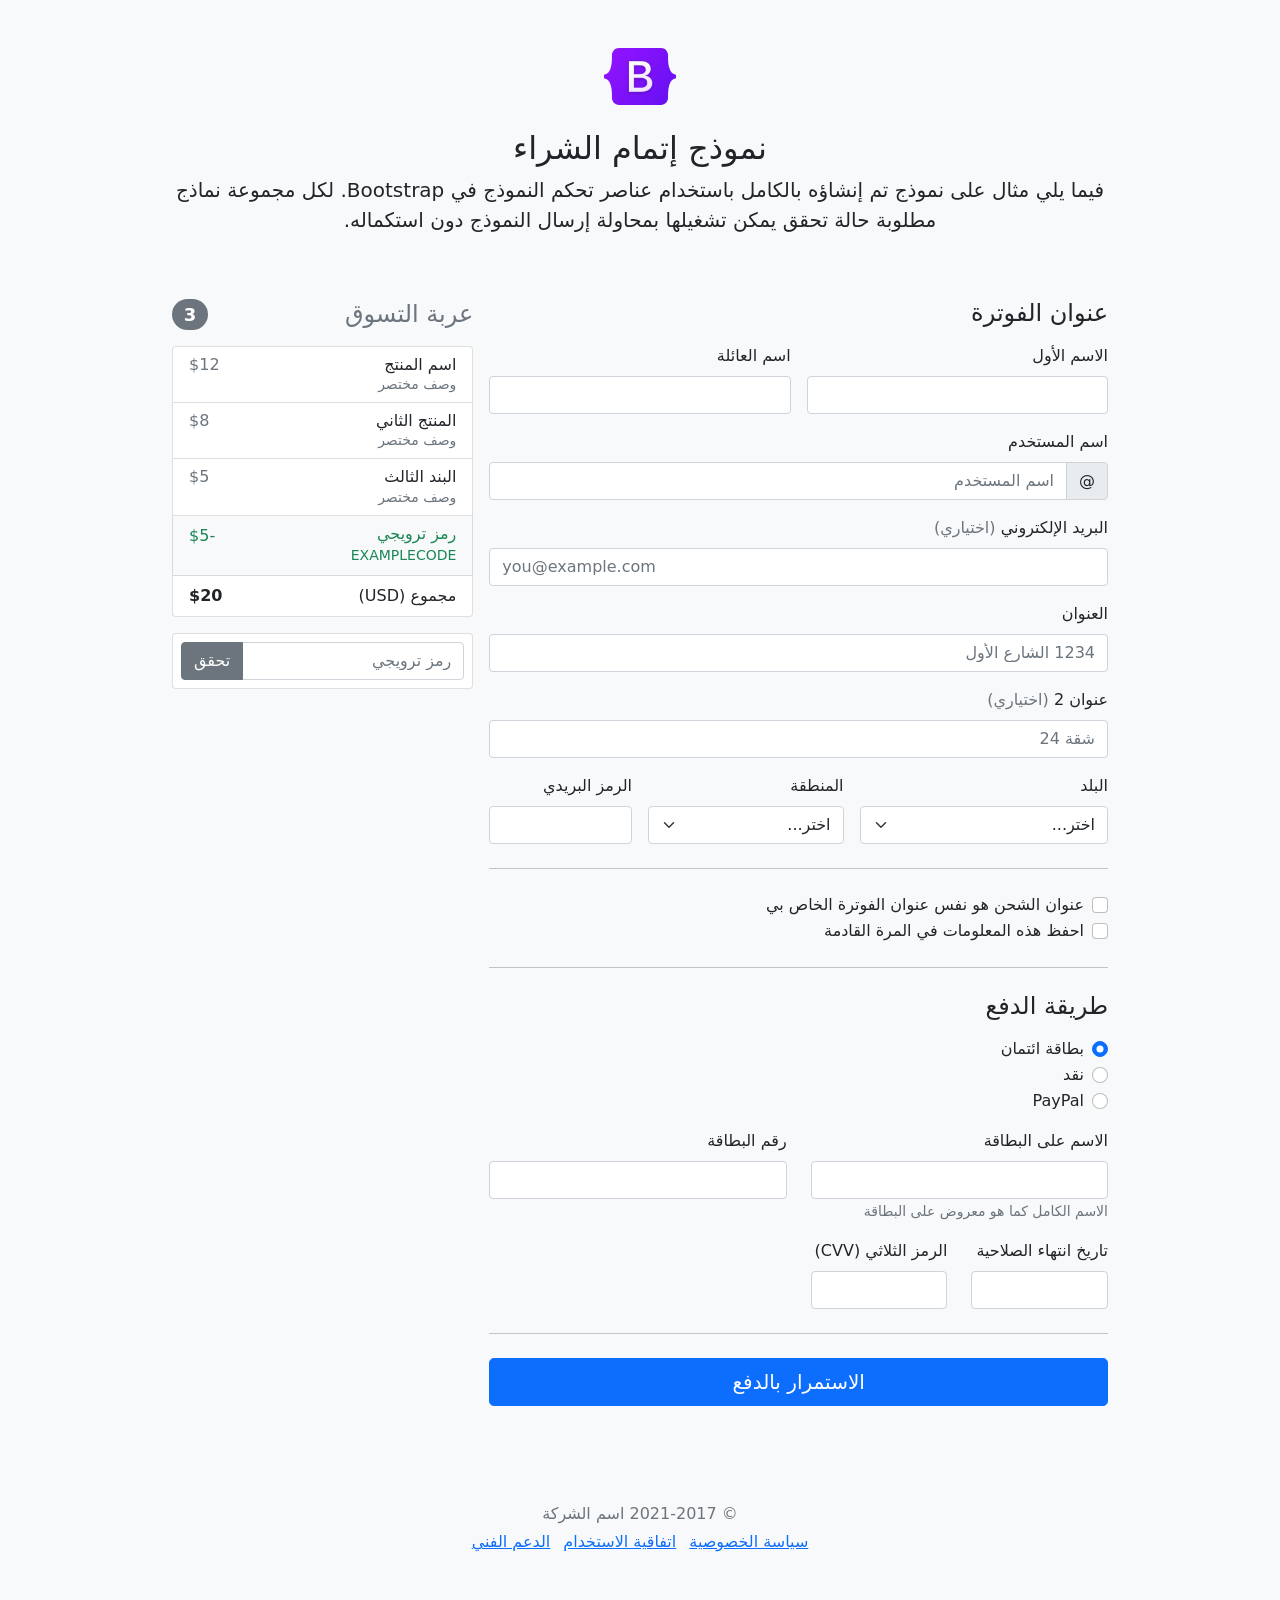
<file: desenvolvimento_web/projeto_bootstrap/bootstrap-5.0.2-examples/bootstrap-5.0.2-examples/checkout-rtl/index.html>
<!doctype html>
<html lang="ar" dir="rtl">
  <head>
    <meta charset="utf-8">
    <meta name="viewport" content="width=device-width, initial-scale=1">
    <meta name="description" content="">
    <meta name="author" content="Mark Otto, Jacob Thornton, and Bootstrap contributors">
    <meta name="generator" content="Hugo 0.84.0">
    <title>مثال إتمام الشراء · Bootstrap v5.0</title>

    <link rel="canonical" href="https://getbootstrap.com/docs/5.0/examples/checkout-rtl/">

    

    <!-- Bootstrap core CSS -->
<link href="../assets/dist/css/bootstrap.rtl.min.css" rel="stylesheet">

    <style>
      .bd-placeholder-img {
        font-size: 1.125rem;
        text-anchor: middle;
        -webkit-user-select: none;
        -moz-user-select: none;
        user-select: none;
      }

      @media (min-width: 768px) {
        .bd-placeholder-img-lg {
          font-size: 3.5rem;
        }
      }
    </style>

    
    <!-- Custom styles for this template -->
    <link href="../checkout/form-validation.css" rel="stylesheet">
  </head>
  <body class="bg-light">
    
<div class="container">
  <main>
    <div class="py-5 text-center">
      <img class="d-block mx-auto mb-4" src="../assets/brand/bootstrap-logo.svg" alt="" width="72" height="57">
      <h2>نموذج إتمام الشراء</h2>
      <p class="lead">فيما يلي مثال على نموذج تم إنشاؤه بالكامل باستخدام عناصر تحكم النموذج في Bootstrap. لكل مجموعة نماذج مطلوبة حالة تحقق يمكن تشغيلها بمحاولة إرسال النموذج دون استكماله.</p>
    </div>

    <div class="row g-3">
      <div class="col-md-5 col-lg-4 order-md-last">
        <h4 class="d-flex justify-content-between align-items-center mb-3">
          <span class="text-muted">عربة التسوق</span>
          <span class="badge bg-secondary rounded-pill">3</span>
        </h4>
        <ul class="list-group mb-3">
          <li class="list-group-item d-flex justify-content-between lh-sm">
            <div>
              <h6 class="my-0">اسم المنتج</h6>
              <small class="text-muted">وصف مختصر</small>
            </div>
            <span class="text-muted">$12</span>
          </li>
          <li class="list-group-item d-flex justify-content-between lh-sm">
            <div>
              <h6 class="my-0">المنتج الثاني</h6>
              <small class="text-muted">وصف مختصر</small>
            </div>
            <span class="text-muted">$8</span>
          </li>
          <li class="list-group-item d-flex justify-content-between lh-sm">
            <div>
              <h6 class="my-0">البند الثالث</h6>
              <small class="text-muted">وصف مختصر</small>
            </div>
            <span class="text-muted">$5</span>
          </li>
          <li class="list-group-item d-flex justify-content-between bg-light">
            <div class="text-success">
              <h6 class="my-0">رمز ترويجي</h6>
              <small>EXAMPLECODE</small>
            </div>
            <span class="text-success">-$5</span>
          </li>
          <li class="list-group-item d-flex justify-content-between">
            <span>مجموع (USD)</span>
            <strong>$20</strong>
          </li>
        </ul>

        <form class="card p-2">
          <div class="input-group">
            <input type="text" class="form-control" placeholder="رمز ترويجي">
            <button type="submit" class="btn btn-secondary">تحقق</button>
          </div>
        </form>
      </div>
      <div class="col-md-7 col-lg-8">
        <h4 class="mb-3">عنوان الفوترة</h4>
        <form class="needs-validation" novalidate>
          <div class="row g-3">
            <div class="col-sm-6">
              <label for="firstName" class="form-label">الاسم الأول</label>
              <input type="text" class="form-control" id="firstName" placeholder="" value="" required>
              <div class="invalid-feedback">
                يرجى إدخال اسم أول صحيح.
              </div>
            </div>

            <div class="col-sm-6">
              <label for="lastName" class="form-label">اسم العائلة</label>
              <input type="text" class="form-control" id="lastName" placeholder="" value="" required>
              <div class="invalid-feedback">
                يرجى إدخال اسم عائلة صحيح.
              </div>
            </div>

            <div class="col-12">
              <label for="username" class="form-label">اسم المستخدم</label>
              <div class="input-group has-validation">
                <span class="input-group-text">@</span>
                <input type="text" class="form-control" id="username" placeholder="اسم المستخدم" required>
              <div class="invalid-feedback">
                اسم المستخدم الخاص بك مطلوب.
                </div>
              </div>
            </div>

            <div class="col-12">
              <label for="email" class="form-label">البريد الإلكتروني <span class="text-muted">(اختياري)</span></label>
              <input type="email" class="form-control" id="email" placeholder="you@example.com">
              <div class="invalid-feedback">
                يرجى إدخال عنوان بريد إلكتروني صحيح لتصلكم تحديثات الشحن.
              </div>
            </div>

            <div class="col-12">
              <label for="address" class="form-label">العنوان</label>
              <input type="text" class="form-control" id="address" placeholder="1234 الشارع الأول" required>
              <div class="invalid-feedback">
                يرجى إدخال عنوان الشحن الخاص بك.
              </div>
            </div>

            <div class="col-12">
              <label for="address2" class="form-label">عنوان 2 <span class="text-muted">(اختياري)</span></label>
              <input type="text" class="form-control" id="address2" placeholder="شقة 24">
            </div>

            <div class="col-md-5">
              <label for="country" class="form-label">البلد</label>
              <select class="form-select" id="country" required>
                <option value="">اختر...</option>
                <option>الولايات المتحدة الأمريكية</option>
              </select>
              <div class="invalid-feedback">
                يرجى اختيار بلد صحيح.
              </div>
            </div>

            <div class="col-md-4">
              <label for="state" class="form-label">المنطقة</label>
              <select class="form-select" id="state" required>
                <option value="">اختر...</option>
                <option>كاليفورنيا</option>
              </select>
              <div class="invalid-feedback">
                يرجى اختيار اسم منطقة صحيح.
              </div>
            </div>

            <div class="col-md-3">
              <label for="zip" class="form-label">الرمز البريدي</label>
              <input type="text" class="form-control" id="zip" placeholder="" required>
              <div class="invalid-feedback">
                الرمز البريدي مطلوب.
              </div>
            </div>
          </div>

          <hr class="my-4">

          <div class="form-check">
            <input type="checkbox" class="form-check-input" id="same-address">
            <label class="form-check-label" for="same-address">عنوان الشحن هو نفس عنوان الفوترة الخاص بي</label>
          </div>

          <div class="form-check">
            <input type="checkbox" class="form-check-input" id="save-info">
            <label class="form-check-label" for="save-info">احفظ هذه المعلومات في المرة القادمة</label>
          </div>

          <hr class="my-4">

          <h4 class="mb-3">طريقة الدفع</h4>

          <div class="my-3">
            <div class="form-check">
              <input id="credit" name="paymentMethod" type="radio" class="form-check-input" checked required>
              <label class="form-check-label" for="credit">بطاقة ائتمان</label>
            </div>
            <div class="form-check">
              <input id="cash" name="paymentMethod" type="radio" class="form-check-input" required>
              <label class="form-check-label" for="cash">نقد</label>
            </div>
            <div class="form-check">
              <input id="paypal" name="paymentMethod" type="radio" class="form-check-input" required>
              <label class="form-check-label" for="paypal">PayPal</label>
            </div>
          </div>

          <div class="row gy-3">
            <div class="col-md-6">
              <label for="cc-name" class="form-label">الاسم على البطاقة</label>
              <input type="text" class="form-control" id="cc-name" placeholder="" required>
              <small class="text-muted">الاسم الكامل كما هو معروض على البطاقة</small>
              <div class="invalid-feedback">
                الاسم على البطاقة مطلوب
              </div>
            </div>

            <div class="col-md-6">
              <label for="cc-number" class="form-label">رقم البطاقة</label>
              <input type="text" class="form-control" id="cc-number" placeholder="" required>
              <div class="invalid-feedback">
                رقم بطاقة الائتمان مطلوب
              </div>
            </div>

            <div class="col-md-3">
              <label for="cc-expiration" class="form-label">تاريخ انتهاء الصلاحية</label>
              <input type="text" class="form-control" id="cc-expiration" placeholder="" required>
              <div class="invalid-feedback">
                تاريخ انتهاء الصلاحية مطلوب
              </div>
            </div>

            <div class="col-md-3">
              <label for="cc-cvv" class="form-label">الرمز الثلاثي (CVV)</label>
              <input type="text" class="form-control" id="cc-cvv" placeholder="" required>
              <div class="invalid-feedback">
                رمز الحماية مطلوب
              </div>
            </div>
          </div>

          <hr class="my-4">

          <button class="w-100 btn btn-primary btn-lg" type="submit">الاستمرار بالدفع</button>
        </form>
      </div>
    </div>
  </main>
  <footer class="my-5 pt-5 text-muted text-center text-small">
    <p class="mb-1">&copy; 2021-2017 اسم الشركة</p>
    <ul class="list-inline">
      <li class="list-inline-item"><a href="#">سياسة الخصوصية</a></li>
      <li class="list-inline-item"><a href="#">اتفاقية الاستخدام</a></li>
      <li class="list-inline-item"><a href="#">الدعم الفني</a></li>
    </ul>
  </footer>
</div>


    <script src="../assets/dist/js/bootstrap.bundle.min.js"></script>

      <script src="../checkout/form-validation.js"></script>
  </body>
</html>
</file>
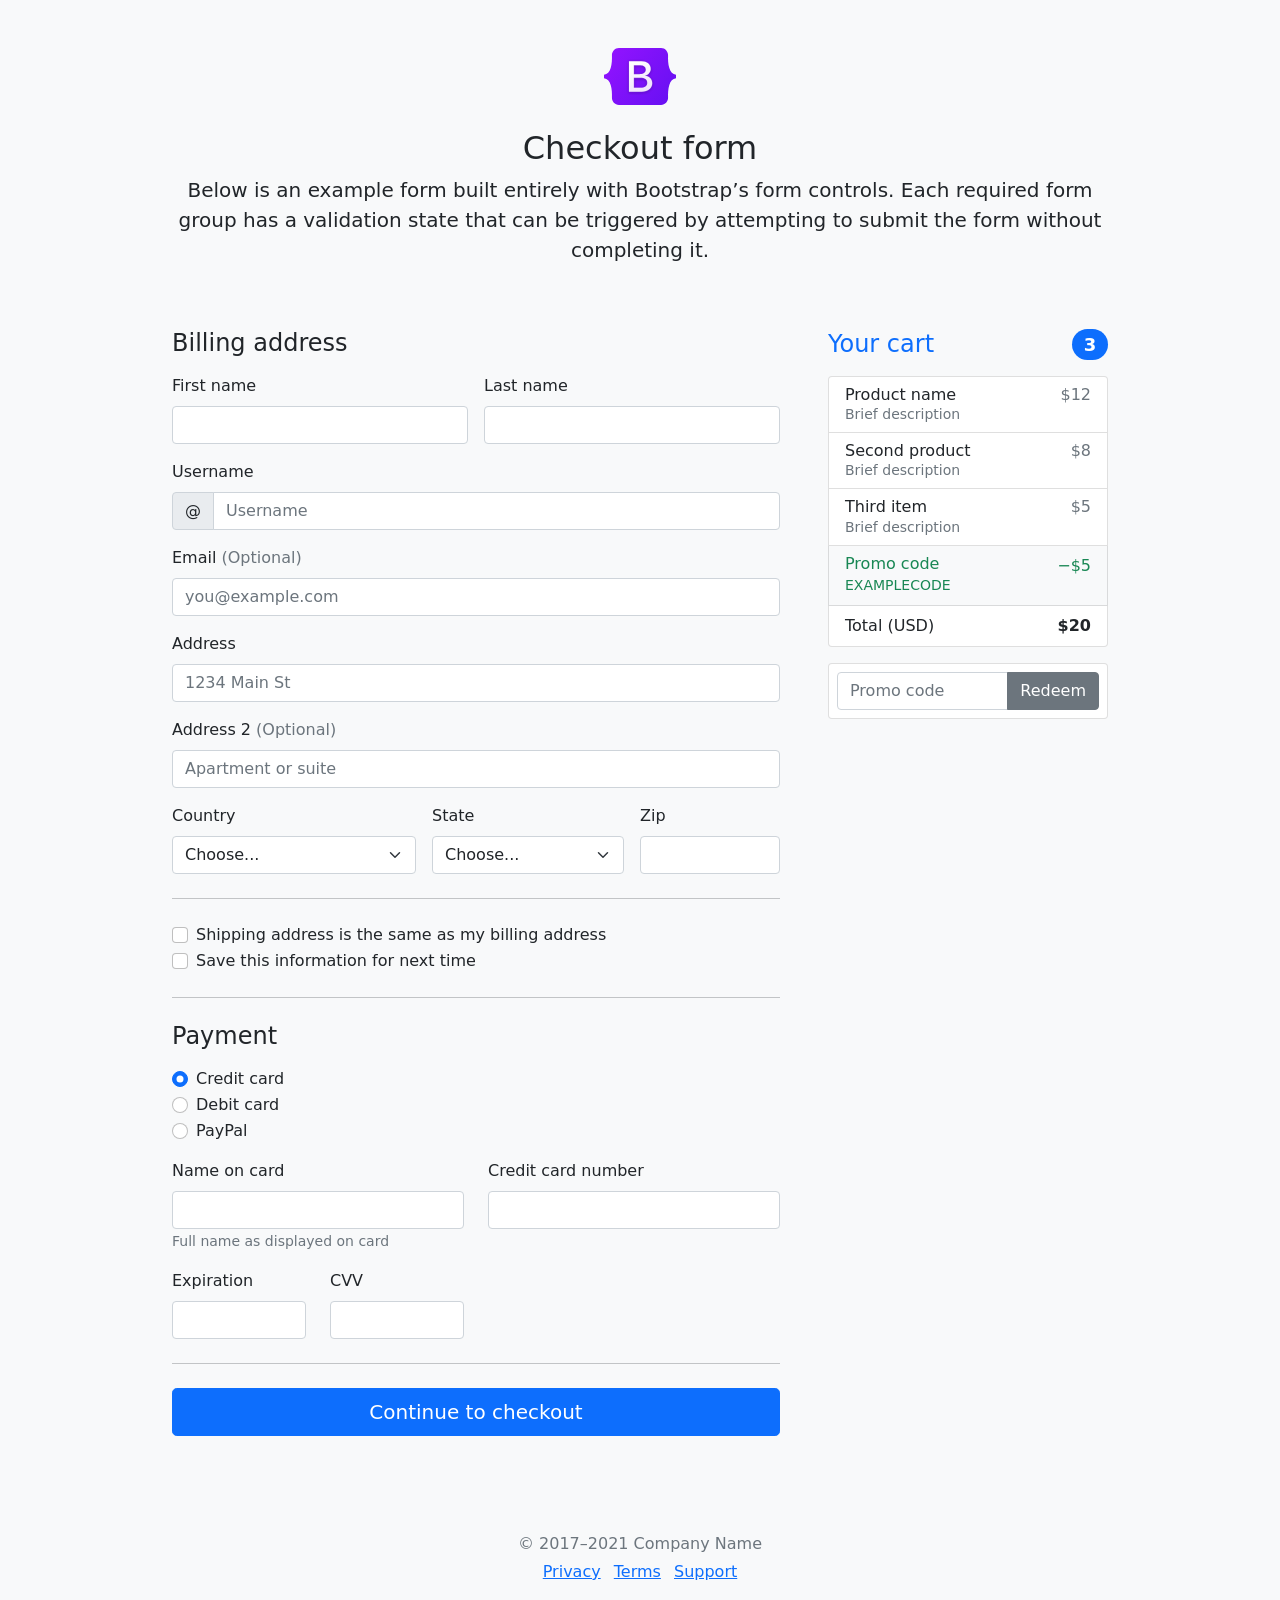
<file: desenvolvimento_web/projeto_bootstrap/bootstrap-5.0.2-examples/bootstrap-5.0.2-examples/checkout/index.html>
<!doctype html>
<html lang="en">
  <head>
    <meta charset="utf-8">
    <meta name="viewport" content="width=device-width, initial-scale=1">
    <meta name="description" content="">
    <meta name="author" content="Mark Otto, Jacob Thornton, and Bootstrap contributors">
    <meta name="generator" content="Hugo 0.84.0">
    <title>Checkout example · Bootstrap v5.0</title>

    <link rel="canonical" href="https://getbootstrap.com/docs/5.0/examples/checkout/">

    

    <!-- Bootstrap core CSS -->
<link href="../assets/dist/css/bootstrap.min.css" rel="stylesheet">

    <style>
      .bd-placeholder-img {
        font-size: 1.125rem;
        text-anchor: middle;
        -webkit-user-select: none;
        -moz-user-select: none;
        user-select: none;
      }

      @media (min-width: 768px) {
        .bd-placeholder-img-lg {
          font-size: 3.5rem;
        }
      }
    </style>

    
    <!-- Custom styles for this template -->
    <link href="form-validation.css" rel="stylesheet">
  </head>
  <body class="bg-light">
    
<div class="container">
  <main>
    <div class="py-5 text-center">
      <img class="d-block mx-auto mb-4" src="../assets/brand/bootstrap-logo.svg" alt="" width="72" height="57">
      <h2>Checkout form</h2>
      <p class="lead">Below is an example form built entirely with Bootstrap’s form controls. Each required form group has a validation state that can be triggered by attempting to submit the form without completing it.</p>
    </div>

    <div class="row g-5">
      <div class="col-md-5 col-lg-4 order-md-last">
        <h4 class="d-flex justify-content-between align-items-center mb-3">
          <span class="text-primary">Your cart</span>
          <span class="badge bg-primary rounded-pill">3</span>
        </h4>
        <ul class="list-group mb-3">
          <li class="list-group-item d-flex justify-content-between lh-sm">
            <div>
              <h6 class="my-0">Product name</h6>
              <small class="text-muted">Brief description</small>
            </div>
            <span class="text-muted">$12</span>
          </li>
          <li class="list-group-item d-flex justify-content-between lh-sm">
            <div>
              <h6 class="my-0">Second product</h6>
              <small class="text-muted">Brief description</small>
            </div>
            <span class="text-muted">$8</span>
          </li>
          <li class="list-group-item d-flex justify-content-between lh-sm">
            <div>
              <h6 class="my-0">Third item</h6>
              <small class="text-muted">Brief description</small>
            </div>
            <span class="text-muted">$5</span>
          </li>
          <li class="list-group-item d-flex justify-content-between bg-light">
            <div class="text-success">
              <h6 class="my-0">Promo code</h6>
              <small>EXAMPLECODE</small>
            </div>
            <span class="text-success">−$5</span>
          </li>
          <li class="list-group-item d-flex justify-content-between">
            <span>Total (USD)</span>
            <strong>$20</strong>
          </li>
        </ul>

        <form class="card p-2">
          <div class="input-group">
            <input type="text" class="form-control" placeholder="Promo code">
            <button type="submit" class="btn btn-secondary">Redeem</button>
          </div>
        </form>
      </div>
      <div class="col-md-7 col-lg-8">
        <h4 class="mb-3">Billing address</h4>
        <form class="needs-validation" novalidate>
          <div class="row g-3">
            <div class="col-sm-6">
              <label for="firstName" class="form-label">First name</label>
              <input type="text" class="form-control" id="firstName" placeholder="" value="" required>
              <div class="invalid-feedback">
                Valid first name is required.
              </div>
            </div>

            <div class="col-sm-6">
              <label for="lastName" class="form-label">Last name</label>
              <input type="text" class="form-control" id="lastName" placeholder="" value="" required>
              <div class="invalid-feedback">
                Valid last name is required.
              </div>
            </div>

            <div class="col-12">
              <label for="username" class="form-label">Username</label>
              <div class="input-group has-validation">
                <span class="input-group-text">@</span>
                <input type="text" class="form-control" id="username" placeholder="Username" required>
              <div class="invalid-feedback">
                  Your username is required.
                </div>
              </div>
            </div>

            <div class="col-12">
              <label for="email" class="form-label">Email <span class="text-muted">(Optional)</span></label>
              <input type="email" class="form-control" id="email" placeholder="you@example.com">
              <div class="invalid-feedback">
                Please enter a valid email address for shipping updates.
              </div>
            </div>

            <div class="col-12">
              <label for="address" class="form-label">Address</label>
              <input type="text" class="form-control" id="address" placeholder="1234 Main St" required>
              <div class="invalid-feedback">
                Please enter your shipping address.
              </div>
            </div>

            <div class="col-12">
              <label for="address2" class="form-label">Address 2 <span class="text-muted">(Optional)</span></label>
              <input type="text" class="form-control" id="address2" placeholder="Apartment or suite">
            </div>

            <div class="col-md-5">
              <label for="country" class="form-label">Country</label>
              <select class="form-select" id="country" required>
                <option value="">Choose...</option>
                <option>United States</option>
              </select>
              <div class="invalid-feedback">
                Please select a valid country.
              </div>
            </div>

            <div class="col-md-4">
              <label for="state" class="form-label">State</label>
              <select class="form-select" id="state" required>
                <option value="">Choose...</option>
                <option>California</option>
              </select>
              <div class="invalid-feedback">
                Please provide a valid state.
              </div>
            </div>

            <div class="col-md-3">
              <label for="zip" class="form-label">Zip</label>
              <input type="text" class="form-control" id="zip" placeholder="" required>
              <div class="invalid-feedback">
                Zip code required.
              </div>
            </div>
          </div>

          <hr class="my-4">

          <div class="form-check">
            <input type="checkbox" class="form-check-input" id="same-address">
            <label class="form-check-label" for="same-address">Shipping address is the same as my billing address</label>
          </div>

          <div class="form-check">
            <input type="checkbox" class="form-check-input" id="save-info">
            <label class="form-check-label" for="save-info">Save this information for next time</label>
          </div>

          <hr class="my-4">

          <h4 class="mb-3">Payment</h4>

          <div class="my-3">
            <div class="form-check">
              <input id="credit" name="paymentMethod" type="radio" class="form-check-input" checked required>
              <label class="form-check-label" for="credit">Credit card</label>
            </div>
            <div class="form-check">
              <input id="debit" name="paymentMethod" type="radio" class="form-check-input" required>
              <label class="form-check-label" for="debit">Debit card</label>
            </div>
            <div class="form-check">
              <input id="paypal" name="paymentMethod" type="radio" class="form-check-input" required>
              <label class="form-check-label" for="paypal">PayPal</label>
            </div>
          </div>

          <div class="row gy-3">
            <div class="col-md-6">
              <label for="cc-name" class="form-label">Name on card</label>
              <input type="text" class="form-control" id="cc-name" placeholder="" required>
              <small class="text-muted">Full name as displayed on card</small>
              <div class="invalid-feedback">
                Name on card is required
              </div>
            </div>

            <div class="col-md-6">
              <label for="cc-number" class="form-label">Credit card number</label>
              <input type="text" class="form-control" id="cc-number" placeholder="" required>
              <div class="invalid-feedback">
                Credit card number is required
              </div>
            </div>

            <div class="col-md-3">
              <label for="cc-expiration" class="form-label">Expiration</label>
              <input type="text" class="form-control" id="cc-expiration" placeholder="" required>
              <div class="invalid-feedback">
                Expiration date required
              </div>
            </div>

            <div class="col-md-3">
              <label for="cc-cvv" class="form-label">CVV</label>
              <input type="text" class="form-control" id="cc-cvv" placeholder="" required>
              <div class="invalid-feedback">
                Security code required
              </div>
            </div>
          </div>

          <hr class="my-4">

          <button class="w-100 btn btn-primary btn-lg" type="submit">Continue to checkout</button>
        </form>
      </div>
    </div>
  </main>

  <footer class="my-5 pt-5 text-muted text-center text-small">
    <p class="mb-1">&copy; 2017–2021 Company Name</p>
    <ul class="list-inline">
      <li class="list-inline-item"><a href="#">Privacy</a></li>
      <li class="list-inline-item"><a href="#">Terms</a></li>
      <li class="list-inline-item"><a href="#">Support</a></li>
    </ul>
  </footer>
</div>


    <script src="../assets/dist/js/bootstrap.bundle.min.js"></script>

      <script src="form-validation.js"></script>
  </body>
</html>
</file>
<file: desenvolvimento_web/sistema_de_tarefas/css/style.css>
body {
    background-color: #ffe5ec;
    font-family: 'Segoe UI', Tahoma, Geneva, Verdana, sans-serif;
}

.navbar {
    background-color: #a4133c;
}

.navbar .nav-link {
    color: white;
}

.btn-primary {
    background-color: #ff4d6d;
    border: none;
}

.btn-primary:hover{
    background-color: #e04362;
}

.btn-warning{
    background-color: #ff758f;
    border: none;
    color: white;
}

.btn-warning:hover{
    background-color: #e64973;
}

/*
.card {
    background-color: #ffccd5;
}
*/

.card {
    border: none;
    border-radius: 15px;
    box-shadow: 0 4px 15px rgba(0, 0, 0, 0.08);
    background-color: #ffffff;
}

.card:hover {
    transform: translateY(-5px);
    transition: 0.3s;
}
</file>
<file: desenvolvimento_web/projeto_bootstrap/bootstrap-5.0.2-examples/bootstrap-5.0.2-examples/blog/blog.rtl.css>
/* stylelint-disable selector-list-comma-newline-after */

.blog-header {
  line-height: 1;
  border-bottom: 1px solid #e5e5e5;
}

.blog-header-logo {
  font-family: Amiri, Georgia, "Times New Roman", serif;
  font-size: 2.25rem;
}

.blog-header-logo:hover {
  text-decoration: none;
}

h1, h2, h3, h4, h5, h6 {
  font-family: Amiri, Georgia, "Times New Roman", serif;
}

.display-4 {
  font-size: 2.5rem;
}
@media (min-width: 768px) {
  .display-4 {
    font-size: 3rem;
  }
}

.nav-scroller {
  position: relative;
  z-index: 2;
  height: 2.75rem;
  overflow-y: hidden;
}

.nav-scroller .nav {
  display: flex;
  flex-wrap: nowrap;
  padding-bottom: 1rem;
  margin-top: -1px;
  overflow-x: auto;
  text-align: center;
  white-space: nowrap;
  -webkit-overflow-scrolling: touch;
}

.nav-scroller .nav-link {
  padding-top: .75rem;
  padding-bottom: .75rem;
  font-size: .875rem;
}

.card-img-right {
  height: 100%;
  border-radius: 3px 0 0 3px;
}

.flex-auto {
  flex: 0 0 auto;
}

.h-250 { height: 250px; }
@media (min-width: 768px) {
  .h-md-250 { height: 250px; }
}

/* Pagination */
.blog-pagination {
  margin-bottom: 4rem;
}
.blog-pagination > .btn {
  border-radius: 2rem;
}

/*
 * Blog posts
 */
.blog-post {
  margin-bottom: 4rem;
}
.blog-post-title {
  margin-bottom: .25rem;
  font-size: 2.5rem;
}
.blog-post-meta {
  margin-bottom: 1.25rem;
  color: #727272;
}

/*
 * Footer
 */
.blog-footer {
  padding: 2.5rem 0;
  color: #727272;
  text-align: center;
  background-color: #f9f9f9;
  border-top: .05rem solid #e5e5e5;
}
.blog-footer p:last-child {
  margin-bottom: 0;
}
</file>
<file: desenvolvimento_web/projeto_bootstrap/bootstrap-5.0.2-examples/bootstrap-5.0.2-examples/blog/blog.css>
/* stylelint-disable selector-list-comma-newline-after */

.blog-header {
  line-height: 1;
  border-bottom: 1px solid #e5e5e5;
}

.blog-header-logo {
  font-family: "Playfair Display", Georgia, "Times New Roman", serif/*rtl:Amiri, Georgia, "Times New Roman", serif*/;
  font-size: 2.25rem;
}

.blog-header-logo:hover {
  text-decoration: none;
}

h1, h2, h3, h4, h5, h6 {
  font-family: "Playfair Display", Georgia, "Times New Roman", serif/*rtl:Amiri, Georgia, "Times New Roman", serif*/;
}

.display-4 {
  font-size: 2.5rem;
}
@media (min-width: 768px) {
  .display-4 {
    font-size: 3rem;
  }
}

.nav-scroller {
  position: relative;
  z-index: 2;
  height: 2.75rem;
  overflow-y: hidden;
}

.nav-scroller .nav {
  display: flex;
  flex-wrap: nowrap;
  padding-bottom: 1rem;
  margin-top: -1px;
  overflow-x: auto;
  text-align: center;
  white-space: nowrap;
  -webkit-overflow-scrolling: touch;
}

.nav-scroller .nav-link {
  padding-top: .75rem;
  padding-bottom: .75rem;
  font-size: .875rem;
}

.card-img-right {
  height: 100%;
  border-radius: 0 3px 3px 0;
}

.flex-auto {
  flex: 0 0 auto;
}

.h-250 { height: 250px; }
@media (min-width: 768px) {
  .h-md-250 { height: 250px; }
}

/* Pagination */
.blog-pagination {
  margin-bottom: 4rem;
}
.blog-pagination > .btn {
  border-radius: 2rem;
}

/*
 * Blog posts
 */
.blog-post {
  margin-bottom: 4rem;
}
.blog-post-title {
  margin-bottom: .25rem;
  font-size: 2.5rem;
}
.blog-post-meta {
  margin-bottom: 1.25rem;
  color: #727272;
}

/*
 * Footer
 */
.blog-footer {
  padding: 2.5rem 0;
  color: #727272;
  text-align: center;
  background-color: #f9f9f9;
  border-top: .05rem solid #e5e5e5;
}
.blog-footer p:last-child {
  margin-bottom: 0;
}
</file>
<file: desenvolvimento_web/projeto_bootstrap/bootstrap-5.0.2-examples/bootstrap-5.0.2-examples/carousel/carousel.rtl.css>
/* GLOBAL STYLES
-------------------------------------------------- */
/* Padding below the footer and lighter body text */

body {
  padding-top: 3rem;
  padding-bottom: 3rem;
  color: #5a5a5a;
}


/* CUSTOMIZE THE CAROUSEL
-------------------------------------------------- */

/* Carousel base class */
.carousel {
  margin-bottom: 4rem;
}
/* Since positioning the image, we need to help out the caption */
.carousel-caption {
  bottom: 3rem;
  z-index: 10;
}

/* Declare heights because of positioning of img element */
.carousel-item {
  height: 32rem;
}
.carousel-item > img {
  position: absolute;
  top: 0;
  right: 0;
  min-width: 100%;
  height: 32rem;
}


/* MARKETING CONTENT
-------------------------------------------------- */

/* Center align the text within the three columns below the carousel */
.marketing .col-lg-4 {
  margin-bottom: 1.5rem;
  text-align: center;
}
.marketing h2 {
  font-weight: 400;
}
.marketing .col-lg-4 p {
  margin-right: .75rem;
  margin-left: .75rem;
}


/* Featurettes
------------------------- */

.featurette-divider {
  margin: 5rem 0; /* Space out the Bootstrap <hr> more */
}

/* Thin out the marketing headings */
.featurette-heading {
  font-weight: 300;
  line-height: 1;
}


/* RESPONSIVE CSS
-------------------------------------------------- */

@media (min-width: 40em) {
  /* Bump up size of carousel content */
  .carousel-caption p {
    margin-bottom: 1.25rem;
    font-size: 1.25rem;
    line-height: 1.4;
  }

  .featurette-heading {
    font-size: 50px;
  }
}

@media (min-width: 62em) {
  .featurette-heading {
    margin-top: 7rem;
  }
}
</file>
<file: desenvolvimento_web/projeto_bootstrap/bootstrap-5.0.2-examples/bootstrap-5.0.2-examples/carousel/carousel.css>
/* GLOBAL STYLES
-------------------------------------------------- */
/* Padding below the footer and lighter body text */

body {
  padding-top: 3rem;
  padding-bottom: 3rem;
  color: #5a5a5a;
}


/* CUSTOMIZE THE CAROUSEL
-------------------------------------------------- */

/* Carousel base class */
.carousel {
  margin-bottom: 4rem;
}
/* Since positioning the image, we need to help out the caption */
.carousel-caption {
  bottom: 3rem;
  z-index: 10;
}

/* Declare heights because of positioning of img element */
.carousel-item {
  height: 32rem;
}
.carousel-item > img {
  position: absolute;
  top: 0;
  left: 0;
  min-width: 100%;
  height: 32rem;
}


/* MARKETING CONTENT
-------------------------------------------------- */

/* Center align the text within the three columns below the carousel */
.marketing .col-lg-4 {
  margin-bottom: 1.5rem;
  text-align: center;
}
.marketing h2 {
  font-weight: 400;
}
/* rtl:begin:ignore */
.marketing .col-lg-4 p {
  margin-right: .75rem;
  margin-left: .75rem;
}
/* rtl:end:ignore */


/* Featurettes
------------------------- */

.featurette-divider {
  margin: 5rem 0; /* Space out the Bootstrap <hr> more */
}

/* Thin out the marketing headings */
.featurette-heading {
  font-weight: 300;
  line-height: 1;
  /* rtl:remove */
  letter-spacing: -.05rem;
}


/* RESPONSIVE CSS
-------------------------------------------------- */

@media (min-width: 40em) {
  /* Bump up size of carousel content */
  .carousel-caption p {
    margin-bottom: 1.25rem;
    font-size: 1.25rem;
    line-height: 1.4;
  }

  .featurette-heading {
    font-size: 50px;
  }
}

@media (min-width: 62em) {
  .featurette-heading {
    margin-top: 7rem;
  }
}
</file>
<file: desenvolvimento_web/projeto_bootstrap/bootstrap-5.0.2-examples/bootstrap-5.0.2-examples/checkout/form-validation.css>
.container {
  max-width: 960px;
}
</file>
<file: desenvolvimento_web/projeto_bootstrap/bootstrap-5.0.2-examples/bootstrap-5.0.2-examples/cheatsheet/cheatsheet.rtl.css>
body {
  scroll-behavior: smooth;
}

/**
 * Bootstrap "Journal code" icon
 * @link https://icons.getbootstrap.com/icons/journal-code/
 */
.bd-heading a::before {
  display: inline-block;
  width: 1em;
  height: 1em;
  margin-left: .25rem;
  content: "";
  background-image: url("data:image/svg+xml,%3Csvg xmlns='http://www.w3.org/2000/svg' fill='%25230d6efd' viewBox='0 0 16 16'%3E%3Cpath d='M4 1h8a2 2 0 0 1 2 2v10a2 2 0 0 1-2 2H4a2 2 0 0 1-2-2h1a1 1 0 0 0 1 1h8a1 1 0 0 0 1-1V3a1 1 0 0 0-1-1H4a1 1 0 0 0-1 1H2a2 2 0 0 1 2-2z'/%3E%3Cpath d='M2 5v-.5a.5.5 0 0 1 1 0V5h.5a.5.5 0 0 1 0 1h-2a.5.5 0 0 1 0-1H2zm0 3v-.5a.5.5 0 0 1 1 0V8h.5a.5.5 0 0 1 0 1h-2a.5.5 0 0 1 0-1H2zm0 3v-.5a.5.5 0 0 1 1 0v.5h.5a.5.5 0 0 1 0 1h-2a.5.5 0 0 1 0-1H2z'/%3E%3Cpath fill-rule='evenodd' d='M8.646 5.646a.5.5 0 0 1 .708 0l2 2a.5.5 0 0 1 0 .708l-2 2a.5.5 0 0 1-.708-.708L10.293 8 8.646 6.354a.5.5 0 0 1 0-.708zm-1.292 0a.5.5 0 0 0-.708 0l-2 2a.5.5 0 0 0 0 .708l2 2a.5.5 0 0 0 .708-.708L5.707 8l1.647-1.646a.5.5 0 0 0 0-.708z'/%3E%3C/svg%3E");
  background-size: 1em;
}

/* stylelint-disable-next-line selector-max-universal */
.bd-heading + div > * + * {
  margin-top: 3rem;
}

/* Table of contents */
.bd-aside a {
  padding: .1875rem .5rem;
  margin-top: .125rem;
  margin-right: .3125rem;
  color: rgba(0, 0, 0, .65);
  text-decoration: none;
}

.bd-aside a:hover,
.bd-aside a:focus {
  color: rgba(0, 0, 0, .85);
  background-color: rgba(121, 82, 179, .1);
}

.bd-aside .active {
  font-weight: 600;
  color: rgba(0, 0, 0, .85);
}

.bd-aside .btn {
  padding: .25rem .5rem;
  font-weight: 600;
  color: rgba(0, 0, 0, .65);
  border: 0;
}

.bd-aside .btn:hover,
.bd-aside .btn:focus {
  color: rgba(0, 0, 0, .85);
  background-color: rgba(121, 82, 179, .1);
}

.bd-aside .btn:focus {
  box-shadow: 0 0 0 1px rgba(121, 82, 179, .7);
}

.bd-aside .btn::before {
  width: 1.25em;
  line-height: 0;
  content: url("data:image/svg+xml,%3csvg xmlns='http://www.w3.org/2000/svg' width='16' height='16' viewBox='0 0 16 16'%3e%3cpath fill='none' stroke='rgba%280,0,0,.5%29' stroke-linecap='round' stroke-linejoin='round' stroke-width='2' d='M5 14l6-6-6-6'/%3e%3c/svg%3e");
  transition: transform .35s ease;
  transform: rotate(180deg) translateX(-2px);
  transform-origin: .5em 50%;
}

.bd-aside .btn[aria-expanded="true"]::before {
  transform: rotate(90deg);
}


/* Examples */
.scrollspy-example {
  position: relative;
  height: 200px;
  margin-top: .5rem;
  overflow: auto;
}

[id="modal"] .bd-example .btn,
[id="buttons"] .bd-example .btn,
[id="tooltips"] .bd-example .btn,
[id="popovers"] .bd-example .btn,
[id="dropdowns"] .bd-example .btn-group,
[id="dropdowns"] .bd-example .dropdown,
[id="dropdowns"] .bd-example .dropup,
[id="dropdowns"] .bd-example .dropend,
[id="dropdowns"] .bd-example .dropstart {
  margin: 0 0 1rem 1rem;
}

/* Layout */
@media (min-width: 1200px) {
  body {
    display: grid;
    gap: 1rem;
    grid-template-columns: 1fr 4fr 1fr;
    grid-template-rows: auto;
  }

  .bd-header {
    position: fixed;
    top: 0;
    right: 0;
    left: 0;
    z-index: 1030;
    grid-column: 1 / span 3;
  }

  .bd-aside,
  .bd-cheatsheet {
    padding-top: 4rem;
  }

  /**
   * 1. Too bad only Firefox supports subgrids ATM
   */
  .bd-cheatsheet,
  .bd-cheatsheet section,
  .bd-cheatsheet article {
    display: inherit; /* 1 */
    gap: inherit; /* 1 */
    grid-template-columns: 1fr 4fr;
    grid-column: 1 / span 2;
    grid-template-rows: auto;
  }

  .bd-aside {
    grid-area: 1 / 3;
    scroll-margin-top: 4rem;
  }

  .bd-cheatsheet section,
  .bd-cheatsheet section > h2 {
    top: 2rem;
    scroll-margin-top: 2rem;
  }

  .bd-cheatsheet section > h2::before {
    position: absolute;
    top: 0;
    right: 0;
    bottom: -2rem;
    left: 0;
    z-index: -1;
    content: "";
    background-image: linear-gradient(to bottom, rgba(255, 255, 255, 1) calc(100% - 3rem), rgba(255, 255, 255, .01));
  }

  .bd-cheatsheet article,
  .bd-cheatsheet .bd-heading {
    top: 8rem;
    scroll-margin-top: 8rem;
  }

  .bd-cheatsheet .bd-heading {
    z-index: 1;
  }
}
</file>
<file: desenvolvimento_web/projeto_bootstrap/bootstrap-5.0.2-examples/bootstrap-5.0.2-examples/cheatsheet/cheatsheet.css>
body {
  scroll-behavior: smooth;
}

/**
 * Bootstrap "Journal code" icon
 * @link https://icons.getbootstrap.com/icons/journal-code/
 */
.bd-heading a::before {
  display: inline-block;
  width: 1em;
  height: 1em;
  margin-right: .25rem;
  content: "";
  background-image: url("data:image/svg+xml,%3Csvg xmlns='http://www.w3.org/2000/svg' fill='%25230d6efd' viewBox='0 0 16 16'%3E%3Cpath d='M4 1h8a2 2 0 0 1 2 2v10a2 2 0 0 1-2 2H4a2 2 0 0 1-2-2h1a1 1 0 0 0 1 1h8a1 1 0 0 0 1-1V3a1 1 0 0 0-1-1H4a1 1 0 0 0-1 1H2a2 2 0 0 1 2-2z'/%3E%3Cpath d='M2 5v-.5a.5.5 0 0 1 1 0V5h.5a.5.5 0 0 1 0 1h-2a.5.5 0 0 1 0-1H2zm0 3v-.5a.5.5 0 0 1 1 0V8h.5a.5.5 0 0 1 0 1h-2a.5.5 0 0 1 0-1H2zm0 3v-.5a.5.5 0 0 1 1 0v.5h.5a.5.5 0 0 1 0 1h-2a.5.5 0 0 1 0-1H2z'/%3E%3Cpath fill-rule='evenodd' d='M8.646 5.646a.5.5 0 0 1 .708 0l2 2a.5.5 0 0 1 0 .708l-2 2a.5.5 0 0 1-.708-.708L10.293 8 8.646 6.354a.5.5 0 0 1 0-.708zm-1.292 0a.5.5 0 0 0-.708 0l-2 2a.5.5 0 0 0 0 .708l2 2a.5.5 0 0 0 .708-.708L5.707 8l1.647-1.646a.5.5 0 0 0 0-.708z'/%3E%3C/svg%3E");
  background-size: 1em;
}

/* stylelint-disable-next-line selector-max-universal */
.bd-heading + div > * + * {
  margin-top: 3rem;
}

/* Table of contents */
.bd-aside a {
  padding: .1875rem .5rem;
  margin-top: .125rem;
  margin-left: .3125rem;
  color: rgba(0, 0, 0, .65);
  text-decoration: none;
}

.bd-aside a:hover,
.bd-aside a:focus {
  color: rgba(0, 0, 0, .85);
  background-color: rgba(121, 82, 179, .1);
}

.bd-aside .active {
  font-weight: 600;
  color: rgba(0, 0, 0, .85);
}

.bd-aside .btn {
  padding: .25rem .5rem;
  font-weight: 600;
  color: rgba(0, 0, 0, .65);
  border: 0;
}

.bd-aside .btn:hover,
.bd-aside .btn:focus {
  color: rgba(0, 0, 0, .85);
  background-color: rgba(121, 82, 179, .1);
}

.bd-aside .btn:focus {
  box-shadow: 0 0 0 1px rgba(121, 82, 179, .7);
}

.bd-aside .btn::before {
  width: 1.25em;
  line-height: 0;
  content: url("data:image/svg+xml,%3csvg xmlns='http://www.w3.org/2000/svg' width='16' height='16' viewBox='0 0 16 16'%3e%3cpath fill='none' stroke='rgba%280,0,0,.5%29' stroke-linecap='round' stroke-linejoin='round' stroke-width='2' d='M5 14l6-6-6-6'/%3e%3c/svg%3e");
  transition: transform .35s ease;

  /* rtl:raw:
  transform: rotate(180deg) translateX(-2px);
  */
  transform-origin: .5em 50%;
}

.bd-aside .btn[aria-expanded="true"]::before {
  transform: rotate(90deg)/* rtl:ignore */;
}


/* Examples */
.scrollspy-example {
  position: relative;
  height: 200px;
  margin-top: .5rem;
  overflow: auto;
}

[id="modal"] .bd-example .btn,
[id="buttons"] .bd-example .btn,
[id="tooltips"] .bd-example .btn,
[id="popovers"] .bd-example .btn,
[id="dropdowns"] .bd-example .btn-group,
[id="dropdowns"] .bd-example .dropdown,
[id="dropdowns"] .bd-example .dropup,
[id="dropdowns"] .bd-example .dropend,
[id="dropdowns"] .bd-example .dropstart {
  margin: 0 1rem 1rem 0;
}

/* Layout */
@media (min-width: 1200px) {
  body {
    display: grid;
    gap: 1rem;
    grid-template-columns: 1fr 4fr 1fr;
    grid-template-rows: auto;
  }

  .bd-header {
    position: fixed;
    top: 0;
    /* rtl:begin:ignore */
    right: 0;
    left: 0;
    /* rtl:end:ignore */
    z-index: 1030;
    grid-column: 1 / span 3;
  }

  .bd-aside,
  .bd-cheatsheet {
    padding-top: 4rem;
  }

  /**
   * 1. Too bad only Firefox supports subgrids ATM
   */
  .bd-cheatsheet,
  .bd-cheatsheet section,
  .bd-cheatsheet article {
    display: inherit; /* 1 */
    gap: inherit; /* 1 */
    grid-template-columns: 1fr 4fr;
    grid-column: 1 / span 2;
    grid-template-rows: auto;
  }

  .bd-aside {
    grid-area: 1 / 3;
    scroll-margin-top: 4rem;
  }

  .bd-cheatsheet section,
  .bd-cheatsheet section > h2 {
    top: 2rem;
    scroll-margin-top: 2rem;
  }

  .bd-cheatsheet section > h2::before {
    position: absolute;
    /* rtl:begin:ignore */
    top: 0;
    right: 0;
    bottom: -2rem;
    left: 0;
    /* rtl:end:ignore */
    z-index: -1;
    content: "";
    background-image: linear-gradient(to bottom, rgba(255, 255, 255, 1) calc(100% - 3rem), rgba(255, 255, 255, .01));
  }

  .bd-cheatsheet article,
  .bd-cheatsheet .bd-heading {
    top: 8rem;
    scroll-margin-top: 8rem;
  }

  .bd-cheatsheet .bd-heading {
    z-index: 1;
  }
}
</file>
